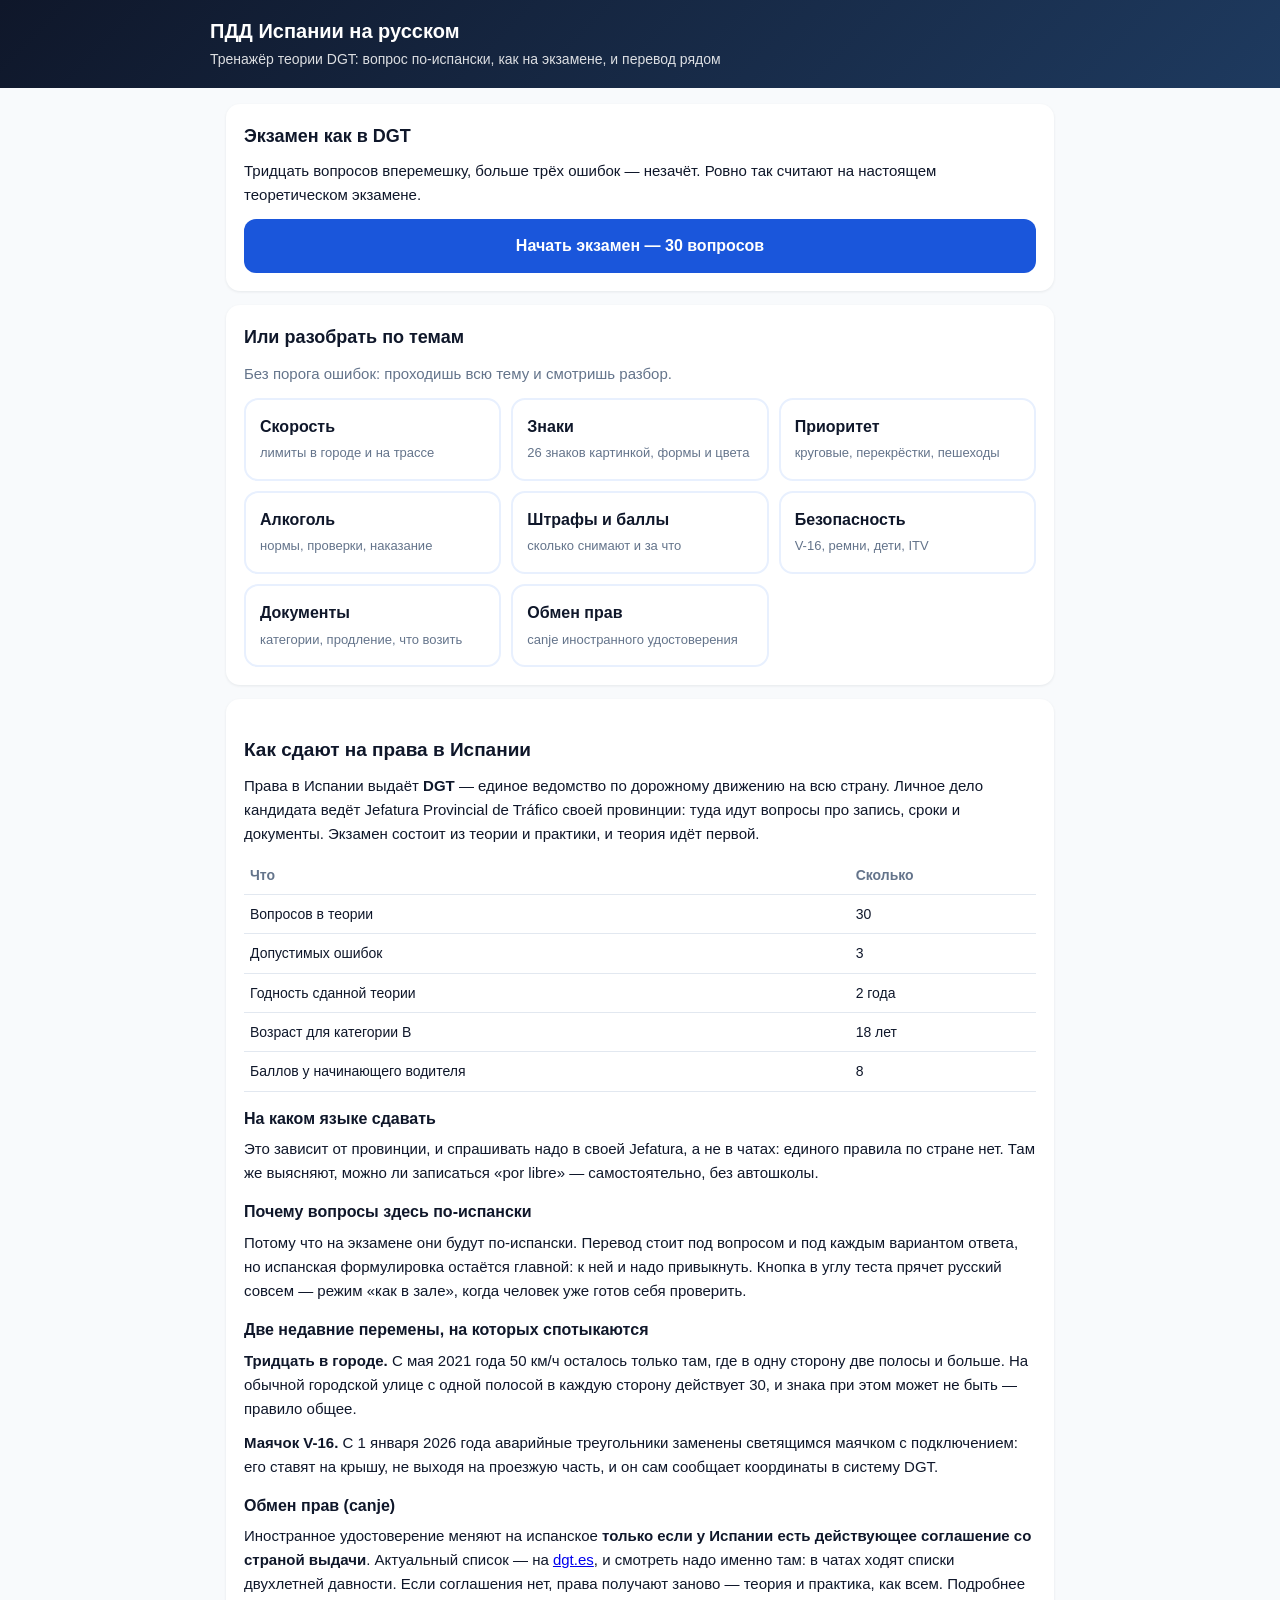
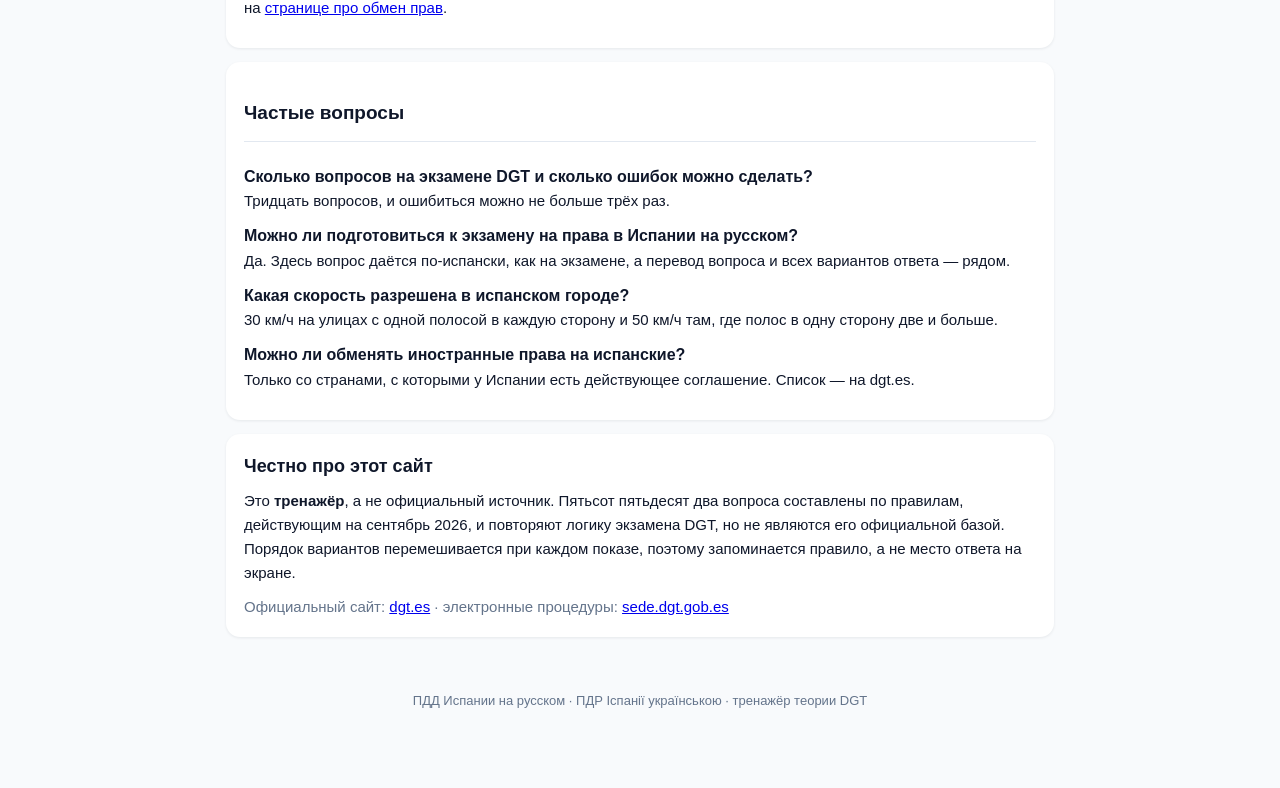
<file: index.html>
<!DOCTYPE html>
<html lang="ru">
<head>
<meta charset="UTF-8">
<meta name="viewport" content="width=device-width, initial-scale=1.0">
<meta http-equiv="Cache-Control" content="no-cache, no-store, must-revalidate">
<meta http-equiv="Pragma" content="no-cache">
<meta http-equiv="Expires" content="0">
<title>ПДД Испании на русском — тест DGT с переводом, знаки, правила, экзамен на права</title>
<meta name="description" content="ПДД Испании на русском языке: бесплатный тест DGT с переводом вопросов и ответов, дорожные знаки, скорость, приоритет, алкоголь, штрафы и баллы, обмен прав (canje). Подготовка к экзамену на права в Испании.">
<meta name="keywords" content="ПДД Испании, тест DGT, ПДД Испании на русском, экзамен на права в Испании, DGT test ruso, обмен прав в Испании, canje permiso, дорожные знаки Испании, ПДР Іспанії, теория на права Испания">
<meta property="og:title" content="ПДД Испании на русском — тест DGT с переводом">
<meta property="og:description" content="Бесплатный тренажёр теории DGT: вопрос по-испански, как на экзамене, и перевод на русский. 30 вопросов, 3 ошибки — как на настоящем экзамене.">
<meta property="og:type" content="website">
<meta name="theme-color" content="#0f172a">
<script async src="https://www.googletagmanager.com/gtag/js?id=G-8PW35WG9M5"></script>
<script>window.dataLayer=window.dataLayer||[];function gtag(){dataLayer.push(arguments);}gtag('js',new Date());gtag('config','G-8PW35WG9M5');</script>
<script async src="https://pagead2.googlesyndication.com/pagead/js/adsbygoogle.js?client=ca-pub-7529900678975882" crossorigin="anonymous"></script>
<link rel="canonical" href="https://braxno-dotcom.github.io/pdd-es/">
<link rel="manifest" href="manifest.json">
<link rel="apple-touch-icon" href="icono-180.png">
<link rel="icon" type="image/svg+xml" href="data:image/svg+xml,<svg xmlns='http://www.w3.org/2000/svg' viewBox='0 0 100 100'><circle cx='50' cy='50' r='48' fill='%230f172a' stroke='%231a56db' stroke-width='4'/><text x='50' y='40' text-anchor='middle' font-size='20' font-weight='bold' fill='%2360a5fa'>DGT</text><text x='50' y='62' text-anchor='middle' font-size='13' fill='white'>España</text><text x='50' y='80' text-anchor='middle' font-size='13' fill='%23f87171'>RU</text></svg>">
<link rel="stylesheet" href="estilo.css?v=20260916c">
<script type="application/ld+json">{"@context":"https://schema.org","@type":"FAQPage","mainEntity":[{"@type":"Question","name":"Сколько вопросов на экзамене DGT в Испании?","acceptedAnswer":{"@type":"Answer","text":"Тридцать вопросов, и ошибиться можно не больше трёх раз."}},{"@type":"Question","name":"Можно ли подготовиться к экзамену на права в Испании на русском языке?","acceptedAnswer":{"@type":"Answer","text":"Да. Этот тренажёр даёт вопрос по-испански, как на экзамене, и перевод вопроса и всех вариантов ответа на русский."}},{"@type":"Question","name":"Какая скорость разрешена в испанском городе?","acceptedAnswer":{"@type":"Answer","text":"30 км/ч на улицах с одной полосой в каждую сторону и 50 км/ч там, где полос в одну сторону две и больше."}},{"@type":"Question","name":"Можно ли обменять иностранные права на испанские?","acceptedAnswer":{"@type":"Answer","text":"Только со странами, с которыми у Испании есть действующее соглашение. Список стран нужно смотреть на dgt.es."}}]}</script>
</head>
<body>

<header>
  <div class="caja">
    <h1>ПДД Испании на русском</h1>
    <p>Тренажёр теории DGT: вопрос по-испански, как на экзамене, и перевод рядом</p>
  </div>
</header>

<main>

  <div class="tarjeta">
    <h2>Экзамен как в DGT</h2>
    <p>Тридцать вопросов вперемешку, больше трёх ошибок — незачёт. Ровно так считают
    на настоящем теоретическом экзамене.</p>
    <p style="margin-top:12px"><a class="boton" href="test.html">Начать экзамен — 30 вопросов</a></p>
  </div>

  <div class="tarjeta">
    <h2>Или разобрать по темам</h2>
    <p class="nota-pie" style="margin-bottom:12px">Без порога ошибок: проходишь всю тему и смотришь разбор.</p>
    <div class="temas">
      <a class="tema" href="velocidad.html"><b>Скорость</b><span>лимиты в городе и на трассе</span></a>
      <a class="tema" href="senales.html"><b>Знаки</b><span>26 знаков картинкой, формы и цвета</span></a>
      <a class="tema" href="prioridad.html"><b>Приоритет</b><span>круговые, перекрёстки, пешеходы</span></a>
      <a class="tema" href="alcohol.html"><b>Алкоголь</b><span>нормы, проверки, наказание</span></a>
      <a class="tema" href="multas.html"><b>Штрафы и баллы</b><span>сколько снимают и за что</span></a>
      <a class="tema" href="seguridad.html"><b>Безопасность</b><span>V-16, ремни, дети, ITV</span></a>
      <a class="tema" href="documentos.html"><b>Документы</b><span>категории, продление, что возить</span></a>
      <a class="tema" href="canje.html"><b>Обмен прав</b><span>canje иностранного удостоверения</span></a>
    </div>
  </div>


  <div class="tarjeta articulo">
    <h2>Как сдают на права в Испании</h2>
    <p>Права в Испании выдаёт <b>DGT</b> — единое ведомство по дорожному движению на всю
    страну. Личное дело кандидата ведёт <span lang="es">Jefatura Provincial de Tráfico</span>
    своей провинции: туда идут вопросы про запись, сроки и документы. Экзамен состоит
    из теории и практики, и теория идёт первой.</p>
    <table>
      <tr><th>Что</th><th>Сколько</th></tr>
      <tr><td>Вопросов в теории</td><td>30</td></tr>
      <tr><td>Допустимых ошибок</td><td>3</td></tr>
      <tr><td>Годность сданной теории</td><td>2 года</td></tr>
      <tr><td>Возраст для категории B</td><td>18 лет</td></tr>
      <tr><td>Баллов у начинающего водителя</td><td>8</td></tr>
    </table>

    <h3>На каком языке сдавать</h3>
    <p>Это зависит от провинции, и спрашивать надо в своей
    <span lang="es">Jefatura</span>, а не в чатах: единого правила по стране нет. Там же
    выясняют, можно ли записаться <span lang="es">«por libre»</span> — самостоятельно,
    без автошколы.</p>

    <h3>Почему вопросы здесь по-испански</h3>
    <p>Потому что на экзамене они будут по-испански. Перевод стоит под вопросом и под каждым
    вариантом ответа, но испанская формулировка остаётся главной: к ней и надо привыкнуть.
    Кнопка в углу теста прячет русский совсем — режим «как в зале», когда человек уже готов
    себя проверить.</p>

    <h3>Две недавние перемены, на которых спотыкаются</h3>
    <p><b>Тридцать в городе.</b> С мая 2021 года 50 км/ч осталось только там, где в одну
    сторону две полосы и больше. На обычной городской улице с одной полосой в каждую
    сторону действует 30, и знака при этом может не быть — правило общее.</p>
    <p><b>Маячок V-16.</b> С 1 января 2026 года аварийные треугольники заменены светящимся
    маячком с подключением: его ставят на крышу, не выходя на проезжую часть, и он сам
    сообщает координаты в систему DGT.</p>

    <h3>Обмен прав (canje)</h3>
    <p>Иностранное удостоверение меняют на испанское <b>только если у Испании есть
    действующее соглашение со страной выдачи</b>. Актуальный список — на
    <a href="https://www.dgt.es" rel="nofollow">dgt.es</a>, и смотреть надо именно там:
    в чатах ходят списки двухлетней давности. Если соглашения нет, права получают заново —
    теория и практика, как всем. Подробнее на <a href="canje.html">странице про обмен прав</a>.</p>
  </div>

  <div class="tarjeta articulo">
    <h2>Частые вопросы</h2>
    <div class="faq">
      <b>Сколько вопросов на экзамене DGT и сколько ошибок можно сделать?</b>
      <p>Тридцать вопросов, и ошибиться можно не больше трёх раз.</p>
      <b>Можно ли подготовиться к экзамену на права в Испании на русском?</b>
      <p>Да. Здесь вопрос даётся по-испански, как на экзамене, а перевод вопроса и всех
      вариантов ответа — рядом.</p>
      <b>Какая скорость разрешена в испанском городе?</b>
      <p>30 км/ч на улицах с одной полосой в каждую сторону и 50 км/ч там, где полос
      в одну сторону две и больше.</p>
      <b>Можно ли обменять иностранные права на испанские?</b>
      <p>Только со странами, с которыми у Испании есть действующее соглашение. Список —
      на dgt.es.</p>
    </div>
  </div>

  <div class="tarjeta">
    <h2>Честно про этот сайт</h2>
    <p>Это <b>тренажёр</b>, а не официальный источник. Пятьсот пятьдесят два вопроса составлены
    по правилам, действующим на сентябрь 2026, и повторяют логику экзамена DGT, но
    не являются его официальной базой. Порядок вариантов перемешивается при каждом показе,
    поэтому запоминается правило, а не место ответа на экране.</p>
    <p class="nota-pie">Официальный сайт: <a href="https://www.dgt.es" rel="nofollow">dgt.es</a> ·
    электронные процедуры: <a href="https://sede.dgt.gob.es" rel="nofollow">sede.dgt.gob.es</a></p>
  </div>

</main>

<footer>
  ПДД Испании на русском · ПДР Іспанії українською · тренажёр теории DGT
</footer>

</body>
</html>
</file>
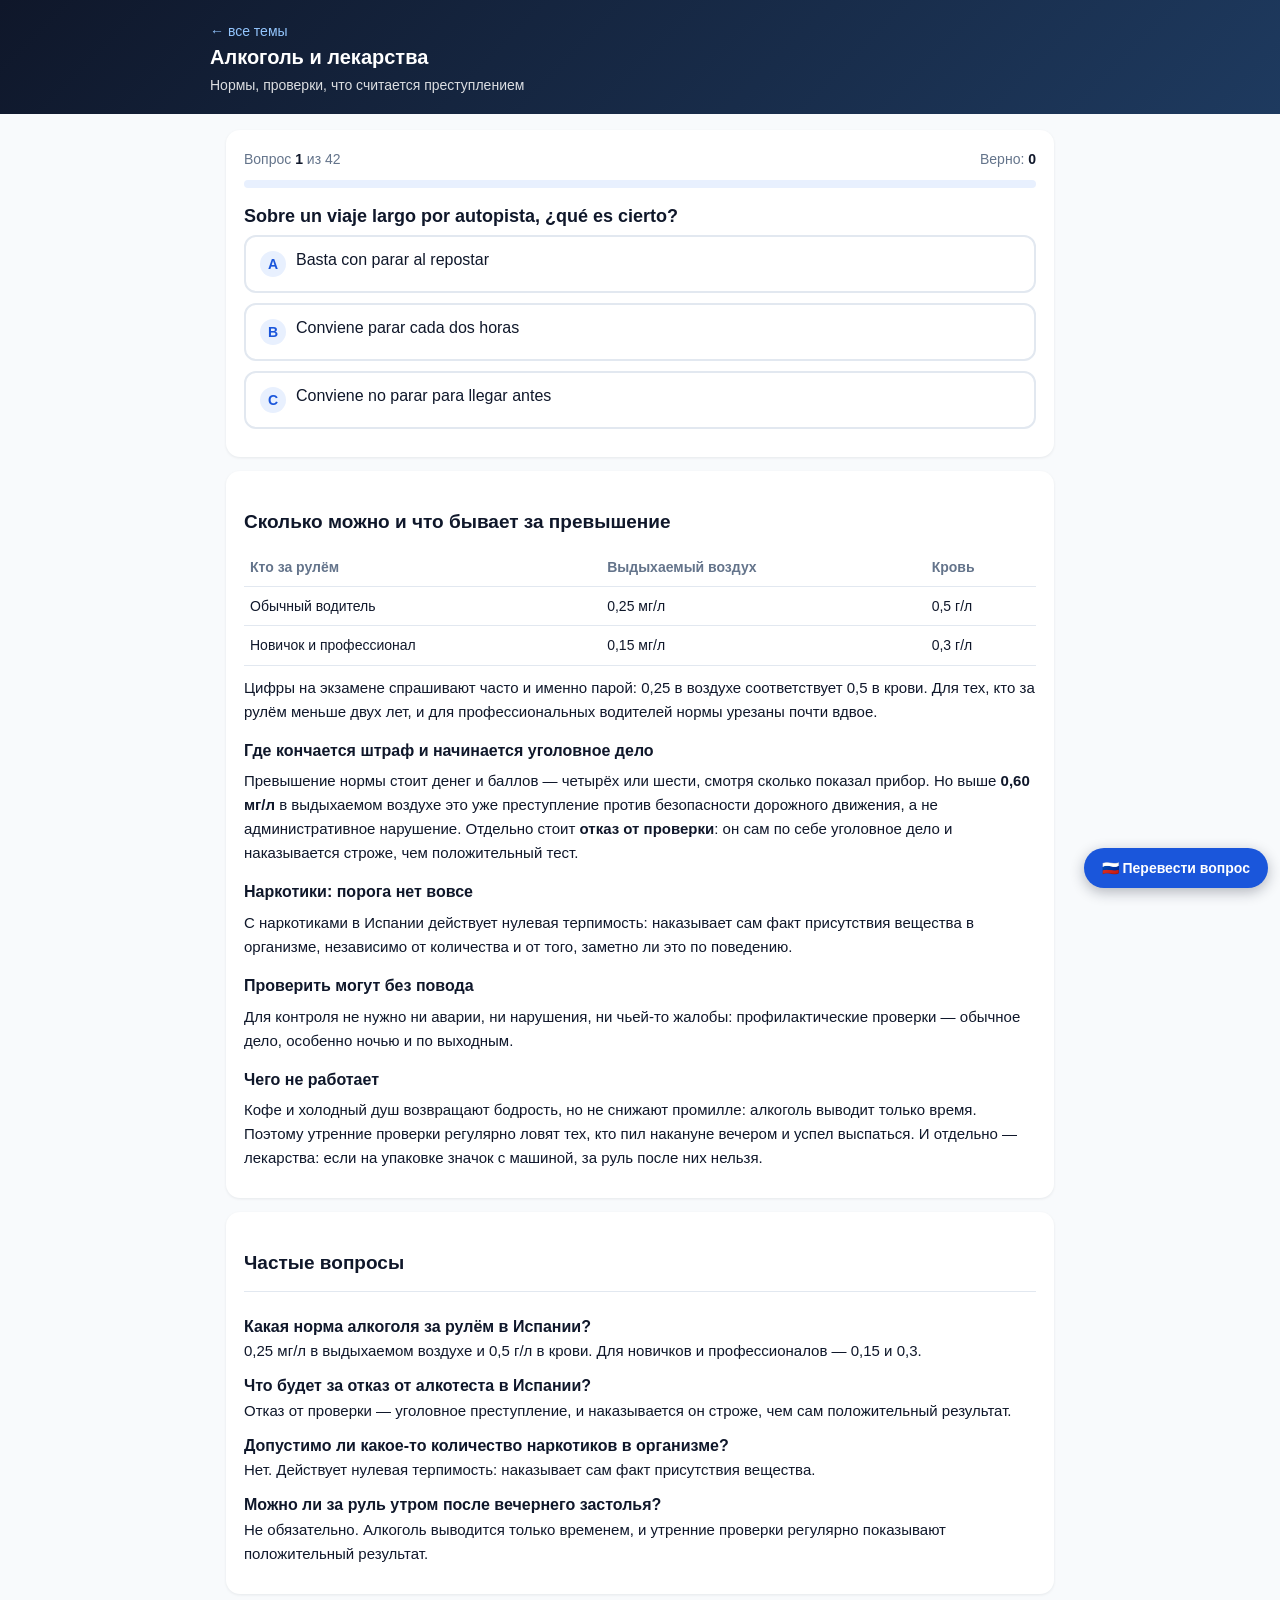
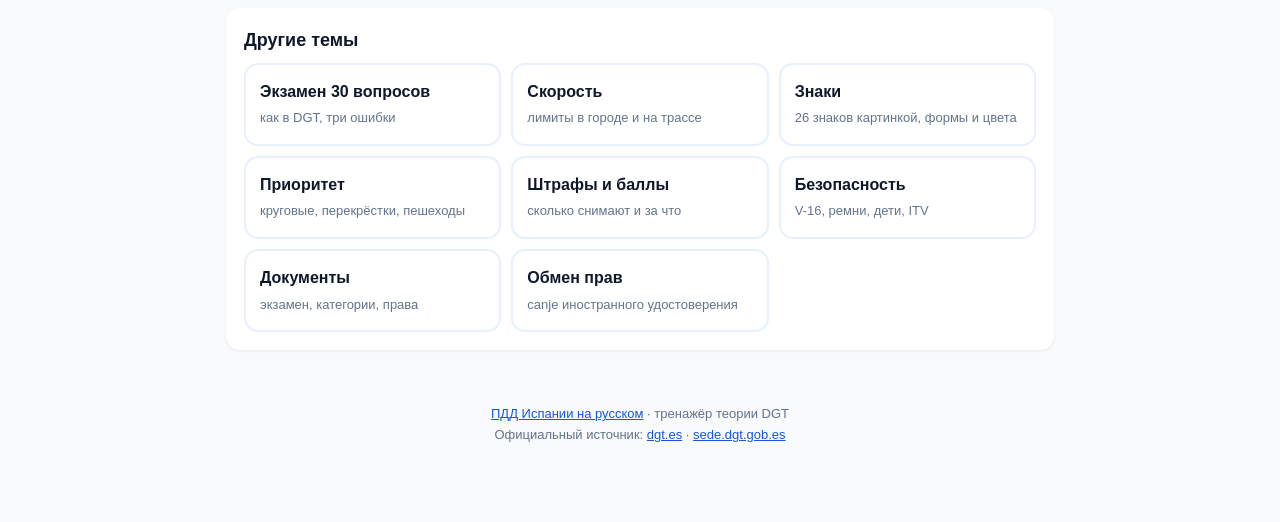
<file: alcohol.html>
<!DOCTYPE html>
<html lang="ru">
<head>
<meta charset="UTF-8">
<meta name="viewport" content="width=device-width, initial-scale=1.0">
<meta http-equiv="Cache-Control" content="no-cache, no-store, must-revalidate">
<meta http-equiv="Pragma" content="no-cache">
<meta http-equiv="Expires" content="0">
<title>Алкоголь за рулём в Испании — нормы 0,25 и 0,15 мг/л, тест на русском</title>
<meta name="description" content="Нормы алкоголя за рулём в Испании: 0,25 мг/л в выдыхаемом воздухе и 0,5 г/л в крови, для новичков и профессионалов 0,15 и 0,3. Наркотики — нулевая терпимость, отказ от проверки — уголовное дело.">
<meta name="keywords" content="алкоголь за рулём Испания, норма алкоголя Испания, tasa de alcohol España, 0,25 mg/l, наркотики за рулём Испания, отказ от алкотеста">
<meta property="og:title" content="Алкоголь за рулём в Испании — нормы 0,25 и 0,15 мг/л, тест на русском">
<meta property="og:description" content="Нормы алкоголя за рулём в Испании: 0,25 мг/л в выдыхаемом воздухе и 0,5 г/л в крови, для новичков и профессионалов 0,15 и 0,3. Наркотики — нулевая терпимость, отказ от проверки — уголовное дело.">
<meta property="og:type" content="article">
<meta name="theme-color" content="#0f172a">
<script async src="https://www.googletagmanager.com/gtag/js?id=G-8PW35WG9M5"></script>
<script>window.dataLayer=window.dataLayer||[];function gtag(){dataLayer.push(arguments);}gtag('js',new Date());gtag('config','G-8PW35WG9M5');</script>
<script async src="https://pagead2.googlesyndication.com/pagead/js/adsbygoogle.js?client=ca-pub-7529900678975882" crossorigin="anonymous"></script>
<link rel="canonical" href="https://braxno-dotcom.github.io/pdd-es/alcohol.html">
<link rel="manifest" href="manifest.json">
<link rel="apple-touch-icon" href="icono-180.png">
<link rel="icon" type="image/svg+xml" href="data:image/svg+xml,<svg xmlns='http://www.w3.org/2000/svg' viewBox='0 0 100 100'><circle cx='50' cy='50' r='48' fill='%230f172a' stroke='%231a56db' stroke-width='4'/><text x='50' y='40' text-anchor='middle' font-size='20' font-weight='bold' fill='%2360a5fa'>DGT</text><text x='50' y='62' text-anchor='middle' font-size='13' fill='white'>España</text><text x='50' y='80' text-anchor='middle' font-size='13' fill='%23f87171'>RU</text></svg>">
<link rel="stylesheet" href="estilo.css?v=20261026a">
<script type="application/ld+json">{"@context":"https://schema.org","@type":"FAQPage","mainEntity":[{"@type":"Question","name":"Какая норма алкоголя за рулём в Испании?","acceptedAnswer":{"@type":"Answer","text":"0,25 мг/л в выдыхаемом воздухе и 0,5 г/л в крови. Для новичков и профессионалов — 0,15 и 0,3."}},{"@type":"Question","name":"Что будет за отказ от алкотеста в Испании?","acceptedAnswer":{"@type":"Answer","text":"Отказ от проверки — уголовное преступление, и наказывается он строже, чем сам положительный результат."}},{"@type":"Question","name":"Допустимо ли какое-то количество наркотиков в организме?","acceptedAnswer":{"@type":"Answer","text":"Нет. Действует нулевая терпимость: наказывает сам факт присутствия вещества."}},{"@type":"Question","name":"Можно ли за руль утром после вечернего застолья?","acceptedAnswer":{"@type":"Answer","text":"Не обязательно. Алкоголь выводится только временем, и утренние проверки регулярно показывают положительный результат."}}]}</script>
</head>
<body>

<header>
  <div class="caja">
    <a class="inicio" href="index.html">← все темы</a>
    <h1>Алкоголь и лекарства</h1>
    <p>Нормы, проверки, что считается преступлением</p>
  </div>
</header>

<main>
  <div class="tarjeta">
    <div class="marcador"><span id="contador"></span><span id="puntos"></span></div>
    <div class="barra"><div id="barra"></div></div>
    <div id="zona"></div>
  </div>

  <div class="tarjeta articulo">
    <h2>Сколько можно и что бывает за превышение</h2>
    <table>
      <tr><th>Кто за рулём</th><th>Выдыхаемый воздух</th><th>Кровь</th></tr>
      <tr><td>Обычный водитель</td><td>0,25 мг/л</td><td>0,5 г/л</td></tr>
      <tr><td>Новичок и профессионал</td><td>0,15 мг/л</td><td>0,3 г/л</td></tr>
    </table>
    <p>Цифры на экзамене спрашивают часто и именно парой: 0,25 в воздухе соответствует
    0,5 в крови. Для тех, кто за рулём меньше двух лет, и для профессиональных водителей
    нормы урезаны почти вдвое.</p>

    <h3>Где кончается штраф и начинается уголовное дело</h3>
    <p>Превышение нормы стоит денег и баллов — четырёх или шести, смотря сколько показал
    прибор. Но выше <b>0,60 мг/л</b> в выдыхаемом воздухе это уже преступление против
    безопасности дорожного движения, а не административное нарушение. Отдельно стоит
    <b>отказ от проверки</b>: он сам по себе уголовное дело и наказывается строже, чем
    положительный тест.</p>

    <h3>Наркотики: порога нет вовсе</h3>
    <p>С наркотиками в Испании действует нулевая терпимость: наказывает сам факт присутствия
    вещества в организме, независимо от количества и от того, заметно ли это по поведению.</p>

    <h3>Проверить могут без повода</h3>
    <p>Для контроля не нужно ни аварии, ни нарушения, ни чьей-то жалобы: профилактические
    проверки — обычное дело, особенно ночью и по выходным.</p>

    <h3>Чего не работает</h3>
    <p>Кофе и холодный душ возвращают бодрость, но не снижают промилле: алкоголь выводит
    только время. Поэтому утренние проверки регулярно ловят тех, кто пил накануне вечером
    и успел выспаться. И отдельно — лекарства: если на упаковке значок с машиной, за руль
    после них нельзя.</p>
  </div>

  <div class="tarjeta articulo">
    <h2>Частые вопросы</h2>
    <div class="faq">
      <b>Какая норма алкоголя за рулём в Испании?</b>
      <p>0,25 мг/л в выдыхаемом воздухе и 0,5 г/л в крови. Для новичков и профессионалов — 0,15 и 0,3.</p>
      <b>Что будет за отказ от алкотеста в Испании?</b>
      <p>Отказ от проверки — уголовное преступление, и наказывается он строже, чем сам положительный результат.</p>
      <b>Допустимо ли какое-то количество наркотиков в организме?</b>
      <p>Нет. Действует нулевая терпимость: наказывает сам факт присутствия вещества.</p>
      <b>Можно ли за руль утром после вечернего застолья?</b>
      <p>Не обязательно. Алкоголь выводится только временем, и утренние проверки регулярно показывают положительный результат.</p>
    </div>
  </div>


  <div class="tarjeta">
    <h2>Другие темы</h2>
    <div class="temas">
      <a class="tema" href="test.html"><b>Экзамен 30 вопросов</b><span>как в DGT, три ошибки</span></a>
      <a class="tema" href="velocidad.html"><b>Скорость</b><span>лимиты в городе и на трассе</span></a>
      <a class="tema" href="senales.html"><b>Знаки</b><span>26 знаков картинкой, формы и цвета</span></a>
      <a class="tema" href="prioridad.html"><b>Приоритет</b><span>круговые, перекрёстки, пешеходы</span></a>
      <a class="tema" href="multas.html"><b>Штрафы и баллы</b><span>сколько снимают и за что</span></a>
      <a class="tema" href="seguridad.html"><b>Безопасность</b><span>V-16, ремни, дети, ITV</span></a>
      <a class="tema" href="documentos.html"><b>Документы</b><span>экзамен, категории, права</span></a>
      <a class="tema" href="canje.html"><b>Обмен прав</b><span>canje иностранного удостоверения</span></a>
    </div>
  </div>
</main>

<footer>
  <a href="index.html">ПДД Испании на русском</a> · тренажёр теории DGT<br>
  Официальный источник: <a href="https://www.dgt.es" rel="nofollow">dgt.es</a> ·
  <a href="https://sede.dgt.gob.es" rel="nofollow">sede.dgt.gob.es</a>
</footer>

<script>window.MODO = {tema: "alcohol", examen: false};</script>

<script src="preguntas.js?v=20261026a"></script>
<script src="preguntas-auto.js?v=20261026a"></script>
<script src="motor.js?v=20261026a"></script>
</body>
</html>
</file>
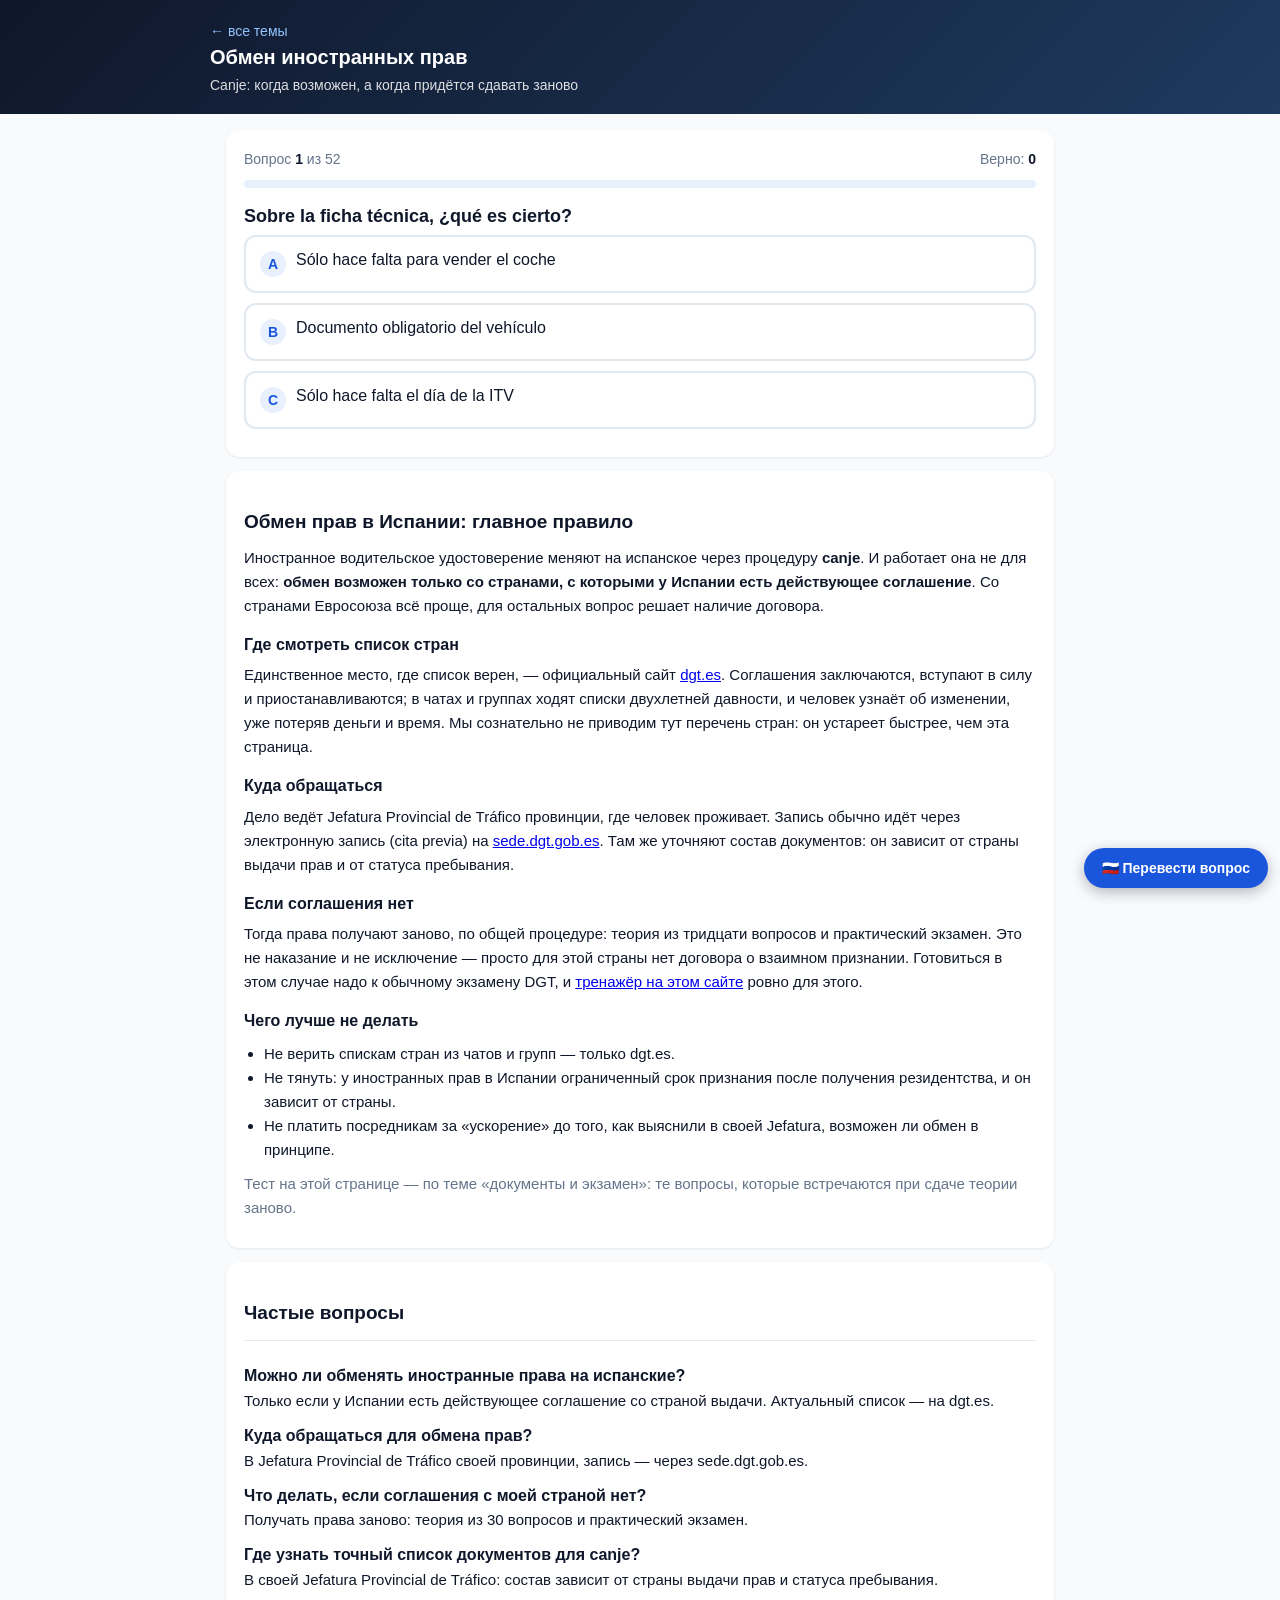
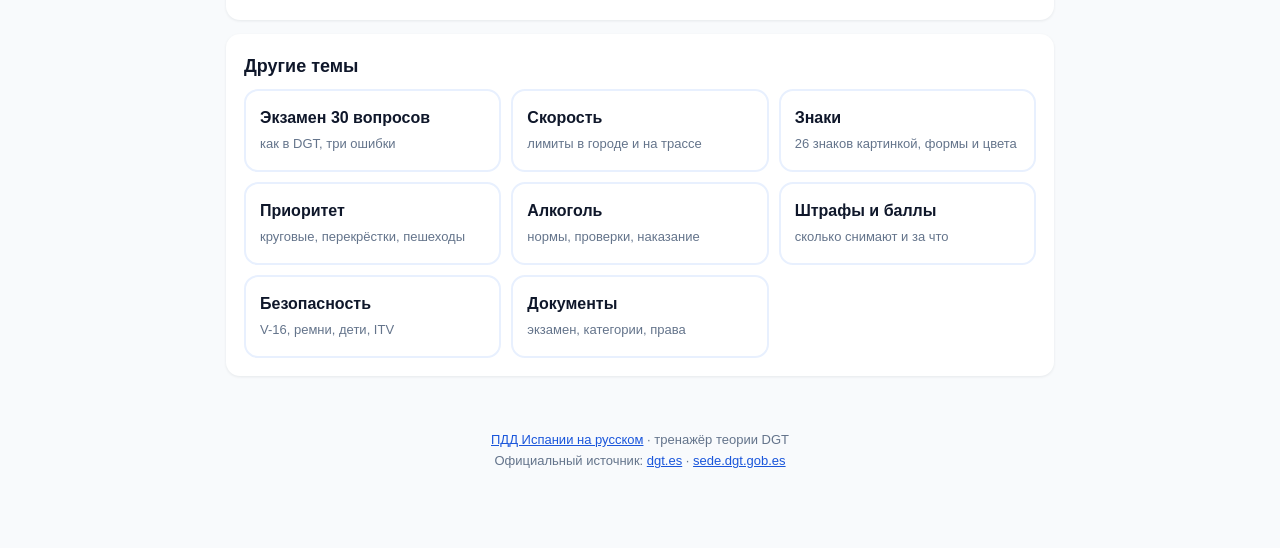
<file: canje.html>
<!DOCTYPE html>
<html lang="ru">
<head>
<meta charset="UTF-8">
<meta name="viewport" content="width=device-width, initial-scale=1.0">
<meta http-equiv="Cache-Control" content="no-cache, no-store, must-revalidate">
<meta http-equiv="Pragma" content="no-cache">
<meta http-equiv="Expires" content="0">
<title>Обмен прав в Испании (canje) — какие страны, куда идти, что нужно</title>
<meta name="description" content="Обмен иностранного водительского удостоверения в Испании на русском: canje возможен только со странами, имеющими соглашение с Испанией. Куда обращаться, что делать, если соглашения нет.">
<meta name="keywords" content="обмен прав в Испании, canje permiso de conducir, обмен водительского удостоверения Испания, украинские права в Испании, российские права в Испании, canje DGT">
<meta property="og:title" content="Обмен прав в Испании (canje) — какие страны, куда идти, что нужно">
<meta property="og:description" content="Обмен иностранного водительского удостоверения в Испании на русском: canje возможен только со странами, имеющими соглашение с Испанией. Куда обращаться, что делать, если соглашения нет.">
<meta property="og:type" content="article">
<meta name="theme-color" content="#0f172a">
<script async src="https://www.googletagmanager.com/gtag/js?id=G-8PW35WG9M5"></script>
<script>window.dataLayer=window.dataLayer||[];function gtag(){dataLayer.push(arguments);}gtag('js',new Date());gtag('config','G-8PW35WG9M5');</script>
<script async src="https://pagead2.googlesyndication.com/pagead/js/adsbygoogle.js?client=ca-pub-7529900678975882" crossorigin="anonymous"></script>
<link rel="canonical" href="https://braxno-dotcom.github.io/pdd-es/canje.html">
<link rel="manifest" href="manifest.json">
<link rel="apple-touch-icon" href="icono-180.png">
<link rel="icon" type="image/svg+xml" href="data:image/svg+xml,<svg xmlns='http://www.w3.org/2000/svg' viewBox='0 0 100 100'><circle cx='50' cy='50' r='48' fill='%230f172a' stroke='%231a56db' stroke-width='4'/><text x='50' y='40' text-anchor='middle' font-size='20' font-weight='bold' fill='%2360a5fa'>DGT</text><text x='50' y='62' text-anchor='middle' font-size='13' fill='white'>España</text><text x='50' y='80' text-anchor='middle' font-size='13' fill='%23f87171'>RU</text></svg>">
<link rel="stylesheet" href="estilo.css?v=20261026a">
<script type="application/ld+json">{"@context":"https://schema.org","@type":"FAQPage","mainEntity":[{"@type":"Question","name":"Можно ли обменять иностранные права на испанские?","acceptedAnswer":{"@type":"Answer","text":"Только если у Испании есть действующее соглашение со страной выдачи. Актуальный список — на dgt.es."}},{"@type":"Question","name":"Куда обращаться для обмена прав?","acceptedAnswer":{"@type":"Answer","text":"В Jefatura Provincial de Tráfico своей провинции, запись — через sede.dgt.gob.es."}},{"@type":"Question","name":"Что делать, если соглашения с моей страной нет?","acceptedAnswer":{"@type":"Answer","text":"Получать права заново: теория из 30 вопросов и практический экзамен."}},{"@type":"Question","name":"Где узнать точный список документов для canje?","acceptedAnswer":{"@type":"Answer","text":"В своей Jefatura Provincial de Tráfico: состав зависит от страны выдачи прав и статуса пребывания."}}]}</script>
</head>
<body>

<header>
  <div class="caja">
    <a class="inicio" href="index.html">← все темы</a>
    <h1>Обмен иностранных прав</h1>
    <p>Canje: когда возможен, а когда придётся сдавать заново</p>
  </div>
</header>

<main>
  <div class="tarjeta">
    <div class="marcador"><span id="contador"></span><span id="puntos"></span></div>
    <div class="barra"><div id="barra"></div></div>
    <div id="zona"></div>
  </div>

  <div class="tarjeta articulo">
    <h2>Обмен прав в Испании: главное правило</h2>
    <p>Иностранное водительское удостоверение меняют на испанское через процедуру
    <span lang="es"><b>canje</b></span>. И работает она не для всех:
    <b>обмен возможен только со странами, с которыми у Испании есть действующее
    соглашение</b>. Со странами Евросоюза всё проще, для остальных вопрос решает наличие
    договора.</p>

    <h3>Где смотреть список стран</h3>
    <p>Единственное место, где список верен, — официальный сайт
    <a href="https://www.dgt.es" rel="nofollow">dgt.es</a>. Соглашения заключаются, вступают
    в силу и приостанавливаются; в чатах и группах ходят списки двухлетней давности,
    и человек узнаёт об изменении, уже потеряв деньги и время. Мы сознательно не приводим
    тут перечень стран: он устареет быстрее, чем эта страница.</p>

    <h3>Куда обращаться</h3>
    <p>Дело ведёт <span lang="es">Jefatura Provincial de Tráfico</span> провинции, где человек
    проживает. Запись обычно идёт через электронную запись
    (<span lang="es">cita previa</span>) на <a href="https://sede.dgt.gob.es" rel="nofollow">sede.dgt.gob.es</a>.
    Там же уточняют состав документов: он зависит от страны выдачи прав и от статуса
    пребывания.</p>

    <h3>Если соглашения нет</h3>
    <p>Тогда права получают заново, по общей процедуре: теория из тридцати вопросов
    и практический экзамен. Это не наказание и не исключение — просто для этой страны
    нет договора о взаимном признании. Готовиться в этом случае надо к обычному экзамену
    DGT, и <a href="test.html">тренажёр на этом сайте</a> ровно для этого.</p>

    <h3>Чего лучше не делать</h3>
    <ul>
      <li>Не верить спискам стран из чатов и групп — только dgt.es.</li>
      <li>Не тянуть: у иностранных прав в Испании ограниченный срок признания после
          получения резидентства, и он зависит от страны.</li>
      <li>Не платить посредникам за «ускорение» до того, как выяснили в своей Jefatura,
          возможен ли обмен в принципе.</li>
    </ul>

    <p class="nota-pie">Тест на этой странице — по теме «документы и экзамен»: те вопросы,
    которые встречаются при сдаче теории заново.</p>
  </div>

  <div class="tarjeta articulo">
    <h2>Частые вопросы</h2>
    <div class="faq">
      <b>Можно ли обменять иностранные права на испанские?</b>
      <p>Только если у Испании есть действующее соглашение со страной выдачи. Актуальный список — на dgt.es.</p>
      <b>Куда обращаться для обмена прав?</b>
      <p>В Jefatura Provincial de Tráfico своей провинции, запись — через sede.dgt.gob.es.</p>
      <b>Что делать, если соглашения с моей страной нет?</b>
      <p>Получать права заново: теория из 30 вопросов и практический экзамен.</p>
      <b>Где узнать точный список документов для canje?</b>
      <p>В своей Jefatura Provincial de Tráfico: состав зависит от страны выдачи прав и статуса пребывания.</p>
    </div>
  </div>


  <div class="tarjeta">
    <h2>Другие темы</h2>
    <div class="temas">
      <a class="tema" href="test.html"><b>Экзамен 30 вопросов</b><span>как в DGT, три ошибки</span></a>
      <a class="tema" href="velocidad.html"><b>Скорость</b><span>лимиты в городе и на трассе</span></a>
      <a class="tema" href="senales.html"><b>Знаки</b><span>26 знаков картинкой, формы и цвета</span></a>
      <a class="tema" href="prioridad.html"><b>Приоритет</b><span>круговые, перекрёстки, пешеходы</span></a>
      <a class="tema" href="alcohol.html"><b>Алкоголь</b><span>нормы, проверки, наказание</span></a>
      <a class="tema" href="multas.html"><b>Штрафы и баллы</b><span>сколько снимают и за что</span></a>
      <a class="tema" href="seguridad.html"><b>Безопасность</b><span>V-16, ремни, дети, ITV</span></a>
      <a class="tema" href="documentos.html"><b>Документы</b><span>экзамен, категории, права</span></a>
    </div>
  </div>
</main>

<footer>
  <a href="index.html">ПДД Испании на русском</a> · тренажёр теории DGT<br>
  Официальный источник: <a href="https://www.dgt.es" rel="nofollow">dgt.es</a> ·
  <a href="https://sede.dgt.gob.es" rel="nofollow">sede.dgt.gob.es</a>
</footer>

<script>window.MODO = {tema: "documentos", examen: false};</script>

<script src="preguntas.js?v=20261026a"></script>
<script src="preguntas-auto.js?v=20261026a"></script>
<script src="motor.js?v=20261026a"></script>
</body>
</html>
</file>
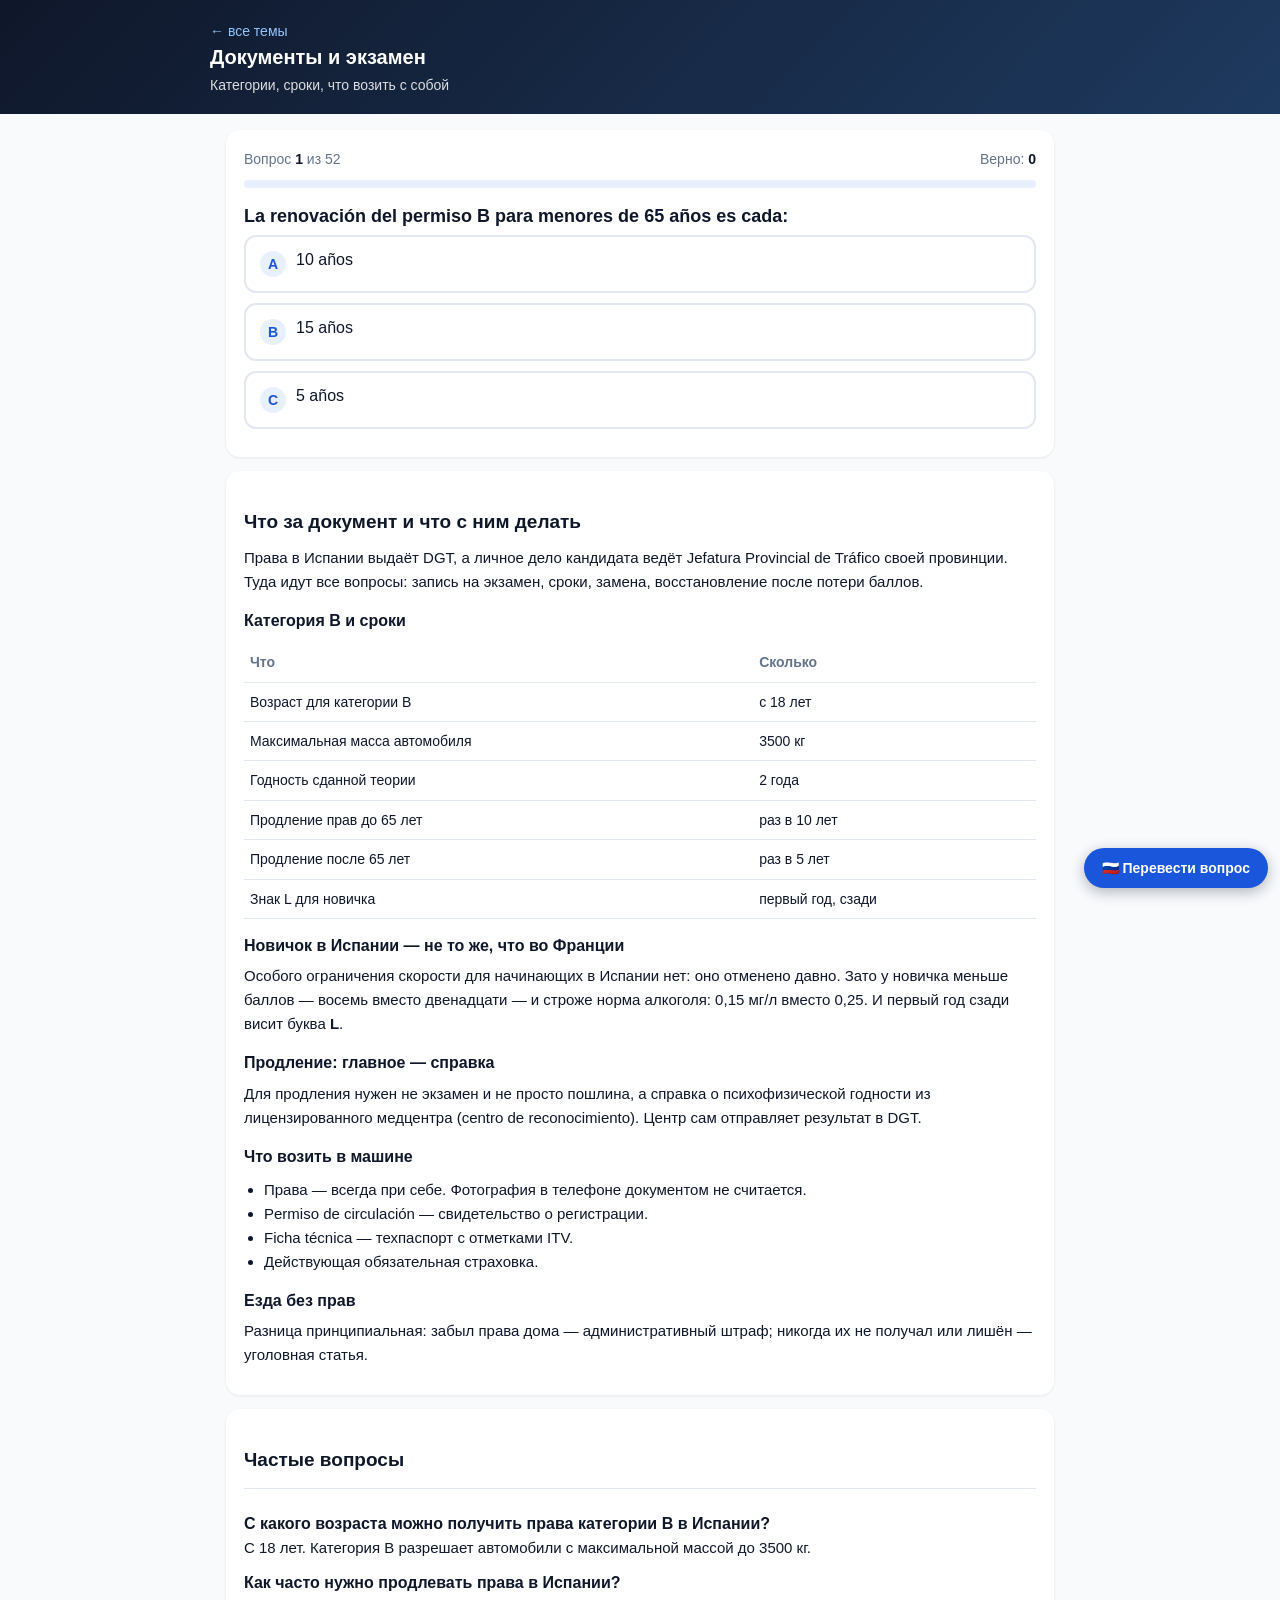
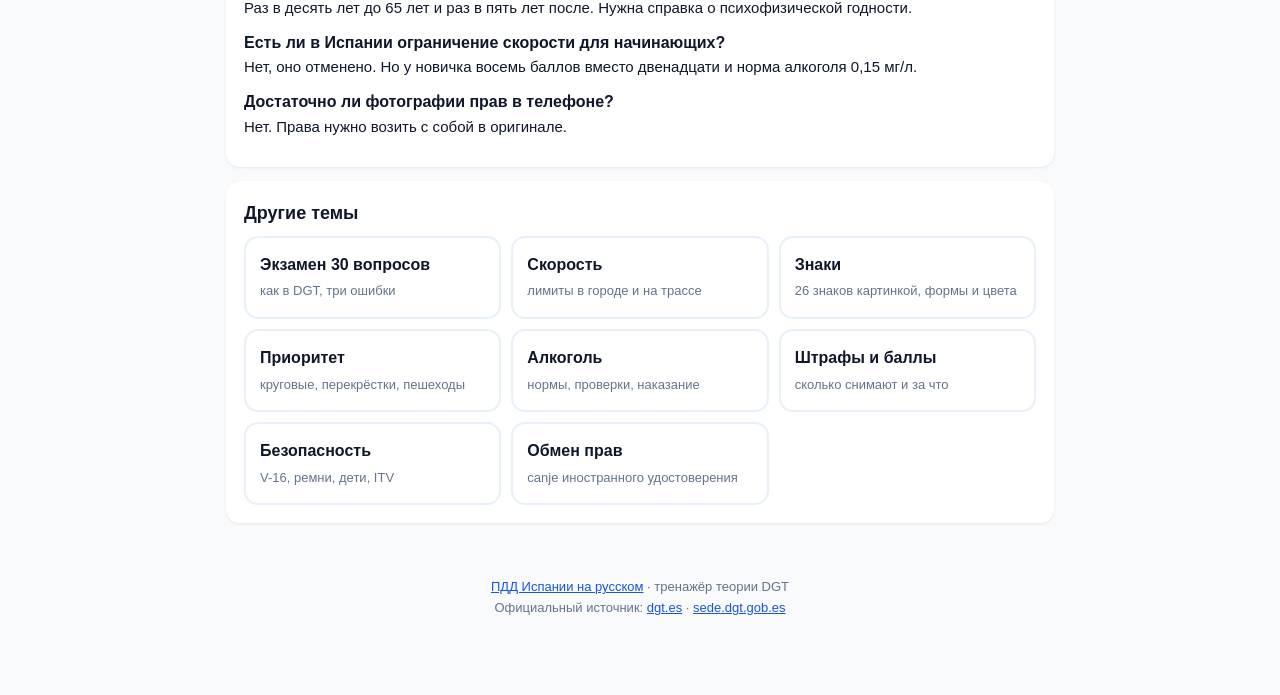
<file: documentos.html>
<!DOCTYPE html>
<html lang="ru">
<head>
<meta charset="UTF-8">
<meta name="viewport" content="width=device-width, initial-scale=1.0">
<meta http-equiv="Cache-Control" content="no-cache, no-store, must-revalidate">
<meta http-equiv="Pragma" content="no-cache">
<meta http-equiv="Expires" content="0">
<title>Права в Испании — категории, продление, документы на машину, тест</title>
<meta name="description" content="Права в Испании на русском: экзамен DGT из 30 вопросов, категория B с 18 лет, продление раз в 10 лет со справкой о годности, знак L первый год, документы на автомобиль.">
<meta name="keywords" content="права в Испании, категория B Испания, продление прав Испания, документы на машину Испания, знак L Испания, permiso de conducir España">
<meta property="og:title" content="Права в Испании — категории, продление, документы на машину, тест">
<meta property="og:description" content="Права в Испании на русском: экзамен DGT из 30 вопросов, категория B с 18 лет, продление раз в 10 лет со справкой о годности, знак L первый год, документы на автомобиль.">
<meta property="og:type" content="article">
<meta name="theme-color" content="#0f172a">
<script async src="https://www.googletagmanager.com/gtag/js?id=G-8PW35WG9M5"></script>
<script>window.dataLayer=window.dataLayer||[];function gtag(){dataLayer.push(arguments);}gtag('js',new Date());gtag('config','G-8PW35WG9M5');</script>
<script async src="https://pagead2.googlesyndication.com/pagead/js/adsbygoogle.js?client=ca-pub-7529900678975882" crossorigin="anonymous"></script>
<link rel="canonical" href="https://braxno-dotcom.github.io/pdd-es/documentos.html">
<link rel="manifest" href="manifest.json">
<link rel="apple-touch-icon" href="icono-180.png">
<link rel="icon" type="image/svg+xml" href="data:image/svg+xml,<svg xmlns='http://www.w3.org/2000/svg' viewBox='0 0 100 100'><circle cx='50' cy='50' r='48' fill='%230f172a' stroke='%231a56db' stroke-width='4'/><text x='50' y='40' text-anchor='middle' font-size='20' font-weight='bold' fill='%2360a5fa'>DGT</text><text x='50' y='62' text-anchor='middle' font-size='13' fill='white'>España</text><text x='50' y='80' text-anchor='middle' font-size='13' fill='%23f87171'>RU</text></svg>">
<link rel="stylesheet" href="estilo.css?v=20261026a">
<script type="application/ld+json">{"@context":"https://schema.org","@type":"FAQPage","mainEntity":[{"@type":"Question","name":"С какого возраста можно получить права категории B в Испании?","acceptedAnswer":{"@type":"Answer","text":"С 18 лет. Категория B разрешает автомобили с максимальной массой до 3500 кг."}},{"@type":"Question","name":"Как часто нужно продлевать права в Испании?","acceptedAnswer":{"@type":"Answer","text":"Раз в десять лет до 65 лет и раз в пять лет после. Нужна справка о психофизической годности."}},{"@type":"Question","name":"Есть ли в Испании ограничение скорости для начинающих?","acceptedAnswer":{"@type":"Answer","text":"Нет, оно отменено. Но у новичка восемь баллов вместо двенадцати и норма алкоголя 0,15 мг/л."}},{"@type":"Question","name":"Достаточно ли фотографии прав в телефоне?","acceptedAnswer":{"@type":"Answer","text":"Нет. Права нужно возить с собой в оригинале."}}]}</script>
</head>
<body>

<header>
  <div class="caja">
    <a class="inicio" href="index.html">← все темы</a>
    <h1>Документы и экзамен</h1>
    <p>Категории, сроки, что возить с собой</p>
  </div>
</header>

<main>
  <div class="tarjeta">
    <div class="marcador"><span id="contador"></span><span id="puntos"></span></div>
    <div class="barra"><div id="barra"></div></div>
    <div id="zona"></div>
  </div>

  <div class="tarjeta articulo">
    <h2>Что за документ и что с ним делать</h2>
    <p>Права в Испании выдаёт DGT, а личное дело кандидата ведёт
    <span lang="es">Jefatura Provincial de Tráfico</span> своей провинции. Туда идут все
    вопросы: запись на экзамен, сроки, замена, восстановление после потери баллов.</p>

    <h3>Категория B и сроки</h3>
    <table>
      <tr><th>Что</th><th>Сколько</th></tr>
      <tr><td>Возраст для категории B</td><td>с 18 лет</td></tr>
      <tr><td>Максимальная масса автомобиля</td><td>3500 кг</td></tr>
      <tr><td>Годность сданной теории</td><td>2 года</td></tr>
      <tr><td>Продление прав до 65 лет</td><td>раз в 10 лет</td></tr>
      <tr><td>Продление после 65 лет</td><td>раз в 5 лет</td></tr>
      <tr><td>Знак L для новичка</td><td>первый год, сзади</td></tr>
    </table>

    <h3>Новичок в Испании — не то же, что во Франции</h3>
    <p>Особого ограничения скорости для начинающих в Испании нет: оно отменено давно.
    Зато у новичка меньше баллов — восемь вместо двенадцати — и строже норма алкоголя:
    0,15 мг/л вместо 0,25. И первый год сзади висит буква <b>L</b>.</p>

    <h3>Продление: главное — справка</h3>
    <p>Для продления нужен не экзамен и не просто пошлина, а справка о психофизической
    годности из лицензированного медцентра
    (<span lang="es">centro de reconocimiento</span>). Центр сам отправляет результат в DGT.</p>

    <h3>Что возить в машине</h3>
    <ul>
      <li>Права — всегда при себе. Фотография в телефоне документом не считается.</li>
      <li><span lang="es">Permiso de circulación</span> — свидетельство о регистрации.</li>
      <li><span lang="es">Ficha técnica</span> — техпаспорт с отметками ITV.</li>
      <li>Действующая обязательная страховка.</li>
    </ul>

    <h3>Езда без прав</h3>
    <p>Разница принципиальная: забыл права дома — административный штраф; никогда их
    не получал или лишён — уголовная статья.</p>
  </div>

  <div class="tarjeta articulo">
    <h2>Частые вопросы</h2>
    <div class="faq">
      <b>С какого возраста можно получить права категории B в Испании?</b>
      <p>С 18 лет. Категория B разрешает автомобили с максимальной массой до 3500 кг.</p>
      <b>Как часто нужно продлевать права в Испании?</b>
      <p>Раз в десять лет до 65 лет и раз в пять лет после. Нужна справка о психофизической годности.</p>
      <b>Есть ли в Испании ограничение скорости для начинающих?</b>
      <p>Нет, оно отменено. Но у новичка восемь баллов вместо двенадцати и норма алкоголя 0,15 мг/л.</p>
      <b>Достаточно ли фотографии прав в телефоне?</b>
      <p>Нет. Права нужно возить с собой в оригинале.</p>
    </div>
  </div>


  <div class="tarjeta">
    <h2>Другие темы</h2>
    <div class="temas">
      <a class="tema" href="test.html"><b>Экзамен 30 вопросов</b><span>как в DGT, три ошибки</span></a>
      <a class="tema" href="velocidad.html"><b>Скорость</b><span>лимиты в городе и на трассе</span></a>
      <a class="tema" href="senales.html"><b>Знаки</b><span>26 знаков картинкой, формы и цвета</span></a>
      <a class="tema" href="prioridad.html"><b>Приоритет</b><span>круговые, перекрёстки, пешеходы</span></a>
      <a class="tema" href="alcohol.html"><b>Алкоголь</b><span>нормы, проверки, наказание</span></a>
      <a class="tema" href="multas.html"><b>Штрафы и баллы</b><span>сколько снимают и за что</span></a>
      <a class="tema" href="seguridad.html"><b>Безопасность</b><span>V-16, ремни, дети, ITV</span></a>
      <a class="tema" href="canje.html"><b>Обмен прав</b><span>canje иностранного удостоверения</span></a>
    </div>
  </div>
</main>

<footer>
  <a href="index.html">ПДД Испании на русском</a> · тренажёр теории DGT<br>
  Официальный источник: <a href="https://www.dgt.es" rel="nofollow">dgt.es</a> ·
  <a href="https://sede.dgt.gob.es" rel="nofollow">sede.dgt.gob.es</a>
</footer>

<script>window.MODO = {tema: "documentos", examen: false};</script>

<script src="preguntas.js?v=20261026a"></script>
<script src="preguntas-auto.js?v=20261026a"></script>
<script src="motor.js?v=20261026a"></script>
</body>
</html>
</file>
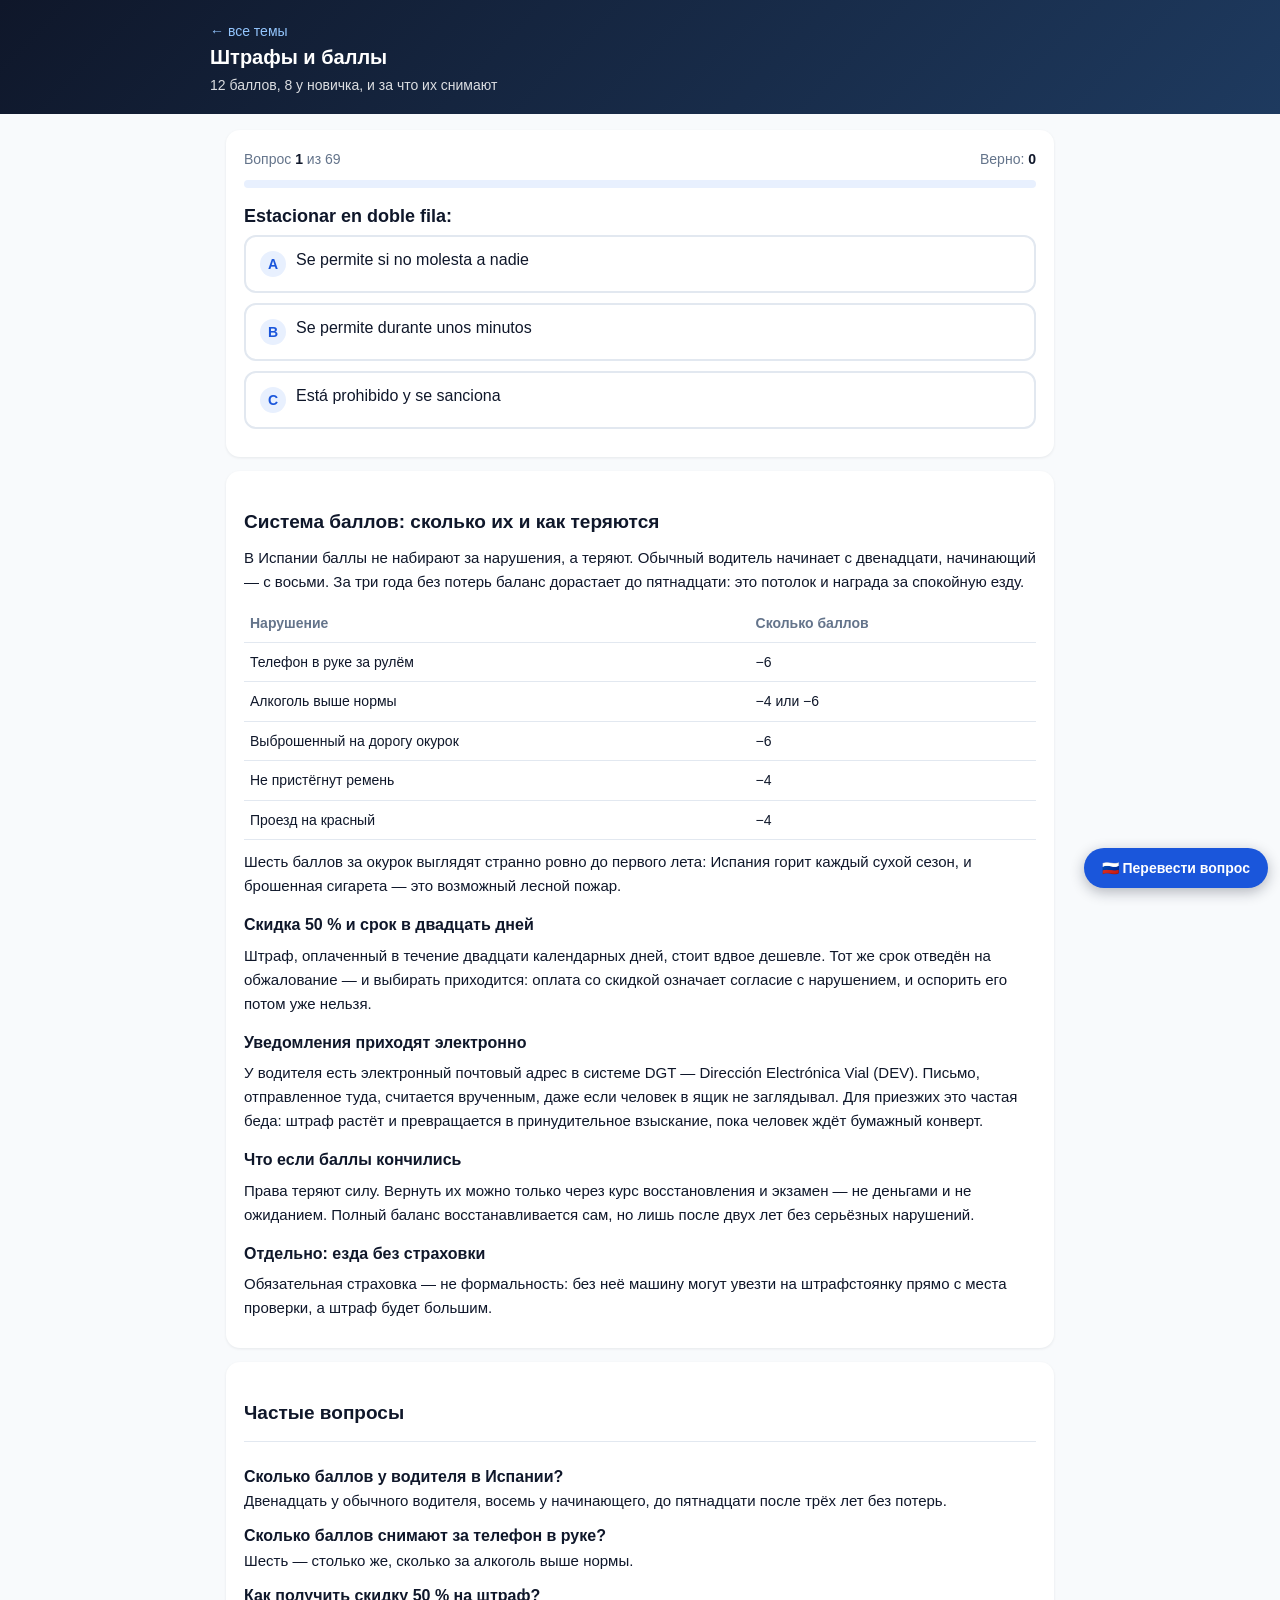
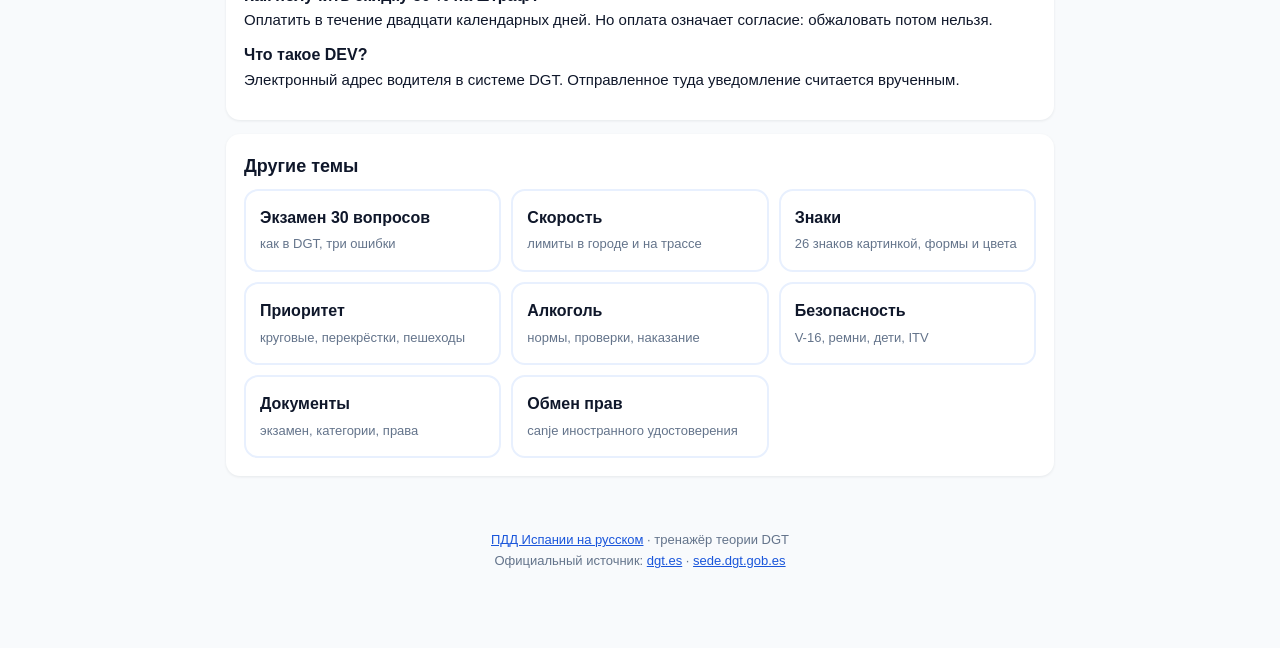
<file: multas.html>
<!DOCTYPE html>
<html lang="ru">
<head>
<meta charset="UTF-8">
<meta name="viewport" content="width=device-width, initial-scale=1.0">
<meta http-equiv="Cache-Control" content="no-cache, no-store, must-revalidate">
<meta http-equiv="Pragma" content="no-cache">
<meta http-equiv="Expires" content="0">
<title>Штрафы и баллы в Испании — система puntos, скидка 50 %, тест на русском</title>
<meta name="description" content="Система баллов в Испании на русском: 12 баллов у обычного водителя, 8 у начинающего, 15 после трёх лет без нарушений. Телефон в руке — минус 6. Скидка 50 % при оплате в 20 дней.">
<meta name="keywords" content="штрафы Испания, permiso por puntos, баллы за нарушения Испания, скидка 50 процентов штраф Испания, DEV уведомления, потеря баллов">
<meta property="og:title" content="Штрафы и баллы в Испании — система puntos, скидка 50 %, тест на русском">
<meta property="og:description" content="Система баллов в Испании на русском: 12 баллов у обычного водителя, 8 у начинающего, 15 после трёх лет без нарушений. Телефон в руке — минус 6. Скидка 50 % при оплате в 20 дней.">
<meta property="og:type" content="article">
<meta name="theme-color" content="#0f172a">
<script async src="https://www.googletagmanager.com/gtag/js?id=G-8PW35WG9M5"></script>
<script>window.dataLayer=window.dataLayer||[];function gtag(){dataLayer.push(arguments);}gtag('js',new Date());gtag('config','G-8PW35WG9M5');</script>
<script async src="https://pagead2.googlesyndication.com/pagead/js/adsbygoogle.js?client=ca-pub-7529900678975882" crossorigin="anonymous"></script>
<link rel="canonical" href="https://braxno-dotcom.github.io/pdd-es/multas.html">
<link rel="manifest" href="manifest.json">
<link rel="apple-touch-icon" href="icono-180.png">
<link rel="icon" type="image/svg+xml" href="data:image/svg+xml,<svg xmlns='http://www.w3.org/2000/svg' viewBox='0 0 100 100'><circle cx='50' cy='50' r='48' fill='%230f172a' stroke='%231a56db' stroke-width='4'/><text x='50' y='40' text-anchor='middle' font-size='20' font-weight='bold' fill='%2360a5fa'>DGT</text><text x='50' y='62' text-anchor='middle' font-size='13' fill='white'>España</text><text x='50' y='80' text-anchor='middle' font-size='13' fill='%23f87171'>RU</text></svg>">
<link rel="stylesheet" href="estilo.css?v=20261026a">
<script type="application/ld+json">{"@context":"https://schema.org","@type":"FAQPage","mainEntity":[{"@type":"Question","name":"Сколько баллов у водителя в Испании?","acceptedAnswer":{"@type":"Answer","text":"Двенадцать у обычного водителя, восемь у начинающего, до пятнадцати после трёх лет без потерь."}},{"@type":"Question","name":"Сколько баллов снимают за телефон в руке?","acceptedAnswer":{"@type":"Answer","text":"Шесть — столько же, сколько за алкоголь выше нормы."}},{"@type":"Question","name":"Как получить скидку 50 % на штраф?","acceptedAnswer":{"@type":"Answer","text":"Оплатить в течение двадцати календарных дней. Но оплата означает согласие: обжаловать потом нельзя."}},{"@type":"Question","name":"Что такое DEV?","acceptedAnswer":{"@type":"Answer","text":"Электронный адрес водителя в системе DGT. Отправленное туда уведомление считается врученным."}}]}</script>
</head>
<body>

<header>
  <div class="caja">
    <a class="inicio" href="index.html">← все темы</a>
    <h1>Штрафы и баллы</h1>
    <p>12 баллов, 8 у новичка, и за что их снимают</p>
  </div>
</header>

<main>
  <div class="tarjeta">
    <div class="marcador"><span id="contador"></span><span id="puntos"></span></div>
    <div class="barra"><div id="barra"></div></div>
    <div id="zona"></div>
  </div>

  <div class="tarjeta articulo">
    <h2>Система баллов: сколько их и как теряются</h2>
    <p>В Испании баллы не набирают за нарушения, а теряют. Обычный водитель начинает
    с двенадцати, начинающий — с восьми. За три года без потерь баланс дорастает
    до пятнадцати: это потолок и награда за спокойную езду.</p>
    <table>
      <tr><th>Нарушение</th><th>Сколько баллов</th></tr>
      <tr><td>Телефон в руке за рулём</td><td>−6</td></tr>
      <tr><td>Алкоголь выше нормы</td><td>−4 или −6</td></tr>
      <tr><td>Выброшенный на дорогу окурок</td><td>−6</td></tr>
      <tr><td>Не пристёгнут ремень</td><td>−4</td></tr>
      <tr><td>Проезд на красный</td><td>−4</td></tr>
    </table>
    <p>Шесть баллов за окурок выглядят странно ровно до первого лета: Испания горит каждый
    сухой сезон, и брошенная сигарета — это возможный лесной пожар.</p>

    <h3>Скидка 50 % и срок в двадцать дней</h3>
    <p>Штраф, оплаченный в течение двадцати календарных дней, стоит вдвое дешевле. Тот же
    срок отведён на обжалование — и выбирать приходится: оплата со скидкой означает
    согласие с нарушением, и оспорить его потом уже нельзя.</p>

    <h3>Уведомления приходят электронно</h3>
    <p>У водителя есть электронный почтовый адрес в системе DGT —
    <span lang="es">Dirección Electrónica Vial (DEV)</span>. Письмо, отправленное туда,
    считается врученным, даже если человек в ящик не заглядывал. Для приезжих это частая
    беда: штраф растёт и превращается в принудительное взыскание, пока человек ждёт
    бумажный конверт.</p>

    <h3>Что если баллы кончились</h3>
    <p>Права теряют силу. Вернуть их можно только через курс восстановления и экзамен —
    не деньгами и не ожиданием. Полный баланс восстанавливается сам, но лишь после двух
    лет без серьёзных нарушений.</p>

    <h3>Отдельно: езда без страховки</h3>
    <p>Обязательная страховка — не формальность: без неё машину могут увезти на штрафстоянку
    прямо с места проверки, а штраф будет большим.</p>
  </div>

  <div class="tarjeta articulo">
    <h2>Частые вопросы</h2>
    <div class="faq">
      <b>Сколько баллов у водителя в Испании?</b>
      <p>Двенадцать у обычного водителя, восемь у начинающего, до пятнадцати после трёх лет без потерь.</p>
      <b>Сколько баллов снимают за телефон в руке?</b>
      <p>Шесть — столько же, сколько за алкоголь выше нормы.</p>
      <b>Как получить скидку 50 % на штраф?</b>
      <p>Оплатить в течение двадцати календарных дней. Но оплата означает согласие: обжаловать потом нельзя.</p>
      <b>Что такое DEV?</b>
      <p>Электронный адрес водителя в системе DGT. Отправленное туда уведомление считается врученным.</p>
    </div>
  </div>


  <div class="tarjeta">
    <h2>Другие темы</h2>
    <div class="temas">
      <a class="tema" href="test.html"><b>Экзамен 30 вопросов</b><span>как в DGT, три ошибки</span></a>
      <a class="tema" href="velocidad.html"><b>Скорость</b><span>лимиты в городе и на трассе</span></a>
      <a class="tema" href="senales.html"><b>Знаки</b><span>26 знаков картинкой, формы и цвета</span></a>
      <a class="tema" href="prioridad.html"><b>Приоритет</b><span>круговые, перекрёстки, пешеходы</span></a>
      <a class="tema" href="alcohol.html"><b>Алкоголь</b><span>нормы, проверки, наказание</span></a>
      <a class="tema" href="seguridad.html"><b>Безопасность</b><span>V-16, ремни, дети, ITV</span></a>
      <a class="tema" href="documentos.html"><b>Документы</b><span>экзамен, категории, права</span></a>
      <a class="tema" href="canje.html"><b>Обмен прав</b><span>canje иностранного удостоверения</span></a>
    </div>
  </div>
</main>

<footer>
  <a href="index.html">ПДД Испании на русском</a> · тренажёр теории DGT<br>
  Официальный источник: <a href="https://www.dgt.es" rel="nofollow">dgt.es</a> ·
  <a href="https://sede.dgt.gob.es" rel="nofollow">sede.dgt.gob.es</a>
</footer>

<script>window.MODO = {tema: "multas", examen: false};</script>

<script src="preguntas.js?v=20261026a"></script>
<script src="preguntas-auto.js?v=20261026a"></script>
<script src="motor.js?v=20261026a"></script>
</body>
</html>
</file>
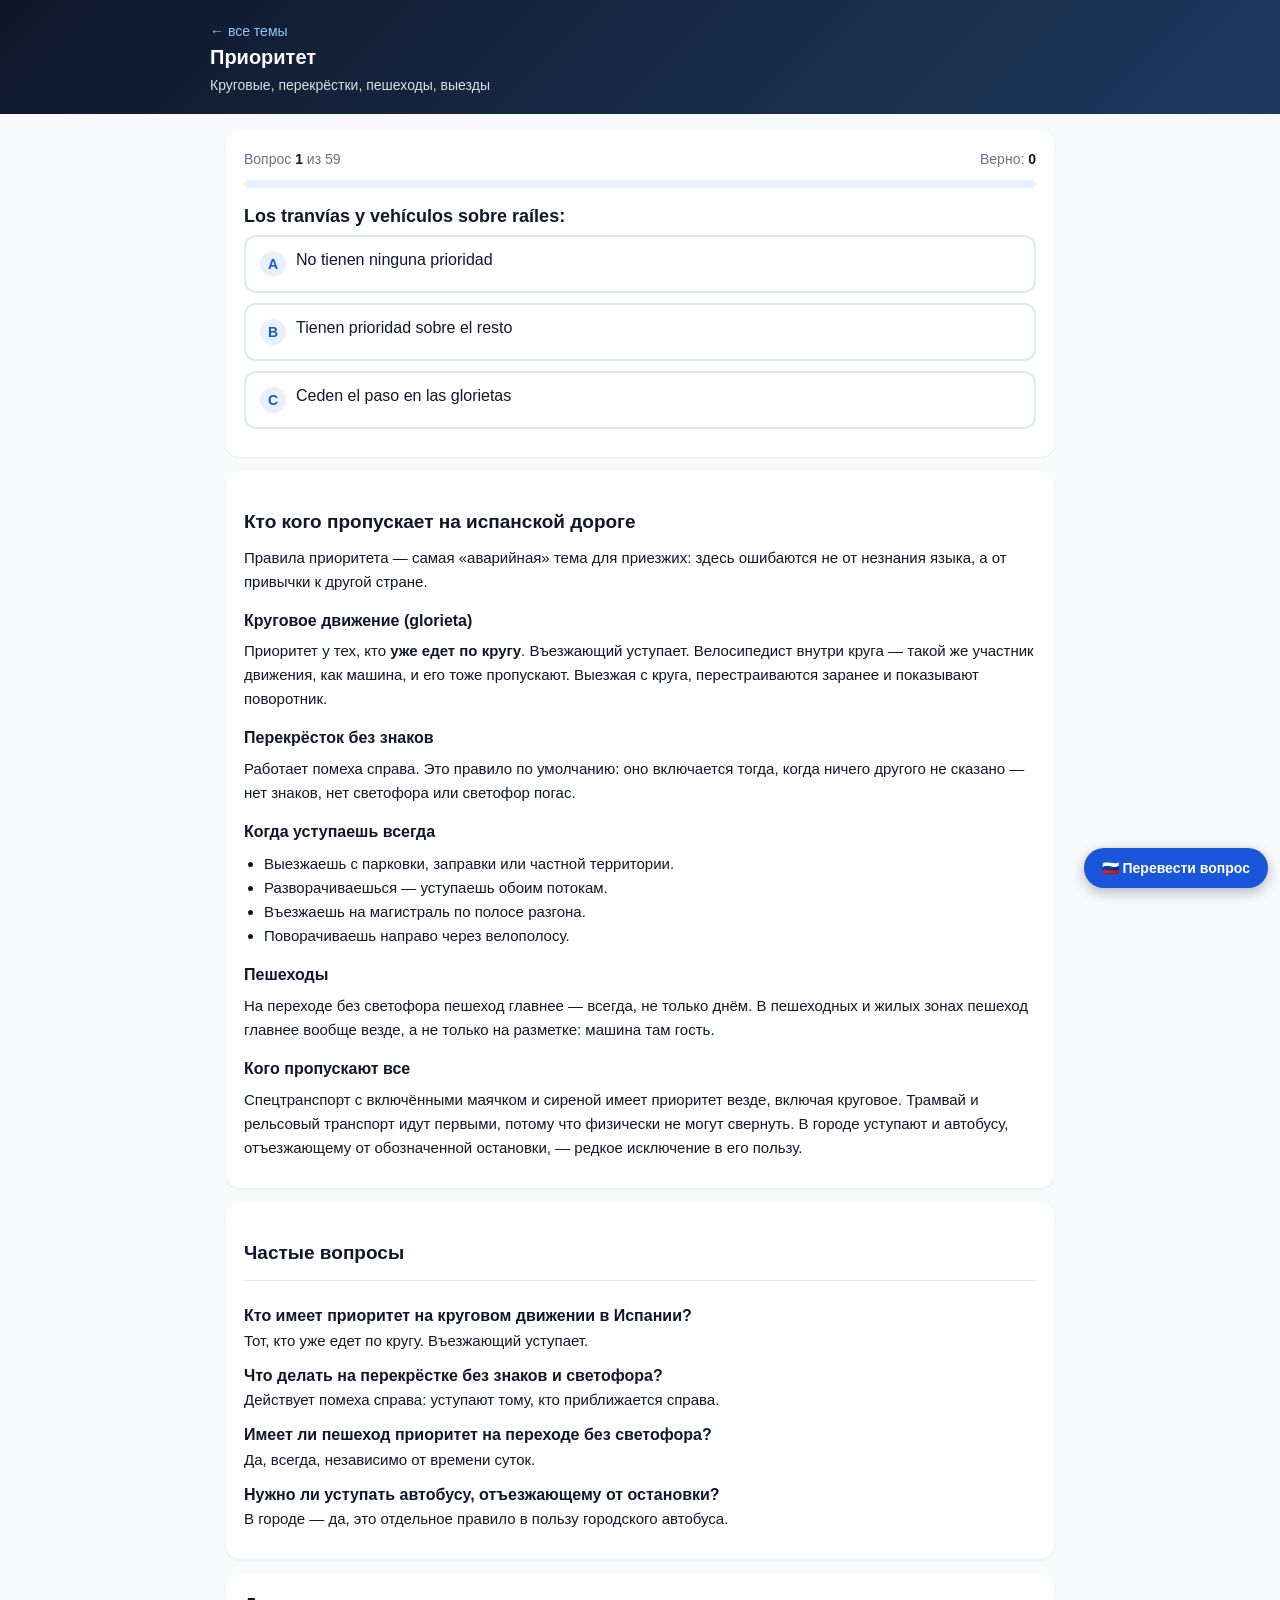
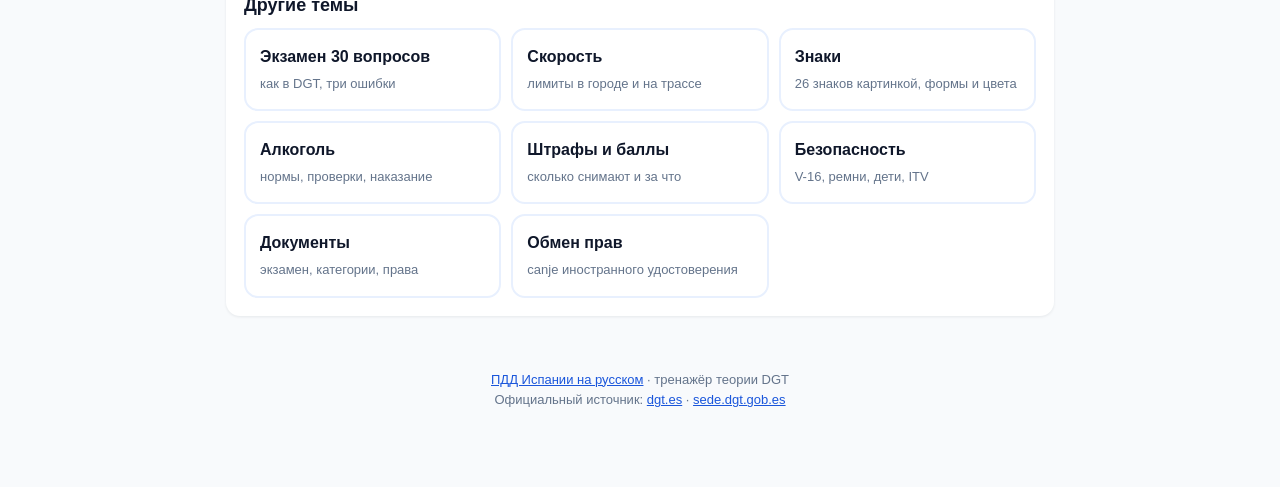
<file: prioridad.html>
<!DOCTYPE html>
<html lang="ru">
<head>
<meta charset="UTF-8">
<meta name="viewport" content="width=device-width, initial-scale=1.0">
<meta http-equiv="Cache-Control" content="no-cache, no-store, must-revalidate">
<meta http-equiv="Pragma" content="no-cache">
<meta http-equiv="Expires" content="0">
<title>Приоритет и круговое движение в Испании — правила и тест на русском</title>
<meta name="description" content="Правила приоритета в Испании на русском: круговое движение (glorieta), помеха справа, пешеходные переходы, выезд с парковки, полоса разгона, трамваи и спецтранспорт. Тест с переводом.">
<meta name="keywords" content="приоритет Испания, круговое движение Испания, glorieta prioridad, помеха справа Испания, пешеходный переход Испания">
<meta property="og:title" content="Приоритет и круговое движение в Испании — правила и тест на русском">
<meta property="og:description" content="Правила приоритета в Испании на русском: круговое движение (glorieta), помеха справа, пешеходные переходы, выезд с парковки, полоса разгона, трамваи и спецтранспорт. Тест с переводом.">
<meta property="og:type" content="article">
<meta name="theme-color" content="#0f172a">
<script async src="https://www.googletagmanager.com/gtag/js?id=G-8PW35WG9M5"></script>
<script>window.dataLayer=window.dataLayer||[];function gtag(){dataLayer.push(arguments);}gtag('js',new Date());gtag('config','G-8PW35WG9M5');</script>
<script async src="https://pagead2.googlesyndication.com/pagead/js/adsbygoogle.js?client=ca-pub-7529900678975882" crossorigin="anonymous"></script>
<link rel="canonical" href="https://braxno-dotcom.github.io/pdd-es/prioridad.html">
<link rel="manifest" href="manifest.json">
<link rel="apple-touch-icon" href="icono-180.png">
<link rel="icon" type="image/svg+xml" href="data:image/svg+xml,<svg xmlns='http://www.w3.org/2000/svg' viewBox='0 0 100 100'><circle cx='50' cy='50' r='48' fill='%230f172a' stroke='%231a56db' stroke-width='4'/><text x='50' y='40' text-anchor='middle' font-size='20' font-weight='bold' fill='%2360a5fa'>DGT</text><text x='50' y='62' text-anchor='middle' font-size='13' fill='white'>España</text><text x='50' y='80' text-anchor='middle' font-size='13' fill='%23f87171'>RU</text></svg>">
<link rel="stylesheet" href="estilo.css?v=20261026a">
<script type="application/ld+json">{"@context":"https://schema.org","@type":"FAQPage","mainEntity":[{"@type":"Question","name":"Кто имеет приоритет на круговом движении в Испании?","acceptedAnswer":{"@type":"Answer","text":"Тот, кто уже едет по кругу. Въезжающий уступает."}},{"@type":"Question","name":"Что делать на перекрёстке без знаков и светофора?","acceptedAnswer":{"@type":"Answer","text":"Действует помеха справа: уступают тому, кто приближается справа."}},{"@type":"Question","name":"Имеет ли пешеход приоритет на переходе без светофора?","acceptedAnswer":{"@type":"Answer","text":"Да, всегда, независимо от времени суток."}},{"@type":"Question","name":"Нужно ли уступать автобусу, отъезжающему от остановки?","acceptedAnswer":{"@type":"Answer","text":"В городе — да, это отдельное правило в пользу городского автобуса."}}]}</script>
</head>
<body>

<header>
  <div class="caja">
    <a class="inicio" href="index.html">← все темы</a>
    <h1>Приоритет</h1>
    <p>Круговые, перекрёстки, пешеходы, выезды</p>
  </div>
</header>

<main>
  <div class="tarjeta">
    <div class="marcador"><span id="contador"></span><span id="puntos"></span></div>
    <div class="barra"><div id="barra"></div></div>
    <div id="zona"></div>
  </div>

  <div class="tarjeta articulo">
    <h2>Кто кого пропускает на испанской дороге</h2>
    <p>Правила приоритета — самая «аварийная» тема для приезжих: здесь ошибаются не от
    незнания языка, а от привычки к другой стране.</p>

    <h3>Круговое движение (glorieta)</h3>
    <p>Приоритет у тех, кто <b>уже едет по кругу</b>. Въезжающий уступает. Велосипедист
    внутри круга — такой же участник движения, как машина, и его тоже пропускают.
    Выезжая с круга, перестраиваются заранее и показывают поворотник.</p>

    <h3>Перекрёсток без знаков</h3>
    <p>Работает помеха справа. Это правило по умолчанию: оно включается тогда, когда ничего
    другого не сказано — нет знаков, нет светофора или светофор погас.</p>

    <h3>Когда уступаешь всегда</h3>
    <ul>
      <li>Выезжаешь с парковки, заправки или частной территории.</li>
      <li>Разворачиваешься — уступаешь обоим потокам.</li>
      <li>Въезжаешь на магистраль по полосе разгона.</li>
      <li>Поворачиваешь направо через велополосу.</li>
    </ul>

    <h3>Пешеходы</h3>
    <p>На переходе без светофора пешеход главнее — всегда, не только днём. В пешеходных и
    жилых зонах пешеход главнее вообще везде, а не только на разметке: машина там гость.</p>

    <h3>Кого пропускают все</h3>
    <p>Спецтранспорт с включёнными маячком и сиреной имеет приоритет везде, включая круговое.
    Трамвай и рельсовый транспорт идут первыми, потому что физически не могут свернуть.
    В городе уступают и автобусу, отъезжающему от обозначенной остановки, — редкое
    исключение в его пользу.</p>
  </div>

  <div class="tarjeta articulo">
    <h2>Частые вопросы</h2>
    <div class="faq">
      <b>Кто имеет приоритет на круговом движении в Испании?</b>
      <p>Тот, кто уже едет по кругу. Въезжающий уступает.</p>
      <b>Что делать на перекрёстке без знаков и светофора?</b>
      <p>Действует помеха справа: уступают тому, кто приближается справа.</p>
      <b>Имеет ли пешеход приоритет на переходе без светофора?</b>
      <p>Да, всегда, независимо от времени суток.</p>
      <b>Нужно ли уступать автобусу, отъезжающему от остановки?</b>
      <p>В городе — да, это отдельное правило в пользу городского автобуса.</p>
    </div>
  </div>


  <div class="tarjeta">
    <h2>Другие темы</h2>
    <div class="temas">
      <a class="tema" href="test.html"><b>Экзамен 30 вопросов</b><span>как в DGT, три ошибки</span></a>
      <a class="tema" href="velocidad.html"><b>Скорость</b><span>лимиты в городе и на трассе</span></a>
      <a class="tema" href="senales.html"><b>Знаки</b><span>26 знаков картинкой, формы и цвета</span></a>
      <a class="tema" href="alcohol.html"><b>Алкоголь</b><span>нормы, проверки, наказание</span></a>
      <a class="tema" href="multas.html"><b>Штрафы и баллы</b><span>сколько снимают и за что</span></a>
      <a class="tema" href="seguridad.html"><b>Безопасность</b><span>V-16, ремни, дети, ITV</span></a>
      <a class="tema" href="documentos.html"><b>Документы</b><span>экзамен, категории, права</span></a>
      <a class="tema" href="canje.html"><b>Обмен прав</b><span>canje иностранного удостоверения</span></a>
    </div>
  </div>
</main>

<footer>
  <a href="index.html">ПДД Испании на русском</a> · тренажёр теории DGT<br>
  Официальный источник: <a href="https://www.dgt.es" rel="nofollow">dgt.es</a> ·
  <a href="https://sede.dgt.gob.es" rel="nofollow">sede.dgt.gob.es</a>
</footer>

<script>window.MODO = {tema: "prioridad", examen: false};</script>

<script src="preguntas.js?v=20261026a"></script>
<script src="preguntas-auto.js?v=20261026a"></script>
<script src="motor.js?v=20261026a"></script>
</body>
</html>
</file>
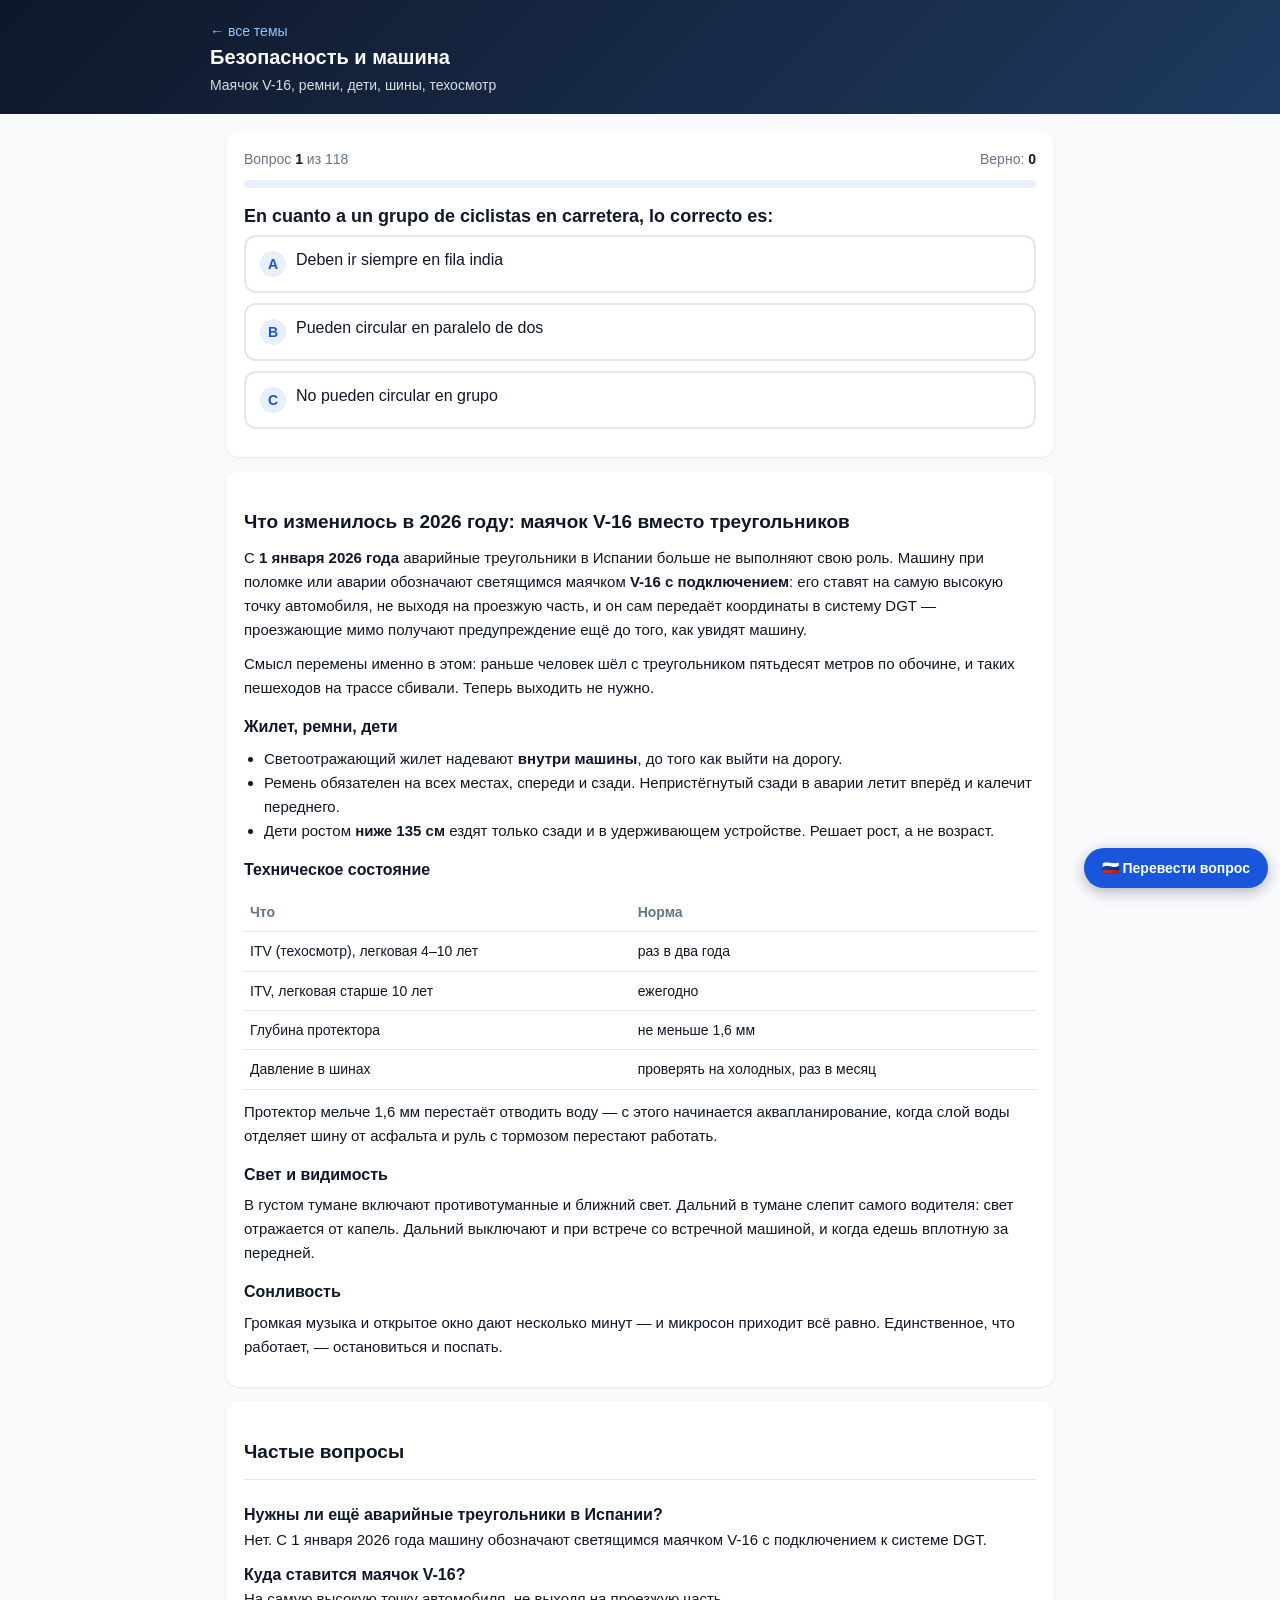
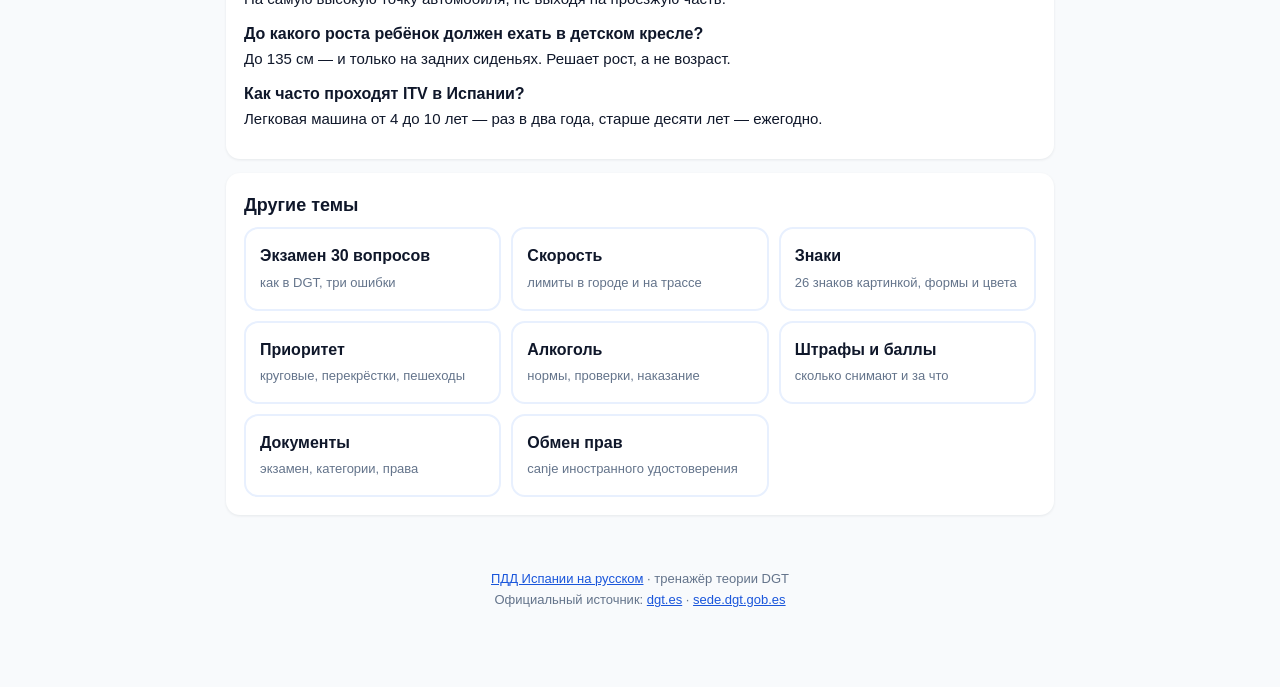
<file: seguridad.html>
<!DOCTYPE html>
<html lang="ru">
<head>
<meta charset="UTF-8">
<meta name="viewport" content="width=device-width, initial-scale=1.0">
<meta http-equiv="Cache-Control" content="no-cache, no-store, must-revalidate">
<meta http-equiv="Pragma" content="no-cache">
<meta http-equiv="Expires" content="0">
<title>Маячок V-16, детские кресла, ITV — безопасность в Испании, тест на русском</title>
<meta name="description" content="Безопасность за рулём в Испании на русском: маячок V-16 вместо треугольников с 1 января 2026, детские кресла до 135 см, ITV каждые два года, протектор 1,6 мм, туман и аквапланирование.">
<meta name="keywords" content="V-16 Испания, baliza V16 obligatoria, детское кресло Испания, ITV Испания периодичность, треугольники отменены Испания, протектор шин Испания">
<meta property="og:title" content="Маячок V-16, детские кресла, ITV — безопасность в Испании, тест на русском">
<meta property="og:description" content="Безопасность за рулём в Испании на русском: маячок V-16 вместо треугольников с 1 января 2026, детские кресла до 135 см, ITV каждые два года, протектор 1,6 мм, туман и аквапланирование.">
<meta property="og:type" content="article">
<meta name="theme-color" content="#0f172a">
<script async src="https://www.googletagmanager.com/gtag/js?id=G-8PW35WG9M5"></script>
<script>window.dataLayer=window.dataLayer||[];function gtag(){dataLayer.push(arguments);}gtag('js',new Date());gtag('config','G-8PW35WG9M5');</script>
<script async src="https://pagead2.googlesyndication.com/pagead/js/adsbygoogle.js?client=ca-pub-7529900678975882" crossorigin="anonymous"></script>
<link rel="canonical" href="https://braxno-dotcom.github.io/pdd-es/seguridad.html">
<link rel="manifest" href="manifest.json">
<link rel="apple-touch-icon" href="icono-180.png">
<link rel="icon" type="image/svg+xml" href="data:image/svg+xml,<svg xmlns='http://www.w3.org/2000/svg' viewBox='0 0 100 100'><circle cx='50' cy='50' r='48' fill='%230f172a' stroke='%231a56db' stroke-width='4'/><text x='50' y='40' text-anchor='middle' font-size='20' font-weight='bold' fill='%2360a5fa'>DGT</text><text x='50' y='62' text-anchor='middle' font-size='13' fill='white'>España</text><text x='50' y='80' text-anchor='middle' font-size='13' fill='%23f87171'>RU</text></svg>">
<link rel="stylesheet" href="estilo.css?v=20261026a">
<script type="application/ld+json">{"@context":"https://schema.org","@type":"FAQPage","mainEntity":[{"@type":"Question","name":"Нужны ли ещё аварийные треугольники в Испании?","acceptedAnswer":{"@type":"Answer","text":"Нет. С 1 января 2026 года машину обозначают светящимся маячком V-16 с подключением к системе DGT."}},{"@type":"Question","name":"Куда ставится маячок V-16?","acceptedAnswer":{"@type":"Answer","text":"На самую высокую точку автомобиля, не выходя на проезжую часть."}},{"@type":"Question","name":"До какого роста ребёнок должен ехать в детском кресле?","acceptedAnswer":{"@type":"Answer","text":"До 135 см — и только на задних сиденьях. Решает рост, а не возраст."}},{"@type":"Question","name":"Как часто проходят ITV в Испании?","acceptedAnswer":{"@type":"Answer","text":"Легковая машина от 4 до 10 лет — раз в два года, старше десяти лет — ежегодно."}}]}</script>
</head>
<body>

<header>
  <div class="caja">
    <a class="inicio" href="index.html">← все темы</a>
    <h1>Безопасность и машина</h1>
    <p>Маячок V-16, ремни, дети, шины, техосмотр</p>
  </div>
</header>

<main>
  <div class="tarjeta">
    <div class="marcador"><span id="contador"></span><span id="puntos"></span></div>
    <div class="barra"><div id="barra"></div></div>
    <div id="zona"></div>
  </div>

  <div class="tarjeta articulo">
    <h2>Что изменилось в 2026 году: маячок V-16 вместо треугольников</h2>
    <p>С <b>1 января 2026 года</b> аварийные треугольники в Испании больше не выполняют свою
    роль. Машину при поломке или аварии обозначают светящимся маячком
    <b>V-16 с подключением</b>: его ставят на самую высокую точку автомобиля, не выходя
    на проезжую часть, и он сам передаёт координаты в систему DGT — проезжающие мимо
    получают предупреждение ещё до того, как увидят машину.</p>
    <p>Смысл перемены именно в этом: раньше человек шёл с треугольником пятьдесят метров
    по обочине, и таких пешеходов на трассе сбивали. Теперь выходить не нужно.</p>

    <h3>Жилет, ремни, дети</h3>
    <ul>
      <li>Светоотражающий жилет надевают <b>внутри машины</b>, до того как выйти на дорогу.</li>
      <li>Ремень обязателен на всех местах, спереди и сзади. Непристёгнутый сзади в аварии
          летит вперёд и калечит переднего.</li>
      <li>Дети ростом <b>ниже 135 см</b> ездят только сзади и в удерживающем устройстве.
          Решает рост, а не возраст.</li>
    </ul>

    <h3>Техническое состояние</h3>
    <table>
      <tr><th>Что</th><th>Норма</th></tr>
      <tr><td>ITV (техосмотр), легковая 4–10 лет</td><td>раз в два года</td></tr>
      <tr><td>ITV, легковая старше 10 лет</td><td>ежегодно</td></tr>
      <tr><td>Глубина протектора</td><td>не меньше 1,6 мм</td></tr>
      <tr><td>Давление в шинах</td><td>проверять на холодных, раз в месяц</td></tr>
    </table>
    <p>Протектор мельче 1,6 мм перестаёт отводить воду — с этого начинается аквапланирование,
    когда слой воды отделяет шину от асфальта и руль с тормозом перестают работать.</p>

    <h3>Свет и видимость</h3>
    <p>В густом тумане включают противотуманные и ближний свет. Дальний в тумане слепит
    самого водителя: свет отражается от капель. Дальний выключают и при встрече со встречной
    машиной, и когда едешь вплотную за передней.</p>

    <h3>Сонливость</h3>
    <p>Громкая музыка и открытое окно дают несколько минут — и микросон приходит всё равно.
    Единственное, что работает, — остановиться и поспать.</p>
  </div>

  <div class="tarjeta articulo">
    <h2>Частые вопросы</h2>
    <div class="faq">
      <b>Нужны ли ещё аварийные треугольники в Испании?</b>
      <p>Нет. С 1 января 2026 года машину обозначают светящимся маячком V-16 с подключением к системе DGT.</p>
      <b>Куда ставится маячок V-16?</b>
      <p>На самую высокую точку автомобиля, не выходя на проезжую часть.</p>
      <b>До какого роста ребёнок должен ехать в детском кресле?</b>
      <p>До 135 см — и только на задних сиденьях. Решает рост, а не возраст.</p>
      <b>Как часто проходят ITV в Испании?</b>
      <p>Легковая машина от 4 до 10 лет — раз в два года, старше десяти лет — ежегодно.</p>
    </div>
  </div>


  <div class="tarjeta">
    <h2>Другие темы</h2>
    <div class="temas">
      <a class="tema" href="test.html"><b>Экзамен 30 вопросов</b><span>как в DGT, три ошибки</span></a>
      <a class="tema" href="velocidad.html"><b>Скорость</b><span>лимиты в городе и на трассе</span></a>
      <a class="tema" href="senales.html"><b>Знаки</b><span>26 знаков картинкой, формы и цвета</span></a>
      <a class="tema" href="prioridad.html"><b>Приоритет</b><span>круговые, перекрёстки, пешеходы</span></a>
      <a class="tema" href="alcohol.html"><b>Алкоголь</b><span>нормы, проверки, наказание</span></a>
      <a class="tema" href="multas.html"><b>Штрафы и баллы</b><span>сколько снимают и за что</span></a>
      <a class="tema" href="documentos.html"><b>Документы</b><span>экзамен, категории, права</span></a>
      <a class="tema" href="canje.html"><b>Обмен прав</b><span>canje иностранного удостоверения</span></a>
    </div>
  </div>
</main>

<footer>
  <a href="index.html">ПДД Испании на русском</a> · тренажёр теории DGT<br>
  Официальный источник: <a href="https://www.dgt.es" rel="nofollow">dgt.es</a> ·
  <a href="https://sede.dgt.gob.es" rel="nofollow">sede.dgt.gob.es</a>
</footer>

<script>window.MODO = {tema: "seguridad", examen: false};</script>

<script src="preguntas.js?v=20261026a"></script>
<script src="preguntas-auto.js?v=20261026a"></script>
<script src="motor.js?v=20261026a"></script>
</body>
</html>
</file>
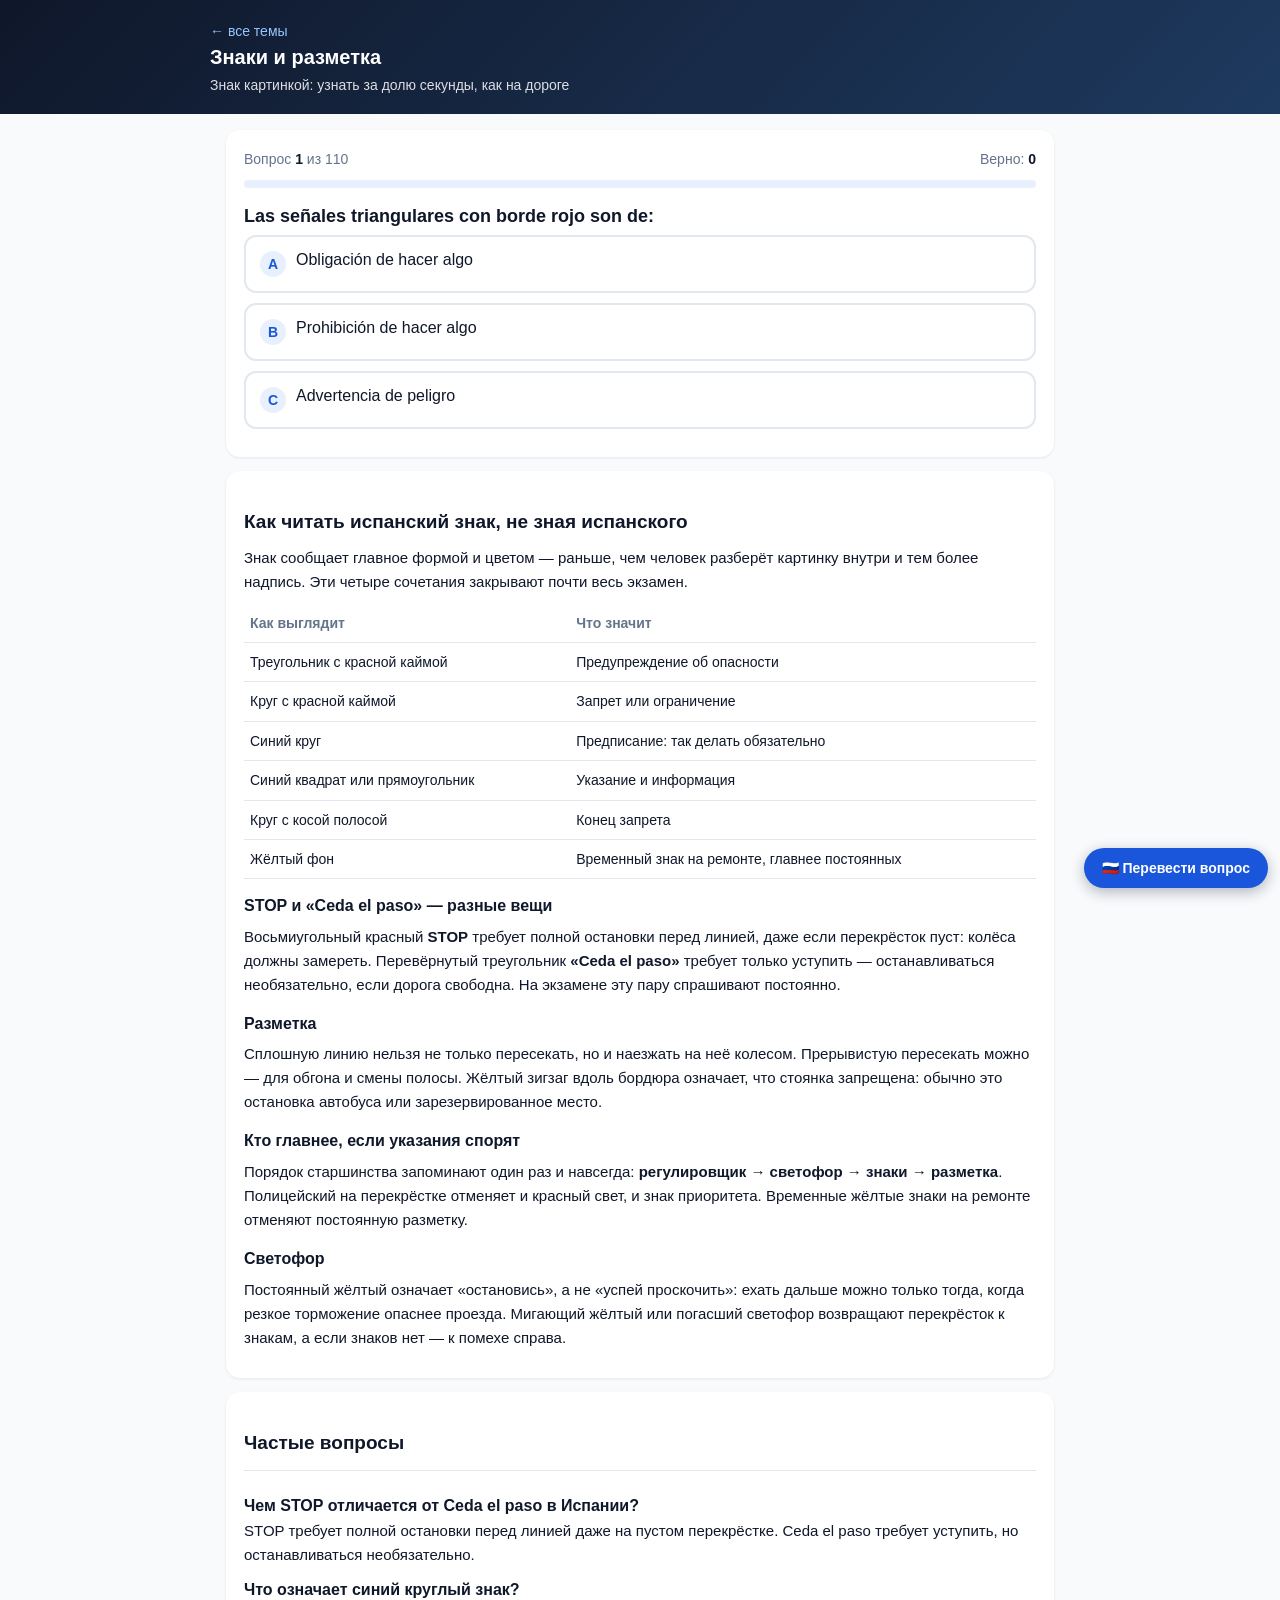
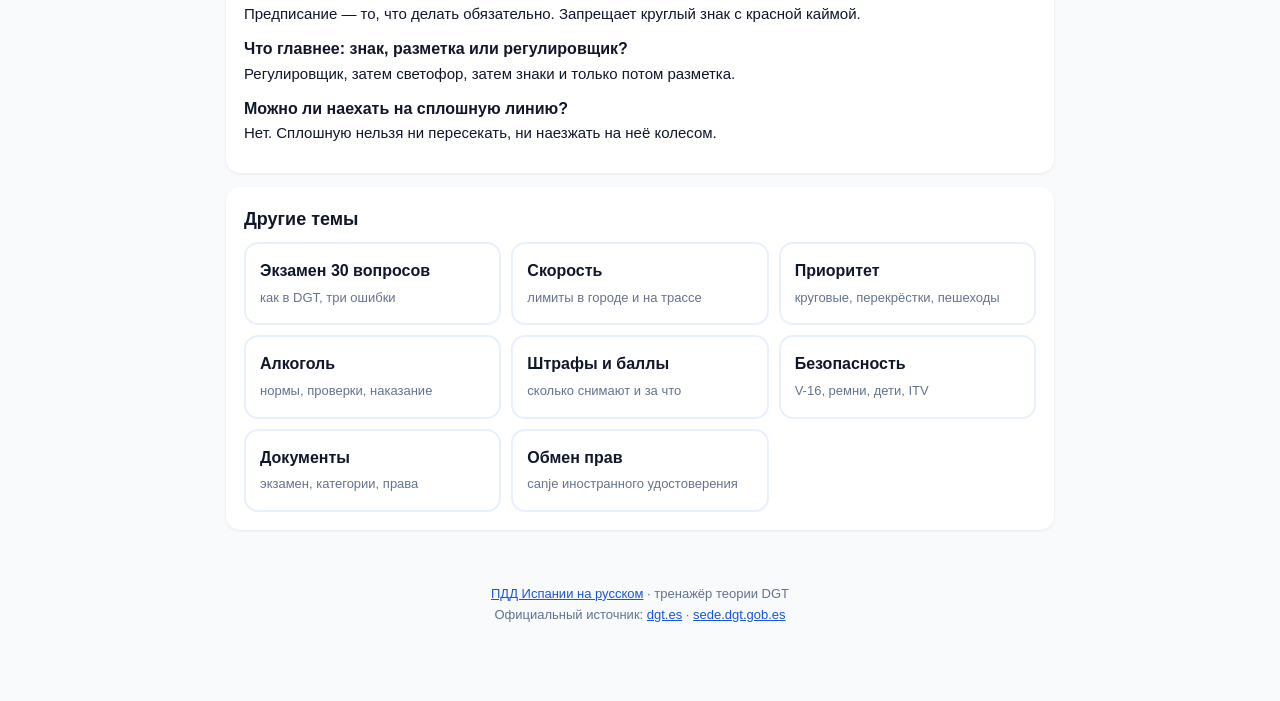
<file: senales.html>
<!DOCTYPE html>
<html lang="ru">
<head>
<meta charset="UTF-8">
<meta name="viewport" content="width=device-width, initial-scale=1.0">
<meta http-equiv="Cache-Control" content="no-cache, no-store, must-revalidate">
<meta http-equiv="Pragma" content="no-cache">
<meta http-equiv="Expires" content="0">
<title>Дорожные знаки Испании на русском — формы, цвета, разметка, тест</title>
<meta name="description" content="Дорожные знаки Испании на русском: треугольник — опасность, круг с красной каймой — запрет, синий круг — предписание, синий квадрат — информация. Разметка, светофоры, тест с переводом.">
<meta name="keywords" content="дорожные знаки Испании, señales de tráfico España, знаки Испании на русском, разметка Испания, ceda el paso, знак STOP Испания">
<meta property="og:title" content="Дорожные знаки Испании на русском — формы, цвета, разметка, тест">
<meta property="og:description" content="Дорожные знаки Испании на русском: треугольник — опасность, круг с красной каймой — запрет, синий круг — предписание, синий квадрат — информация. Разметка, светофоры, тест с переводом.">
<meta property="og:type" content="article">
<meta name="theme-color" content="#0f172a">
<script async src="https://www.googletagmanager.com/gtag/js?id=G-8PW35WG9M5"></script>
<script>window.dataLayer=window.dataLayer||[];function gtag(){dataLayer.push(arguments);}gtag('js',new Date());gtag('config','G-8PW35WG9M5');</script>
<script async src="https://pagead2.googlesyndication.com/pagead/js/adsbygoogle.js?client=ca-pub-7529900678975882" crossorigin="anonymous"></script>
<link rel="canonical" href="https://braxno-dotcom.github.io/pdd-es/senales.html">
<link rel="manifest" href="manifest.json">
<link rel="apple-touch-icon" href="icono-180.png">
<link rel="icon" type="image/svg+xml" href="data:image/svg+xml,<svg xmlns='http://www.w3.org/2000/svg' viewBox='0 0 100 100'><circle cx='50' cy='50' r='48' fill='%230f172a' stroke='%231a56db' stroke-width='4'/><text x='50' y='40' text-anchor='middle' font-size='20' font-weight='bold' fill='%2360a5fa'>DGT</text><text x='50' y='62' text-anchor='middle' font-size='13' fill='white'>España</text><text x='50' y='80' text-anchor='middle' font-size='13' fill='%23f87171'>RU</text></svg>">
<link rel="stylesheet" href="estilo.css?v=20261026a">
<script type="application/ld+json">{"@context":"https://schema.org","@type":"FAQPage","mainEntity":[{"@type":"Question","name":"Чем STOP отличается от Ceda el paso в Испании?","acceptedAnswer":{"@type":"Answer","text":"STOP требует полной остановки перед линией даже на пустом перекрёстке. Ceda el paso требует уступить, но останавливаться необязательно."}},{"@type":"Question","name":"Что означает синий круглый знак?","acceptedAnswer":{"@type":"Answer","text":"Предписание — то, что делать обязательно. Запрещает круглый знак с красной каймой."}},{"@type":"Question","name":"Что главнее: знак, разметка или регулировщик?","acceptedAnswer":{"@type":"Answer","text":"Регулировщик, затем светофор, затем знаки и только потом разметка."}},{"@type":"Question","name":"Можно ли наехать на сплошную линию?","acceptedAnswer":{"@type":"Answer","text":"Нет. Сплошную нельзя ни пересекать, ни наезжать на неё колесом."}}]}</script>
</head>
<body>

<header>
  <div class="caja">
    <a class="inicio" href="index.html">← все темы</a>
    <h1>Знаки и разметка</h1>
    <p>Знак картинкой: узнать за долю секунды, как на дороге</p>
  </div>
</header>

<main>
  <div class="tarjeta">
    <div class="marcador"><span id="contador"></span><span id="puntos"></span></div>
    <div class="barra"><div id="barra"></div></div>
    <div id="zona"></div>
  </div>

  <div class="tarjeta articulo">
    <h2>Как читать испанский знак, не зная испанского</h2>
    <p>Знак сообщает главное формой и цветом — раньше, чем человек разберёт картинку внутри
    и тем более надпись. Эти четыре сочетания закрывают почти весь экзамен.</p>
    <table>
      <tr><th>Как выглядит</th><th>Что значит</th></tr>
      <tr><td>Треугольник с красной каймой</td><td>Предупреждение об опасности</td></tr>
      <tr><td>Круг с красной каймой</td><td>Запрет или ограничение</td></tr>
      <tr><td>Синий круг</td><td>Предписание: так делать обязательно</td></tr>
      <tr><td>Синий квадрат или прямоугольник</td><td>Указание и информация</td></tr>
      <tr><td>Круг с косой полосой</td><td>Конец запрета</td></tr>
      <tr><td>Жёлтый фон</td><td>Временный знак на ремонте, главнее постоянных</td></tr>
    </table>

    <h3>STOP и «Ceda el paso» — разные вещи</h3>
    <p>Восьмиугольный красный <b>STOP</b> требует полной остановки перед линией, даже если
    перекрёсток пуст: колёса должны замереть. Перевёрнутый треугольник
    <b>«Ceda el paso»</b> требует только уступить — останавливаться необязательно, если
    дорога свободна. На экзамене эту пару спрашивают постоянно.</p>

    <h3>Разметка</h3>
    <p>Сплошную линию нельзя не только пересекать, но и наезжать на неё колесом. Прерывистую
    пересекать можно — для обгона и смены полосы. Жёлтый зигзаг вдоль бордюра означает,
    что стоянка запрещена: обычно это остановка автобуса или зарезервированное место.</p>

    <h3>Кто главнее, если указания спорят</h3>
    <p>Порядок старшинства запоминают один раз и навсегда: <b>регулировщик → светофор →
    знаки → разметка</b>. Полицейский на перекрёстке отменяет и красный свет, и знак
    приоритета. Временные жёлтые знаки на ремонте отменяют постоянную разметку.</p>

    <h3>Светофор</h3>
    <p>Постоянный жёлтый означает «остановись», а не «успей проскочить»: ехать дальше можно
    только тогда, когда резкое торможение опаснее проезда. Мигающий жёлтый или погасший
    светофор возвращают перекрёсток к знакам, а если знаков нет — к помехе справа.</p>
  </div>

  <div class="tarjeta articulo">
    <h2>Частые вопросы</h2>
    <div class="faq">
      <b>Чем STOP отличается от Ceda el paso в Испании?</b>
      <p>STOP требует полной остановки перед линией даже на пустом перекрёстке. Ceda el paso требует уступить, но останавливаться необязательно.</p>
      <b>Что означает синий круглый знак?</b>
      <p>Предписание — то, что делать обязательно. Запрещает круглый знак с красной каймой.</p>
      <b>Что главнее: знак, разметка или регулировщик?</b>
      <p>Регулировщик, затем светофор, затем знаки и только потом разметка.</p>
      <b>Можно ли наехать на сплошную линию?</b>
      <p>Нет. Сплошную нельзя ни пересекать, ни наезжать на неё колесом.</p>
    </div>
  </div>


  <div class="tarjeta">
    <h2>Другие темы</h2>
    <div class="temas">
      <a class="tema" href="test.html"><b>Экзамен 30 вопросов</b><span>как в DGT, три ошибки</span></a>
      <a class="tema" href="velocidad.html"><b>Скорость</b><span>лимиты в городе и на трассе</span></a>
      <a class="tema" href="prioridad.html"><b>Приоритет</b><span>круговые, перекрёстки, пешеходы</span></a>
      <a class="tema" href="alcohol.html"><b>Алкоголь</b><span>нормы, проверки, наказание</span></a>
      <a class="tema" href="multas.html"><b>Штрафы и баллы</b><span>сколько снимают и за что</span></a>
      <a class="tema" href="seguridad.html"><b>Безопасность</b><span>V-16, ремни, дети, ITV</span></a>
      <a class="tema" href="documentos.html"><b>Документы</b><span>экзамен, категории, права</span></a>
      <a class="tema" href="canje.html"><b>Обмен прав</b><span>canje иностранного удостоверения</span></a>
    </div>
  </div>
</main>

<footer>
  <a href="index.html">ПДД Испании на русском</a> · тренажёр теории DGT<br>
  Официальный источник: <a href="https://www.dgt.es" rel="nofollow">dgt.es</a> ·
  <a href="https://sede.dgt.gob.es" rel="nofollow">sede.dgt.gob.es</a>
</footer>

<script>window.MODO = {tema: "senales", examen: false};</script>
<script>/* Официальные дорожные знаки Испании.

   ⚠️ НЕ НАРИСОВАНЫ, А ВЗЯТЫ ИЗ ОФИЦИАЛЬНОГО КАТАЛОГА. Источник — Викисклад,
   автор Ministerio de Transportes, лицензия Public domain (проверяется скриптом
   при каждом скачивании: всё, что не общественное достояние, отбрасывается).
   Откуда именно взят каждый знак — в файле ИСТОЧНИКИ-ЗНАКОВ.md рядом.

   ⚠️ Файл собирается скриптом `descargar-senales.py`, руками не правится.
   Нужен новый знак — допиши его в список NUESTROS и прогони скрипт заново.

   Ключ — код знака; в вопросе он пишется в поле `s`. */

const SENALES = {
  ceda_el_paso: "<svg xmlns=\"http://www.w3.org/2000/svg\" viewBox=\"0 0 438 387\"> <path stroke=\"#E41408\" stroke-width=\"54\" stroke-linejoin=\"round\" d=\"M28,28H410L219,360z\"/> <path fill=\"#FFF\" d=\"M44,38H394L219,340\"/> </svg>",
  stop: "<svg id=\"svg2\" sodipodi:version=\"0.32\" inkscape:version=\"1.2.2 (732a01da63, 2022-12-09)\" version=\"1.0\" sodipodi:docname=\"Spain_traffic_signal_r2.svg\" inkscape:output_extension=\"org.inkscape.output.svg.inkscape\" xmlns:inkscape=\"http://www.inkscape.org/namespaces/inkscape\" xmlns:sodipodi=\"http://sodipodi.sourceforge.net/DTD/sodipodi-0.dtd\" xmlns=\"http://www.w3.org/2000/svg\" xmlns:svg=\"http://www.w3.org/2000/svg\" xmlns:rdf=\"http://www.w3.org/1999/02/22-rdf-syntax-ns#\" xmlns:cc=\"http://creativecommons.org/ns#\" xmlns:dc=\"http://purl.org/dc/elements/1.1/\" viewBox=\"0 0 1010.4 1010.4002\"> <defs id=\"defs4\"> <inkscape:perspective sodipodi:type=\"inkscape:persp3d\" inkscape:vp_x=\"0 : 300.5 : 1\" inkscape:vp_y=\"0 : 1000 : 0\" inkscape:vp_z=\"601 : 300.5 : 1\" inkscape:persp3d-origin=\"300.5 : 200.33333 : 1\" id=\"perspective3380\" /> <inkscape:perspective id=\"perspective3990\" inkscape:persp3d-origin=\"375 : 250 : 1\" inkscape:vp_z=\"750 : 375 : 1\" inkscape:vp_y=\"0 : 1000 : 0\" inkscape:vp_x=\"0 : 375 : 1\" sodipodi:type=\"inkscape:persp3d\" /> </defs> <metadata id=\"metadata7\"> <rdf:RDF> <cc:Work rdf:about=\"\"> <dc:format>image/svg+xml</dc:format> <dc:type rdf:resource=\"http://purl.org/dc/dcmitype/StillImage\" /> <dc:title /> </cc:Work> </rdf:RDF> </metadata> <g inkscape:label=\"Layer 1\" inkscape:groupmode=\"layer\" id=\"layer1\" transform=\"translate(1515.529,3241.075)\"> <rect style=\"color:#000000;fill:#000000;fill-opacity:1;fill-rule:nonzero;stroke:none;stroke-width:0.8735441;marker:none;visibility:visible;display:inline;overflow:visible\" id=\"rect3653\" width=\"0\" height=\"27.202072\" x=\"578.73834\" y=\"298.1684\" rx=\"249.48199\" ry=\"27.202072\" /> <path inkscape:connector-curvature=\"0\" id=\"path3940\" d=\"m -801.1513,-2230.8749 295.8223,-295.8221 -10e-5,-418.3556 -295.822,-295.8224 -418.3557,3e-4 -295.8222,295.8221 2e-4,418.3558 295.822,295.822 z\" style=\"fill:#000000;fill-opacity:1;stroke:none\" /> <path inkscape:connector-curvature=\"0\" id=\"path3942\" d=\"m -803.2223,-2235.875 292.8933,-292.8932 -10e-5,-414.2135 -292.8931,-292.8935 -414.2135,3e-4 -292.8933,292.8932 2e-4,414.2136 292.8931,292.8932 z\" style=\"fill:#ffffff;fill-opacity:1;stroke:none\" /> <g id=\"g4797\" transform=\"matrix(3.2596685,0,0,3.2596685,-1511.1445,-3236.6905)\"> <polyline class=\"cls-3\" points=\"93.64 298.44 213.54 298.44 298.44 213.64 298.44 93.64 213.54 8.84 93.64 8.84 8.84 93.64 8.84 213.64 93.64 298.44\" id=\"polyline10\" style=\"fill:#e41408;fill-opacity:1;fill-rule:evenodd\" /> <path class=\"cls-1\" d=\"m 24.24,178.44 a 35,35 0 0 0 0.5,5.4 31.37,31.37 0 0 0 1.7,5.5 29.44,29.44 0 0 0 6.7,9.9 27.6,27.6 0 0 0 10.3,6.3 27.77,27.77 0 0 0 5.5,1.4 33.32,33.32 0 0 0 5.4,0.2 28,28 0 0 0 17.3,-6.7 29,29 0 0 0 9.7,-16 39.85,39.85 0 0 0 -0.5,-19.1 40.63,40.63 0 0 0 -9.3,-16.7 50.06,50.06 0 0 0 -17.9,-12.2 A 17.42,17.42 0 0 1 47,132 a 11.56,11.56 0 0 1 -2,-3.2 9.94,9.94 0 0 1 0.4,-7.8 8.46,8.46 0 0 1 2.3,-2.9 9.77,9.77 0 0 1 3.4,-2.1 11,11 0 0 1 4.4,-0.7 10.64,10.64 0 0 1 4.3,1.2 11.29,11.29 0 0 1 3.1,2.6 11.56,11.56 0 0 1 2,3.2 11.21,11.21 0 0 1 0.9,3.6 l 15.4,-0.3 a 28.9,28.9 0 0 0 -6.6,-16.5 26.7,26.7 0 0 0 -3.4,-3.3 30.67,30.67 0 0 0 -4.2,-2.8 25.09,25.09 0 0 0 -10.2,-2.9 26.43,26.43 0 0 0 -10.5,1.3 32.21,32.21 0 0 0 -4.6,2.1 38.86,38.86 0 0 0 -3.9,2.8 l -0.7,0.7 a 24.72,24.72 0 0 0 -8,17.4 25,25 0 0 0 6.6,18 33.49,33.49 0 0 0 12.3,8.3 33.35,33.35 0 0 1 12.3,8.4 23.8,23.8 0 0 1 5.7,10.3 23.18,23.18 0 0 1 0.3,11.7 13,13 0 0 1 -4.5,7.5 13.14,13.14 0 0 1 -8.2,3.2 12.25,12.25 0 0 1 -5.2,-0.8 12.9,12.9 0 0 1 -4.8,-3 14.23,14.23 0 0 1 -3.1,-4.7 12.17,12.17 0 0 1 -0.9,-5.2 l -15.4,0.3\" id=\"path12\" style=\"fill:#fefefe;fill-rule:evenodd\" /> <polyline class=\"cls-1\" points=\"142.64 102.54 91.54 102.54 91.54 117.84 109.44 117.84 109.44 204.74 124.84 204.74 124.84 117.84 142.64 117.84 142.64 102.54\" id=\"polyline14\" style=\"fill:#fefefe;fill-rule:evenodd\" /> <path class=\"cls-1\" d=\"m 172.44,185.54 a 83,83 0 0 1 0.6,-64.4 10.35,10.35 0 0 1 9.5,-6.2 10.56,10.56 0 0 1 5.7,1.7 11.08,11.08 0 0 1 3.8,4.5 84.75,84.75 0 0 1 6.7,32.2 82.77,82.77 0 0 1 -6.2,32.2 10.65,10.65 0 0 1 -4,4.9 10.58,10.58 0 0 1 -12.1,0 10.65,10.65 0 0 1 -4,-4.9 m -13.5,-70.4 a 97.33,97.33 0 0 0 -8,38 100.7,100.7 0 0 0 7.3,38.3 26.63,26.63 0 0 0 9.7,11.8 26.42,26.42 0 0 0 29.2,0 26.42,26.42 0 0 0 9.6,-11.8 98.35,98.35 0 0 0 -0.6,-76.3 25.66,25.66 0 0 0 -47.2,0\" id=\"path16\" style=\"fill:#fefefe;fill-rule:evenodd\" /> <path class=\"cls-1\" d=\"m 256.74,117.84 a 9.22,9.22 0 0 1 5.1,1.5 13.22,13.22 0 0 1 2.6,2.2 13,13 0 0 1 2.2,2.9 15.58,15.58 0 0 1 2.1,7.7 15.88,15.88 0 0 1 -2,7.8 13,13 0 0 1 -2.2,2.9 13.22,13.22 0 0 1 -2.6,2.2 7.67,7.67 0 0 1 -4.4,1.4 h -14.4 v -28.6 h 13.6 m 0,43.9 a 25.21,25.21 0 0 0 16.8,-6.3 30.84,30.84 0 0 0 8,-10.9 39.9,39.9 0 0 0 -0.8,-26.2 29.88,29.88 0 0 0 -11.8,-12.6 23.5,23.5 0 0 0 -11.8,-3.2 h -29.3 v 102.2 h 15.3 v -43 h 13.6\" id=\"path18\" style=\"fill:#fefefe;fill-rule:evenodd\" /> </g> </g> </svg>",
  calzada_prioridad: "<svg xmlns=\"http://www.w3.org/2000/svg\" xmlns:xlink=\"http://www.w3.org/1999/xlink\" xml:space=\"preserve\" overflow=\"hidden\" viewBox=\"0 0 1578 1578\"><defs><clipPath id=\"clip0\"><rect x=\"1411\" y=\"435\" width=\"1578\" height=\"1578\"/></clipPath></defs><g clip-path=\"url(#clip0)\" transform=\"translate(-1411 -435)\"><path d=\"M2154.65 1994.16C2159.98 1999.88 2166.74 2004.29 2174.66 2007.8 2182.59 2011.18 2191.16 2013 2200.26 2013 2208.84 2013 2217.54 2011.18 2225.47 2007.8 2233.4 2004.29 2240.15 1999.88 2245.35 1994.16L2970.16 1269.35C2975.36 1264.02 2980.29 1257.27 2983.67 1249.34 2987.05 1241.41 2989 1232.84 2989 1224.13 2989 1215.16 2987.05 1206.46 2983.67 1198.53 2980.29 1190.61 2975.36 1184.24 2970.16 1178.65L2245.35 453.841C2240.15 448.644 2233.4 443.706 2225.47 440.327 2217.54 436.949 2208.84 435 2200.26 435 2191.16 435 2182.59 436.949 2174.66 440.327 2166.74 443.706 2159.98 448.644 2154.65 453.841L1429.84 1178.65C1424.51 1184.24 1419.71 1190.61 1416.33 1198.53 1412.95 1206.46 1411 1215.16 1411 1224.13 1411 1232.84 1412.95 1241.41 1416.33 1249.34 1419.71 1257.27 1424.51 1264.02 1429.84 1269.35L2154.65 1994.16Z\" fill=\"#010101\" fill-rule=\"evenodd\"/><path d=\"M2174.72 1974.48C2177.71 1977.47 2181.48 1980.06 2186.03 1982.01 2190.19 1983.83 2195 1985 2200.32 1985 2205.13 1985 2210.07 1983.83 2214.23 1982.01 2218.78 1980.06 2222.55 1977.47 2225.54 1974.48L2950.47 1249.77C2953.59 1246.78 2956.19 1243.01 2958.01 1238.85 2959.96 1234.44 2961 1229.5 2961 1224.57 2961 1219.37 2959.96 1214.82 2958.01 1210.28 2956.19 1205.73 2953.59 1201.96 2950.47 1198.97L2225.54 474.522C2222.55 471.534 2218.78 468.806 2214.23 466.988 2210.07 465.039 2205.13 464 2200.32 464 2195 464 2190.19 465.039 2186.03 466.988 2181.48 468.806 2177.71 471.534 2174.72 474.522L1449.53 1198.97C1446.54 1201.96 1443.94 1205.73 1441.99 1210.28 1440.17 1214.82 1439 1219.37 1439 1224.57 1439 1229.5 1440.17 1234.44 1441.99 1238.85 1443.94 1243.01 1446.54 1246.78 1449.53 1249.77L2174.72 1974.48Z\" fill=\"#FFFFFF\" fill-rule=\"evenodd\"/><path d=\"M2175.5 1975.5C2182.13 1981.96 2191.06 1985.5 2200.63 1985.5 2209.81 1985.5 2218.87 1981.96 2225.5 1975.5\" stroke=\"#343434\" stroke-width=\"2.60023\" stroke-linejoin=\"round\" stroke-miterlimit=\"10\" fill=\"none\" fill-rule=\"evenodd\"/><path d=\"M2225.5 1975.5 2951.5 1250.5\" stroke=\"#343434\" stroke-width=\"2.60023\" stroke-linejoin=\"round\" stroke-miterlimit=\"10\" fill=\"none\" fill-rule=\"evenodd\"/><path d=\"M2950.5 1250.5C2957.61 1243.73 2961.5 1234.76 2961.5 1225.13 2961.5 1215.37 2957.61 1206.27 2950.5 1199.5\" stroke=\"#343434\" stroke-width=\"2.60023\" stroke-linejoin=\"round\" stroke-miterlimit=\"10\" fill=\"none\" fill-rule=\"evenodd\"/><path d=\"M2951.5 1199.5 2225.5 474.5\" stroke=\"#343434\" stroke-width=\"2.60023\" stroke-linejoin=\"round\" stroke-miterlimit=\"10\" fill=\"none\" fill-rule=\"evenodd\"/><path d=\"M2225.5 474.5C2218.87 468.037 2209.81 464.5 2200.63 464.5 2191.06 464.5 2182.13 468.037 2175.5 474.5\" stroke=\"#343434\" stroke-width=\"2.60023\" stroke-linejoin=\"round\" stroke-miterlimit=\"10\" fill=\"none\" fill-rule=\"evenodd\"/><path d=\"M2175.5 474.5 1449.5 1199.5\" stroke=\"#343434\" stroke-width=\"2.60023\" stroke-linejoin=\"round\" stroke-miterlimit=\"10\" fill=\"none\" fill-rule=\"evenodd\"/><path d=\"M1449.5 1199.5C1443.16 1206.27 1439.5 1215.37 1439.5 1225.13 1439.5 1234.76 1443.16 1243.73 1449.5 1250.5\" stroke=\"#343434\" stroke-width=\"2.60023\" stroke-linejoin=\"round\" stroke-miterlimit=\"10\" fill=\"none\" fill-rule=\"evenodd\"/><path d=\"M1449.5 1250.5 2175.5 1975.5\" stroke=\"#343434\" stroke-width=\"2.60023\" stroke-linejoin=\"round\" stroke-miterlimit=\"10\" fill=\"none\" fill-rule=\"evenodd\"/><path d=\"M2200.13 1700 1724 1224.37 2200.13 749 2676 1224.37 2200.13 1700Z\" fill=\"#010101\" fill-rule=\"evenodd\"/><path d=\"M2200.26 1673 1751 1224.44 2200.26 776 2649 1224.44 2200.26 1673Z\" fill=\"#FFFF00\" fill-rule=\"evenodd\"/><path d=\"M2200.76 1673.5 1751.5 1224.94 2200.76 776.5 2649.5 1224.94 2200.76 1673.5Z\" stroke=\"#343434\" stroke-width=\"2.60023\" stroke-linejoin=\"round\" stroke-miterlimit=\"10\" fill=\"none\" fill-rule=\"evenodd\"/></g></svg>",
  fin_prioridad: "<svg xmlns=\"http://www.w3.org/2000/svg\" xmlns:xlink=\"http://www.w3.org/1999/xlink\" xml:space=\"preserve\" overflow=\"hidden\" viewBox=\"0 0 1578 1577\"><defs><clipPath id=\"clip0\"><rect x=\"1411\" y=\"436\" width=\"1578\" height=\"1577\"/></clipPath></defs><g clip-path=\"url(#clip0)\" transform=\"translate(-1411 -436)\"><path d=\"M2154.65 1994.17C2159.98 1999.88 2166.74 2004.3 2174.66 2007.81 2182.59 2011.18 2191.16 2013 2200.26 2013 2208.84 2013 2217.54 2011.18 2225.47 2007.81 2233.4 2004.3 2240.15 1999.88 2245.35 1994.17L2970.16 1269.82C2975.36 1264.5 2980.29 1257.74 2983.67 1249.82 2987.05 1241.9 2989 1233.33 2989 1224.63 2989 1215.67 2987.05 1206.97 2983.67 1199.05 2980.29 1191.13 2975.36 1184.76 2970.16 1179.18L2245.35 454.829C2240.15 449.635 2233.4 444.701 2225.47 441.324 2217.54 437.948 2208.84 436 2200.26 436 2191.16 436 2182.59 437.948 2174.66 441.324 2166.74 444.701 2159.98 449.635 2154.65 454.829L1429.84 1179.18C1424.51 1184.76 1419.71 1191.13 1416.33 1199.05 1412.95 1206.97 1411 1215.67 1411 1224.63 1411 1233.33 1412.95 1241.9 1416.33 1249.82 1419.71 1257.74 1424.51 1264.5 1429.84 1269.82L2154.65 1994.17Z\" fill=\"#010101\" fill-rule=\"evenodd\"/><path d=\"M2174.72 1974.48C2177.71 1977.47 2181.48 1980.06 2186.03 1982.01 2190.19 1983.83 2195 1985 2200.33 1985 2205.13 1985 2210.07 1983.83 2214.23 1982.01 2218.78 1980.06 2222.55 1977.47 2225.54 1974.48L2950.47 1249.77C2953.59 1246.78 2956.19 1243.01 2958.01 1238.85 2959.96 1234.44 2961 1229.5 2961 1224.57 2961 1219.37 2959.96 1214.82 2958.01 1210.28 2956.19 1205.73 2953.59 1201.96 2950.47 1198.97L2225.54 474.522C2222.55 471.534 2218.78 468.806 2214.23 466.988 2210.07 465.039 2205.13 464 2200.33 464 2195 464 2190.19 465.039 2186.03 466.988 2181.48 468.806 2177.71 471.534 2174.72 474.522L1449.53 1198.97C1446.54 1201.96 1443.94 1205.73 1441.99 1210.28 1440.17 1214.82 1439 1219.37 1439 1224.57 1439 1229.5 1440.17 1234.44 1441.99 1238.85 1443.94 1243.01 1446.54 1246.78 1449.53 1249.77L2174.72 1974.48Z\" fill=\"#FFFFFF\" fill-rule=\"evenodd\"/><path d=\"M2175.5 1974.5C2182.13 1981.61 2191.06 1985.5 2200.63 1985.5 2209.81 1985.5 2218.87 1981.61 2225.5 1974.5\" stroke=\"#343434\" stroke-width=\"2.59843\" stroke-linejoin=\"round\" stroke-miterlimit=\"10\" fill=\"none\" fill-rule=\"evenodd\"/><path d=\"M2225.5 1974.5 2950.5 1250.5\" stroke=\"#343434\" stroke-width=\"2.59843\" stroke-linejoin=\"round\" stroke-miterlimit=\"10\" fill=\"none\" fill-rule=\"evenodd\"/><path d=\"M2950.5 1250.5C2957.61 1243.73 2961.5 1234.76 2961.5 1225.13 2961.5 1215.37 2957.61 1206.27 2950.5 1199.5\" stroke=\"#343434\" stroke-width=\"2.59843\" stroke-linejoin=\"round\" stroke-miterlimit=\"10\" fill=\"none\" fill-rule=\"evenodd\"/><path d=\"M2950.5 1199.5 2225.5 474.5\" stroke=\"#343434\" stroke-width=\"2.59843\" stroke-linejoin=\"round\" stroke-miterlimit=\"10\" fill=\"none\" fill-rule=\"evenodd\"/><path d=\"M2225.5 475.5C2218.87 468.39 2209.81 464.5 2200.63 464.5 2191.06 464.5 2182.13 468.39 2175.5 475.5\" stroke=\"#343434\" stroke-width=\"2.59843\" stroke-linejoin=\"round\" stroke-miterlimit=\"10\" fill=\"none\" fill-rule=\"evenodd\"/><path d=\"M2175.5 474.5 1450.5 1199.5\" stroke=\"#343434\" stroke-width=\"2.59843\" stroke-linejoin=\"round\" stroke-miterlimit=\"10\" fill=\"none\" fill-rule=\"evenodd\"/><path d=\"M1450.5 1199.5C1443.52 1206.27 1439.5 1215.37 1439.5 1225.13 1439.5 1234.76 1443.52 1243.73 1450.5 1250.5\" stroke=\"#343434\" stroke-width=\"2.59843\" stroke-linejoin=\"round\" stroke-miterlimit=\"10\" fill=\"none\" fill-rule=\"evenodd\"/><path d=\"M1450.5 1250.5 2175.5 1974.5\" stroke=\"#343434\" stroke-width=\"2.59843\" stroke-linejoin=\"round\" stroke-miterlimit=\"10\" fill=\"none\" fill-rule=\"evenodd\"/><path d=\"M2200.63 1700 1725 1224.37 2200.63 749 2676 1224.37 2200.63 1700Z\" fill=\"#010101\" fill-rule=\"evenodd\"/><path d=\"M2200.26 1673 1752 1224.44 2200.26 776 2648 1224.44 2200.26 1673Z\" fill=\"#FFFF00\" fill-rule=\"evenodd\"/><path d=\"M2200.76 1673.5 1752.5 1224.94 2200.76 776.5 2648.5 1224.94 2200.76 1673.5Z\" stroke=\"#343434\" stroke-width=\"2.59843\" stroke-linejoin=\"round\" stroke-miterlimit=\"10\" fill=\"none\" fill-rule=\"evenodd\"/><path d=\"M1876.32 1698 1727 1548.29 2524.16 751 2674 900.451 1876.32 1698Z\" fill=\"#010101\" fill-rule=\"evenodd\"/></g></svg>",
  circulacion_prohibida: "<svg version=\"1.1\" id=\"Capa_1\" xmlns=\"http://www.w3.org/2000/svg\" xmlns:xlink=\"http://www.w3.org/1999/xlink\" x=\"0px\" y=\"0px\" viewBox=\"0 0 388.347 388.346\" enable-background=\"new 0 0 388.347 388.346\" xml:space=\"preserve\"> <path fill=\"#E41408\" d=\"M1.761,194.167C1.761,87.91,87.905,1.765,194.167,1.765S386.585,87.91,386.585,194.167 c0,106.266-86.156,192.414-192.418,192.414S1.761,300.433,1.761,194.167\"/> <path fill=\"#FFFFFF\" d=\"M53.065,194.167c0-77.922,63.168-141.105,141.102-141.105s141.098,63.184,141.098,141.105 c0,77.938-63.164,141.102-141.098,141.102S53.065,272.105,53.065,194.167\"/> </svg>",
  entrada_prohibida: "<svg xmlns=\"http://www.w3.org/2000/svg\" viewBox=\"0 0 48 48\"> <circle fill=\"#E41408\" cx=\"24\" cy=\"24\" r=\"23\"/> <path fill=\"#FFF\" d=\"m7,19h34v10H7z\"/> </svg>",
  prohibido_camiones: "<svg xmlns=\"http://www.w3.org/2000/svg\" xmlns:xlink=\"http://www.w3.org/1999/xlink\" xml:space=\"preserve\" overflow=\"hidden\" viewBox=\"0 0 336 336\"><g transform=\"translate(-33 0)\"><path d=\"M368.358 167.736C368.358 145.65 363.979 123.905 355.56 103.556 347.141 83.2449 334.796 64.7083 319.28 49.1919 303.65 33.5622 285.113 21.2171 264.802 12.7982 244.453 4.37933 222.708 2.84217e-14 200.736 2.84217e-14 178.65 2.84217e-14 156.905 4.37933 136.556 12.7982 116.207 21.2171 97.7461 33.5622 82.1164 49.1919 66.6 64.7083 54.2171 83.2449 45.7982 103.556 37.3793 123.905 33 145.65 33 167.736 33 189.708 37.3793 211.491 45.7982 231.802 54.2171 252.151 66.6 270.612 82.1164 286.242 97.7461 301.796 116.207 314.141 136.556 322.56 156.905 330.979 178.65 335.358 200.736 335.358 222.708 335.358 244.453 330.979 264.802 322.56 285.113 314.141 303.65 301.796 319.28 286.242 334.796 270.612 347.141 252.151 355.56 231.802 363.979 211.491 368.358 189.708 368.358 167.736Z\" fill=\"#FF0000\"/><path d=\"M323.659 167.698C323.659 151.54 320.488 135.57 314.258 120.582 308.142 105.708 299.044 92.1546 287.68 80.791 276.204 69.3142 262.65 60.2535 247.776 54.0998 232.788 47.8706 216.856 44.6993 200.773 44.6993 184.578 44.6993 168.608 47.8706 153.62 54.0998 138.746 60.2535 125.192 69.3142 113.829 80.791 102.314 92.1546 93.2535 105.708 87.1375 120.582 80.9083 135.57 77.7371 151.54 77.7371 167.698 77.7371 183.781 80.9083 199.901 87.1375 214.738 93.2535 229.613 102.314 243.166 113.829 254.643 125.192 266.044 138.746 275.105 153.62 281.221 168.608 287.45 184.578 290.621 200.773 290.621 216.856 290.621 232.788 287.45 247.776 281.221 262.65 275.105 276.204 266.044 287.68 254.643 299.044 243.166 308.142 229.613 314.258 214.738 320.488 199.901 323.659 183.781 323.659 167.698Z\" fill=\"#FFFFFF\"/><path d=\"M145.617 135.986 139.727 158.637 123.984 158.637C121.04 158.637 118.17 159.845 116.207 161.922 114.131 163.885 112.923 166.754 112.923 169.586L112.923 183.063 105.599 183.063 105.599 192.766 127.571 192.766C128.137 196.843 130.1 200.43 133.045 203.148 136.103 205.791 140.067 207.225 143.993 207.225 145.843 207.225 147.806 206.999 149.656 206.244 151.657 205.564 153.394 204.469 155.017 203.148 156.565 201.751 157.886 200.09 158.755 198.24 159.736 196.503 160.265 194.653 160.491 192.766L240.867 192.766C241.395 196.843 243.359 200.43 246.417 203.148 249.361 205.791 253.325 207.225 257.365 207.225 261.442 207.225 265.255 205.791 268.313 203.148 271.409 200.43 273.372 196.843 273.787 192.766L295.76 192.766 295.76 128.246 167.815 128.246 167.815 133.041 149.581 133.041C147.693 133.041 146.07 134.249 145.617 135.986ZM152.827 141.573 167.4 141.573 167.4 158.637 147.92 158.637 152.827 141.573Z\" fill=\"#010101\"/></g></svg>",
  prohibido_bicicletas: "<svg xmlns:dc=\"http://purl.org/dc/elements/1.1/\" xmlns:cc=\"http://creativecommons.org/ns#\" xmlns:rdf=\"http://www.w3.org/1999/02/22-rdf-syntax-ns#\" xmlns:svg=\"http://www.w3.org/2000/svg\" xmlns=\"http://www.w3.org/2000/svg\" version=\"1.2\" id=\"svg2\" viewBox=\"0 0 48.103001 48.104\"> <metadata id=\"metadata3073\"> <rdf:RDF> <cc:Work rdf:about=\"\"> <dc:format>image/svg+xml</dc:format> <dc:type rdf:resource=\"http://purl.org/dc/dcmitype/StillImage\" /> <dc:title></dc:title> </cc:Work> </rdf:RDF> </metadata> <defs id=\"defs3071\" /> <g id=\"g3084\"> <path d=\"M 0,24.052 C 0,10.768 10.768,0 24.052,0 37.335,0 48.103,10.768 48.103,24.052 48.103,37.336 37.335,48.104 24.052,48.104 10.768,48.104 0,37.336 0,24.052\" id=\"path3051\" style=\"fill:#e41408\" /> <path d=\"m 6.413,24.052 c 0,-9.74 7.896,-17.637 17.639,-17.637 9.741,0 17.638,7.896 17.638,17.637 0,9.742 -7.896,17.638 -17.638,17.638 C 14.31,41.689 6.413,33.794 6.413,24.052\" id=\"path3053\" style=\"fill:#ffffff\" /> <path d=\"m 27.781,25.692 c 0,-2.394 1.94,-4.335 4.335,-4.335 2.393,0 4.334,1.941 4.334,4.335 0,2.394 -1.941,4.335 -4.334,4.335 -2.394,0 -4.335,-1.941 -4.335,-4.335\" id=\"path3055\" style=\"fill:#1c1d20\" /> <path d=\"m 11.62,25.659 c 0,-2.394 1.94,-4.335 4.334,-4.335 2.394,0 4.335,1.941 4.335,4.335 0,2.394 -1.941,4.334 -4.335,4.334 -2.394,0 -4.334,-1.94 -4.334,-4.334\" id=\"path3057\" style=\"fill:#1c1d20\" /> <path d=\"m 12.488,25.659 c 0,-1.914 1.552,-3.469 3.466,-3.469 1.916,0 3.468,1.555 3.468,3.469 0,1.915 -1.552,3.467 -3.468,3.467 -1.914,0 -3.466,-1.552 -3.466,-3.467\" id=\"path3059\" style=\"fill:#ffffff\" /> <path d=\"m 15.274,25.518 c 0,-0.421 0.342,-0.763 0.763,-0.763 0.422,0 0.764,0.342 0.764,0.763 0,0.422 -0.342,0.765 -0.764,0.765 -0.421,-0.001 -0.763,-0.344 -0.763,-0.765\" id=\"path3061\" style=\"fill:#1c1d20\" /> <path d=\"m 28.649,25.692 c 0,-1.915 1.552,-3.467 3.467,-3.467 1.915,0 3.467,1.552 3.467,3.467 0,1.915 -1.552,3.467 -3.467,3.467 -1.915,0 -3.467,-1.552 -3.467,-3.467\" id=\"path3063\" style=\"fill:#ffffff\" /> <path d=\"m 24.747,26.696 c -1.176,0 -1.156,-1.115 -1.114,-1.157 0,-1.321 1.135,-1.279 1.135,-1.279 l 7.409,0.391 c 0.422,0 0.785,0.479 0.785,0.901 0,0.422 -0.322,0.875 -0.744,0.875 0,0 -7.491,0.269 -7.471,0.269\" id=\"path3065\" style=\"fill:#1c1d20\" /> <path d=\"m 26.359,24.788 2.452,-3.728 2.106,3.674 1.341,0.021 -2.766,-5.036 0.599,-1.033 h 0.765 c 0,0 0.289,0.084 0.289,-0.308 -0.021,0 0,-0.889 0,-0.889 0,0 0.144,-0.618 -0.743,-0.268 -0.021,0 -2.188,0.909 -2.188,0.909 0,0 -0.598,0.432 0.082,0.515 0.021,0 0.497,0.021 0.497,0.021 l -0.331,0.764 h -8.05 c 0,0 0.455,-0.352 0.145,-0.868 0,0.021 -0.33,-0.557 -0.33,-0.557 0,0 -0.31,-0.392 0.165,-0.392 h 2.58 v -1.198 h -2.621 c 0,0 -1.857,0.166 -0.908,2.104 0,0.042 0.228,0.165 -0.082,0.661 -0.042,0.022 -3.592,5.904 -3.592,5.904 l 0.867,0.474 2.683,-4.354 4.52,3.941 0.847,-0.763 -4.437,-3.756 h 7.491 l -2.559,3.831 1.178,0.331\" id=\"path3067\" style=\"fill:#1c1d20\" /> </g> </svg>",
  velocidad_maxima: "<svg version=\"1.1\" baseProfile=\"tiny\" id=\"Layer_1\" xmlns=\"http://www.w3.org/2000/svg\" xmlns:xlink=\"http://www.w3.org/1999/xlink\" x=\"0px\" y=\"0px\" viewBox=\"-360.791 -360.781 769.688 769.656\" xml:space=\"preserve\"> <path fill=\"#E41408\" d=\"M-360.791,24.031c0-212.523,172.305-384.812,384.852-384.812c212.508,0,384.836,172.289,384.836,384.812 c0,212.531-172.328,384.844-384.836,384.844C-188.486,408.875-360.791,236.562-360.791,24.031\"/> <path fill=\"#FFFFFF\" d=\"M-258.15,24.031c0-155.852,126.336-282.203,282.211-282.203c155.852,0,282.18,126.352,282.18,282.203 c0,155.875-126.328,282.188-282.18,282.188C-131.814,306.219-258.15,179.906-258.15,24.031\"/> <path fill-rule=\"evenodd\" d=\"M-174.266,75.662c3.93,19.602,17.635,39.152,35.297,48.928c13.705,7.91,35.297,13.703,50.941,13.703 c37.158,0,72.482-27.412,82.23-62.631c3.958-21.564,0-49.027-9.748-68.526c-5.896-7.912-13.703-17.686-23.531-21.617 c-19.602-13.705-50.891-15.723-74.475-7.809l1.992-21.566h96.014v-48.977h-143l-13.703,119.468l52.854,7.912 c5.844-9.773,17.662-15.722,27.412-17.687c9.824,0,21.539,5.844,27.41,15.669c5.895,7.914,7.912,19.654,5.895,27.41 c-1.939,15.723-15.645,29.43-33.305,29.43c-15.697,0-31.291-11.688-33.281-29.43L-174.266,75.662\"/> <path fill-rule=\"evenodd\" d=\"M220.235-29.186c-11.458-40.833-50.649-70.245-93.163-70.245c-40.833,0-80.024,29.412-91.485,70.245 c-4.888,29.411-4.888,70.245,0,98.015c11.461,40.834,50.652,70.245,91.485,70.245c42.514,0,81.705-29.411,93.163-70.245 C226.771,41.06,226.771,0.226,220.235-29.186z M169.586,52.482c-3.244,19.595-21.278,34.3-40.834,34.3 c-21.273,0-39.228-14.705-42.513-34.3c-3.248-19.598-3.248-45.723,0-63.714c3.285-21.202,21.239-35.907,42.513-35.907 c19.556,0,37.59,14.705,40.834,35.907C172.873,6.759,172.873,32.885,169.586,52.482z\"/> </svg>",
  prohibido_adelantar: "<svg xmlns=\"http://www.w3.org/2000/svg\" xml:space=\"preserve\" version=\"1.0\" viewBox=\"0 0 48.103 48.104\"><path fill=\"#e41408\" d=\"m0 24.053c0-13.283 10.768-24.053 24.051-24.053s24.052 10.77 24.052 24.053c0 13.284-10.769 24.052-24.052 24.052s-24.051-10.768-24.051-24.052\"/><path fill=\"#fff\" d=\"m6.413 24.053c0-9.74 7.897-17.637 17.638-17.637 9.742 0 17.639 7.896 17.639 17.637 0 9.742-7.896 17.638-17.639 17.638-9.741-0.001-17.638-7.896-17.638-17.638\"/><path fill=\"#1c1d20\" d=\"m29 19.781c-0.342 0-0.5 0.344-0.5 0.344l-1.188 3.063c-0.34 0.172-0.343 0.343-0.343 0.343-0.344 0.683-0.344 1.375-0.344 1.375 0 0.854 0.344 1.031 0.344 1.032-0.344 0.514 0.156 0.843 0.156 0.843v1.188c0 0.19 0.154 0.344 0.344 0.343h1.375c0.19 0 0.343-0.154 0.344-0.343v-1.375h6.843v1.375c0 0.19 0.155 0.344 0.344 0.343h1.344c0.189 0 0.343-0.154 0.343-0.343v-1.188s0.528-0.33 0.188-0.843c0 0 0.344-0.178 0.344-1.032 0 0-0.002-0.691-0.344-1.375 0 0-0.002-0.171-0.344-0.343l-1.187-3.063s-0.189-0.344-0.531-0.344h-7.188zm0.344 0.844h6.5c0.342 0 0.344 0.156 0.344 0.156l0.874 2.063c0.173 0.515-0.343 0.344-0.343 0.344-1.196-0.342-4.125-0.344-4.125-0.344s-2.897 0.002-4.094 0.344c0 0-0.517 0.171-0.344-0.344l0.844-2.063s0.001-0.156 0.344-0.156zm1.531 3.813h3.406v0.843h-3.406v-0.843z\"/><path fill=\"#e41408\" d=\"m11.906 19.781c-0.343 0-0.5 0.344-0.5 0.344l-1.218 3.063c-0.3435 0.172-0.3442 0.343-0.3442 0.343-0.342 0.684-0.3438 1.375-0.3438 1.375 0 0.854 0.3438 1.032 0.3438 1.032-0.342 0.513 0.1872 0.843 0.1872 0.843v1.188c0 0.189 0.156 0.343 0.344 0.343h1.375c0.19 0.001 0.344-0.153 0.344-0.343v-1.375h6.812v1.375c0 0.189 0.155 0.343 0.344 0.343h1.375c0.189 0.001 0.344-0.153 0.344-0.343v-1.188s0.529-0.329 0.187-0.843c0-0.001 0.343-0.178 0.344-1.032 0 0-0.001-0.692-0.344-1.375 0 0-0.002-0.171-0.344-0.343l-1.218-3.063s-0.158-0.344-0.5-0.344h-7.188zm0.344 0.844h6.5c0.343 0 0.344 0.156 0.344 0.156l0.844 2.063c0.17 0.515-0.344 0.344-0.344 0.344-1.197-0.342-4.094-0.344-4.094-0.344s-2.898 0.002-4.094 0.344c0 0-0.514 0.171-0.344-0.344l0.844-2.063s0.003-0.156 0.344-0.156zm1.531 3.813h3.438v0.843h-3.438v-0.843z\"/></svg>",
  prohibido_parar: "<svg xmlns=\"http://www.w3.org/2000/svg\" xmlns:xlink=\"http://www.w3.org/1999/xlink\" xml:space=\"preserve\" overflow=\"hidden\" viewBox=\"0 0 336 336\"><g transform=\"translate(-431 -371)\"><path d=\"M766.358 538.622C766.358 516.537 761.979 494.791 753.56 474.443 745.141 454.132 732.796 435.595 717.28 420.079 701.65 404.449 683.113 392.104 662.802 383.685 642.453 375.266 620.708 371 598.736 371 576.65 371 554.905 375.266 534.556 383.685 514.207 392.104 495.746 404.449 480.116 420.079 464.6 435.595 452.217 454.132 443.798 474.443 435.379 494.791 431 516.537 431 538.622 431 560.595 435.379 582.378 443.798 602.689 452.217 623.038 464.6 641.499 480.116 657.129 495.746 672.683 514.207 685.028 534.556 693.447 554.905 701.866 576.65 706.245 598.736 706.245 620.708 706.245 642.453 701.866 662.802 693.447 683.113 685.028 701.65 672.683 717.28 657.129 732.796 641.499 745.141 623.038 753.56 602.689 761.979 582.378 766.358 560.595 766.358 538.622Z\" fill=\"#FF0000\"/><path d=\"M721.659 538.585C721.659 522.427 718.488 506.457 712.258 491.469 706.142 476.595 697.044 463.041 685.68 451.678 674.204 440.201 660.65 431.14 645.776 424.987 630.788 418.757 614.856 415.586 598.773 415.586 582.578 415.586 566.608 418.757 551.62 424.987 536.746 431.14 523.192 440.201 511.829 451.678 500.314 463.041 491.253 476.595 485.138 491.469 478.908 506.457 475.737 522.427 475.737 538.585 475.737 554.667 478.908 570.788 485.138 585.625 491.253 600.499 500.314 614.053 511.829 625.529 523.192 636.931 536.746 645.991 551.62 652.107 566.608 658.337 582.578 661.508 598.773 661.508 614.856 661.508 630.788 658.337 645.776 652.107 660.65 645.991 674.204 636.931 685.68 625.529 697.044 614.053 706.142 600.499 712.258 585.625 718.488 570.788 721.659 554.667 721.659 538.585Z\" fill=\"#0055FF\"/><path d=\"M500.012 618.621 518.586 637.346 697.497 458.473 678.809 439.861 500.012 618.621Z\" fill=\"#FF0000\"/><path d=\"M500.012 458.473 518.586 439.861 697.497 618.621 678.809 637.346 500.012 458.473Z\" fill=\"#FF0000\"/></g></svg>",
  prohibido_estacionar: "<svg xmlns=\"http://www.w3.org/2000/svg\" xmlns:xlink=\"http://www.w3.org/1999/xlink\" xml:space=\"preserve\" overflow=\"hidden\" viewBox=\"0 0 336 336\"><g transform=\"translate(-64 -374)\"><path d=\"M399.358 541.622C399.358 519.537 394.979 497.791 386.56 477.443 378.141 457.132 365.796 438.595 350.28 423.079 334.65 407.449 316.113 395.104 295.802 386.685 275.453 378.266 253.708 374 231.736 374 209.65 374 187.905 378.266 167.556 386.685 147.207 395.104 128.746 407.449 113.116 423.079 97.6 438.595 85.2171 457.132 76.7982 477.443 68.3793 497.791 64 519.537 64 541.622 64 563.595 68.3793 585.378 76.7982 605.689 85.2171 626.038 97.6 644.499 113.116 660.129 128.746 675.683 147.207 688.028 167.556 696.447 187.905 704.866 209.65 709.245 231.736 709.245 253.708 709.245 275.453 704.866 295.802 696.447 316.113 688.028 334.65 675.683 350.28 660.129 365.796 644.499 378.141 626.038 386.56 605.689 394.979 585.378 399.358 563.595 399.358 541.622Z\" fill=\"#FF0000\"/><path d=\"M354.659 541.585C354.659 525.427 351.488 509.457 345.258 494.469 339.142 479.595 330.044 466.041 318.68 454.678 307.204 443.201 293.65 434.14 278.776 427.987 263.788 421.757 247.856 418.586 231.773 418.586 215.578 418.586 199.608 421.757 184.62 427.987 169.746 434.14 156.192 443.201 144.829 454.678 133.314 466.041 124.253 479.595 118.138 494.469 111.908 509.457 108.737 525.427 108.737 541.585 108.737 557.667 111.908 573.788 118.138 588.625 124.253 603.499 133.314 617.053 144.829 628.529 156.192 639.931 169.746 648.991 184.62 655.107 199.608 661.337 215.578 664.508 231.773 664.508 247.856 664.508 263.788 661.337 278.776 655.107 293.65 648.991 307.204 639.931 318.68 628.529 330.044 617.053 339.142 603.499 345.258 588.625 351.488 573.788 354.659 557.667 354.659 541.585Z\" fill=\"#0055FF\"/><path d=\"M133.012 461.473 151.587 442.861 330.497 621.621 311.809 640.346 133.012 461.473Z\" fill=\"#FF0000\"/></g></svg>",
  sentido_obligatorio: "<svg xmlns=\"http://www.w3.org/2000/svg\" xmlns:xlink=\"http://www.w3.org/1999/xlink\" xml:space=\"preserve\" overflow=\"hidden\" viewBox=\"0 0 336 336\"><g transform=\"translate(-530 -325)\"><path d=\"M865.736 493.038C865.736 470.952 861.356 449.207 852.938 428.858 844.519 408.547 832.173 390.01 816.657 374.494 801.027 358.864 782.491 346.519 762.18 338.1 741.831 329.681 720.085 325.415 698.113 325.415 676.028 325.415 654.282 329.681 633.933 338.1 613.585 346.519 595.124 358.864 579.494 374.494 563.978 390.01 551.595 408.547 543.176 428.858 534.757 449.207 530.378 470.952 530.378 493.038 530.378 515.01 534.757 536.793 543.176 557.104 551.595 577.453 563.978 595.914 579.494 611.544 595.124 627.098 613.585 639.443 633.933 647.862 654.282 656.281 676.028 660.66 698.113 660.66 720.085 660.66 741.831 656.281 762.18 647.862 782.491 639.443 801.027 627.098 816.657 611.544 832.173 595.914 844.519 577.453 852.938 557.104 861.356 536.793 865.736 515.01 865.736 493.038Z\" fill=\"#FFFFFF\"/><path d=\"M865.736 493.038C865.736 470.915 861.356 449.169 852.938 428.82 844.519 408.509 832.173 390.01 816.657 374.494 801.027 358.864 782.529 346.519 762.218 338.1 741.869 329.681 720.123 325.415 698.113 325.415\" stroke=\"#010101\" stroke-width=\"0.755056\" stroke-linejoin=\"round\" fill=\"none\"/><path d=\"M698.151 325.415C676.066 325.415 654.32 329.681 633.971 338.1 613.622 346.519 595.161 358.864 579.532 374.494 564.015 390.01 551.632 408.509 543.214 428.82 534.757 449.169 530.378 470.915 530.378 493.038\" stroke=\"#010101\" stroke-width=\"0.755056\" stroke-linejoin=\"round\" fill=\"none\"/><path d=\"M530.378 493C530.378 514.972 534.757 536.755 543.214 557.067 551.632 577.415 564.015 595.876 579.532 611.506 595.161 627.06 613.622 639.405 633.971 647.824 654.32 656.281 676.066 660.66 698.151 660.66\" stroke=\"#010101\" stroke-width=\"0.755056\" stroke-linejoin=\"round\" fill=\"none\"/><path d=\"M698.113 660.66C720.123 660.66 741.869 656.281 762.218 647.824 782.529 639.405 801.027 627.06 816.657 611.506 832.173 595.876 844.519 577.415 852.938 557.067 861.356 536.755 865.736 514.972 865.736 493\" stroke=\"#010101\" stroke-width=\"0.755056\" stroke-linejoin=\"round\" fill=\"none\"/><path d=\"M857.543 493.038C857.543 472.047 853.391 451.396 845.425 432.029 837.421 412.7 825.604 395.069 810.843 380.346 796.006 365.433 778.489 353.73 759.122 345.651 739.755 337.647 718.991 333.494 698.113 333.494 677.123 333.494 656.359 337.647 637.105 345.651 617.738 353.73 600.145 365.433 585.27 380.346 570.509 395.069 558.805 412.7 550.726 432.029 542.76 451.396 538.608 472.047 538.608 493.038 538.608 513.915 542.76 534.717 550.726 554.046 558.805 573.413 570.509 590.893 585.27 605.768 600.145 620.529 617.738 632.346 637.105 640.311 656.359 648.277 677.123 652.43 698.113 652.43 718.991 652.43 739.755 648.277 759.122 640.311 778.489 632.346 796.006 620.529 810.843 605.768 825.604 590.893 837.421 573.413 845.425 554.046 853.391 534.717 857.543 513.915 857.543 493.038Z\" fill=\"#0055FF\"/><path d=\"M714.762 563.975C712.233 565.599 708.873 565.372 706.457 563.522 705.362 562.767 704.38 561.559 703.927 560.011 703.399 558.614 703.399 557.067 703.701 555.67L715.517 513.084 566.582 513.084 566.582 492.962 566.582 472.84 715.517 472.84 703.701 430.217C703.399 428.896 703.399 427.386 703.927 425.838 704.38 424.403 705.362 423.233 706.457 422.327 707.551 421.458 708.948 420.93 710.609 420.93 712.12 420.817 713.554 421.232 714.762 421.911L831.079 492.962 714.762 563.975Z\" fill=\"#FEFEFE\"/></g></svg>",
  rotonda_obligatoria: "<svg xmlns=\"http://www.w3.org/2000/svg\" xmlns:xlink=\"http://www.w3.org/1999/xlink\" xml:space=\"preserve\" overflow=\"hidden\" viewBox=\"0 0 336 336\"><g transform=\"translate(-637 -182)\"><path d=\"M972.736 350C972.736 328.028 968.356 306.282 959.938 285.933 951.519 265.585 939.173 247.086 923.657 231.456 908.027 215.94 889.491 203.557 869.18 195.138 848.831 186.719 827.085 182.378 805.113 182.378 783.028 182.378 761.282 186.719 740.933 195.138 720.585 203.557 702.124 215.94 686.494 231.456 670.978 247.086 658.595 265.585 650.176 285.933 641.757 306.282 637.378 328.028 637.378 350 637.378 372.085 641.757 393.831 650.176 414.18 658.595 434.529 670.978 452.99 686.494 468.619 702.124 484.136 720.585 496.519 740.933 504.938 761.282 513.356 783.028 517.698 805.113 517.698 827.085 517.698 848.831 513.356 869.18 504.938 889.491 496.519 908.027 484.136 923.657 468.619 939.173 452.99 951.519 434.529 959.938 414.18 968.356 393.831 972.736 372.085 972.736 350Z\" fill=\"#FFFFFF\"/><path d=\"M972.736 350C972.736 327.99 968.356 306.245 959.938 285.896 951.519 265.547 939.173 247.086 923.657 231.456 908.027 215.94 889.529 203.557 869.218 195.138 848.869 186.719 827.123 182.378 805.113 182.378\" stroke=\"#010101\" stroke-width=\"0.755056\" stroke-linejoin=\"round\" fill=\"none\"/><path d=\"M805.151 182.378C783.066 182.378 761.32 186.719 740.971 195.138 720.622 203.557 702.161 215.94 686.532 231.456 671.015 247.086 658.632 265.547 650.214 285.896 641.757 306.245 637.378 327.99 637.378 350\" stroke=\"#010101\" stroke-width=\"0.755056\" stroke-linejoin=\"round\" fill=\"none\"/><path d=\"M637.378 349.962C637.378 372.048 641.757 393.793 650.214 414.142 658.632 434.491 671.015 452.952 686.532 468.582 702.161 484.098 720.622 496.481 740.971 504.938 761.32 513.356 783.066 517.698 805.151 517.698\" stroke=\"#010101\" stroke-width=\"0.755056\" stroke-linejoin=\"round\" fill=\"none\"/><path d=\"M805.113 517.698C827.123 517.698 848.869 513.356 869.218 504.938 889.529 496.481 908.027 484.098 923.657 468.582 939.173 452.952 951.519 434.491 959.938 414.142 968.356 393.793 972.736 372.048 972.736 349.962\" stroke=\"#010101\" stroke-width=\"0.755056\" stroke-linejoin=\"round\" fill=\"none\"/><path d=\"M964.543 350C964.543 329.123 960.391 308.359 952.425 288.991 944.421 269.662 932.604 252.145 917.843 237.27 903.006 222.471 885.489 210.692 866.122 202.689 846.755 194.723 825.991 190.57 805.113 190.57 784.123 190.57 763.359 194.723 744.105 202.689 724.738 210.692 707.145 222.471 692.27 237.27 677.509 252.145 665.805 269.662 657.726 288.991 649.76 308.359 645.608 329.123 645.608 350 645.608 370.991 649.76 391.641 657.726 411.009 665.805 430.376 677.509 447.969 692.27 462.843 707.145 477.604 724.738 489.27 744.105 497.387 763.359 505.353 784.123 509.506 805.113 509.506 825.991 509.506 846.755 505.353 866.122 497.387 885.489 489.27 903.006 477.604 917.843 462.843 932.604 447.969 944.421 430.376 952.425 411.009 960.391 391.641 964.543 370.991 964.543 350Z\" fill=\"#0055FF\"/><path d=\"M774.609 288.01 768.908 279.931C772.419 278.081 776.232 276.533 780.196 275.212 784.274 273.928 788.427 273.022 792.693 272.38 801.3 271.172 810.285 271.399 819.12 273.249 827.991 275.098 836.184 278.609 843.621 283.215 847.359 285.518 850.719 288.123 853.89 290.841 856.948 293.711 859.817 296.655 862.309 299.713L886.169 279.062C882.431 274.57 878.391 270.304 873.786 266.378 869.218 262.413 864.272 258.714 858.836 255.429 853.475 252.22 847.661 249.389 841.658 247.086 835.655 244.783 829.426 243.046 822.97 241.838 816.628 240.63 810.172 240.102 803.716 240.102 797.147 240.102 790.805 240.63 784.689 241.725 778.422 242.82 772.419 244.481 766.719 246.557 761.056 248.634 755.695 251.125 750.787 253.957L743.991 244.368C743.538 243.801 742.783 243.462 742.142 243.575 741.802 243.575 741.462 243.801 741.16 244.028 740.933 244.254 740.707 244.556 740.594 244.896L729.117 288.236C729.004 288.652 729.117 289.331 729.457 289.747 729.683 290.086 729.872 290.2 730.212 290.313 730.438 290.539 730.778 290.539 730.967 290.539L773.061 290.955C773.741 290.955 774.382 290.653 774.722 289.973 775.024 289.331 774.949 288.652 774.609 288.01Z\" fill=\"#FEFEFE\"/><path d=\"M745.577 457.898 788.653 446.232C788.955 446.119 789.182 446.005 789.408 445.892 789.635 445.666 789.823 445.439 789.937 445.137 790.05 444.911 790.05 444.571 790.05 444.231 790.05 444.042 789.937 443.702 789.823 443.476L769.173 406.856C768.833 406.214 768.191 405.874 767.549 405.874 767.209 405.874 766.756 405.987 766.568 406.214 766.228 406.403 766.001 406.629 765.888 406.969L761.622 416.03C758.338 413.84 755.053 411.348 751.995 408.479 748.824 405.761 745.879 402.59 743.274 399.192 737.913 392.321 733.647 384.393 730.816 375.785 728.06 367.253 726.852 358.268 727.191 349.547 727.305 345.281 727.833 341.015 728.739 336.862 729.608 332.785 730.702 328.858 732.099 325.159L702.237 314.89C700.274 320.213 698.613 325.914 697.404 331.916 696.31 337.844 695.555 343.96 695.441 350.302 695.328 356.531 695.781 362.987 696.876 369.329 697.858 375.672 699.481 382.014 701.671 388.13 703.86 394.284 706.616 400.173 709.787 405.761 713.034 411.348 716.658 416.596 720.698 421.391 724.889 426.223 729.268 430.564 733.874 434.529 738.555 438.342 743.387 441.739 748.295 444.684L743.387 455.293C743.048 455.934 743.161 456.727 743.576 457.256 744.029 457.898 744.784 458.124 745.577 457.898Z\" fill=\"#FEFEFE\"/><path d=\"M927.47 347.244 895.796 315.645C895.682 315.532 895.456 315.305 895.116 315.192 894.889 315.079 894.587 315.079 894.248 315.079 893.908 315.192 893.681 315.305 893.379 315.418 893.153 315.645 893.04 315.871 892.926 316.06L871.483 352.265C871.03 352.794 871.143 353.586 871.483 354.228 871.671 354.455 871.898 354.681 872.238 354.87 872.578 354.983 872.88 355.097 873.219 355.097L883.111 354.228C882.997 358.155 882.431 362.194 881.563 366.347 880.581 370.424 879.335 374.577 877.712 378.503 874.427 386.733 869.708 394.284 863.706 401.042 857.703 407.724 850.605 413.198 842.828 417.351 839.015 419.314 835.051 420.975 831.125 422.259 827.085 423.58 823.159 424.562 819.195 425.204L825.235 456.161C830.898 455.293 836.712 453.858 842.375 451.895 848.076 449.932 853.739 447.402 859.326 444.344 864.8 441.286 870.048 437.7 875.069 433.622 880.128 429.583 884.847 425.015 889 420.069 893.266 415.161 896.966 409.8 900.25 404.213 903.422 398.663 906.177 392.849 908.254 386.96 910.444 380.92 911.954 374.992 913.049 368.99 914.03 363.1 914.596 357.173 914.596 351.397L926.375 350.415C927.055 350.302 927.697 349.849 927.923 349.207 928.15 348.452 928.036 347.659 927.47 347.244Z\" fill=\"#FEFEFE\"/></g></svg>",
  via_ciclistas: "<svg xmlns=\"http://www.w3.org/2000/svg\" xmlns:xlink=\"http://www.w3.org/1999/xlink\" xml:space=\"preserve\" overflow=\"hidden\" viewBox=\"0 0 336 336\"><g transform=\"translate(-574 -354)\"><path d=\"M909.736 522.038C909.736 499.952 905.356 478.207 896.938 457.858 888.519 437.547 876.173 419.01 860.657 403.494 845.027 387.864 826.491 375.519 806.18 367.1 785.831 358.681 764.085 354.415 742.113 354.415 720.028 354.415 698.282 358.681 677.933 367.1 657.585 375.519 639.124 387.864 623.494 403.494 607.978 419.01 595.595 437.547 587.176 457.858 578.757 478.207 574.378 499.952 574.378 522.038 574.378 544.01 578.757 565.793 587.176 586.104 595.595 606.453 607.978 624.914 623.494 640.544 639.124 656.098 657.585 668.443 677.933 676.862 698.282 685.281 720.028 689.66 742.113 689.66 764.085 689.66 785.831 685.281 806.18 676.862 826.491 668.443 845.027 656.098 860.657 640.544 876.173 624.914 888.519 606.453 896.938 586.104 905.356 565.793 909.736 544.01 909.736 522.038Z\" fill=\"#FFFFFF\"/><path d=\"M909.736 522.038C909.736 499.915 905.356 478.169 896.938 457.82 888.519 437.509 876.173 419.01 860.657 403.494 845.027 387.864 826.529 375.519 806.218 367.1 785.869 358.681 764.123 354.415 742.113 354.415\" stroke=\"#343434\" stroke-width=\"0.755056\" stroke-linejoin=\"round\" fill=\"none\"/><path d=\"M742.151 354.415C720.066 354.415 698.32 358.681 677.971 367.1 657.622 375.519 639.161 387.864 623.532 403.494 608.015 419.01 595.632 437.509 587.214 457.82 578.757 478.169 574.378 499.915 574.378 522.038\" stroke=\"#343434\" stroke-width=\"0.755056\" stroke-linejoin=\"round\" fill=\"none\"/><path d=\"M574.378 522C574.378 543.972 578.757 565.755 587.214 586.067 595.632 606.415 608.015 624.876 623.532 640.506 639.161 656.06 657.622 668.405 677.971 676.824 698.32 685.281 720.066 689.66 742.151 689.66\" stroke=\"#343434\" stroke-width=\"0.755056\" stroke-linejoin=\"round\" fill=\"none\"/><path d=\"M742.113 689.66C764.123 689.66 785.869 685.281 806.218 676.824 826.529 668.405 845.027 656.06 860.657 640.506 876.173 624.876 888.519 606.415 896.938 586.067 905.356 565.755 909.736 543.972 909.736 522\" stroke=\"#343434\" stroke-width=\"0.755056\" stroke-linejoin=\"round\" fill=\"none\"/><path d=\"M901.543 522.038C901.543 501.047 897.391 480.396 889.425 461.029 881.421 441.7 869.604 424.069 854.843 409.346 840.006 394.433 822.489 382.73 803.122 374.651 783.755 366.647 762.991 362.494 742.113 362.494 721.123 362.494 700.359 366.647 681.105 374.651 661.738 382.73 644.145 394.433 629.27 409.346 614.509 424.069 602.805 441.7 594.726 461.029 586.76 480.396 582.608 501.047 582.608 522.038 582.608 542.915 586.76 563.717 594.726 583.046 602.805 602.413 614.509 619.893 629.27 634.768 644.145 649.529 661.738 661.346 681.105 669.311 700.359 677.277 721.123 681.43 742.113 681.43 762.991 681.43 783.755 677.277 803.122 669.311 822.489 661.346 840.006 649.529 854.843 634.768 869.604 619.893 881.421 602.413 889.425 583.046 897.391 563.717 901.543 542.915 901.543 522.038Z\" fill=\"#0055FF\"/><path d=\"M751.551 551.787 780.508 551.787C780.621 554.203 781.074 556.695 781.603 559.224 782.282 561.716 783.151 564.132 784.245 566.662 786.548 571.569 789.795 576.175 793.948 579.988 798.214 583.801 803.046 586.671 808.181 588.52 810.71 589.389 813.202 590.031 815.844 590.37 818.336 590.823 820.866 590.937 823.282 590.937 825.887 590.937 828.529 590.71 831.248 590.144 833.853 589.729 836.609 588.973 839.327 587.879 844.688 585.689 849.822 582.404 854.088 578.138 858.467 573.872 861.639 568.851 863.828 563.377 864.923 560.621 865.678 558.016 866.131 555.298 866.66 552.542 866.886 549.937 866.886 547.294 866.886 544.35 866.66 541.178 865.905 537.894 865.263 534.609 864.055 531.325 862.507 528.003 860.884 524.756 858.92 521.698 856.391 518.716 853.862 515.884 850.917 513.279 847.746 511.089 844.461 509.013 841.101 507.239 837.364 506.031 833.777 504.86 830.153 504.067 826.453 503.841 822.829 503.652 819.318 503.841 816.033 504.407 812.786 505.049 809.691 505.955 806.973 507.125L796.364 488.438 802.178 479.792 810.37 479.792C811.012 479.792 811.805 479.604 812.333 478.924 812.975 478.396 813.202 477.603 813.202 476.961L813.202 466.919C813.089 466.352 812.786 465.824 812.333 465.258 811.88 464.842 811.239 464.389 810.597 464.163 809.917 464.049 809.162 463.936 808.52 464.163 807.954 464.276 807.426 464.616 806.973 464.956L783.906 473.563C782.471 474.016 781.489 475.338 781.603 476.848 781.603 477.603 781.942 478.282 782.471 478.811 783.037 479.49 783.679 479.679 784.472 479.792L791.456 479.792 786.624 487.041 702.775 487.041 706.173 480.585 702.888 467.221 727.39 467.221C728.824 467.221 730.108 466.692 731.089 465.711 732.071 464.729 732.637 463.408 732.637 462.086 732.637 460.765 732.071 459.481 731.089 458.387 729.995 457.292 728.598 456.839 727.39 456.839L705.304 456.839C704.323 457.065 703.228 457.405 702.133 457.82 701 458.273 700.019 458.915 699.037 459.708 696.961 461.331 695.3 463.521 694.318 466.05 693.223 468.655 693.035 471.373 693.45 473.903 693.676 475.224 694.016 476.319 694.545 477.414 694.998 478.509 695.526 479.49 696.206 480.245L680.878 508.56C678.047 507.125 674.989 506.031 671.591 505.276 668.193 504.52 664.682 504.067 660.869 504.067 657.169 504.181 653.319 504.747 649.506 505.842 645.693 506.937 641.955 508.447 638.557 510.636 635.084 512.713 632.026 515.242 629.27 518.187 626.552 521.018 624.362 524.19 622.626 527.587 620.851 530.872 619.643 534.307 618.775 537.667 618.02 540.952 617.567 544.236 617.567 547.294 617.567 549.937 617.793 552.542 618.246 555.298 618.775 558.016 619.53 560.734 620.625 563.377 622.701 568.851 625.986 573.872 630.365 578.138 634.631 582.404 639.652 585.689 645.126 587.879 647.769 588.973 650.487 589.729 653.205 590.144 655.961 590.71 658.566 590.937 661.209 590.937 663.701 590.937 666.457 590.71 669.062 590.144 671.818 589.729 674.536 588.973 677.292 587.879 682.615 585.689 687.787 582.404 692.015 578.138 696.281 573.872 699.566 568.851 701.793 563.377 702.775 560.734 703.643 558.016 704.096 555.298 704.662 552.542 704.851 549.937 704.851 547.294 704.851 540.839 703.341 534.496 700.359 528.682 697.489 522.868 693.223 517.847 687.976 514.034L694.318 502.557 749.815 551.145C750.23 551.56 750.872 551.787 751.551 551.787ZM683.068 521.018C685.597 523.095 687.976 525.738 689.939 528.682 691.94 531.665 693.337 534.949 694.318 538.46 695.3 541.933 695.64 545.558 695.526 549.144 695.3 552.655 694.658 556.053 693.563 559.111 692.355 562.282 690.845 565.34 688.655 568.172 686.579 570.928 683.936 573.533 680.991 575.609 677.933 577.685 674.649 579.233 671.251 580.328 667.853 581.31 664.493 581.838 661.209 581.838 659.133 581.838 657.056 581.612 654.867 581.196 652.79 580.857 650.6 580.215 648.411 579.46 644.145 577.685 640.218 575.08 636.707 571.683 633.31 568.285 630.818 564.359 629.044 559.979 628.175 557.903 627.647 555.713 627.194 553.637 626.892 551.447 626.665 549.371 626.665 547.294 626.665 544.878 626.892 542.386 627.42 539.744 627.949 537.139 628.968 534.383 630.252 531.778 631.573 529.098 633.196 526.606 635.273 524.303 637.387 522 639.765 519.924 642.521 518.187 645.126 516.526 647.958 515.242 651.053 514.336 653.998 513.355 656.943 512.939 659.888 512.939 662.832 512.826 665.702 513.166 668.307 513.694 670.949 514.261 673.328 515.129 675.517 516.224L660.227 540.197C658.264 540.537 656.49 541.631 655.282 543.255 654.111 544.803 653.432 546.766 653.658 548.729 653.772 550.692 654.527 552.542 655.961 553.977 657.358 555.373 659.246 556.28 661.209 556.468 664.267 556.695 667.212 555.185 668.76 552.542 669.401 551.221 669.854 549.824 669.741 548.276 669.741 546.653 669.175 545.218 668.307 544.01L683.068 521.018ZM753.968 542.915 700.359 495.875 783.453 495.875 758.007 542.915 753.968 542.915ZM799.007 511.203C793.533 514.449 788.927 519.169 785.642 524.643 782.358 530.192 780.621 536.459 780.395 542.915L768.163 542.915 791.985 498.82 799.007 511.203ZM824.037 538.875 810.786 515.242C812.975 514.336 815.391 513.581 818.034 513.166 820.639 512.713 823.357 512.6 826.227 512.826 829.058 513.053 831.889 513.581 834.872 514.563 837.703 515.544 840.422 516.979 842.951 518.602 845.443 520.377 847.746 522.453 849.709 524.756 851.596 527.021 853.22 529.551 854.428 532.118 855.636 534.723 856.504 537.365 857.033 539.857 857.599 542.5 857.826 544.991 857.826 547.294 857.826 549.371 857.599 551.447 857.146 553.637 856.844 555.713 856.164 557.903 855.409 559.979 853.673 564.359 851.03 568.285 847.632 571.683 844.272 575.08 840.195 577.685 835.929 579.46 833.853 580.215 831.701 580.857 829.511 581.196 827.435 581.612 825.358 581.838 823.282 581.838 821.394 581.838 819.431 581.725 817.468 581.536 815.391 581.196 813.428 580.743 811.465 579.988 807.426 578.667 803.575 576.477 800.29 573.533 797.044 570.588 794.288 567.077 792.438 563.377 791.569 561.414 790.777 559.564 790.248 557.563 789.72 555.6 789.38 553.637 789.266 551.787L819.431 551.787C820.526 551.447 821.621 550.805 822.489 549.824 823.471 548.956 824.263 547.747 824.792 546.426 825.245 545.105 825.358 543.708 825.245 542.386 825.018 541.065 824.565 539.857 824.037 538.875ZM811.578 542.915 789.606 542.915C789.908 538.347 791.23 533.854 793.646 529.777 796.024 525.624 799.309 522.227 803.046 519.697L813.881 538.989C814.183 539.631 814.297 540.65 813.768 541.631 813.202 542.5 812.333 542.915 811.578 542.915Z\" fill=\"#FEFEFE\"/></g></svg>",
  velocidad_minima: "<svg xmlns=\"http://www.w3.org/2000/svg\" xmlns:xlink=\"http://www.w3.org/1999/xlink\" xml:space=\"preserve\" overflow=\"hidden\" viewBox=\"0 0 1156 1156\"><g transform=\"translate(-1623 -647)\"><path d=\"M2777 1224.69C2777 1148.76 2761.94 1074 2733 1004.04 2704.05 934.206 2661.61 870.475 2608.26 816.738 2554.53 763.391 2490.79 720.947 2420.96 692.002 2351 663.057 2276.24 648 2200.69 648 2124.76 648 2050 663.057 1980.04 692.002 1910.08 720.947 1846.6 763.391 1792.87 816.738 1739.52 870.475 1696.95 934.206 1668 1004.04 1639.06 1074 1624 1148.76 1624 1224.69 1624 1300.24 1639.06 1375 1668 1444.96 1696.95 1514.92 1739.52 1578.4 1792.87 1632.13 1846.6 1685.48 1910.08 1728.05 1980.04 1757 2050 1785.94 2124.76 1801 2200.69 1801 2276.24 1801 2351 1785.94 2420.96 1757 2490.79 1728.05 2554.53 1685.48 2608.26 1632.13 2661.61 1578.4 2704.05 1514.92 2733 1444.96 2761.94 1375 2777 1300.24 2777 1224.69Z\" fill=\"#FFFFFF\" fill-rule=\"evenodd\"/><path d=\"M2777.5 1225.5C2777.5 1149.4 2762.43 1074.59 2733.45 1004.6 2704.47 934.728 2661.97 871.093 2608.56 817.328 2554.76 763.952 2491.08 721.486 2421.16 692.525 2351.12 663.565 2276.26 648.5 2200.5 648.5\" stroke=\"#343434\" stroke-width=\"2.59554\" stroke-linejoin=\"round\" stroke-miterlimit=\"10\" fill=\"none\" fill-rule=\"evenodd\"/><path d=\"M2201.5 648.5C2125.54 648.5 2050.76 663.565 1980.78 692.525 1910.79 721.486 1847.3 763.952 1793.55 817.328 1740.19 871.093 1697.6 934.728 1668.64 1004.6 1639.56 1074.59 1624.5 1149.4 1624.5 1225.5\" stroke=\"#343434\" stroke-width=\"2.59554\" stroke-linejoin=\"round\" stroke-miterlimit=\"10\" fill=\"none\" fill-rule=\"evenodd\"/><path d=\"M1624.5 1225.5C1624.5 1300.99 1639.56 1375.69 1668.64 1445.6 1697.6 1515.51 1740.19 1578.93 1793.55 1632.63 1847.3 1685.94 1910.79 1728.48 1980.78 1757.4 2050.76 1786.46 2125.54 1801.5 2201.5 1801.5\" stroke=\"#343434\" stroke-width=\"2.59554\" stroke-linejoin=\"round\" stroke-miterlimit=\"10\" fill=\"none\" fill-rule=\"evenodd\"/><path d=\"M2200.5 1801.5C2276.26 1801.5 2351.12 1786.46 2421.16 1757.4 2491.08 1728.48 2554.76 1685.94 2608.56 1632.63 2661.97 1578.93 2704.47 1515.51 2733.45 1445.6 2762.43 1375.69 2777.5 1300.99 2777.5 1225.5\" stroke=\"#343434\" stroke-width=\"2.59554\" stroke-linejoin=\"round\" stroke-miterlimit=\"10\" fill=\"none\" fill-rule=\"evenodd\"/><path d=\"M2748 1224.76C2748 1152.56 2733.73 1081.14 2706.36 1014.53 2678.85 948.432 2638.24 887.791 2587.52 836.629 2536.53 785.856 2476.34 745.601 2409.78 717.683 2343.23 690.284 2271.87 676 2200.13 676 2128 676 2056.64 690.284 1990.48 717.683 1923.92 745.601 1863.47 785.856 1812.35 836.629 1761.63 887.791 1721.41 948.432 1693.65 1014.53 1666.27 1081.14 1652 1152.56 1652 1224.76 1652 1296.57 1666.27 1367.99 1693.65 1434.6 1721.41 1501.22 1761.63 1561.34 1812.35 1612.5 1863.47 1663.27 1923.92 1703.79 1990.48 1731.32 2056.64 1758.72 2128 1773 2200.13 1773 2271.87 1773 2343.23 1758.72 2409.78 1731.32 2476.34 1703.79 2536.53 1663.27 2587.52 1612.5 2638.24 1561.34 2678.85 1501.22 2706.36 1434.6 2733.73 1367.99 2748 1296.57 2748 1224.76Z\" fill=\"#0055FF\" fill-rule=\"evenodd\"/><g><g><g><path d=\"M3287.67 1462.01 3407.53 1462.01 3567.57 1073.12 3567.57 981.968 3228.24 981.968 3228.24 1085.19 3443.04 1085.19 3287.67 1462.01Z\" fill=\"#FEFEFE\" fill-rule=\"evenodd\" transform=\"matrix(1.00077 0 0 1 -1436.02 2.94163)\"/><path d=\"M3641.49 1325.02C3653.23 1367.08 3678.33 1403.82 3712.72 1430.1 3747.61 1456.76 3789.52 1470.99 3832.95 1470.99 3876.4 1470.99 3918.65 1456.76 3953.17 1430.1 3987.96 1403.82 4012.65 1367.08 4024.29 1325.02 4043.39 1257.21 4043.39 1185.64 4024.29 1117.83 4012.65 1075.91 3987.96 1038.76 3953.17 1012.5 3918.65 986.355 3876.4 971.988 3832.95 971.988 3789.52 971.988 3747.61 986.355 3712.72 1012.5 3678.33 1038.76 3653.23 1075.91 3641.49 1117.83 3622.77 1185.64 3622.77 1257.21 3641.49 1325.02ZM3745.28 1288.78C3738.19 1244.13 3738.19 1198.84 3745.28 1154.19 3749.05 1133.62 3759.52 1114.47 3775.69 1101.01 3791.72 1087.43 3812.02 1080.05 3832.95 1080.05 3853.9 1080.05 3874.44 1087.43 3890.23 1101.01 3906.36 1114.47 3917.25 1133.62 3920.6 1154.19 3928.1 1198.84 3928.1 1244.13 3920.6 1288.78 3917.25 1309.36 3906.36 1328.12 3890.23 1341.97 3874.44 1355.43 3853.9 1362.93 3832.95 1362.93 3812.02 1362.93 3791.72 1355.43 3775.69 1341.97 3759.52 1328.12 3749.05 1309.36 3745.28 1288.78Z\" fill=\"#FEFEFE\" fill-rule=\"evenodd\" transform=\"matrix(1.00077 0 0 1 -1436.02 2.94163)\"/></g></g></g></g></svg>",
  fin_velocidad_maxima: "<svg xmlns=\"http://www.w3.org/2000/svg\" version=\"1.0\" viewBox=\"0 0 47.942 47.919\"><path d=\"m47.761 21.181c-1.299-11.929-11.549-21.062-23.521-21.13-13.804-0.11425-24.765 11.429-24.089 25.196 0.78833 13.719 12.991 24.083 26.662 22.423 13.051-1.434 22.554-13.467 20.948-26.489\" fill-rule=\"evenodd\" stroke=\"#000\" stroke-width=\".081827\" fill=\"#fff\"/><path d=\"m32.344 13.719c-2.732 0.13-5.287 1.831-6.5 4.281-0.756 1.449-0.978 3.111-1.125 4.719-0.172 2.799 0.367 5.738 2 8.062 1.456 1.937 3.92 3.037 6.312 3.031 2.824-0.022 5.57-1.657 6.907-4.156 1.064-1.909 1.335-4.157 1.281-6.312-0.072-2.395-0.654-4.874-2.219-6.75-1.584-1.961-4.144-3.069-6.656-2.875zm-17.125 0.219c-1.545-0.012-3.099 0.34-4.407 1.187-1.3445 0.806-2.1888 2.185-2.7182 3.625-0.6715 1.716-0.7071 3.588-0.75 5.406 0.0162 2.106 0.4027 4.246 1.375 6.125 0.8666 1.724 2.5512 2.989 4.4372 3.375 2.124 0.441 4.573 0.166 6.25-1.312 1.561-1.332 2.414-3.394 2.375-5.438 0.012-1.703-0.45-3.474-1.625-4.75-1.976-2.274-5.611-2.645-8.125-1.062l-0.062 0.031v-0.031c0.083-1.534 1.413-2.89 2.969-2.938 1.053-0.111 2.12 0.623 2.374 1.656 1.39-0.546 2.768-1.109 4.157-1.656-0.598-2.14-2.538-3.766-4.719-4.094-0.505-0.078-1.016-0.121-1.531-0.124zm17.312 4.124c0.184-0.021 0.377-0.009 0.563 0 1.199 0.041 2.348 0.742 2.937 1.782 0.397 0.68 0.557 1.469 0.594 2.25 0.084 0.97 0.083 1.933 0.063 2.906-0.066 0.925-0.145 1.888-0.594 2.719-0.599 1.089-1.865 1.782-3.094 1.781-0.845 0.046-1.697-0.199-2.344-0.75-0.807-0.677-1.24-1.723-1.375-2.75-0.18-1.148-0.139-2.311-0.093-3.469 0.052-0.75 0.098-1.52 0.406-2.219 0.461-1.225 1.648-2.102 2.937-2.25zm-17.969 6.094c0.137-0.017 0.271-0.007 0.407 0 0.455-0.008 0.906 0.11 1.281 0.375 0.306 0.207 0.584 0.469 0.781 0.781 0.281 0.454 0.405 1.001 0.407 1.532-0.017 0.584-0.171 1.198-0.5 1.687-0.249 0.368-0.605 0.622-1 0.813-0.591 0.27-1.277 0.343-1.907 0.187-0.257-0.06-0.499-0.205-0.719-0.343-0.401-0.286-0.716-0.672-0.906-1.126-0.185-0.441-0.22-0.933-0.187-1.406 0.036-0.401 0.159-0.798 0.343-1.156 0.213-0.361 0.502-0.667 0.844-0.906 0.344-0.219 0.748-0.387 1.156-0.438z\" fill-rule=\"evenodd\" fill=\"#918f90\"/><path d=\"m23.406 0.75c-5.821 0.18708-11.575 2.5943-15.687 6.7812-5.6721 5.5538-8.0318 14.155-6.094 21.844 1.9193 8.235 8.734 15.05 16.969 16.969 7.732 1.951 16.386-0.483 21.937-6.219 5.705-5.646 8.031-14.386 5.938-22.125-2.059-8.2-9.015-14.91-17.281-16.688-1.904-0.44255-3.841-0.62436-5.782-0.562zm0.532 1.1562c4.277-0.0241 8.547 1.2038 12.124 3.5626-10.124 10.128-20.25 20.278-30.374 30.406-3.9839-5.99-4.6643-13.997-1.813-20.594 2.7377-6.5456 8.846-11.535 15.813-12.906 1.397-0.289 2.824-0.4607 4.25-0.4688zm13.062 4.2188l0.625 0.4688-30.812 30.812-0.5005-0.625 30.688-30.656zm1.469 1.1562l0.593 0.5313-31.031 31.032-0.531-0.594 30.969-30.969zm1.375 1.3126l0.531 0.5624-31 31-0.5625-0.531 31.032-31.031zm1.25 1.4062l0.468 0.625-30.75 30.75-0.624-0.5 30.906-30.875zm1.125 1.531c3.988 5.762 4.92 13.453 2.437 20-2.493 6.82-8.592 12.188-15.687 13.75-5.886 1.386-12.226 0.083-17.219-3.281l30.469-30.469z\" fill-rule=\"evenodd\" fill=\"#231f20\"/></svg>",
  fin_prohibiciones: "<svg xmlns=\"http://www.w3.org/2000/svg\" xmlns:xlink=\"http://www.w3.org/1999/xlink\" xml:space=\"preserve\" overflow=\"hidden\" viewBox=\"0 0 287 287\"><defs><clipPath id=\"clip0\"><rect x=\"2057\" y=\"1094\" width=\"287\" height=\"287\"/></clipPath></defs><g clip-path=\"url(#clip0)\" transform=\"translate(-2057 -1094)\"><path d=\"M2069.5 1238C2069.5 1163.17 2128.15 1102.5 2200.5 1102.5 2272.85 1102.5 2331.5 1163.17 2331.5 1238 2331.5 1312.83 2272.85 1373.5 2200.5 1373.5 2128.15 1373.5 2069.5 1312.83 2069.5 1238Z\" stroke=\"#FFFFFF\" stroke-width=\"6.875\" stroke-miterlimit=\"8\" fill=\"#FFFFFF\" fill-rule=\"evenodd\"/><path d=\"M2343.77 1237.53C2343.77 1218.73 2340.03 1200.16 2332.84 1182.78 2325.65 1165.43 2315.11 1149.63 2301.85 1136.28 2288.5 1123.02 2272.7 1112.48 2255.35 1105.29 2237.97 1098.1 2219.4 1094.35 2200.6 1094.35\" stroke=\"#343434\" stroke-width=\"0.644944\" stroke-linejoin=\"round\" fill=\"none\"/><path d=\"M2200.63 1094.35C2181.76 1094.35 2163.19 1098.1 2145.81 1105.29 2128.43 1112.48 2112.66 1123.02 2099.31 1136.28 2086.05 1149.63 2075.48 1165.43 2068.29 1182.78 2061.06 1200.16 2057.32 1218.73 2057.32 1237.53\" stroke=\"#343434\" stroke-width=\"0.644944\" stroke-linejoin=\"round\" fill=\"none\"/><path d=\"M2057.32 1237.5C2057.32 1256.36 2061.06 1274.94 2068.29 1292.32 2075.48 1309.7 2086.05 1325.47 2099.31 1338.82 2112.66 1352.07 2128.43 1362.65 2145.81 1369.84 2163.19 1377.07 2181.76 1380.81 2200.63 1380.81\" stroke=\"#343434\" stroke-width=\"0.644944\" stroke-linejoin=\"round\" fill=\"none\"/><path d=\"M2200.6 1380.81C2219.4 1380.81 2237.97 1377.07 2255.35 1369.84 2272.7 1362.65 2288.5 1352.07 2301.85 1338.82 2315.11 1325.47 2325.65 1309.7 2332.84 1292.32 2340.03 1274.94 2343.77 1256.36 2343.77 1237.5\" stroke=\"#343434\" stroke-width=\"0.644944\" stroke-linejoin=\"round\" fill=\"none\"/><path d=\"M2200.6 1102.29C2218.33 1102.29 2235.88 1105.83 2252.32 1112.64 2268.67 1119.38 2283.6 1129.38 2296.21 1141.89 2308.72 1154.5 2318.72 1169.43 2325.49 1185.78 2332.29 1202.22 2335.84 1219.8 2335.84 1237.53\" stroke=\"#010101\" stroke-width=\"0.644944\" stroke-linejoin=\"round\" fill=\"none\"/><path d=\"\" stroke=\"#010101\" stroke-width=\"0.644944\" stroke-linejoin=\"round\" fill=\"none\"/><path d=\"M2335.84 1237.5C2335.84 1255.33 2332.29 1272.91 2325.49 1289.32 2318.72 1305.67 2308.72 1320.63 2296.21 1333.15 2283.6 1345.79 2268.67 1355.69 2252.32 1362.49 2235.88 1369.29 2218.33 1372.74 2200.6 1372.74\" stroke=\"#010101\" stroke-width=\"0.644944\" stroke-linejoin=\"round\" fill=\"none\"/><path d=\"\" stroke=\"#010101\" stroke-width=\"0.644944\" stroke-linejoin=\"round\" fill=\"none\"/><path d=\"M2200.63 1372.74C2182.76 1372.74 2165.19 1369.29 2148.78 1362.49 2132.43 1355.69 2117.46 1345.79 2104.95 1333.15 2092.34 1320.63 2082.44 1305.67 2075.64 1289.32 2068.83 1272.91 2065.38 1255.33 2065.38 1237.5\" stroke=\"#010101\" stroke-width=\"0.644944\" stroke-linejoin=\"round\" fill=\"none\"/><path d=\"\" stroke=\"#010101\" stroke-width=\"0.644944\" stroke-linejoin=\"round\" fill=\"none\"/><path d=\"M2065.38 1237.53C2065.38 1219.8 2068.83 1202.22 2075.64 1185.78 2082.44 1169.43 2092.34 1154.5 2104.95 1141.89 2117.46 1129.38 2132.43 1119.38 2148.78 1112.64 2165.19 1105.83 2182.76 1102.29 2200.63 1102.29\" stroke=\"#010101\" stroke-width=\"0.644944\" stroke-linejoin=\"round\" fill=\"none\"/><path d=\"M2200.69 1094.35C2195.53 1094.35 2190.12 1094.61 2184.7 1095.29 2179.31 1095.84 2173.7 1096.77 2167.99 1098.16 2162.38 1099.48 2156.71 1101.16 2150.9 1103.32 2145.23 1105.35 2139.52 1107.9 2133.81 1110.87 2128.2 1113.86 2122.72 1117.22 2117.4 1121.06 2111.98 1124.89 2106.82 1129.18 2101.89 1133.86 2097.02 1138.44 2092.44 1143.47 2088.15 1148.88 2083.96 1154.3 2080.02 1160.04 2076.57 1166.01 2073.12 1171.97 2070.12 1178.13 2067.61 1184.49 2065.09 1190.94 2062.93 1197.38 2061.35 1204.03 2059.77 1210.54 2058.74 1217.09 2058.1 1223.73 2057.42 1230.24 2057.26 1236.69 2057.52 1243.05 2057.71 1249.4 2058.35 1255.66 2059.39 1261.62 2060.42 1267.72 2061.8 1273.49 2063.51 1279 2065.19 1284.61 2067.16 1289.84 2069.38 1294.87 2071.54 1299.93 2073.96 1304.67 2076.57 1309.15 2079.09 1313.64 2082.09 1318.12 2085.25 1322.5 2088.54 1326.92 2092.18 1331.31 2096.08 1335.5 2100.11 1339.79 2104.4 1343.92 2109.18 1347.72 2113.82 1351.65 2118.88 1355.3 2124.2 1358.75 2129.62 1362.1 2135.33 1365.2 2141.29 1367.91 2147.36 1370.71 2153.61 1373.03 2160.06 1374.91 2166.51 1376.87 2173.22 1378.26 2179.96 1379.29 2186.76 1380.23 2193.7 1380.81 2200.6 1380.81 2207.4 1380.81 2214.33 1380.23 2221.14 1379.29 2227.85 1378.26 2234.59 1376.87 2241.03 1374.91 2247.55 1373.03 2253.8 1370.71 2259.8 1367.91 2265.77 1365.2 2271.48 1362.1 2276.93 1358.75 2282.25 1355.3 2287.28 1351.65 2292.05 1347.72 2296.73 1343.92 2301.01 1339.79 2305.01 1335.5 2308.95 1331.31 2312.59 1326.92 2315.85 1322.5 2319.14 1318.12 2322.01 1313.64 2324.55 1309.15 2327.17 1304.67 2329.59 1299.93 2331.84 1294.87 2333.97 1289.84 2335.94 1284.61 2337.61 1279 2339.29 1273.49 2340.71 1267.72 2341.74 1261.62 2342.74 1255.66 2343.42 1249.5 2343.68 1243.05 2343.87 1236.69 2343.77 1230.24 2343.13 1223.73 2342.48 1217.09 2341.36 1210.54 2339.78 1204.03 2338.16 1197.38 2336.13 1190.94 2333.62 1184.49 2331.07 1178.13 2328.1 1171.97 2324.65 1166.01 2321.17 1160.04 2317.36 1154.3 2313.04 1148.88 2308.85 1143.47 2304.17 1138.44 2299.34 1133.86 2294.47 1129.18 2289.34 1124.89 2283.92 1121.06 2278.6 1117.22 2273.06 1113.86 2267.35 1110.87 2261.77 1107.9 2256.06 1105.35 2250.35 1103.32 2244.68 1101.16 2238.97 1099.48 2233.26 1098.16 2227.68 1096.77 2222.07 1095.84 2216.66 1095.29 2211.14 1094.61 2205.82 1094.35 2200.69 1094.35ZM2119.82 1346.04C2119.17 1345.59 2118.5 1345.11 2117.95 1344.66 2117.3 1344.08 2116.62 1343.63 2115.98 1343.14L2113.08 1346.04 2108.34 1341.37 2110.85 1338.76C2110.27 1338.3 2109.72 1337.72 2109.08 1337.18 2108.5 1336.63 2107.95 1336.14 2107.4 1335.6L2104.95 1338.01 2100.21 1333.24 2102.63 1330.82C2102.08 1330.28 2101.5 1329.69 2101.05 1329.15 2100.47 1328.5 2099.92 1327.92 2099.47 1327.37L2096.83 1329.89 2092.18 1325.15 2095.05 1322.25C2094.6 1321.57 2094.12 1320.92 2093.57 1320.28 2093.12 1319.73 2092.63 1319.05 2092.18 1318.41L2088.7 1321.76 2084.06 1317.09 2088.25 1312.89C2084.6 1307.38 2081.25 1301.7 2078.44 1295.61 2075.54 1289.55 2073.12 1283.39 2071.16 1276.94 2069.19 1270.49 2067.8 1263.97 2066.77 1257.33 2065.84 1250.79 2065.38 1244.18 2065.38 1237.53 2065.38 1233.63 2065.45 1229.5 2065.84 1225.41 2066.22 1221.28 2066.77 1217.18 2067.61 1212.99 2068.35 1208.77 2069.38 1204.58 2070.51 1200.38 2071.7 1196.16 2073.12 1191.97 2074.8 1187.77 2078.06 1179.46 2082.28 1171.33 2087.31 1163.59 2092.44 1155.79 2098.34 1148.5 2104.85 1141.89 2111.5 1135.34 2118.79 1129.47 2126.52 1124.31 2134.3 1119.28 2142.42 1115.09 2150.71 1111.8 2154.84 1110.12 2159.03 1108.74 2163.22 1107.51 2167.45 1106.29 2171.64 1105.35 2175.83 1104.61 2180.06 1103.77 2184.25 1103.22 2188.34 1102.84 2192.37 1102.48 2196.47 1102.29 2200.5 1102.29 2207.05 1102.29 2213.66 1102.74 2220.3 1103.77 2226.91 1104.71 2233.46 1106.22 2239.91 1108.16 2246.36 1110.12 2252.61 1112.54 2258.58 1115.44 2264.64 1118.25 2270.35 1121.51 2275.89 1125.25L2280.09 1121.06 2284.76 1125.73 2281.41 1129.18C2282.05 1129.63 2282.7 1130.12 2283.38 1130.57 2283.92 1131.05 2284.57 1131.6 2285.25 1132.08L2288.12 1129.09 2292.89 1133.86 2290.37 1136.37C2290.92 1136.92 2291.5 1137.5 2292.15 1137.95 2292.69 1138.5 2293.28 1139.08 2293.82 1139.63L2296.24 1137.21 2301.01 1141.98 2298.6 1144.4C2299.14 1144.95 2299.69 1145.53 2300.18 1146.08 2300.72 1146.72 2301.3 1147.3 2301.85 1147.85L2304.37 1145.34 2309.04 1150.11 2306.14 1152.98C2306.63 1153.66 2307.08 1154.3 2307.66 1154.85 2308.11 1155.53 2308.56 1156.17 2309.04 1156.82L2312.49 1153.46 2317.17 1158.14 2312.98 1162.36C2316.62 1167.88 2319.88 1173.55 2322.78 1179.65 2325.59 1185.61 2328.01 1191.87 2329.97 1198.32 2331.91 1204.67 2333.42 1211.22 2334.36 1217.83 2335.39 1224.47 2335.84 1230.99 2335.84 1237.53 2335.84 1241.56 2335.65 1245.66 2335.29 1249.79 2334.91 1253.88 2334.36 1257.98 2333.52 1262.2 2332.78 1266.39 2331.84 1270.59 2330.62 1274.81 2329.39 1279 2328.01 1283.19 2326.33 1287.32 2323.04 1295.71 2318.85 1303.83 2313.82 1311.6 2308.75 1319.34 2302.88 1326.53 2296.24 1333.18 2289.63 1339.79 2282.34 1345.69 2274.54 1350.72 2266.9 1355.85 2258.77 1359.97 2250.35 1363.33 2246.26 1364.91 2242.07 1366.42 2237.84 1367.62 2233.65 1368.75 2229.46 1369.78 2225.23 1370.52 2221.04 1371.36 2216.95 1371.91 2212.82 1372.29 2208.72 1372.68 2204.6 1372.74 2200.69 1372.74 2194.05 1372.74 2187.41 1372.29 2180.89 1371.36 2174.25 1370.42 2167.7 1368.94 2161.29 1366.97 2154.84 1365.01 2148.58 1362.59 2142.58 1359.78 2136.52 1356.88 2130.85 1353.62 2125.33 1349.98L2121.11 1354.17 2116.46 1349.4 2119.82 1346.04Z\" fill=\"#010101\"/><path d=\"M2281.41 1129.21 2284.76 1125.76 2280.09 1121.06 2275.86 1125.28C2276.83 1125.86 2277.76 1126.51 2278.7 1127.15 2279.63 1127.8 2280.47 1128.47 2281.41 1129.21Z\" fill=\"#010101\"/><path d=\"M2290.37 1136.41 2292.89 1133.89 2288.12 1129.09 2285.21 1132.12C2286.08 1132.86 2286.92 1133.5 2287.86 1134.24 2288.7 1134.99 2289.53 1135.66 2290.37 1136.41Z\" fill=\"#010101\"/><path d=\"M2298.56 1144.43 2301.01 1142.02 2296.21 1137.21 2293.79 1139.63C2294.63 1140.37 2295.47 1141.24 2296.21 1142.02 2296.95 1142.76 2297.79 1143.6 2298.56 1144.43Z\" fill=\"#010101\"/><path d=\"M2306.11 1153.01 2309.04 1150.14 2304.34 1145.34 2301.82 1147.89C2302.47 1148.72 2303.21 1149.56 2303.98 1150.4 2304.72 1151.34 2305.37 1152.17 2306.11 1153.01Z\" fill=\"#010101\"/><path d=\"M2312.98 1162.36 2317.17 1158.14 2312.49 1153.46 2309.01 1156.82C2309.75 1157.75 2310.4 1158.59 2311.08 1159.56 2311.72 1160.49 2312.3 1161.43 2312.98 1162.36Z\" fill=\"#010101\"/><path d=\"M2088.28 1312.86 2084.06 1317.05 2088.73 1321.76 2092.21 1318.38C2091.44 1317.44 2090.8 1316.51 2090.15 1315.67 2089.51 1314.73 2088.83 1313.8 2088.28 1312.86Z\" fill=\"#010101\"/><path d=\"M2095.05 1322.21 2092.18 1325.12 2096.86 1329.89 2099.5 1327.34C2098.73 1326.5 2097.99 1325.66 2097.24 1324.73 2096.47 1323.89 2095.83 1323.05 2095.05 1322.21Z\" fill=\"#010101\"/><path d=\"M2102.66 1330.79 2100.21 1333.21 2104.98 1338.01 2107.43 1335.6C2106.6 1334.85 2105.82 1333.98 2104.98 1333.21 2104.24 1332.37 2103.4 1331.63 2102.66 1330.79Z\" fill=\"#010101\"/><path d=\"M2110.89 1338.72 2108.34 1341.34 2113.11 1346.04 2116.01 1343.14C2115.17 1342.37 2114.34 1341.72 2113.5 1340.98 2112.56 1340.24 2111.72 1339.5 2110.89 1338.72Z\" fill=\"#010101\"/><path d=\"M2119.85 1346.01 2116.46 1349.4 2121.14 1354.17 2125.36 1349.98C2124.43 1349.33 2123.49 1348.66 2122.66 1347.98 2121.72 1347.33 2120.78 1346.66 2119.85 1346.01Z\" fill=\"#010101\"/><path d=\"M2090.86 1319.15 2284.47 1125.44 2281.12 1122.09 2278.7 1124.51 2087.51 1315.7C2088.63 1316.92 2089.73 1318.02 2090.86 1319.15Z\" fill=\"#010101\"/><path d=\"M2098.7 1326.99 2292.4 1133.37 2289.05 1130.02 2286.63 1132.34 2095.44 1323.63C2096.47 1324.76 2097.6 1325.89 2098.7 1326.99Z\" fill=\"#010101\"/><path d=\"M2106.66 1334.85 2300.27 1141.21 2296.89 1137.86 2294.47 1140.31 2103.27 1331.47C2104.4 1332.6 2105.53 1333.73 2106.66 1334.85Z\" fill=\"#010101\"/><path d=\"M2114.5 1342.79 2308.11 1149.08 2304.76 1145.69 2302.3 1148.14 2111.14 1339.34C2112.24 1340.53 2113.37 1341.66 2114.5 1342.79Z\" fill=\"#010101\"/><path d=\"M2122.33 1350.62 2316.04 1157.01 2312.69 1153.66 2310.27 1155.98 2119.08 1347.27C2120.11 1348.4 2121.2 1349.49 2122.33 1350.62Z\" fill=\"#010101\"/></g></svg>",
  paso_obligatorio: "<svg xmlns=\"http://www.w3.org/2000/svg\" xmlns:xlink=\"http://www.w3.org/1999/xlink\" xml:space=\"preserve\" overflow=\"hidden\" viewBox=\"0 0 336 336\"><g transform=\"translate(-289 -230)\"><path d=\"M602.197 481.811C591.249 500.952 576.601 517.676 559.121 531.041 541.566 544.481 521.671 554.297 500.378 559.997 479.161 565.698 456.962 567.095 435.103 564.263 413.32 561.432 392.254 554.221 373.227 543.273 354.199 532.249 337.475 517.563 323.997 500.084 310.67 482.604 300.854 462.708 295.154 441.491 289.453 420.161 287.943 397.962 290.774 376.217 293.719 354.358 300.854 333.254 311.878 314.227 322.827 295.161 337.475 278.437 354.954 264.997 372.434 251.67 392.329 241.817 413.66 236.116 434.877 230.453 457.076 228.905 478.934 231.85 500.68 234.719 521.784 241.817 540.811 252.84 559.99 263.902 576.601 278.55 590.041 295.916 603.481 313.471 613.221 333.367 619.035 354.698 624.698 375.877 626.133 398.076 623.301 419.934 620.319 441.718 613.221 462.822 602.197 481.811Z\" fill=\"#FFFFFF\"/><path d=\"M602.16 481.736C591.211 500.876 576.563 517.639 559.084 531.003 541.566 544.443 521.671 554.259 500.378 559.96 479.161 565.66 456.962 567.057 435.103 564.226 413.32 561.394 392.254 554.183 373.189 543.235\" stroke=\"#010101\" stroke-width=\"0.755056\" stroke-linejoin=\"round\" fill=\"none\"/><path d=\"M373.264 543.235C354.237 532.211 337.512 517.525 323.997 500.046 310.67 482.566 300.854 462.671 295.154 441.453 289.453 420.123 287.943 397.924 290.774 376.141 293.719 354.282 300.854 333.178 311.878 314.151\" stroke=\"#010101\" stroke-width=\"0.755056\" stroke-linejoin=\"round\" fill=\"none\"/><path d=\"M311.84 314.227C322.789 295.199 337.437 278.475 354.916 265.035 372.396 251.67 392.329 241.817 413.66 236.116 434.877 230.453 457.076 228.905 478.934 231.85 500.68 234.719 521.784 241.817 540.811 252.84\" stroke=\"#010101\" stroke-width=\"0.755056\" stroke-linejoin=\"round\" fill=\"none\"/><path d=\"M540.773 252.803C559.914 263.864 576.525 278.512 590.003 295.879 603.443 313.396 613.183 333.292 618.997 354.622 624.66 375.801 626.095 398.038 623.263 419.897 620.281 441.68 613.183 462.784 602.16 481.773\" stroke=\"#010101\" stroke-width=\"0.755056\" stroke-linejoin=\"round\" fill=\"none\"/><path d=\"M595.024 477.734C584.642 495.893 570.674 511.749 554.025 524.547 537.413 537.232 518.462 546.633 498.264 551.994 478.028 557.43 456.924 558.865 436.16 556.146 415.359 553.391 395.387 546.52 377.228 536.138 359.182 525.642 343.213 511.636 330.528 495.025 317.73 478.527 308.443 459.499 302.969 439.264 297.532 419.028 296.211 397.924 298.929 377.16 301.685 356.51 308.443 336.387 318.938 318.342 329.32 300.182 343.326 284.251 359.938 271.528 376.549 258.73 395.463 249.443 415.698 243.969 435.934 238.608 457.038 237.173 477.802 239.929 498.566 242.647 518.575 249.443 536.772 259.938 554.931 270.433 570.787 284.326 583.547 300.975 596.232 317.587 605.633 336.501 610.994 356.736 616.468 376.934 617.789 398.038 615.033 418.802 612.315 439.604 605.52 459.613 595.024 477.734Z\" fill=\"#0055FF\"/><path d=\"M507.022 344.693C505.512 342.088 502.643 340.54 499.585 340.88 498.188 341.069 496.754 341.635 495.546 342.617 494.451 343.711 493.696 345.033 493.243 346.316L482.332 389.204 353.18 314.793 343.1 332.197 333.058 349.714 462.21 424.049 430.724 455.007C429.742 455.988 428.987 457.423 428.648 458.933 428.421 460.481 428.534 461.878 429.176 463.199 429.742 464.52 430.611 465.729 431.932 466.597 433.216 467.352 434.764 467.805 436.198 467.805L572.41 464.294 507.022 344.693Z\" fill=\"#FEFEFE\"/></g></svg>",
  semaforo: "<svg xmlns:dc=\"http://purl.org/dc/elements/1.1/\" xmlns:cc=\"http://creativecommons.org/ns#\" xmlns:rdf=\"http://www.w3.org/1999/02/22-rdf-syntax-ns#\" xmlns:svg=\"http://www.w3.org/2000/svg\" xmlns=\"http://www.w3.org/2000/svg\" version=\"1.2\" id=\"svg2\" viewBox=\"0 0 217.834 192.414\"> <metadata id=\"metadata3095\"> <rdf:RDF> <cc:Work rdf:about=\"\"> <dc:format>image/svg+xml</dc:format> <dc:type rdf:resource=\"http://purl.org/dc/dcmitype/StillImage\" /> <dc:title></dc:title> </cc:Work> </rdf:RDF> </metadata> <defs id=\"defs3093\" /> <g id=\"Capa_1\"> <path d=\"M 14.121,192.414 C 6.324,192.414 0,186.086 0,178.293 c 0,-2.551 0.668,-4.93 1.846,-6.988 L 96.664,7.088 C 99.105,2.848 103.678,0 108.916,0 c 5.238,0 9.813,2.848 12.246,7.088 l 94.828,164.217 c 1.172,2.059 1.844,4.438 1.844,6.988 0,7.793 -6.324,14.121 -14.121,14.121 H 14.121\" id=\"path3081\" style=\"fill:#e41408\" /> <path d=\"m 21.881,173.875 87.035,-150.707 87.035,150.707 -174.07,0\" id=\"polyline3083\" style=\"fill:#ffffff\" /> <path d=\"m 95.682,150.93 c 0,-7.313 5.924,-13.238 13.234,-13.238 7.316,0 13.238,5.926 13.238,13.238 0,7.305 -5.922,13.238 -13.238,13.238 -7.311,0 -13.234,-5.934 -13.234,-13.238\" id=\"path3085\" style=\"fill:#13926c\" /> <path d=\"m 95.682,111.211 c 0,-7.313 5.924,-13.242 13.234,-13.242 7.316,0 13.238,5.93 13.238,13.242 0,7.309 -5.922,13.234 -13.238,13.234 -7.311,0 -13.234,-5.925 -13.234,-13.234\" id=\"path3087\" style=\"fill:#f4b70d\" /> <path d=\"m 95.682,71.488 c 0,-7.309 5.924,-13.236 13.234,-13.236 7.316,0 13.238,5.928 13.238,13.236 0,7.316 -5.922,13.244 -13.238,13.244 -7.311,0 -13.234,-5.927 -13.234,-13.244\" id=\"path3089\" style=\"fill:#e41408\" /> </g> </svg>",
  paso_nivel_barreras: "<svg xmlns:dc=\"http://purl.org/dc/elements/1.1/\" xmlns:cc=\"http://creativecommons.org/ns#\" xmlns:rdf=\"http://www.w3.org/1999/02/22-rdf-syntax-ns#\" xmlns:svg=\"http://www.w3.org/2000/svg\" xmlns=\"http://www.w3.org/2000/svg\" version=\"1.2\" id=\"svg2\" viewBox=\"0 0 217.832 192.414\"> <metadata id=\"metadata3091\"> <rdf:RDF> <cc:Work rdf:about=\"\"> <dc:format>image/svg+xml</dc:format> <dc:type rdf:resource=\"http://purl.org/dc/dcmitype/StillImage\" /> <dc:title></dc:title> </cc:Work> </rdf:RDF> </metadata> <defs id=\"defs3089\" /> <g id=\"Capa_1\"> <path d=\"M 14.125,192.414 C 6.324,192.414 0,186.086 0,178.293 c 0,-2.551 0.672,-4.93 1.844,-6.988 L 96.668,7.088 C 99.105,2.848 103.676,0 108.918,0 c 5.242,0 9.809,2.848 12.25,7.088 l 94.824,164.217 c 1.176,2.059 1.84,4.438 1.84,6.988 0,7.793 -6.32,14.121 -14.121,14.121 H 14.125\" id=\"path3079\" style=\"fill:#e41408\" /> <path d=\"m 21.883,173.875 87.035,-150.707 87.035,150.707 -174.07,0\" id=\"polyline3081\" style=\"fill:#ffffff\" /> <path d=\"m 40.074,164.168 15.004,-26.477 h 16.77 v 17.645 c 0,0 2.188,0.086 4.445,-2.641 0,0 7.164,-7.789 14.09,0 0,0 4.906,6.313 10.586,0 0,0 2.352,-3.586 7.949,-3.586 5.594,0 7.945,3.586 7.945,3.586 5.684,6.313 10.59,0 10.59,0 6.93,-7.789 14.086,0 14.086,0 2.262,2.727 4.449,2.641 4.449,2.641 v -17.645 h 16.773 l 15.004,26.477 H 40.074\" id=\"path3083\" style=\"fill:#1c1d20\" /> <path d=\"m 66.68,128.848 68.664,-39.649 5.136,8.887 -68.671,39.648 -5.129,-8.886\" id=\"polyline3085\" style=\"fill:#1c1d20\" /> </g> </svg>",
  paso_nivel_sin_barreras: "<svg xmlns:dc=\"http://purl.org/dc/elements/1.1/\" xmlns:cc=\"http://creativecommons.org/ns#\" xmlns:rdf=\"http://www.w3.org/1999/02/22-rdf-syntax-ns#\" xmlns:svg=\"http://www.w3.org/2000/svg\" xmlns=\"http://www.w3.org/2000/svg\" version=\"1.2\" id=\"svg2\" viewBox=\"0 0 217.832 192.414\"> <metadata id=\"metadata3147\"> <rdf:RDF> <cc:Work rdf:about=\"\"> <dc:format>image/svg+xml</dc:format> <dc:type rdf:resource=\"http://purl.org/dc/dcmitype/StillImage\" /> <dc:title></dc:title> </cc:Work> </rdf:RDF> </metadata> <defs id=\"defs3145\" /> <g id=\"Capa_1\"> <path d=\"M 14.121,192.414 C 6.32,192.414 0,186.086 0,178.293 c 0,-2.551 0.668,-4.93 1.84,-6.988 L 96.664,7.088 C 99.105,2.848 103.676,0 108.914,0 c 5.238,0 9.813,2.848 12.25,7.088 l 94.828,164.217 c 1.168,2.059 1.84,4.438 1.84,6.988 0,7.793 -6.324,14.121 -14.125,14.121 H 14.121\" id=\"path3107\" style=\"fill:#e41408\" /> <path d=\"m 21.875,173.875 87.039,-150.707 87.035,150.707 -174.074,0\" id=\"polyline3109\" style=\"fill:#ffffff\" /> <path d=\"m 46.25,158.871 m 123.566,0 H 46.25 v -3.535 h 123.566 v 3.535 z\" id=\"path3111\" style=\"fill:#1c1d20\" /> <path d=\"m 70.961,150.93 c 0,-2.93 2.371,-5.293 5.297,-5.293 2.926,0 5.297,2.363 5.297,5.293 0,2.918 -2.371,5.289 -5.297,5.289 -2.926,0 -5.297,-2.371 -5.297,-5.289\" id=\"path3113\" style=\"fill:#1c1d20\" /> <path d=\"m 82.438,150.93 c 0,-2.93 2.371,-5.293 5.297,-5.293 2.922,0 5.289,2.363 5.289,5.293 0,2.918 -2.367,5.289 -5.289,5.289 -2.926,0 -5.297,-2.371 -5.297,-5.289\" id=\"path3115\" style=\"fill:#1c1d20\" /> <path d=\"m 136.277,150.93 c 0,-2.93 2.371,-5.293 5.297,-5.293 2.922,0 5.289,2.363 5.289,5.293 0,2.918 -2.367,5.289 -5.289,5.289 -2.926,0 -5.297,-2.371 -5.297,-5.289\" id=\"path3117\" style=\"fill:#1c1d20\" /> <path d=\"m 124.801,150.93 c 0,-2.93 2.371,-5.293 5.297,-5.293 2.926,0 5.301,2.363 5.301,5.293 0,2.918 -2.375,5.289 -5.301,5.289 -2.926,0 -5.297,-2.371 -5.297,-5.289\" id=\"path3119\" style=\"fill:#1c1d20\" /> <path d=\"m 63.02,150.93 0,-4.422 5.293,0 0,-24.711 2.648,-2.641 4.41,0 1.77,-1.765 64.433,0 1.762,1.765 3.527,0 2.653,2.641 0,24.711 5.297,0 0,4.422 -91.793,0\" id=\"polyline3121\" style=\"fill:#1c1d20\" /> <path d=\"m 85.969,118.273 v -1.77 l -10.598,-7.059 c 0,0 -0.879,-0.883 0,-1.766 l 12.363,-7.059 v -3.535 h 7.938 v 2.648 h -0.879 v 0.887 l 12.355,7.059 c 0.883,0.883 0,1.766 0,1.766 l -10.59,7.059 v 1.77 H 85.969\" id=\"path3123\" style=\"fill:#1c1d20\" /> <path d=\"m 73.164001,135.922 0,-12.359\" id=\"line3125\" style=\"fill:none;stroke:#ffffff;stroke-width:4.41200018;stroke-miterlimit:3.86400008\" /> <path d=\"m 80.671997,146.51199 0,-25.58999\" id=\"line3127\" style=\"fill:none;stroke:#ffffff;stroke-width:5.296;stroke-miterlimit:3.86400008\" /> <path d=\"m 90.82,135.92999 0,-15.00799\" id=\"line3129\" style=\"fill:none;stroke:#ffffff;stroke-width:7.94000006;stroke-miterlimit:3.86400008\" /> <path d=\"m 103.621,135.92999 0,-15.00799\" id=\"line3131\" style=\"fill:none;stroke:#ffffff;stroke-width:10.59200001;stroke-miterlimit:3.86400008\" /> <path d=\"m 143.78101,135.922 0,-12.359\" id=\"line3133\" style=\"fill:none;stroke:#ffffff;stroke-width:4.41200018;stroke-miterlimit:3.86400008\" /> <path d=\"m 136.27699,146.51199 0,-25.58999\" id=\"line3135\" style=\"fill:none;stroke:#ffffff;stroke-width:3.52800012;stroke-miterlimit:3.86400008\" /> <path d=\"m 117.738,135.92999 0,-15.00799\" id=\"line3137\" style=\"fill:none;stroke:#ffffff;stroke-width:10.59200001;stroke-miterlimit:3.86400008\" /> <path d=\"m 129.211,146.51199 0,-25.58999\" id=\"line3139\" style=\"fill:none;stroke:#ffffff;stroke-width:3.52800012;stroke-miterlimit:3.86400008\" /> <path d=\"m 89.496,114.742 -9.707,-6.179 11.473,-6.188 11.476,6.188 -9.715,6.179 -3.527,0\" id=\"polyline3141\" style=\"fill:#ffffff\" /> </g> </svg>",
  curva_derecha: "<svg xmlns:x=\"&ns_extend;\" xmlns:i=\"&ns_ai;\" xmlns:graph=\"&ns_graphs;\" i:viewOrigin=\"189.9238 515.6182\" i:rulerOrigin=\"0 0\" i:pageBounds=\"0 841.8896 595.2754 0\" xmlns=\"&ns_svg;\" xmlns:xlink=\"&ns_xlink;\" xmlns:a=\"http://ns.adobe.com/AdobeSVGViewerExtensions/3.0/\" viewBox=\"0 0 217.834 192.41\" overflow=\"visible\" enable-background=\"new 0 0 217.834 192.41\" xml:space=\"preserve\"> <g id=\"Capa_1\" i:layer=\"yes\" i:dimmedPercent=\"50\" i:rgbTrio=\"#4F008000FFFF\"> <path i:knockout=\"Off\" fill=\"#E41408\" d=\"M14.121,192.41C6.324,192.41,0,186.09,0,178.289c0-2.535,0.668-4.918,1.846-6.973 L96.664,7.09C99.105,2.855,103.678,0,108.916,0s9.813,2.855,12.246,7.09l94.828,164.227c1.172,2.055,1.844,4.438,1.844,6.973 c0,7.801-6.324,14.121-14.121,14.121H14.121\"/> <polyline i:knockout=\"Off\" fill=\"#FFFFFF\" points=\"21.881,173.875 108.916,23.176 195.951,173.875 21.881,173.875 \"/> <path i:knockout=\"Off\" fill=\"#1C1D20\" d=\"M132.303,87.379c-31.193,0-56.482,25.293-56.482,56.492v20.301l9.264-9.266l9.27,9.266 v-20.301c0-20.961,16.992-37.953,37.949-37.953l9.27-9.27L132.303,87.379\"/> </g> </svg>",
  curva_izquierda: "<svg xmlns:x=\"&ns_extend;\" xmlns:i=\"&ns_ai;\" xmlns:graph=\"&ns_graphs;\" i:viewOrigin=\"189.4707 515.6182\" i:rulerOrigin=\"0 0\" i:pageBounds=\"0 841.8896 595.2754 0\" xmlns=\"&ns_svg;\" xmlns:xlink=\"&ns_xlink;\" xmlns:a=\"http://ns.adobe.com/AdobeSVGViewerExtensions/3.0/\" viewBox=\"0 0 217.836 192.41\" overflow=\"visible\" enable-background=\"new 0 0 217.836 192.41\" xml:space=\"preserve\"> <g id=\"Capa_1\" i:layer=\"yes\" i:dimmedPercent=\"50\" i:rgbTrio=\"#4F008000FFFF\"> <path i:knockout=\"Off\" fill=\"#E41408\" d=\"M14.125,192.41C6.324,192.41,0,186.09,0,178.289c0-2.535,0.672-4.918,1.844-6.973 L96.668,7.09C99.105,2.855,103.68,0,108.914,0c5.242,0,9.813,2.855,12.254,7.09l94.824,164.227 c1.172,2.055,1.844,4.438,1.844,6.973c0,7.801-6.324,14.121-14.125,14.121H14.125\"/> <polyline i:knockout=\"Off\" fill=\"#FFFFFF\" points=\"21.879,173.875 108.914,23.176 195.957,173.875 21.879,173.875 \"/> <path i:knockout=\"Off\" fill=\"#1C1D20\" d=\"M85.527,87.379c31.199,0,56.488,25.293,56.488,56.492v20.301l-9.27-9.266l-9.266,9.266 v-20.301c0-20.961-16.992-37.953-37.953-37.953l-9.27-9.27L85.527,87.379\"/> </g> </svg>",
  baden: "<svg xmlns:x=\"&ns_extend;\" xmlns:i=\"&ns_ai;\" xmlns:graph=\"&ns_graphs;\" i:viewOrigin=\"189.9238 515.415\" i:rulerOrigin=\"0 0\" i:pageBounds=\"0 841.8896 595.2754 0\" xmlns=\"&ns_svg;\" xmlns:xlink=\"&ns_xlink;\" xmlns:a=\"http://ns.adobe.com/AdobeSVGViewerExtensions/3.0/\" viewBox=\"0 0 217.834 192.418\" overflow=\"visible\" enable-background=\"new 0 0 217.834 192.418\" xml:space=\"preserve\"> <g id=\"Capa_1\" i:layer=\"yes\" i:dimmedPercent=\"50\" i:rgbTrio=\"#4F008000FFFF\"> <path i:knockout=\"Off\" fill=\"#E41408\" d=\"M14.121,192.418C6.324,192.418,0,186.09,0,178.297c0-2.547,0.668-4.926,1.846-6.98 L96.664,7.09C99.105,2.855,103.678,0,108.916,0s9.813,2.855,12.246,7.09l94.828,164.227c1.172,2.055,1.844,4.434,1.844,6.98 c0,7.793-6.324,14.121-14.121,14.121H14.121\"/> <polyline i:knockout=\"Off\" fill=\"#FFFFFF\" points=\"21.881,173.879 108.916,23.176 195.951,173.879 21.881,173.879 \"/> <path i:knockout=\"Off\" fill=\"#1C1D20\" d=\"M140.693,142.988c-13.242-17.652-31.777-15.887-31.777-15.887 s-18.535-1.766-31.775,15.887H55.957v21.184h105.916v-21.184H140.693\"/> </g> </svg>",
  estrechamiento: "<svg xmlns:x=\"&ns_extend;\" xmlns:i=\"&ns_ai;\" xmlns:graph=\"&ns_graphs;\" i:viewOrigin=\"189.377 515.2041\" i:rulerOrigin=\"0 0\" i:pageBounds=\"0 841.8896 595.2754 0\" xmlns=\"&ns_svg;\" xmlns:xlink=\"&ns_xlink;\" xmlns:a=\"http://ns.adobe.com/AdobeSVGViewerExtensions/3.0/\" viewBox=\"0 0 217.834 192.41\" overflow=\"visible\" enable-background=\"new 0 0 217.834 192.41\" xml:space=\"preserve\"> <g id=\"Capa_1\" i:layer=\"yes\" i:dimmedPercent=\"50\" i:rgbTrio=\"#4F008000FFFF\"> <path i:knockout=\"Off\" fill=\"#E41408\" d=\"M14.125,192.41C6.32,192.41,0,186.086,0,178.289c0-2.543,0.672-4.926,1.84-6.984 L96.668,7.086C99.104,2.848,103.676,0,108.916,0c5.238,0,9.813,2.848,12.254,7.086l94.82,164.219 c1.172,2.059,1.844,4.441,1.844,6.984c0,7.797-6.32,14.121-14.125,14.121H14.125\"/> <polyline i:knockout=\"Off\" fill=\"#FFFFFF\" points=\"21.881,173.875 108.916,23.168 195.951,173.875 21.881,173.875 \"/> <polyline i:knockout=\"Off\" fill=\"#1C1D20\" points=\"90.385,164.168 90.385,122.684 100.973,105.031 100.973,74.141 85.084,74.141 85.084,101.5 74.496,119.152 74.496,164.168 90.385,164.168 \"/> <polyline i:knockout=\"Off\" fill=\"#1C1D20\" points=\"127.451,164.168 127.451,122.684 116.857,105.031 116.857,74.141 132.748,74.141 132.748,101.5 143.342,119.152 143.342,164.168 127.451,164.168 \"/> </g> </svg>",
  obras: "<svg xmlns=\"http://www.w3.org/2000/svg\" xmlns:xlink=\"http://www.w3.org/1999/xlink\" xml:space=\"preserve\" overflow=\"hidden\" viewBox=\"0 0 1600 1410\"><defs><clipPath id=\"clip0\"><rect x=\"1506\" y=\"546\" width=\"1600\" height=\"1410\"/></clipPath></defs><g clip-path=\"url(#clip0)\" transform=\"translate(-1506 -546)\"><path d=\"M3016.07 1956C3022.83 1956 3029.59 1955.22 3036.73 1953.79 3043.88 1951.84 3051.03 1949.24 3058.18 1945.86 3064.94 1942.09 3071.69 1937.15 3078.06 1931.17 3084.17 1925.45 3089.37 1918.69 3093.91 1911.15 3098.07 1903.61 3101.45 1895.42 3103.27 1887.49 3105.22 1879.17 3106 1870.98 3106 1862.66 3105.61 1854.73 3104.05 1847.19 3102.23 1840.43 3099.89 1833.28 3096.9 1826.91 3093.91 1821.19L2383.71 591.11C2380.72 585.521 2376.57 579.8 2371.76 574.6 2366.43 568.88 2360.84 564.07 2354.08 559.91 2347.33 555.75 2339.79 551.98 2331.47 549.77 2323.15 547.43 2314.84 546 2306.26 546 2297.55 546 2288.98 547.43 2280.66 549.77 2272.34 551.98 2264.8 555.75 2258.05 559.91 2251.29 564.07 2245.7 568.88 2240.76 574.6 2235.44 579.8 2231.67 585.521 2228.29 591.11L1518.09 1821.19C1515.1 1826.91 1511.98 1833.28 1509.77 1840.43 1507.95 1847.19 1506.39 1854.73 1506 1862.66 1506 1870.98 1506.78 1879.17 1508.6 1887.49 1510.55 1895.42 1513.93 1903.61 1518.09 1911.15 1522.63 1918.69 1527.83 1925.45 1533.81 1931.17 1540.31 1937.15 1547.07 1942.09 1553.82 1945.86 1560.97 1949.24 1568.12 1951.84 1575.27 1953.79 1582.41 1955.22 1589.17 1956 1595.93 1956L3016.07 1956Z\" fill=\"#FF0000\" fill-rule=\"evenodd\"/><path d=\"M1674 1821 2938 1821 2305.74 725 1674 1821Z\" fill=\"#FFFF00\" fill-rule=\"evenodd\"/><path d=\"M2310.73 1750.57 2780 1750.57C2773.9 1738.87 2765.72 1727.95 2754.69 1719.23 2743.78 1710.65 2731.71 1704.93 2718.99 1701.55 2713.67 1691.02 2704.97 1682.44 2694.45 1677.1 2690.04 1663.58 2681.73 1651.49 2670.44 1642.91 2659.14 1634.2 2645.25 1629.25 2630.98 1628.47 2628.77 1623.27 2625.26 1617.94 2621.63 1612.74 2617.86 1607.41 2612.93 1602.6 2607.61 1598.44 2596.71 1589.34 2583.2 1582.96 2568.54 1580.36 2553.87 1577.76 2538.81 1579.19 2525.7 1583.75 2519.34 1585.96 2512.98 1588.95 2507.65 1592.33 2502.46 1596.1 2497.53 1599.87 2493.37 1604.03L2321.63 1457.49 2396.02 1298.99C2400.56 1292.09 2403.54 1283.9 2404.32 1274.8 2404.97 1266.22 2403.16 1257.51 2399.39 1249.97L2335.13 1149.84C2329.42 1143.73 2322.28 1138.14 2314.75 1134.37 2306.96 1130.6 2298.27 1128.39 2289.96 1128L2143.79 1128C2133.66 1128.39 2124.19 1132.16 2117.05 1138.92 2109.52 1145.68 2104.72 1154.66 2103.55 1164.54L2085.11 1262.45 2057.33 1237.87C2053.18 1235.27 2048.64 1234.49 2044.09 1235.66 2039.68 1236.83 2035.92 1239.43 2033.19 1243.2 2031.37 1246.97 2030.2 1251.53 2031.37 1256.34 2032.54 1261.28 2035.53 1265.05 2038.9 1266.87L2075.38 1298.99C2077.2 1304.19 2079.92 1309.13 2083.3 1313.55 2086.67 1318.49 2090.44 1322.26 2094.85 1325.64L2067.07 1350.09C2059.54 1362.18 2056.17 1376.09 2057.33 1390.39L2060.71 1543.05 2017.09 1699.34C2013.72 1709.09 2014.5 1720.4 2018.91 1729.77 2023.84 1739.26 2032.15 1746.41 2041.89 1749.79 2046.43 1751.35 2051.23 1752 2056.95 1752 2062.14 1751.61 2067.46 1750.18 2072.39 1747.84 2077.2 1745.24 2081.74 1741.86 2085.11 1737.7 2088.49 1733.93 2091.09 1729.51 2092.64 1724.95L2140.03 1569.83C2143.79 1557.35 2145.61 1544.22 2146 1530.95L2142.62 1445.4 2229.08 1549.03 2149.76 1689.59C2147.55 1693.62 2145.61 1698.56 2144.96 1703.89 2144.57 1709.09 2144.57 1714.42 2146 1719.62 2147.55 1725.34 2150.15 1730.16 2153.53 1734.32 2156.9 1738.09 2161.05 1741.47 2165.21 1743.81 2168.97 1746.02 2173.78 1747.84 2179.1 1748.62 2184.42 1749.4 2190 1749.01 2195.33 1747.58 2200.52 1746.02 2205.45 1743.42 2209.6 1740.04 2213.63 1736.66 2217.13 1732.89 2219.34 1728.73L2314.49 1567.49C2317.09 1561.9 2318.91 1555.53 2319.69 1548.77 2320.46 1541.88 2320.07 1535.11 2318.91 1527.96 2317.48 1521.2 2314.75 1514.83 2310.99 1508.98 2307.61 1503 2303.2 1498.06 2298.27 1494.03L2462.87 1628.47C2455.73 1631.98 2448.98 1636.02 2442.62 1641.35 2436.26 1646.55 2430.93 1652.66 2426.52 1659.03 2416.27 1661.63 2406.92 1666.96 2399.39 1674.5 2391.86 1682.05 2386.67 1691.41 2383.55 1701.55 2376.41 1701.16 2368.62 1701.94 2361.1 1703.89 2353.18 1705.71 2345.65 1709.09 2338.9 1713.64 2332.15 1718.19 2326.05 1723.78 2321.24 1730.16 2316.7 1736.66 2312.94 1743.42 2310.73 1750.57ZM2304.63 1329.41 2255.82 1405.09 2219.34 1374.66 2304.63 1329.41ZM2216.74 1201.08 2152.36 1262.45 2164.43 1201.08 2216.74 1201.08Z\" fill=\"#010101\" fill-rule=\"evenodd\"/><path d=\"M2436.06 1232C2451.13 1232 2466.2 1226 2476.98 1215.06 2487.64 1204.5 2494 1189.38 2494 1174.26 2494 1158.75 2487.64 1144.02 2476.98 1133.07 2466.2 1122 2451.13 1116 2436.06 1116 2420.61 1116 2405.8 1122 2394.89 1133.07 2383.98 1144.02 2378 1158.75 2378 1174.26 2378 1189.38 2383.98 1204.5 2394.89 1215.06 2405.8 1226 2420.61 1232 2436.06 1232Z\" fill=\"#010101\" fill-rule=\"evenodd\"/></g></svg>",
  pavimento_deslizante: "<svg xmlns:x=\"&ns_extend;\" xmlns:i=\"&ns_ai;\" xmlns:graph=\"&ns_graphs;\" i:viewOrigin=\"189.5664 515.2041\" i:rulerOrigin=\"0 0\" i:pageBounds=\"0 841.8896 595.2754 0\" xmlns=\"&ns_svg;\" xmlns:xlink=\"&ns_xlink;\" xmlns:a=\"http://ns.adobe.com/AdobeSVGViewerExtensions/3.0/\" viewBox=\"0 0 217.832 192.41\" overflow=\"visible\" enable-background=\"new 0 0 217.832 192.41\" xml:space=\"preserve\"> <g id=\"Capa_1\" i:layer=\"yes\" i:dimmedPercent=\"50\" i:rgbTrio=\"#4F008000FFFF\"> <path i:knockout=\"Off\" fill=\"#E41408\" d=\"M14.121,192.41C6.32,192.41,0,186.086,0,178.289c0-2.543,0.668-4.926,1.84-6.984 L96.664,7.086C99.105,2.848,103.676,0,108.914,0s9.813,2.848,12.25,7.086l94.828,164.219c1.168,2.059,1.84,4.441,1.84,6.984 c0,7.797-6.324,14.121-14.125,14.121H14.121\"/> <polyline i:knockout=\"Off\" fill=\"#FFFFFF\" points=\"21.875,173.875 108.914,23.168 195.949,173.875 21.875,173.875 \"/> <path i:knockout=\"Off\" fill=\"none\" stroke=\"#1C1D20\" stroke-width=\"3.5\" stroke-miterlimit=\"3.864\" d=\"M78.004,111.273 c0,0-8.563-0.93-8.563,7.32c0.156,0.156-1.25,6.227,6.695,9.031c0,0.156,17.125,8.563,52.469,17.273 c0.309,0,9.957,1.41,5.285,13.082 M59.484,152.691h25.602c0,0,9.707-0.883,1.762-8.824l-6.199-3.012c0,0-7.941-4.98,2.961-8.41 c0.156-0.152,28.492-1.867,28.492-1.867\"/> <path i:knockout=\"Off\" fill=\"#1C1D20\" d=\"M139.094,89.121c1.496,0.934,1.305,2.898,1.305,2.898l-3.176,16.746 c1.031,1.688,0.563,2.434,0.563,2.434c-0.371,3.926-2.246,6.922-2.246,6.922c-2.336,3.742-4.301,3.559-4.301,3.559 c0.09,3.18-3.086,3.273-3.086,3.273l-3.277,5.242c-0.52,0.824-1.602,1.07-2.434,0.555l-5.984-3.738 c-0.828-0.516-1.082-1.605-0.566-2.434l3.746-5.984L89.695,99.879l-3.738,5.992c-0.52,0.824-1.613,1.074-2.438,0.559 l-5.988-3.738c-0.824-0.52-1.074-1.605-0.559-2.434l3.273-5.242c0,0-1.309-2.895,1.586-4.211c0,0-1.027-1.68,1.313-5.422 c0,0,1.871-2.996,5.234-5.055c0,0,0.469-0.75,2.434-0.563l13.66-10.199c0,0,1.688-1.031,3.184-0.09L139.094,89.121\"/> <polyline i:knockout=\"Off\" fill=\"#FFFFFF\" points=\"103.227,94.883 118.195,104.242 115.855,107.984 100.887,98.633 103.227,94.883 \"/> <path i:knockout=\"Off\" fill=\"#FFFFFF\" d=\"M135.262,91.926c1.492,0.934,1.023,1.684,1.023,1.684l-1.867,11.32 c-0.656,2.715-2.434,0.563-2.434,0.563c-4.305-4.77-17.027-12.727-17.027-12.727s-12.73-7.949-18.902-9.727 c0,0-2.715-0.652-0.563-2.43l9.355-6.641c0,0,0.469-0.754,1.965,0.188L135.262,91.926\"/> </g> </svg>",
  peatones_peligro: "<svg xmlns=\"http://www.w3.org/2000/svg\" xmlns:xlink=\"http://www.w3.org/1999/xlink\" xml:space=\"preserve\" overflow=\"hidden\" viewBox=\"0 0 1598 1410\"><defs><clipPath id=\"clip0\"><rect x=\"1507\" y=\"546\" width=\"1598\" height=\"1410\"/></clipPath></defs><g clip-path=\"url(#clip0)\" transform=\"translate(-1507 -546)\"><path d=\"M3015.38 1956C3021.87 1956 3029.01 1955.22 3036.15 1953.66 3042.9 1951.84 3050.42 1949.11 3057.18 1945.34 3064.31 1941.57 3071.06 1937.15 3077.43 1931.04 3083.4 1925.45 3088.72 1918.69 3093.26 1911.15 3097.42 1903.61 3100.79 1895.29 3102.61 1887.11 3104.56 1878.79 3105.21 1870.47 3104.95 1862.54 3104.95 1854.74 3103.39 1847.2 3101.18 1840.05 3099.23 1833.16 3096.25 1826.79 3093.26 1821.2L2383.84 590.847C2380.86 585.127 2376.7 579.537 2371.9 574.208 2366.58 569.008 2361 564.069 2354.12 559.909 2347.37 555.489 2339.84 552.109 2331.66 549.77 2323.35 547.17 2315.04 546 2306.48 546 2297.39 546 2289.08 547.17 2280.9 549.77 2272.59 552.109 2265.07 555.489 2258.32 559.909 2251.56 564.069 2245.85 569.008 2240.66 574.208 2235.73 579.537 2231.57 585.127 2228.59 590.847L1519.17 1821.2C1515.79 1826.79 1513.07 1833.16 1510.86 1840.05 1508.91 1847.2 1507.49 1854.74 1507.1 1862.54 1506.71 1870.47 1507.49 1878.79 1509.69 1887.11 1511.64 1895.29 1514.63 1903.61 1519.17 1911.15 1523.19 1918.69 1528.9 1925.45 1534.88 1931.04 1540.98 1937.15 1547.73 1941.57 1554.87 1945.34 1562.01 1949.11 1569.15 1951.84 1576.29 1953.66 1583.43 1955.22 1590.18 1956 1596.54 1956L3015.38 1956Z\" fill=\"#FF0000\" fill-rule=\"evenodd\"/><path d=\"M1674 1821 2938 1821 2305.74 725 1674 1821Z\" fill=\"#FFFFFF\" fill-rule=\"evenodd\"/><path d=\"M2125.21 1747.93C2143.91 1753.65 2164.69 1751.31 2181.96 1741.56 2199.23 1732.06 2212.47 1716.33 2218.05 1697.09L2243.24 1588.27 2288.04 1504.02C2289.47 1500.51 2293.24 1498.3 2297 1498.3 2300.77 1498.3 2304.14 1500.51 2306.09 1504.02L2336.22 1600.36 2446.07 1745.33C2461.13 1736.22 2472.04 1721.14 2475.81 1703.85 2479.96 1686.95 2477.23 1668.49 2467.89 1653.41L2405.04 1570.2 2366.34 1413.14 2370.11 1268.18 2432.96 1316.28 2432.96 1407.03C2432.96 1409.76 2433.6 1412.75 2436.72 1414.57 2437.76 1415.48 2439.32 1416.26 2440.75 1416.26 2442.3 1416.26 2443.86 1416.26 2444.9 1415.48L2465.29 1405.99C2474.64 1401.05 2480.61 1391.95 2481 1381.42L2481 1280.14 2348.29 1163.13C2343.36 1158.58 2337.39 1155.59 2331.02 1155.2 2324.27 1154.42 2317.65 1155.98 2312.06 1159.36L2245.84 1195.5 2082.62 1413.14C2080.8 1415.48 2080.41 1418.47 2081.97 1421.07 2082.36 1422.63 2083.4 1423.8 2084.57 1424.19 2086.13 1424.84 2087.55 1425.23 2088.72 1425.23L2109.37 1425.23C2115.34 1425.62 2121.06 1423.41 2125.21 1419.25L2233.51 1310.3 2245.84 1413.14 2175.59 1546.15 2125.21 1747.93Z\" fill=\"#010101\" fill-rule=\"evenodd\"/><path d=\"M2288.82 1153C2296.36 1153 2304.16 1151.96 2312.09 1148.58 2320.02 1145.46 2327.17 1140.65 2333.54 1134.67 2339.91 1128.17 2344.46 1121.02 2347.45 1113.09 2350.83 1105.29 2352 1097.36 2352 1089.82 2352 1072.93 2345.24 1056.68 2333.54 1044.98 2321.58 1032.89 2305.33 1026 2288.82 1026 2281.29 1026 2273.36 1027.56 2265.43 1030.55 2257.5 1033.54 2249.96 1038.48 2243.85 1044.98 2237.48 1051.09 2232.54 1058.63 2229.55 1066.43 2226.56 1074.36 2225 1082.29 2225 1089.82 2225 1106.33 2231.76 1122.58 2243.85 1134.67 2255.68 1146.24 2271.8 1153 2288.82 1153Z\" fill=\"#010101\" fill-rule=\"evenodd\"/></g></svg>",
  ninos: "<svg xmlns:x=\"&ns_extend;\" xmlns:i=\"&ns_ai;\" xmlns:graph=\"&ns_graphs;\" i:viewOrigin=\"189.9238 514.999\" i:rulerOrigin=\"0 0\" i:pageBounds=\"0 841.8896 595.2754 0\" xmlns=\"&ns_svg;\" xmlns:xlink=\"&ns_xlink;\" xmlns:a=\"http://ns.adobe.com/AdobeSVGViewerExtensions/3.0/\" viewBox=\"0 0 217.834 192.414\" overflow=\"visible\" enable-background=\"new 0 0 217.834 192.414\" xml:space=\"preserve\"> <g id=\"Capa_1\" i:layer=\"yes\" i:dimmedPercent=\"50\" i:rgbTrio=\"#4F008000FFFF\"> <path i:knockout=\"Off\" fill=\"#E41408\" d=\"M14.121,192.414C6.324,192.414,0,186.086,0,178.297c0-2.543,0.668-4.926,1.846-6.984 L96.664,7.09C99.105,2.855,103.678,0,108.916,0s9.813,2.855,12.246,7.09l94.828,164.223c1.172,2.059,1.844,4.441,1.844,6.984 c0,7.789-6.324,14.117-14.121,14.117H14.121\"/> <polyline i:knockout=\"Off\" fill=\"#FFFFFF\" points=\"21.881,173.879 108.916,23.176 195.951,173.879 21.881,173.879 \"/> <path i:knockout=\"Off\" fill=\"#1C1D20\" d=\"M78.24,98.824c0-3.695,2.996-6.695,6.693-6.695c3.699,0,6.695,3,6.695,6.695 s-2.996,6.695-6.695,6.695C81.236,105.52,78.24,102.52,78.24,98.824\"/> <polyline i:knockout=\"Off\" fill=\"#1C1D20\" points=\"69.592,123.262 85.369,133.129 78.576,143.996 62.797,134.137 69.592,123.262 \"/> <path i:knockout=\"Off\" fill-rule=\"evenodd\" clip-rule=\"evenodd\" fill=\"#1C1D20\" d=\"M87.969,107.309L77.93,123.266 c0,0-1.404,2.18,0.539,3.348c0.08,0.156,2.18,1.715,3.74-0.543c0-0.078,5.527-8.176,5.527-8.176l6.072,7.242l-3.035,6.148 l1.244,1.633l-1.244,2.023l1.711,21.258c0,0-0.08,2.941,3.271,2.672c0,0,3.033,0,2.877-2.906c0,0.074-1.633-19.23-1.633-19.23 l1.4-1.715h1.324l1.4-3.113l1.561,1.949l1.943,0.23l3.893,4.594c0,0,1.094,1.406,3.273,0.152c0.07,0.16,10.82-6.07,10.82-6.07 s2.098-1.785,0.695-3.965c0.074,0-1.559-2.727-3.813-1.563c0.074-0.078-7.242,4.363-7.242,4.363s-1.176,0.934-2.258,0.078 c0.078,0.078-1.082-1.324-1.082-1.324l0.77-1.246l-5.525-6.461l-2.256-9.027c0,0-0.156-1.016,0.857-0.703 c0.078,0.082,7.549,3.188,7.549,3.188s2.41,1.016,3.508-1.32c-0.082,0,1.238-2.645-1.25-3.66c0,0.082-17.123-6.609-17.123-6.609 S91.004,102.637,87.969,107.309\"/> <polyline i:knockout=\"Off\" fill=\"#1C1D20\" points=\"143.311,127.551 151.568,124.824 155.615,130.977 143.311,134.633 143.311,127.551 \"/> <path i:knockout=\"Off\" fill=\"#1C1D20\" d=\"M128.057,104.355c0-3.316,2.684-6,5.996-6c3.309,0,5.992,2.684,5.992,6 c0,3.309-2.684,5.992-5.992,5.992C130.74,110.348,128.057,107.664,128.057,104.355\"/> <path i:knockout=\"Off\" fill-rule=\"evenodd\" clip-rule=\"evenodd\" fill=\"#1C1D20\" d=\"M139.107,105.676l1.563,1.016 c0,0-0.777-2.492,1.086-1.563c0.078,0.078,2.648,1.867,2.648,1.867s1.324,0.699-0.156,1.484c-0.078-0.078-0.938,0.23,0.469,0.852 l1.637,0.934c0,0,1.711,2.031-1.012,2.031c0.156,0-2.102-0.867-2.102-0.867s-0.938-0.691-0.859,0.082 c-0.078,0.156,0.313,1.867-0.938,1.25c0.082,0.078-2.719-1.559-2.719-1.559s-1.715-0.699,0.773-1.715l-1.785-1.164 L139.107,105.676\"/> <path i:knockout=\"Off\" fill=\"#1C1D20\" d=\"M129.771,125.758l-3.117,8.719l1.016,0.703l-2.105,7.164l1.484,13.695 c0,0,0.23,2.414,2.875,1.949c-0.078-0.082,3.117,0.152,2.805-2.961l-1.785-12.297l2.328-7.395c0,0,1.016-1.715,2.105-0.082 c0,0.082,2.957,4.984,2.957,4.984s0.469,2.258,4.438,1.09c0.078-0.082,10.586-3.031,10.586-3.031s1.914-0.707,1.242-3.043 c-0.074,0.082-0.539-2.254-2.953-1.707l-8.406,2.488c0,0-1.172,0.621-1.641-0.387c0.082,0-0.93-0.863,0.859-1.406 c0.078-0.078-4.047-8.25-4.047-8.25l1.32-5.836c0,0,0-1.25,1.25-1.168c0,0,1.32-0.313,1.555,1.09 c0.078,0,1.555,3.656,1.555,3.656s0.547,2.258,2.883,1.402c0,0,2.336-0.465,1.633-2.957c0-0.082-2.18-5.063-2.18-5.063 s-0.156-1.094-1.945-1.789c-0.156,0-7.082-2.645-7.082-2.645s-1.012-0.703-3.039-0.625c-0.074,0-1.559-0.313-3.191,0.625 l-8.324,5.211c0,0-0.625,0.465-1.402-0.074c-0.082,0-2.648-2.883-2.648-2.883s-1.559-1.398-2.879-0.074 c0,0-1.48,1.32-0.547,2.563c0.082,0.082,4.359,4.988,4.359,4.988s2.18,2.102,4.746,0l2.418-1.949c0,0,0.625-0.703,1.008-0.078 L129.771,125.758\"/> </g> </svg>",
  ciclistas_peligro: "<svg xmlns:x=\"&ns_extend;\" xmlns:i=\"&ns_ai;\" xmlns:graph=\"&ns_graphs;\" i:viewOrigin=\"189.4707 514.999\" i:rulerOrigin=\"0 0\" i:pageBounds=\"0 841.8896 595.2754 0\" xmlns=\"&ns_svg;\" xmlns:xlink=\"&ns_xlink;\" xmlns:a=\"http://ns.adobe.com/AdobeSVGViewerExtensions/3.0/\" viewBox=\"0 0 217.836 192.414\" overflow=\"visible\" enable-background=\"new 0 0 217.836 192.414\" xml:space=\"preserve\"> <g id=\"Capa_1\" i:layer=\"yes\" i:dimmedPercent=\"50\" i:rgbTrio=\"#4F008000FFFF\"> <path i:knockout=\"Off\" fill=\"#E41408\" d=\"M14.125,192.414C6.324,192.414,0,186.086,0,178.297c0-2.543,0.672-4.926,1.844-6.984 L96.668,7.09C99.105,2.855,103.68,0,108.914,0c5.242,0,9.813,2.855,12.254,7.09l94.824,164.223 c1.172,2.059,1.844,4.441,1.844,6.984c0,7.789-6.324,14.117-14.125,14.117H14.125\"/> <polyline i:knockout=\"Off\" fill=\"#FFFFFF\" points=\"21.879,173.879 108.914,23.176 195.957,173.879 21.879,173.879 \"/> <path i:knockout=\"Off\" fill=\"#1C1D20\" d=\"M123.004,142.531c0-9.027,7.32-16.348,16.348-16.348s16.344,7.32,16.344,16.348 c0,9.023-7.316,16.34-16.344,16.34S123.004,151.555,123.004,142.531\"/> <path i:knockout=\"Off\" fill=\"#1C1D20\" d=\"M62.047,142.402c0-9.027,7.32-16.348,16.348-16.348s16.348,7.32,16.348,16.348 s-7.32,16.344-16.348,16.344S62.047,151.43,62.047,142.402\"/> <path i:knockout=\"Off\" fill=\"#1C1D20\" d=\"M113.422,77.109c0-3.141,2.547-5.688,5.684-5.688s5.684,2.547,5.684,5.688 c0,3.133-2.547,5.676-5.684,5.676S113.422,80.242,113.422,77.109\"/> <path i:knockout=\"Off\" fill=\"#FFFFFF\" d=\"M65.32,142.402c0-7.223,5.852-13.074,13.074-13.074c7.227,0,13.078,5.852,13.078,13.074 c0,7.215-5.852,13.082-13.078,13.082C71.172,155.484,65.32,149.617,65.32,142.402\"/> <path i:knockout=\"Off\" fill=\"#1C1D20\" d=\"M75.824,141.875c0-1.594,1.293-2.883,2.883-2.883s2.875,1.289,2.875,2.883 c0,1.59-1.285,2.879-2.875,2.879S75.824,143.465,75.824,141.875\"/> <path i:knockout=\"Off\" fill=\"#FFFFFF\" d=\"M126.27,142.531c0-7.227,5.859-13.086,13.082-13.086 c7.219,0,13.074,5.859,13.074,13.086c0,7.215-5.855,13.07-13.074,13.07C132.129,155.602,126.27,149.746,126.27,142.531\"/> <path i:knockout=\"Off\" fill=\"#1C1D20\" d=\"M111.555,146.313c-4.434,0-4.359-4.207-4.203-4.367c0-4.977,4.281-4.824,4.281-4.824 l27.945,1.477c1.59,0,2.961,1.809,2.961,3.402c0,1.586-1.211,3.297-2.805,3.297C139.734,145.297,111.477,146.313,111.555,146.313 \"/> <path i:knockout=\"Off\" fill=\"#1C1D20\" d=\"M119.105,84.813c0,0,1.789-2.414,4.984-1.789c0-0.078,3.891-0.078,5.059,5.527 l3.035,17.203c0,0,1.32,3.891-3.43,5.676c-0.07,0.082-14.238,5.457-14.238,5.457s-1.711,0.469-1.016,2.02 c0.078,0,6.617,14.949,6.617,14.949s1.324,3.66-1.871,4.977c-0.23,0.16-3.574,1.723-5.523-2.641 c0,0.074-8.645-18.449-8.645-18.449s-2.023-4.203,2.336-6.074c-0.074,0.156,12.227-4.977,12.227-4.977s1.32-0.316,0.777-1.328 c0-0.078-3.816-5.836-3.816-5.836l-9.188,8.328c0,0-2.875,2.805-5.289,0.387c0.465,0-3.66-2.41-0.313-5.832 C100.813,102.332,119.105,84.813,119.105,84.813\"/> <path i:knockout=\"Off\" fill=\"#1C1D20\" d=\"M104.859,107.543h-9.883c0,0-7.004,0.625-3.43,7.941c0,0.156,0.859,0.617-0.313,2.492 c-0.156,0.074-13.543,22.262-13.543,22.262l3.273,1.789l10.113-16.426l17.055,14.875l3.188-2.887l-16.734-14.164h28.258 l-3.191,4.902c0,0-0.391,0.621,0,1.398c0,0.082,1.48,2.645,1.48,2.645s0.543,0.707,1.242-0.309l4.512-7.008l7.945,13.855 l5.059,0.082L129.461,120l2.254-3.898h2.879c0,0,1.09,0.316,1.09-1.164c-0.078,0,0-3.352,0-3.352s0.547-2.336-2.801-1.008 c-0.074,0-8.25,3.426-8.25,3.426s-2.258,1.637,0.309,1.949c0.078,0,1.871,0.07,1.871,0.07l-1.246,2.883H95.207 c0,0,1.715-1.324,0.543-3.266c0,0.074-1.242-2.102-1.242-2.102s-1.168-1.48,0.621-1.48h9.73V107.543\"/> </g> </svg>",
  animales_sueltos: "<svg xmlns:x=\"&ns_extend;\" xmlns:i=\"&ns_ai;\" xmlns:graph=\"&ns_graphs;\" i:viewOrigin=\"189.5664 514.999\" i:rulerOrigin=\"0 0\" i:pageBounds=\"0 841.8896 595.2754 0\" xmlns=\"&ns_svg;\" xmlns:xlink=\"&ns_xlink;\" xmlns:a=\"http://ns.adobe.com/AdobeSVGViewerExtensions/3.0/\" viewBox=\"0 0 217.832 192.414\" overflow=\"visible\" enable-background=\"new 0 0 217.832 192.414\" xml:space=\"preserve\"> <g id=\"Capa_1\" i:layer=\"yes\" i:dimmedPercent=\"50\" i:rgbTrio=\"#4F008000FFFF\"> <path i:knockout=\"Off\" fill=\"#E41408\" d=\"M14.121,192.414C6.32,192.414,0,186.086,0,178.297c0-2.543,0.668-4.926,1.84-6.984 L96.664,7.09C99.105,2.855,103.676,0,108.914,0s9.813,2.855,12.25,7.09l94.828,164.223c1.168,2.059,1.84,4.441,1.84,6.984 c0,7.789-6.324,14.117-14.125,14.117H14.121\"/> <polyline i:knockout=\"Off\" fill=\"#FFFFFF\" points=\"21.875,173.879 108.914,23.176 195.949,173.879 21.875,173.879 \"/> <path i:knockout=\"Off\" fill-rule=\"evenodd\" clip-rule=\"evenodd\" fill=\"#1C1D20\" d=\"M79.789,86.5l0.883,1.766l5.297,5.289 c0,0,0.879,7.949,3.527,11.48l-1.449,6.246l0.543,5.527c0,0,0.777,1.945-1.32,1.945c0.074,0-4.129,0-4.129,0l-2.566-0.547h-5.609 c0,0-0.766-0.23-1.355,0.23l-1.832,1.098c0,0-0.938,0.309-0.938,0.93c-0.074,0,0.547,4.672,0.547,4.672s4.98,1.949,8.949,9.648 c0.082,0,2.262,1.637,2.262,1.637h2.41l2.73,1.563c0,0,1.316,0.695,1.395-0.313c0.078-0.082,0-4.91,0-4.91 s0.156-0.547-0.543-0.547h-1.633c0,0-0.625,0-0.625-0.691c-0.078,0,0.387-1.328-1.793-0.941c-0.074,0-1.242,0.313-1.941-0.387 c0.074,0-2.023-2.332-2.023-2.332s-0.707-1.094,0.621-0.855c0,0,2.801,1.082,3.426,1.789c0,0,0.23,1.316,1.633,1.012 c0.078,0.078,0.777-0.238,1.793,0.23c0.078,0,3.266,1.867,7.004,0.387c0,0.082,2.332-0.461,4.98,0.625 c0,0.082,6.383,1.633,6.383,1.633s3.508,1.172,5.375,0.234c-0.156,0.082,0.156-0.547,1.398,0.234 c0,0.078,3.426,3.039,3.426,3.039s2.336-1.559,3.734,0.465c0.082,0,2.492,5.371,8.723,7.477c-0.082-0.082,1.012-0.082,1.32,0.859 l6.617,9.805l1.402,0.621c0,0-0.703,1.559,1.246,1.633c0,0,1.867,0.23,2.719,3.348c-0.074,0-0.305,1.555,1.016,2.023 c0.078,0.078,2.336,1.324,2.336,1.324s1.164,0.934,1.164-0.313c0,0.078-0.539-2.879,0.156-3.965c0.082,0,1.016-0.867-0.23-1.563 c-0.078,0-1.867-0.156-1.555-2.098c0,0.074,0.723-1.945-1.043-1.945c0,0-6.277-2.723-5.574-9.34c0,0.074,0-2.496,0-2.496 s-7.785-8.406-2.648-12.301c0.078-0.074,1.012-0.309-0.313-2.492c-0.078,0-3.109-4.668-3.109-4.668s-0.156-1.871-2.883-1.477 c0-0.078-20.164-0.078-31.141-21.016c0.082,0-1.785-2.727-0.621-5.453c0,0.078,1.711-3.348,1.711-3.348s1.715-1.246,1.016-3.191 c-0.078,0-0.156-1.637-1.949-0.699c0,0-1.555,0.621-0.387-0.625c0.078,0.082,8.402-3.813,8.402-3.813s0.863-0.855,1.719,0.156 l1.711,2.484c0,0,0.469,1.254,2.023,0.785c0.082,0,1.324-1.012,0.934-2.648c0.078,0-0.309-2.414-1.633-3.734 c0,0-1.09-1.324,0.625-3.66c0,0,2.023-2.727,2.254-3.27c0.078-0.078,0.855-2.957-1.246-1.715c-0.156,0-1.711,2.258-3.738,3.117 c-0.074,0-1.086,0.465-1.32,2.723c0,0.078-5.371,2.652-5.371,2.652s-1.012,0.695-0.855-0.629c0,0-0.387-2.254,0.543-3.113 c0-0.078,1.406-2.254-0.234-2.184c0,0-0.852-0.539-2.336,1.172c0,0.082-3.109,2.801-2.875,5.293 c-0.078,0.074-0.234,1.48-1.563,1.637c0,0-1.32-0.313-2.492,0.699c-0.07,0-0.93,0.781-2.023,0.703l-6.617,0.309 c0,0-1.711-0.387-2.566,0.547C81.66,84.348,79.789,86.5,79.789,86.5\"/> </g> </svg>",
  otros_peligros: "<svg xmlns:x=\"&ns_extend;\" xmlns:i=\"&ns_ai;\" xmlns:graph=\"&ns_graphs;\" i:viewOrigin=\"189.2969 515.0303\" i:rulerOrigin=\"0 0\" i:pageBounds=\"0 841.8896 595.2754 0\" xmlns=\"&ns_svg;\" xmlns:xlink=\"&ns_xlink;\" xmlns:a=\"http://ns.adobe.com/AdobeSVGViewerExtensions/3.0/\" viewBox=\"0 0 217.83 192.418\" overflow=\"visible\" enable-background=\"new 0 0 217.83 192.418\" xml:space=\"preserve\"> <g id=\"Capa_1\" i:layer=\"yes\" i:dimmedPercent=\"50\" i:rgbTrio=\"#4F008000FFFF\"> <path i:knockout=\"Off\" fill=\"#E41408\" d=\"M14.125,192.418C6.324,192.418,0,186.09,0,178.293c0-2.539,0.672-4.922,1.84-6.98 L96.668,7.084C99.104,2.855,103.68,0,108.916,0c5.242,0,9.813,2.855,12.25,7.084l94.828,164.229 c1.172,2.059,1.836,4.441,1.836,6.98c0,7.797-6.32,14.125-14.117,14.125H14.125\"/> <polyline i:knockout=\"Off\" fill=\"#FFFFFF\" points=\"21.881,173.879 108.916,23.172 195.955,173.879 21.881,173.879 \"/> <path i:knockout=\"Off\" fill=\"#1C1D20\" d=\"M97.885,153.137c0-6.098,4.939-11.039,11.031-11.039 c6.094,0,11.031,4.941,11.031,11.039c0,6.094-4.938,11.031-11.031,11.031C102.824,164.168,97.885,159.23,97.885,153.137\"/> <path i:knockout=\"Off\" fill=\"#1C1D20\" d=\"M119.51,68.84l-3.531,61.789c0,3.898-3.164,7.059-7.063,7.059 c-3.9,0-7.059-3.16-7.059-7.059L98.324,68.84c0-5.844,4.744-10.584,10.592-10.584C114.768,58.256,119.51,62.996,119.51,68.84\"/> </g> </svg>",
  obras_temporal: "<svg xmlns:x=\"&ns_extend;\" xmlns:i=\"&ns_ai;\" xmlns:graph=\"&ns_graphs;\" i:viewOrigin=\"190.0195 515.2041\" i:rulerOrigin=\"0 0\" i:pageBounds=\"0 841.8896 595.2754 0\" xmlns=\"&ns_svg;\" xmlns:xlink=\"&ns_xlink;\" xmlns:a=\"http://ns.adobe.com/AdobeSVGViewerExtensions/3.0/\" viewBox=\"0 0 217.832 192.41\" overflow=\"visible\" enable-background=\"new 0 0 217.832 192.41\" xml:space=\"preserve\"> <g id=\"Capa_1\" i:knockout=\"Off\" i:layer=\"yes\" i:dimmedPercent=\"50\" i:rgbTrio=\"#4F008000FFFF\"> <path fill=\"#E41408\" d=\"M14.125,192.41C6.324,192.41,0,186.086,0,178.289c0-2.543,0.672-4.926,1.844-6.984L96.668,7.086 C99.105,2.848,103.676,0,108.918,0s9.809,2.848,12.25,7.086l94.824,164.219c1.176,2.06,1.84,4.441,1.84,6.984 c0,7.797-6.32,14.121-14.121,14.121H14.125\"/> <polyline fill=\"#F4B70D\" points=\"21.883,173.875 108.918,23.168 195.953,173.875 21.883,173.875 \"/> <path fill=\"#1C1D20\" d=\"M115.098,84.727c0-4.387,3.556-7.938,7.941-7.938c4.391,0,7.945,3.551,7.945,7.938 c0,4.391-3.556,7.945-7.945,7.945C118.652,92.672,115.098,89.117,115.098,84.727\"/> <g> <g> <path i:knockout=\"Off\" fill=\"#1C1D20\" d=\"M124.809,152.691c-6.184,0-6.184,5.297-6.184,5.297c-7.059,0-9.707,6.18-9.707,6.18 v0.001h64.428c-1.765-7.95-8.824-7.063-8.824-7.063c0-2.645-3.526-3.535-3.526-3.535c-0.883-7.938-7.949-7.063-7.949-7.063 c-9.707-12.352-21.18-1.762-21.18-1.762l-22.949-19.414c0,0,10.59-22.07,10.59-22.949c2.648-4.414,0-6.18,0-6.18l-8.824-14.125 c-0.883-2.653-4.414-1.758-4.414-1.758L83.32,81.199c-3.527,0-3.527,3.527-3.527,3.527l-2.648,15l-3.531-3.522 c0,0-1.262-0.886-2.504,0.516c-1.168,1.563-0.145,3.008-0.145,3.008l7.941,7.953l-4.41,4.406l0.883,27.367l-6.18,19.414 c-1.766,5.301,3.527,7.063,3.527,7.063c4.418,1.771,7.066-3.53,7.066-3.53l7.059-21.181v-16.776l10.594,13.246l-10.594,20.301 c-1.769,4.411,2.645,7.059,2.645,7.059c5.301,2.652,7.949-1.766,7.949-1.766l11.473-22.063c2.648-5.301,0-7.949,0-7.949 l-0.883-2.641l20.301,17.652C124.809,149.156,124.809,152.691,124.809,152.691z M85.969,97.969l1.761-7.942h6.184 L85.969,97.969z M100.973,118.266l-5.293-3.527l8.824-5.301L100.973,118.266z\"/> </g> </g> </g> </svg>",
  paso_peatones: "<svg xmlns=\"http://www.w3.org/2000/svg\" viewBox=\"0 0 307.08 307.18\"><defs><style>.cls-1{fill:#fff;}.cls-1,.cls-3,.cls-4{fill-rule:evenodd;}.cls-2{fill:none;stroke:#343434;stroke-linejoin:round;stroke-width:0.48px;}.cls-3{fill:#05f;}.cls-4{fill:#010101;}</style></defs><g id=\"Capa_2\" data-name=\"Capa 2\"><g id=\"Capa_1-2\" data-name=\"Capa 1\"><path class=\"cls-1\" d=\"M.24,289.84a17.44,17.44,0,0,0,1.1,6.3,20.07,20.07,0,0,0,3.8,5.8,18.2,18.2,0,0,0,5.8,3.8,18,18,0,0,0,6.3,1.2h272.6a17.47,17.47,0,0,0,6.2-1.2,18.2,18.2,0,0,0,5.8-3.8,16.67,16.67,0,0,0,3.8-5.8,17.59,17.59,0,0,0,1.2-6.3V17.34a18,18,0,0,0-1.2-6.3,16.67,16.67,0,0,0-3.8-5.8,18.2,18.2,0,0,0-5.8-3.8,17.47,17.47,0,0,0-6.2-1.2H17.24a18,18,0,0,0-6.3,1.2,18.2,18.2,0,0,0-5.8,3.8A20.07,20.07,0,0,0,1.34,11a17.82,17.82,0,0,0-1.1,6.3v272.5\"/><path class=\"cls-2\" d=\"M.24,289.84a16.92,16.92,0,0,0,4.9,12.1,17.19,17.19,0,0,0,12.1,5\"/><line class=\"cls-2\" x1=\"17.24\" y1=\"306.94\" x2=\"289.84\" y2=\"306.94\"/><path class=\"cls-2\" d=\"M289.84,306.94a17.07,17.07,0,0,0,17-17.1\"/><line class=\"cls-2\" x1=\"306.84\" y1=\"289.84\" x2=\"306.84\" y2=\"17.34\"/><path class=\"cls-2\" d=\"M306.84,17.34a17.19,17.19,0,0,0-5-12.1,17,17,0,0,0-12-5\"/><line class=\"cls-2\" x1=\"289.84\" y1=\"0.24\" x2=\"17.24\" y2=\"0.24\"/><path class=\"cls-2\" d=\"M17.24.24a17.19,17.19,0,0,0-12.1,5,17.09,17.09,0,0,0-4.9,12.1\"/><line class=\"cls-2\" x1=\"0.24\" y1=\"17.34\" x2=\"0.24\" y2=\"289.84\"/><path class=\"cls-3\" d=\"M7.64,289.84a11.49,11.49,0,0,0,.7,3.6,11.08,11.08,0,0,0,2.1,3.2,11.55,11.55,0,0,0,3.3,2.1,9.1,9.1,0,0,0,3.5.7h272.6a9.1,9.1,0,0,0,3.5-.7,9.88,9.88,0,0,0,3.2-2.1,9.35,9.35,0,0,0,2.1-3.2,9.22,9.22,0,0,0,.7-3.6V17.34a8.42,8.42,0,0,0-.7-3.5,9.73,9.73,0,0,0-2.1-3.3,9.88,9.88,0,0,0-3.2-2.1,9.1,9.1,0,0,0-3.5-.7H17.24a9.1,9.1,0,0,0-3.5.7,11.55,11.55,0,0,0-3.3,2.1,11.55,11.55,0,0,0-2.1,3.3,10.39,10.39,0,0,0-.7,3.5v272.5\"/><polyline class=\"cls-1\" points=\"153.54 7.74 299.34 262.64 7.64 262.64 153.54 7.74\"/><polyline class=\"cls-4\" points=\"32.64 253.14 49.54 253.14 69.44 201.04 55.64 201.04 32.64 253.14\"/><polyline class=\"cls-4\" points=\"64.84 253.14 81.64 253.14 95.44 201.04 81.64 201.04 64.84 253.14\"/><polyline class=\"cls-4\" points=\"225.64 253.14 242.54 253.14 225.64 201.04 211.84 201.04 225.64 253.14\"/><polyline class=\"cls-4\" points=\"257.84 253.14 274.74 253.14 251.74 201.04 237.94 201.04 257.84 253.14\"/><path class=\"cls-4\" d=\"M114.84,246.24a26.64,26.64,0,0,1-6.9-.3,26.12,26.12,0,0,1-6.6-2.4L112,201h-4.3L97,253.14h16.8l1-6.9\"/><path class=\"cls-4\" d=\"M130.44,238.54l-1.3,14.6H146l1.5-52.1h-5l-.3.4-6.4,27.4a24.49,24.49,0,0,1-5.4,9.7\"/><polyline class=\"cls-4\" points=\"160.04 209.04 161.34 253.14 178.14 253.14 176.14 230.24 160.04 209.04\"/><path class=\"cls-4\" d=\"M199.34,213.64a20.49,20.49,0,0,1,1.9,3.6,25.76,25.76,0,0,1,1.2,4.2,22.78,22.78,0,0,1-.2,9,22.2,22.2,0,0,1-3.9,8.2,14.75,14.75,0,0,1-2.9,3.2,24.28,24.28,0,0,1-3.2,2.4l1.3,8.9h16.8L199.64,201h-9.8l9.5,12.6\"/><path class=\"cls-4\" d=\"M107.24,240.64a19.08,19.08,0,0,0,14.6-1.6,18.71,18.71,0,0,0,9.2-11.4l6.6-27.9,11.4-21.8a2.67,2.67,0,0,1,4.7,0l7.7,24.9,28.3,37.2a17.07,17.07,0,0,0,7.6-10.7,16.77,16.77,0,0,0-2.1-12.9L179.14,195l-9.9-40.3.9-37.2,15.8,11.9v23a2.3,2.3,0,0,0,.9,1.9,4.87,4.87,0,0,0,1.1.4,2.51,2.51,0,0,0,1-.2l5.3-2.4a7.35,7.35,0,0,0,3.9-6.2l.8-25.7-34.4-29.7a7.57,7.57,0,0,0-4.4-2.1,8.52,8.52,0,0,0-4.9,1.2l-17,9.3-41.2,55a1.67,1.67,0,0,0-.2,2,1.78,1.78,0,0,0,.7.8,2,2,0,0,0,1.1.3h5.2a5.51,5.51,0,0,0,4-1.6l27.5-27.5,2.9,26.8-18,34.1-13,51.8\"/><path class=\"cls-4\" d=\"M149,88a15.91,15.91,0,0,0,6-1.1,17.08,17.08,0,0,0,5.6-3.7,16.42,16.42,0,0,0,0-23,16.68,16.68,0,0,0-11.6-4.8,16.86,16.86,0,0,0-6,1.2,16.33,16.33,0,0,0-5.5,26.6A16.2,16.2,0,0,0,149,88\"/></g></g></svg>",
  estacionamiento: "<svg xmlns=\"http://www.w3.org/2000/svg\" xmlns:xlink=\"http://www.w3.org/1999/xlink\" xml:space=\"preserve\" overflow=\"hidden\" viewBox=\"0 0 336 336\"><g transform=\"translate(-82 -24)\"><path d=\"M82.3775 341.048C82.3775 343.2 82.8306 345.616 83.6989 347.919 84.6805 350.222 86.1151 352.412 87.8517 354.148 89.7016 355.998 91.8912 357.433 94.1942 358.301 96.4971 359.283 98.9133 359.622 101.103 359.622L399.048 359.622C401.351 359.622 403.654 359.283 405.919 358.301 408.222 357.433 410.412 355.998 412.262 354.148 414.149 352.412 415.433 350.222 416.414 347.919 417.32 345.616 417.736 343.2 417.736 341.048L417.736 42.9519C417.736 40.7622 417.32 38.4971 416.414 36.1942 415.433 33.778 414.149 31.7016 412.262 29.8517 410.412 28.0018 408.222 26.5672 405.919 25.6989 403.654 24.8306 401.351 24.3775 399.048 24.3775L101.103 24.3775C98.9133 24.3775 96.4971 24.8306 94.1942 25.6989 91.8912 26.5672 89.7016 28.0018 87.8517 29.8517 86.1151 31.7016 84.6805 33.778 83.6989 36.1942 82.8306 38.4971 82.3775 40.7622 82.3775 42.9519L82.3775 341.048Z\" fill=\"#FFFFFF\"/><path d=\"M82.3775 341.01C82.3775 345.918 84.3784 350.637 87.8894 354.148 91.4005 357.659 96.1951 359.622 101.141 359.622\" stroke=\"#343434\" stroke-width=\"0.755056\" stroke-linejoin=\"round\" fill=\"none\"/><path d=\"M101.103 359.585 399.01 359.585\" stroke=\"#343434\" stroke-width=\"0.755056\" stroke-linejoin=\"round\" fill=\"none\"/><path d=\"M399.01 359.622C404.031 359.622 408.788 357.659 412.262 354.148 415.773 350.637 417.736 345.918 417.736 341.01\" stroke=\"#343434\" stroke-width=\"0.755056\" stroke-linejoin=\"round\" fill=\"none\"/><path d=\"M417.698 341.01 417.698 42.9519\" stroke=\"#343434\" stroke-width=\"0.755056\" stroke-linejoin=\"round\" fill=\"none\"/><path d=\"M417.736 42.9897C417.736 38.0818 415.773 33.3627 412.262 29.8517 408.788 26.3407 404.031 24.3775 399.01 24.3775\" stroke=\"#343434\" stroke-width=\"0.755056\" stroke-linejoin=\"round\" fill=\"none\"/><path d=\"M399.01 24.3775 101.103 24.3775\" stroke=\"#343434\" stroke-width=\"0.755056\" stroke-linejoin=\"round\" fill=\"none\"/><path d=\"M101.141 24.3775C96.1951 24.3775 91.4005 26.3407 87.8894 29.8517 84.3784 33.3627 82.3775 38.0818 82.3775 42.9897\" stroke=\"#343434\" stroke-width=\"0.755056\" stroke-linejoin=\"round\" fill=\"none\"/><path d=\"M82.3775 42.9519 82.3775 341.01\" stroke=\"#343434\" stroke-width=\"0.755056\" stroke-linejoin=\"round\" fill=\"none\"/><path d=\"M90.6076 341.048C90.6076 342.218 90.7964 343.54 91.3627 344.861 91.8912 346.182 92.684 347.391 93.6656 348.372 94.7605 349.467 95.9685 350.222 97.2521 350.751 98.4602 351.204 99.7816 351.43 101.103 351.43L399.048 351.43C400.369 351.43 401.691 351.204 402.974 350.751 404.182 350.222 405.504 349.467 406.485 348.372 407.467 347.391 408.222 346.182 408.788 344.861 409.317 343.54 409.543 342.218 409.543 341.048L409.543 42.9519C409.543 41.7438 409.317 40.4602 408.788 39.1389 408.222 37.8175 407.467 36.6094 406.485 35.6279 405.504 34.533 404.182 33.778 402.974 33.3249 401.691 32.7964 400.369 32.5699 399.048 32.5699L101.103 32.5699C99.7816 32.5699 98.4602 32.7964 97.2521 33.3249 95.9685 33.778 94.7605 34.533 93.6656 35.6279 92.684 36.6094 91.8912 37.8175 91.3627 39.1389 90.7964 40.4602 90.6076 41.7438 90.6076 42.9519L90.6076 341.048Z\" fill=\"#0055FF\"/><path d=\"M267.178 229.828C277.673 229.828 288.055 227.752 297.757 223.712 307.384 219.786 316.294 213.897 323.731 206.459 331.169 198.984 336.945 190.112 340.984 180.485 345.024 170.783 347.1 160.401 347.1 149.906 347.1 145.187 346.685 140.279 345.817 135.333 344.835 130.425 343.4 125.404 341.437 120.496 339.587 115.551 337.058 110.756 334.113 106.15 331.055 101.582 327.544 97.3159 323.731 93.3519 319.805 89.5389 315.539 86.0279 310.933 82.9699 306.289 80.0252 301.495 77.4957 296.587 75.6458 291.641 73.6827 286.62 72.2481 281.712 71.2665 276.767 70.3982 271.859 69.9829 267.178 69.9829L156.939 69.9829 156.939 312.167 215.116 312.167 215.116 229.828 267.178 229.828ZM257.437 118.382C265.856 118.382 273.822 121.78 279.749 127.707 285.639 133.596 288.923 141.562 288.923 149.906 288.923 158.211 285.639 166.29 279.749 172.18 273.822 178.107 265.856 181.391 257.437 181.391L215.116 181.391 215.116 118.382 257.437 118.382Z\" fill=\"#FEFEFE\"/></g></svg>",
  calle_residencial: "<svg xmlns=\"http://www.w3.org/2000/svg\" xmlns:xlink=\"http://www.w3.org/1999/xlink\" xml:space=\"preserve\" overflow=\"hidden\" viewBox=\"0 0 505 336\"><defs><clipPath id=\"clip0\"><rect x=\"651\" y=\"364\" width=\"505\" height=\"336\"/></clipPath></defs><g clip-path=\"url(#clip0)\" transform=\"translate(-651 -364)\"><path d=\"M0.377528 317.01C0.377528 319.2 0.830562 321.503 1.69888 323.919 2.56719 326.184 4.0018 328.261 5.85169 330.148 7.70157 331.998 9.89124 333.433 12.1942 334.301 14.4971 335.283 16.8 335.622 18.9897 335.622L484.633 335.622C486.936 335.622 489.239 335.283 491.542 334.301 493.844 333.433 496.034 331.998 497.884 330.148 499.734 328.261 501.055 326.184 502.037 323.919 502.905 321.503 503.358 319.2 503.358 317.01L503.358 18.9519C503.358 16.7622 502.905 14.4593 502.037 12.0431 501.055 9.77798 499.734 7.58831 497.884 5.81393 496.034 3.96404 493.844 2.56719 491.542 1.66112 489.239 0.679551 486.936 0.377528 484.633 0.377528L18.9897 0.377528C16.8 0.377528 14.4971 0.679551 12.1942 1.66112 9.89124 2.56719 7.70157 3.96404 5.85169 5.81393 4.0018 7.58831 2.56719 9.77798 1.69888 12.0431 0.830562 14.4593 0.377528 16.7622 0.377528 18.9519L0.377528 317.01Z\" fill=\"#FFFFFF\" transform=\"matrix(1.00032 0 0 1 651.834 364)\"/><path d=\"M0.377528 316.973C0.377528 321.918 2.37843 326.637 5.85169 330.148 9.40045 333.622 14.0818 335.622 19.0274 335.622\" stroke=\"#343434\" stroke-width=\"0.755056\" stroke-linejoin=\"round\" fill=\"none\" transform=\"matrix(1.00032 0 0 1 651.834 364)\"/><path d=\"M18.9897 335.585 484.595 335.585\" stroke=\"#343434\" stroke-width=\"0.755056\" stroke-linejoin=\"round\" fill=\"none\" transform=\"matrix(1.00032 0 0 1 651.834 364)\"/><path d=\"M484.595 335.622C489.654 335.622 494.335 333.622 497.884 330.148 501.357 326.637 503.358 321.918 503.358 316.973\" stroke=\"#343434\" stroke-width=\"0.755056\" stroke-linejoin=\"round\" fill=\"none\" transform=\"matrix(1.00032 0 0 1 651.834 364)\"/><path d=\"M503.32 316.973 503.32 18.9519\" stroke=\"#343434\" stroke-width=\"0.755056\" stroke-linejoin=\"round\" fill=\"none\" transform=\"matrix(1.00032 0 0 1 651.834 364)\"/><path d=\"M503.358 18.9897C503.358 14.0818 501.357 9.32494 497.884 5.81393 494.335 2.34067 489.654 0.377528 484.595 0.377528\" stroke=\"#343434\" stroke-width=\"0.755056\" stroke-linejoin=\"round\" fill=\"none\" transform=\"matrix(1.00032 0 0 1 651.834 364)\"/><path d=\"M484.595 0.377528 18.9897 0.377528\" stroke=\"#343434\" stroke-width=\"0.755056\" stroke-linejoin=\"round\" fill=\"none\" transform=\"matrix(1.00032 0 0 1 651.834 364)\"/><path d=\"M19.0274 0.377528C14.0818 0.377528 9.40045 2.34067 5.85169 5.81393 2.37843 9.32494 0.377528 14.0818 0.377528 18.9897\" stroke=\"#343434\" stroke-width=\"0.755056\" stroke-linejoin=\"round\" fill=\"none\" transform=\"matrix(1.00032 0 0 1 651.834 364)\"/><path d=\"M0.377528 18.9519 0.377528 316.973\" stroke=\"#343434\" stroke-width=\"0.755056\" stroke-linejoin=\"round\" fill=\"none\" transform=\"matrix(1.00032 0 0 1 651.834 364)\"/><path d=\"M8.60764 317.01C8.60764 318.218 8.7964 319.54 9.3627 320.861 9.77798 322.145 10.684 323.353 11.6656 324.334 12.6472 325.429 13.9308 326.184 15.1389 326.751 16.4602 327.204 17.7816 327.392 18.9897 327.392L484.633 327.392C485.954 327.392 487.275 327.204 488.597 326.751 489.805 326.184 490.975 325.429 492.07 324.334 493.052 323.353 493.844 322.145 494.373 320.861 494.939 319.54 495.128 318.218 495.128 317.01L495.128 18.9519C495.128 17.7438 494.939 16.4225 494.373 15.1389 493.844 13.8175 493.052 12.6094 492.07 11.6279 490.975 10.533 489.805 9.77798 488.597 9.21169 487.275 8.7964 485.954 8.56989 484.633 8.56989L18.9897 8.56989C17.7816 8.56989 16.4602 8.7964 15.1389 9.21169 13.9308 9.77798 12.6472 10.533 11.6656 11.6279 10.684 12.6094 9.77798 13.8175 9.3627 15.1389 8.7964 16.4225 8.60764 17.7438 8.60764 18.9519L8.60764 317.01Z\" fill=\"#0055FF\" transform=\"matrix(1.00032 0 0 1 651.834 364)\"/><path d=\"M19.2917 173.776C18.7631 174.871 18.3101 176.041 18.0081 177.476 17.6683 178.797 17.4418 180.194 17.3285 181.629 17.3285 184.573 17.8948 187.631 19.2162 190.501 20.4998 193.219 22.4629 195.635 24.7658 197.485 25.9739 198.353 27.182 199.108 28.3901 199.788 29.7115 200.316 30.8818 200.769 32.0899 201.109L52.3254 169.812 52.8539 217.154 28.6166 252.264C23.369 258.04 20.613 265.591 20.8396 273.255 21.1793 281.032 24.4638 288.356 30.1267 293.717L73.3159 229.499 73.3159 289.791C73.2027 290.999 73.4292 292.32 73.6557 293.604 73.9577 294.812 74.4108 296.133 74.9393 297.454 76.2607 300.059 78.2238 302.475 80.8665 304.099 83.3582 305.873 86.3407 306.855 89.2854 307.081 90.6822 307.195 92.0036 307.081 93.3249 306.855 94.6463 306.628 95.8544 306.213 96.9115 305.76L96.9115 178.684C99.3276 182.497 102.839 185.442 106.878 187.329 110.918 189.179 115.41 189.821 119.79 189.293 124.244 188.613 128.435 186.763 131.795 183.932 135.193 181.1 137.76 177.249 139.044 172.983L99.1011 152.974 100.876 129.605C100.422 124.018 98.0063 118.77 94.3065 114.618 90.4935 110.465 85.4346 107.633 79.8849 106.614 77.3555 106.199 74.6373 106.085 71.7681 106.538 69.0499 106.84 66.2184 107.709 63.689 109.03 61.084 110.465 58.7811 112.201 56.818 114.278 54.8548 116.241 53.4202 118.544 52.3254 120.96L19.2917 173.776Z\" fill=\"#FFFFFF\" transform=\"matrix(1.00032 0 0 1 651.834 364)\"/><path d=\"M106.274 84.5663C106.274 79.0921 104.084 73.9577 100.234 70.107 96.3829 66.2939 91.2485 64.1043 85.8876 64.1043 80.4135 64.1043 75.2791 66.2939 71.4661 70.107 67.6153 73.9577 65.4256 79.0921 65.4256 84.5663 65.4256 89.9272 67.6153 95.1748 71.4661 99.0256 75.2791 102.839 80.4135 105.028 85.8876 105.028 91.2485 105.028 96.3829 102.839 100.234 99.0256 104.084 95.1748 106.274 89.9272 106.274 84.5663Z\" fill=\"#FFFFFF\" transform=\"matrix(1.00032 0 0 1 651.834 364)\"/><path d=\"M205.64 291.338C205.64 289.677 205.3 287.941 204.658 286.204 204.016 284.543 202.921 282.882 201.6 281.447 200.165 280.126 198.542 279.031 196.768 278.389 195.144 277.747 193.408 277.408 191.633 277.408 188.047 277.408 184.422 278.842 181.818 281.447 179.137 284.128 177.74 287.714 177.74 291.338 177.74 295.038 179.137 298.662 181.818 301.267 184.422 303.91 188.047 305.307 191.633 305.307 195.371 305.307 198.957 303.91 201.6 301.267 204.205 298.662 205.64 295.038 205.64 291.338Z\" fill=\"#FFFFFF\" transform=\"matrix(1.00032 0 0 1 651.834 364)\"/><path d=\"M267.063 302.136C267.705 303.797 268.8 305.194 270.31 306.213 271.745 307.27 273.595 307.723 275.369 307.61 277.106 307.61 278.842 306.968 280.277 305.873 281.711 304.778 282.693 303.231 283.222 301.494L283.222 269.404 290.244 269.404C290.168 270.423 290.357 271.631 290.81 272.726 291.263 273.934 292.018 275.029 293 275.784 294.094 276.69 295.189 277.219 296.511 277.445 297.681 277.785 298.776 277.672 299.871 277.445L336.944 273.293C334.339 266.799 328.978 261.891 322.296 259.815L306.1 259.815 296.171 238.824 296.813 232.255 299.455 232.255 312.027 247.545C313.122 248.111 314.33 248.527 315.727 248.64 317.161 248.753 318.596 248.527 319.993 247.998 321.314 247.356 322.522 246.337 323.391 245.242 324.146 244.185 324.712 242.977 324.901 241.769L313.537 225.044C312.555 222.175 310.706 219.57 308.101 217.607 305.458 215.644 302.4 214.662 299.455 214.549L288.092 214.549C281.032 217.947 273.066 218.929 265.402 217.381L236.446 246.337 236.446 250.188C240.901 253.586 246.828 254.567 252.076 252.604L264.987 241.769 267.063 241.769 267.063 302.136Z\" fill=\"#FFFFFF\" transform=\"matrix(1.00032 0 0 1 651.834 364)\"/><path d=\"M293.226 200.316C293.226 196.503 291.678 192.766 288.96 190.048 286.204 187.329 282.466 185.782 278.653 185.782 276.879 185.782 275.029 186.008 273.179 186.763 271.405 187.518 269.668 188.613 268.234 190.048 266.837 191.482 265.742 193.106 264.987 194.955 264.307 196.843 263.968 198.58 263.968 200.316 263.968 204.318 265.516 208.018 268.234 210.736 270.99 213.492 274.689 215.002 278.653 215.002 282.466 215.002 286.204 213.492 288.96 210.736 291.678 208.018 293.226 204.318 293.226 200.316Z\" fill=\"#FFFFFF\" transform=\"matrix(1.00032 0 0 1 651.834 364)\"/><path d=\"M354.084 218.74 455.148 288.356 462.661 270.348 362.691 200.807C356.802 195.333 351.441 189.444 346.42 182.875 341.512 176.381 337.133 169.397 333.395 162.073 329.695 154.635 326.751 147.085 324.334 139.195 322.031 131.342 320.521 123.452 319.615 115.486L301.796 115.486C301.494 120.28 301.381 125.226 301.72 130.247 302.022 135.155 302.589 140.214 303.57 145.235 305.533 155.277 308.931 165.018 313.613 174.418 318.332 183.743 324.221 192.162 331.205 199.712 334.603 203.525 338.341 206.923 342.154 210.094 345.967 213.266 349.931 216.21 354.084 218.74Z\" fill=\"#FFFFFF\" transform=\"matrix(1.00032 0 0 1 651.834 364)\"/><path d=\"M161.771 63.8778 161.771 99.0256 167.132 103.82 167.132 124.282 187.896 124.282 187.896 103.82 248.829 103.82 248.829 123.074 268.271 123.074 268.271 103.82 274.312 98.7991 274.312 65.0858 271.896 61.5748 268.271 61.5748 253.51 33.6 180.005 33.6 169.85 60.5933 164.489 60.5933 161.771 63.8778ZM180.005 61.2728 188.764 43.8688 247.621 43.8688 256.908 61.2728 180.005 61.2728ZM183.177 79.7717C183.177 80.9798 182.648 82.1879 181.78 83.0562 180.911 83.9245 179.703 84.4908 178.382 84.4908 177.174 84.4908 175.966 83.9245 175.098 83.0562 174.229 82.1879 173.663 80.9798 173.663 79.7717 173.663 78.4503 174.229 77.2422 175.098 76.3739 175.966 75.5056 177.174 74.9771 178.382 74.9771 179.703 74.9771 180.911 75.5056 181.78 76.3739 182.648 77.2422 183.177 78.4503 183.177 79.7717ZM263.137 80.2247C263.137 81.3951 262.722 82.6031 261.853 83.5092 260.947 84.3775 259.777 84.7928 258.569 84.7928 257.361 84.7928 256.153 84.3775 255.284 83.5092 254.416 82.6031 253.963 81.3951 253.963 80.2247 253.963 79.0166 254.416 77.8085 255.284 77.0535 256.153 76.1474 257.361 75.6189 258.569 75.6189 259.777 75.6189 260.947 76.1474 261.853 77.0535 262.722 77.8085 263.137 79.0166 263.137 80.2247Z\" fill=\"#FFFFFF\" transform=\"matrix(1.00032 0 0 1 651.834 364)\"/><path d=\"M358.236 78.2993 358.236 180.043 456.016 180.043 456.016 81.0553 486.294 81.0553 407.995 28.2391 392.478 39.6027 392.478 31.1838 376.811 31.1838 376.811 46.8135 327.053 78.2993 358.236 78.2993ZM369.034 164.187 369.034 75.0526 407.466 44.4351 445.294 77.431 445.294 163.319 421.548 163.319 421.548 123.603 393.346 123.603 393.346 164.187 369.034 164.187Z\" fill=\"#FFFFFF\" transform=\"matrix(1.00032 0 0 1 651.834 364)\"/><path d=\"M377.151 110.163 403.2 110.163 403.2 76.7892 377.151 76.7892 377.151 110.163Z\" fill=\"#FFFFFF\" transform=\"matrix(1.00032 0 0 1 651.834 364)\"/><path d=\"M410.146 110.163 436.234 110.163 436.234 76.7892 410.146 76.7892 410.146 110.163Z\" fill=\"#FFFFFF\" transform=\"matrix(1.00032 0 0 1 651.834 364)\"/><path d=\"M516.647 47.0778 527.293 298.134\" stroke=\"#3465A4\" stroke-width=\"1.06546\" stroke-linejoin=\"round\" fill=\"none\" transform=\"matrix(1.00032 0 0 1 651.834 364)\"/></g></svg>",
};


/* Дорожная разметка и сигналы светофора — нарисованы, и по-другому нельзя.

   ⚠️ Это НЕ знаки. В официальном каталоге знаков их нет: разметка живёт на асфальте,
   а не на столбе, и «скачать картинку сплошной линии» неоткуда — её рисуют куском
   дороги. То же со светофором: в каталоге есть треугольник-предупреждение о нём
   (P-3, он скачан), а сам горящий сигнал надо показать самому.

   Всё остальное — знаки — берётся из официального каталога, см. senales.js. */

const MARCAS = {
  // Полоса асфальта сверху вниз, как её видит водитель.
  marca_continua:
    '<svg viewBox="0 0 100 100" xmlns="http://www.w3.org/2000/svg">' +
    '<rect width="100" height="100" fill="#4b5563"/>' +
    '<rect x="8" y="0" width="4" height="100" fill="#fff"/>' +
    '<rect x="88" y="0" width="4" height="100" fill="#fff"/>' +
    '<rect x="48" y="0" width="5" height="100" fill="#fff"/></svg>',

  marca_doble:
    '<svg viewBox="0 0 100 100" xmlns="http://www.w3.org/2000/svg">' +
    '<rect width="100" height="100" fill="#4b5563"/>' +
    '<rect x="8" y="0" width="4" height="100" fill="#fff"/>' +
    '<rect x="88" y="0" width="4" height="100" fill="#fff"/>' +
    '<rect x="43" y="0" width="5" height="100" fill="#fff"/>' +
    '<rect x="53" y="0" width="5" height="100" fill="#fff"/></svg>',

  marca_discontinua:
    '<svg viewBox="0 0 100 100" xmlns="http://www.w3.org/2000/svg">' +
    '<rect width="100" height="100" fill="#4b5563"/>' +
    '<rect x="8" y="0" width="4" height="100" fill="#fff"/>' +
    '<rect x="88" y="0" width="4" height="100" fill="#fff"/>' +
    '<g fill="#fff"><rect x="48" y="2" width="5" height="16"/><rect x="48" y="26" width="5" height="16"/>' +
    '<rect x="48" y="50" width="5" height="16"/><rect x="48" y="74" width="5" height="16"/></g></svg>',

  // Жёлтый зигзаг вдоль бордюра: стоянка запрещена.
  marca_zigzag:
    '<svg viewBox="0 0 100 100" xmlns="http://www.w3.org/2000/svg">' +
    '<rect width="100" height="100" fill="#4b5563"/>' +
    '<rect x="0" y="0" width="22" height="100" fill="#9ca3af"/>' +
    '<path d="M30 4 L46 16 L30 28 L46 40 L30 52 L46 64 L30 76 L46 88 L30 96" ' +
    'stroke="#f1bf00" stroke-width="7" fill="none" stroke-linejoin="round"/></svg>',

  // Светофор: постоянный жёлтый и мигающий жёлтый — разные вещи, и спрашивают обе.
  semaforo_ambar:
    '<svg viewBox="0 0 100 100" xmlns="http://www.w3.org/2000/svg">' +
    '<rect x="30" y="6" width="40" height="88" rx="8" fill="#1f2937"/>' +
    '<circle cx="50" cy="26" r="11" fill="#4b5563"/>' +
    '<circle cx="50" cy="50" r="11" fill="#f1bf00"/>' +
    '<circle cx="50" cy="74" r="11" fill="#4b5563"/></svg>',

  semaforo_ambar_intermitente:
    '<svg viewBox="0 0 100 100" xmlns="http://www.w3.org/2000/svg">' +
    '<rect x="34" y="24" width="32" height="52" rx="7" fill="#1f2937"/>' +
    '<circle cx="50" cy="50" r="13" fill="#f1bf00"/>' +
    '<g stroke="#f1bf00" stroke-width="4" stroke-linecap="round">' +
    '<path d="M50 20 V10 M50 80 V90 M20 50 H10 M80 50 H90"/>' +
    '<path d="M28 28 L21 21 M72 28 L79 21 M28 72 L21 79 M72 72 L79 79"/></g></svg>',
};



Object.assign(SENALES, MARCAS);
</script>
<script src="preguntas.js?v=20261026a"></script>
<script src="preguntas-auto.js?v=20261026a"></script>
<script src="motor.js?v=20261026a"></script>
</body>
</html>
</file>
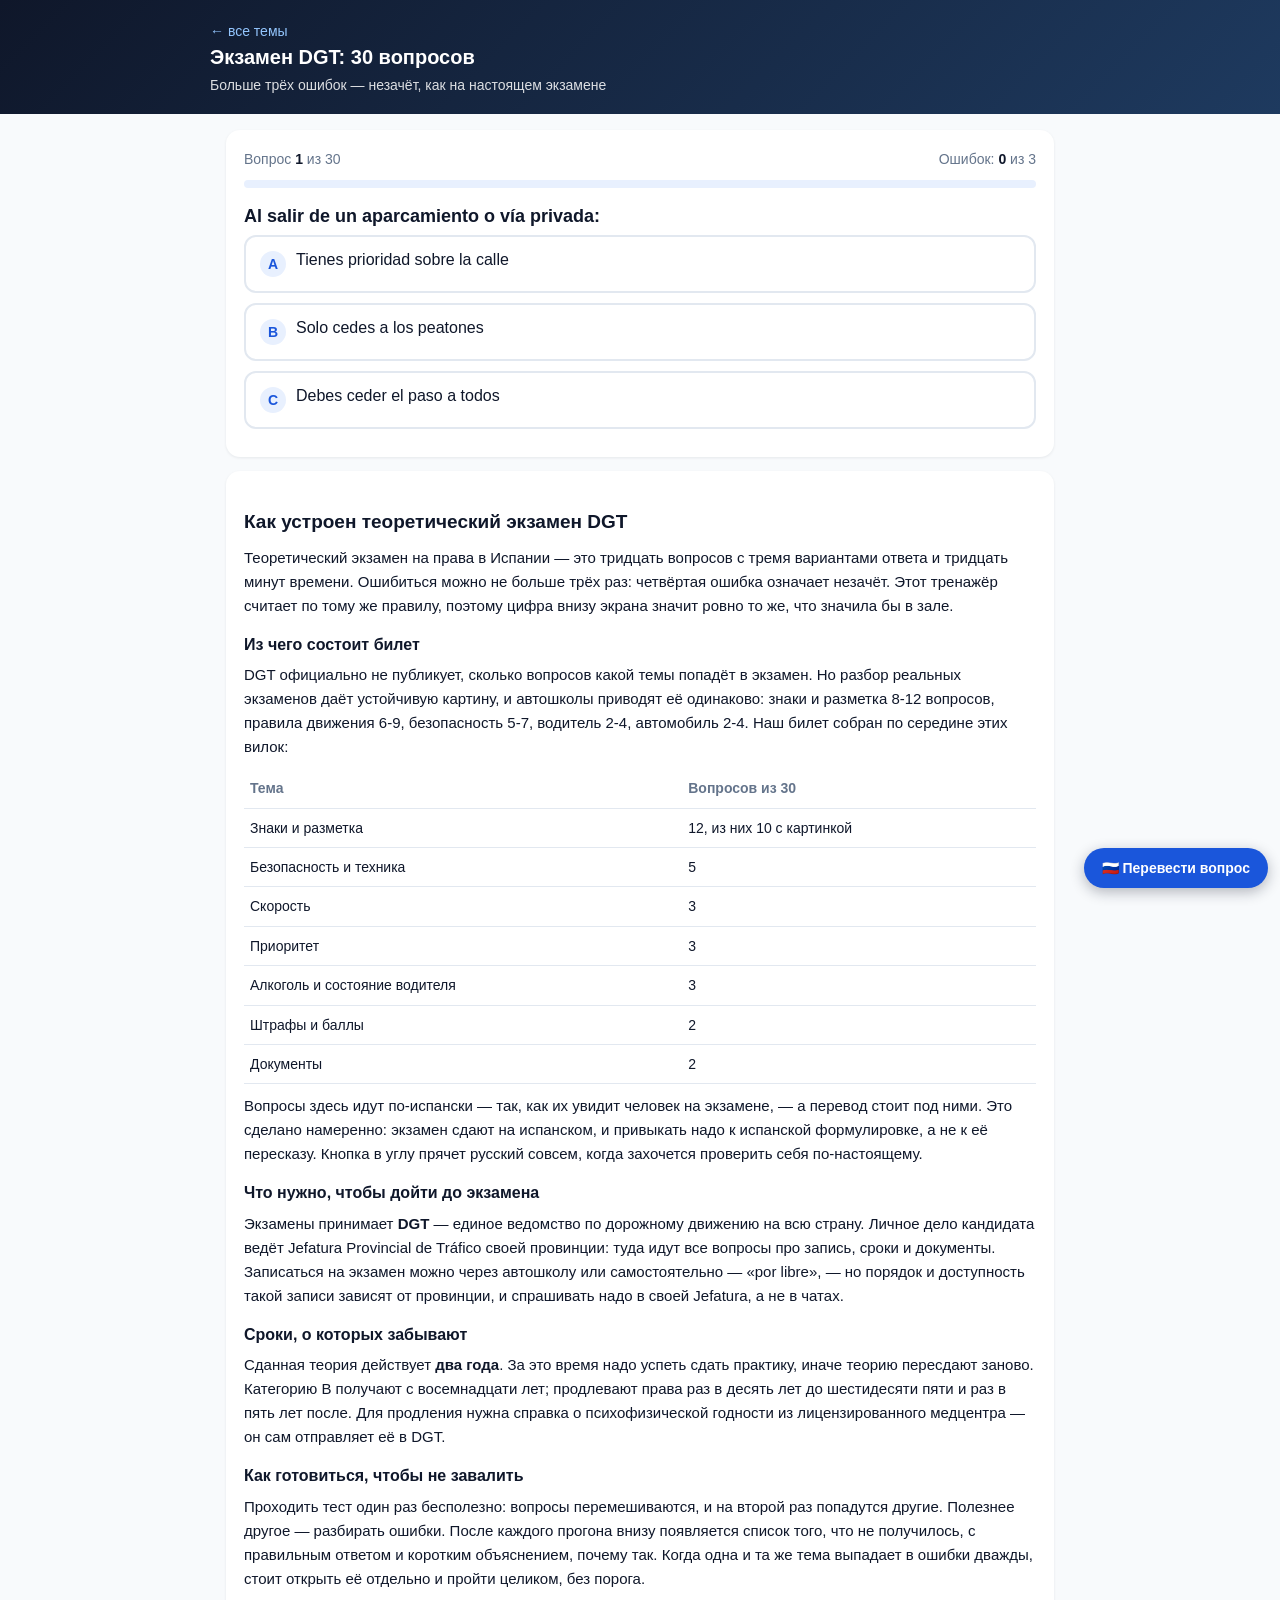
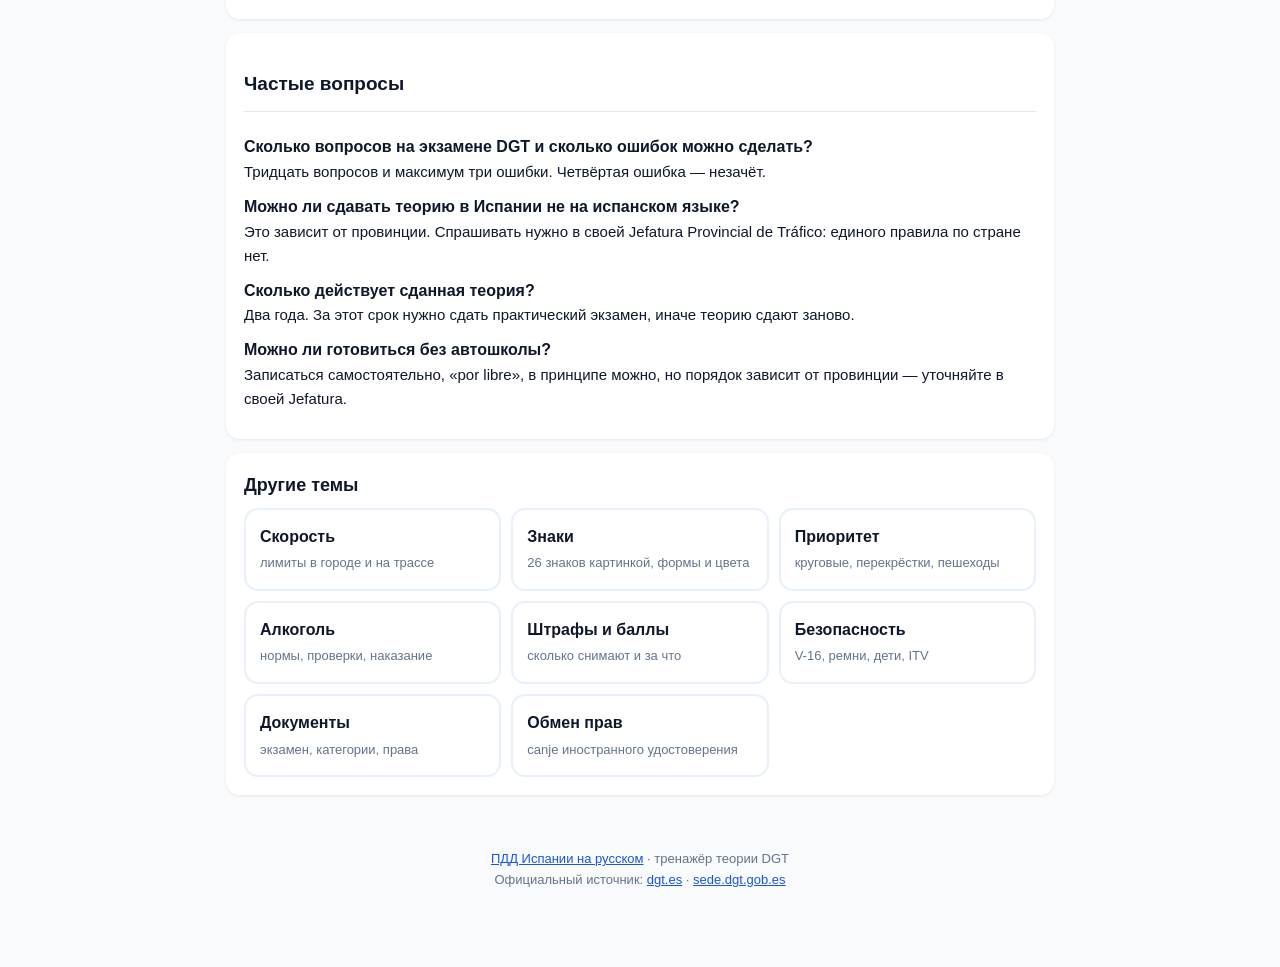
<file: test.html>
<!DOCTYPE html>
<html lang="ru">
<head>
<meta charset="UTF-8">
<meta name="viewport" content="width=device-width, initial-scale=1.0">
<meta http-equiv="Cache-Control" content="no-cache, no-store, must-revalidate">
<meta http-equiv="Pragma" content="no-cache">
<meta http-equiv="Expires" content="0">
<title>Тест ПДД Испании — экзамен DGT на русском, 30 вопросов онлайн</title>
<meta name="description" content="Бесплатный тест ПДД Испании на русском: 30 вопросов вперемешку, максимум 3 ошибки — как на теоретическом экзамене DGT. Вопрос по-испански и перевод рядом.">
<meta name="keywords" content="тест ПДД Испании, экзамен DGT на русском, тест DGT онлайн, теория на права Испания, examen teórico DGT ruso, ПДР Іспанії тест">
<meta property="og:title" content="Тест ПДД Испании — экзамен DGT на русском, 30 вопросов онлайн">
<meta property="og:description" content="Бесплатный тест ПДД Испании на русском: 30 вопросов вперемешку, максимум 3 ошибки — как на теоретическом экзамене DGT. Вопрос по-испански и перевод рядом.">
<meta property="og:type" content="article">
<meta name="theme-color" content="#0f172a">
<script async src="https://www.googletagmanager.com/gtag/js?id=G-8PW35WG9M5"></script>
<script>window.dataLayer=window.dataLayer||[];function gtag(){dataLayer.push(arguments);}gtag('js',new Date());gtag('config','G-8PW35WG9M5');</script>
<script async src="https://pagead2.googlesyndication.com/pagead/js/adsbygoogle.js?client=ca-pub-7529900678975882" crossorigin="anonymous"></script>
<link rel="canonical" href="https://braxno-dotcom.github.io/pdd-es/test.html">
<link rel="manifest" href="manifest.json">
<link rel="apple-touch-icon" href="icono-180.png">
<link rel="icon" type="image/svg+xml" href="data:image/svg+xml,<svg xmlns='http://www.w3.org/2000/svg' viewBox='0 0 100 100'><circle cx='50' cy='50' r='48' fill='%230f172a' stroke='%231a56db' stroke-width='4'/><text x='50' y='40' text-anchor='middle' font-size='20' font-weight='bold' fill='%2360a5fa'>DGT</text><text x='50' y='62' text-anchor='middle' font-size='13' fill='white'>España</text><text x='50' y='80' text-anchor='middle' font-size='13' fill='%23f87171'>RU</text></svg>">
<link rel="stylesheet" href="estilo.css?v=20261026a">
<script type="application/ld+json">{"@context":"https://schema.org","@type":"FAQPage","mainEntity":[{"@type":"Question","name":"Сколько вопросов на экзамене DGT и сколько ошибок можно сделать?","acceptedAnswer":{"@type":"Answer","text":"Тридцать вопросов и максимум три ошибки. Четвёртая ошибка — незачёт."}},{"@type":"Question","name":"Можно ли сдавать теорию в Испании не на испанском языке?","acceptedAnswer":{"@type":"Answer","text":"Это зависит от провинции. Спрашивать нужно в своей Jefatura Provincial de Tráfico: единого правила по стране нет."}},{"@type":"Question","name":"Сколько действует сданная теория?","acceptedAnswer":{"@type":"Answer","text":"Два года. За этот срок нужно сдать практический экзамен, иначе теорию сдают заново."}},{"@type":"Question","name":"Можно ли готовиться без автошколы?","acceptedAnswer":{"@type":"Answer","text":"Записаться самостоятельно, «por libre», в принципе можно, но порядок зависит от провинции — уточняйте в своей Jefatura."}}]}</script>
</head>
<body>

<header>
  <div class="caja">
    <a class="inicio" href="index.html">← все темы</a>
    <h1>Экзамен DGT: 30 вопросов</h1>
    <p>Больше трёх ошибок — незачёт, как на настоящем экзамене</p>
  </div>
</header>

<main>
  <div class="tarjeta">
    <div class="marcador"><span id="contador"></span><span id="puntos"></span></div>
    <div class="barra"><div id="barra"></div></div>
    <div id="zona"></div>
  </div>

  <div class="tarjeta articulo">
    <h2>Как устроен теоретический экзамен DGT</h2>
    <p>Теоретический экзамен на права в Испании — это тридцать вопросов с тремя вариантами
    ответа и тридцать минут времени. Ошибиться можно не больше трёх раз: четвёртая ошибка
    означает незачёт. Этот тренажёр считает по тому же правилу, поэтому цифра внизу экрана
    значит ровно то же, что значила бы в зале.</p>
    <h3>Из чего состоит билет</h3>
    <p>DGT официально не публикует, сколько вопросов какой темы попадёт в экзамен. Но разбор
    реальных экзаменов даёт устойчивую картину, и автошколы приводят её одинаково: знаки
    и разметка 8-12 вопросов, правила движения 6-9, безопасность 5-7, водитель 2-4,
    автомобиль 2-4. Наш билет собран по середине этих вилок:</p>
    <table>
      <tr><th>Тема</th><th>Вопросов из 30</th></tr>
      <tr><td>Знаки и разметка</td><td>12, из них 10 с картинкой</td></tr>
      <tr><td>Безопасность и техника</td><td>5</td></tr>
      <tr><td>Скорость</td><td>3</td></tr>
      <tr><td>Приоритет</td><td>3</td></tr>
      <tr><td>Алкоголь и состояние водителя</td><td>3</td></tr>
      <tr><td>Штрафы и баллы</td><td>2</td></tr>
      <tr><td>Документы</td><td>2</td></tr>
    </table>
    <p>Вопросы здесь идут по-испански — так, как их увидит человек на экзамене, — а перевод
    стоит под ними. Это сделано намеренно: экзамен сдают на испанском, и привыкать надо
    к испанской формулировке, а не к её пересказу. Кнопка в углу прячет русский совсем,
    когда захочется проверить себя по-настоящему.</p>

    <h3>Что нужно, чтобы дойти до экзамена</h3>
    <p>Экзамены принимает <b>DGT</b> — единое ведомство по дорожному движению на всю страну.
    Личное дело кандидата ведёт <span lang="es">Jefatura Provincial de Tráfico</span> своей
    провинции: туда идут все вопросы про запись, сроки и документы. Записаться на экзамен
    можно через автошколу или самостоятельно — <span lang="es">«por libre»</span>, — но
    порядок и доступность такой записи зависят от провинции, и спрашивать надо в своей
    Jefatura, а не в чатах.</p>

    <h3>Сроки, о которых забывают</h3>
    <p>Сданная теория действует <b>два года</b>. За это время надо успеть сдать практику,
    иначе теорию пересдают заново. Категорию B получают с восемнадцати лет; продлевают
    права раз в десять лет до шестидесяти пяти и раз в пять лет после. Для продления нужна
    справка о психофизической годности из лицензированного медцентра — он сам отправляет
    её в DGT.</p>

    <h3>Как готовиться, чтобы не завалить</h3>
    <p>Проходить тест один раз бесполезно: вопросы перемешиваются, и на второй раз попадутся
    другие. Полезнее другое — разбирать ошибки. После каждого прогона внизу появляется список
    того, что не получилось, с правильным ответом и коротким объяснением, почему так.
    Когда одна и та же тема выпадает в ошибки дважды, стоит открыть её отдельно и пройти
    целиком, без порога.</p>
  </div>

  <div class="tarjeta articulo">
    <h2>Частые вопросы</h2>
    <div class="faq">
      <b>Сколько вопросов на экзамене DGT и сколько ошибок можно сделать?</b>
      <p>Тридцать вопросов и максимум три ошибки. Четвёртая ошибка — незачёт.</p>
      <b>Можно ли сдавать теорию в Испании не на испанском языке?</b>
      <p>Это зависит от провинции. Спрашивать нужно в своей Jefatura Provincial de Tráfico: единого правила по стране нет.</p>
      <b>Сколько действует сданная теория?</b>
      <p>Два года. За этот срок нужно сдать практический экзамен, иначе теорию сдают заново.</p>
      <b>Можно ли готовиться без автошколы?</b>
      <p>Записаться самостоятельно, «por libre», в принципе можно, но порядок зависит от провинции — уточняйте в своей Jefatura.</p>
    </div>
  </div>


  <div class="tarjeta">
    <h2>Другие темы</h2>
    <div class="temas">
      <a class="tema" href="velocidad.html"><b>Скорость</b><span>лимиты в городе и на трассе</span></a>
      <a class="tema" href="senales.html"><b>Знаки</b><span>26 знаков картинкой, формы и цвета</span></a>
      <a class="tema" href="prioridad.html"><b>Приоритет</b><span>круговые, перекрёстки, пешеходы</span></a>
      <a class="tema" href="alcohol.html"><b>Алкоголь</b><span>нормы, проверки, наказание</span></a>
      <a class="tema" href="multas.html"><b>Штрафы и баллы</b><span>сколько снимают и за что</span></a>
      <a class="tema" href="seguridad.html"><b>Безопасность</b><span>V-16, ремни, дети, ITV</span></a>
      <a class="tema" href="documentos.html"><b>Документы</b><span>экзамен, категории, права</span></a>
      <a class="tema" href="canje.html"><b>Обмен прав</b><span>canje иностранного удостоверения</span></a>
    </div>
  </div>
</main>

<footer>
  <a href="index.html">ПДД Испании на русском</a> · тренажёр теории DGT<br>
  Официальный источник: <a href="https://www.dgt.es" rel="nofollow">dgt.es</a> ·
  <a href="https://sede.dgt.gob.es" rel="nofollow">sede.dgt.gob.es</a>
</footer>

<script>window.MODO = {tema: null, examen: true};</script>
<script>/* Официальные дорожные знаки Испании.

   ⚠️ НЕ НАРИСОВАНЫ, А ВЗЯТЫ ИЗ ОФИЦИАЛЬНОГО КАТАЛОГА. Источник — Викисклад,
   автор Ministerio de Transportes, лицензия Public domain (проверяется скриптом
   при каждом скачивании: всё, что не общественное достояние, отбрасывается).
   Откуда именно взят каждый знак — в файле ИСТОЧНИКИ-ЗНАКОВ.md рядом.

   ⚠️ Файл собирается скриптом `descargar-senales.py`, руками не правится.
   Нужен новый знак — допиши его в список NUESTROS и прогони скрипт заново.

   Ключ — код знака; в вопросе он пишется в поле `s`. */

const SENALES = {
  ceda_el_paso: "<svg xmlns=\"http://www.w3.org/2000/svg\" viewBox=\"0 0 438 387\"> <path stroke=\"#E41408\" stroke-width=\"54\" stroke-linejoin=\"round\" d=\"M28,28H410L219,360z\"/> <path fill=\"#FFF\" d=\"M44,38H394L219,340\"/> </svg>",
  stop: "<svg id=\"svg2\" sodipodi:version=\"0.32\" inkscape:version=\"1.2.2 (732a01da63, 2022-12-09)\" version=\"1.0\" sodipodi:docname=\"Spain_traffic_signal_r2.svg\" inkscape:output_extension=\"org.inkscape.output.svg.inkscape\" xmlns:inkscape=\"http://www.inkscape.org/namespaces/inkscape\" xmlns:sodipodi=\"http://sodipodi.sourceforge.net/DTD/sodipodi-0.dtd\" xmlns=\"http://www.w3.org/2000/svg\" xmlns:svg=\"http://www.w3.org/2000/svg\" xmlns:rdf=\"http://www.w3.org/1999/02/22-rdf-syntax-ns#\" xmlns:cc=\"http://creativecommons.org/ns#\" xmlns:dc=\"http://purl.org/dc/elements/1.1/\" viewBox=\"0 0 1010.4 1010.4002\"> <defs id=\"defs4\"> <inkscape:perspective sodipodi:type=\"inkscape:persp3d\" inkscape:vp_x=\"0 : 300.5 : 1\" inkscape:vp_y=\"0 : 1000 : 0\" inkscape:vp_z=\"601 : 300.5 : 1\" inkscape:persp3d-origin=\"300.5 : 200.33333 : 1\" id=\"perspective3380\" /> <inkscape:perspective id=\"perspective3990\" inkscape:persp3d-origin=\"375 : 250 : 1\" inkscape:vp_z=\"750 : 375 : 1\" inkscape:vp_y=\"0 : 1000 : 0\" inkscape:vp_x=\"0 : 375 : 1\" sodipodi:type=\"inkscape:persp3d\" /> </defs> <metadata id=\"metadata7\"> <rdf:RDF> <cc:Work rdf:about=\"\"> <dc:format>image/svg+xml</dc:format> <dc:type rdf:resource=\"http://purl.org/dc/dcmitype/StillImage\" /> <dc:title /> </cc:Work> </rdf:RDF> </metadata> <g inkscape:label=\"Layer 1\" inkscape:groupmode=\"layer\" id=\"layer1\" transform=\"translate(1515.529,3241.075)\"> <rect style=\"color:#000000;fill:#000000;fill-opacity:1;fill-rule:nonzero;stroke:none;stroke-width:0.8735441;marker:none;visibility:visible;display:inline;overflow:visible\" id=\"rect3653\" width=\"0\" height=\"27.202072\" x=\"578.73834\" y=\"298.1684\" rx=\"249.48199\" ry=\"27.202072\" /> <path inkscape:connector-curvature=\"0\" id=\"path3940\" d=\"m -801.1513,-2230.8749 295.8223,-295.8221 -10e-5,-418.3556 -295.822,-295.8224 -418.3557,3e-4 -295.8222,295.8221 2e-4,418.3558 295.822,295.822 z\" style=\"fill:#000000;fill-opacity:1;stroke:none\" /> <path inkscape:connector-curvature=\"0\" id=\"path3942\" d=\"m -803.2223,-2235.875 292.8933,-292.8932 -10e-5,-414.2135 -292.8931,-292.8935 -414.2135,3e-4 -292.8933,292.8932 2e-4,414.2136 292.8931,292.8932 z\" style=\"fill:#ffffff;fill-opacity:1;stroke:none\" /> <g id=\"g4797\" transform=\"matrix(3.2596685,0,0,3.2596685,-1511.1445,-3236.6905)\"> <polyline class=\"cls-3\" points=\"93.64 298.44 213.54 298.44 298.44 213.64 298.44 93.64 213.54 8.84 93.64 8.84 8.84 93.64 8.84 213.64 93.64 298.44\" id=\"polyline10\" style=\"fill:#e41408;fill-opacity:1;fill-rule:evenodd\" /> <path class=\"cls-1\" d=\"m 24.24,178.44 a 35,35 0 0 0 0.5,5.4 31.37,31.37 0 0 0 1.7,5.5 29.44,29.44 0 0 0 6.7,9.9 27.6,27.6 0 0 0 10.3,6.3 27.77,27.77 0 0 0 5.5,1.4 33.32,33.32 0 0 0 5.4,0.2 28,28 0 0 0 17.3,-6.7 29,29 0 0 0 9.7,-16 39.85,39.85 0 0 0 -0.5,-19.1 40.63,40.63 0 0 0 -9.3,-16.7 50.06,50.06 0 0 0 -17.9,-12.2 A 17.42,17.42 0 0 1 47,132 a 11.56,11.56 0 0 1 -2,-3.2 9.94,9.94 0 0 1 0.4,-7.8 8.46,8.46 0 0 1 2.3,-2.9 9.77,9.77 0 0 1 3.4,-2.1 11,11 0 0 1 4.4,-0.7 10.64,10.64 0 0 1 4.3,1.2 11.29,11.29 0 0 1 3.1,2.6 11.56,11.56 0 0 1 2,3.2 11.21,11.21 0 0 1 0.9,3.6 l 15.4,-0.3 a 28.9,28.9 0 0 0 -6.6,-16.5 26.7,26.7 0 0 0 -3.4,-3.3 30.67,30.67 0 0 0 -4.2,-2.8 25.09,25.09 0 0 0 -10.2,-2.9 26.43,26.43 0 0 0 -10.5,1.3 32.21,32.21 0 0 0 -4.6,2.1 38.86,38.86 0 0 0 -3.9,2.8 l -0.7,0.7 a 24.72,24.72 0 0 0 -8,17.4 25,25 0 0 0 6.6,18 33.49,33.49 0 0 0 12.3,8.3 33.35,33.35 0 0 1 12.3,8.4 23.8,23.8 0 0 1 5.7,10.3 23.18,23.18 0 0 1 0.3,11.7 13,13 0 0 1 -4.5,7.5 13.14,13.14 0 0 1 -8.2,3.2 12.25,12.25 0 0 1 -5.2,-0.8 12.9,12.9 0 0 1 -4.8,-3 14.23,14.23 0 0 1 -3.1,-4.7 12.17,12.17 0 0 1 -0.9,-5.2 l -15.4,0.3\" id=\"path12\" style=\"fill:#fefefe;fill-rule:evenodd\" /> <polyline class=\"cls-1\" points=\"142.64 102.54 91.54 102.54 91.54 117.84 109.44 117.84 109.44 204.74 124.84 204.74 124.84 117.84 142.64 117.84 142.64 102.54\" id=\"polyline14\" style=\"fill:#fefefe;fill-rule:evenodd\" /> <path class=\"cls-1\" d=\"m 172.44,185.54 a 83,83 0 0 1 0.6,-64.4 10.35,10.35 0 0 1 9.5,-6.2 10.56,10.56 0 0 1 5.7,1.7 11.08,11.08 0 0 1 3.8,4.5 84.75,84.75 0 0 1 6.7,32.2 82.77,82.77 0 0 1 -6.2,32.2 10.65,10.65 0 0 1 -4,4.9 10.58,10.58 0 0 1 -12.1,0 10.65,10.65 0 0 1 -4,-4.9 m -13.5,-70.4 a 97.33,97.33 0 0 0 -8,38 100.7,100.7 0 0 0 7.3,38.3 26.63,26.63 0 0 0 9.7,11.8 26.42,26.42 0 0 0 29.2,0 26.42,26.42 0 0 0 9.6,-11.8 98.35,98.35 0 0 0 -0.6,-76.3 25.66,25.66 0 0 0 -47.2,0\" id=\"path16\" style=\"fill:#fefefe;fill-rule:evenodd\" /> <path class=\"cls-1\" d=\"m 256.74,117.84 a 9.22,9.22 0 0 1 5.1,1.5 13.22,13.22 0 0 1 2.6,2.2 13,13 0 0 1 2.2,2.9 15.58,15.58 0 0 1 2.1,7.7 15.88,15.88 0 0 1 -2,7.8 13,13 0 0 1 -2.2,2.9 13.22,13.22 0 0 1 -2.6,2.2 7.67,7.67 0 0 1 -4.4,1.4 h -14.4 v -28.6 h 13.6 m 0,43.9 a 25.21,25.21 0 0 0 16.8,-6.3 30.84,30.84 0 0 0 8,-10.9 39.9,39.9 0 0 0 -0.8,-26.2 29.88,29.88 0 0 0 -11.8,-12.6 23.5,23.5 0 0 0 -11.8,-3.2 h -29.3 v 102.2 h 15.3 v -43 h 13.6\" id=\"path18\" style=\"fill:#fefefe;fill-rule:evenodd\" /> </g> </g> </svg>",
  calzada_prioridad: "<svg xmlns=\"http://www.w3.org/2000/svg\" xmlns:xlink=\"http://www.w3.org/1999/xlink\" xml:space=\"preserve\" overflow=\"hidden\" viewBox=\"0 0 1578 1578\"><defs><clipPath id=\"clip0\"><rect x=\"1411\" y=\"435\" width=\"1578\" height=\"1578\"/></clipPath></defs><g clip-path=\"url(#clip0)\" transform=\"translate(-1411 -435)\"><path d=\"M2154.65 1994.16C2159.98 1999.88 2166.74 2004.29 2174.66 2007.8 2182.59 2011.18 2191.16 2013 2200.26 2013 2208.84 2013 2217.54 2011.18 2225.47 2007.8 2233.4 2004.29 2240.15 1999.88 2245.35 1994.16L2970.16 1269.35C2975.36 1264.02 2980.29 1257.27 2983.67 1249.34 2987.05 1241.41 2989 1232.84 2989 1224.13 2989 1215.16 2987.05 1206.46 2983.67 1198.53 2980.29 1190.61 2975.36 1184.24 2970.16 1178.65L2245.35 453.841C2240.15 448.644 2233.4 443.706 2225.47 440.327 2217.54 436.949 2208.84 435 2200.26 435 2191.16 435 2182.59 436.949 2174.66 440.327 2166.74 443.706 2159.98 448.644 2154.65 453.841L1429.84 1178.65C1424.51 1184.24 1419.71 1190.61 1416.33 1198.53 1412.95 1206.46 1411 1215.16 1411 1224.13 1411 1232.84 1412.95 1241.41 1416.33 1249.34 1419.71 1257.27 1424.51 1264.02 1429.84 1269.35L2154.65 1994.16Z\" fill=\"#010101\" fill-rule=\"evenodd\"/><path d=\"M2174.72 1974.48C2177.71 1977.47 2181.48 1980.06 2186.03 1982.01 2190.19 1983.83 2195 1985 2200.32 1985 2205.13 1985 2210.07 1983.83 2214.23 1982.01 2218.78 1980.06 2222.55 1977.47 2225.54 1974.48L2950.47 1249.77C2953.59 1246.78 2956.19 1243.01 2958.01 1238.85 2959.96 1234.44 2961 1229.5 2961 1224.57 2961 1219.37 2959.96 1214.82 2958.01 1210.28 2956.19 1205.73 2953.59 1201.96 2950.47 1198.97L2225.54 474.522C2222.55 471.534 2218.78 468.806 2214.23 466.988 2210.07 465.039 2205.13 464 2200.32 464 2195 464 2190.19 465.039 2186.03 466.988 2181.48 468.806 2177.71 471.534 2174.72 474.522L1449.53 1198.97C1446.54 1201.96 1443.94 1205.73 1441.99 1210.28 1440.17 1214.82 1439 1219.37 1439 1224.57 1439 1229.5 1440.17 1234.44 1441.99 1238.85 1443.94 1243.01 1446.54 1246.78 1449.53 1249.77L2174.72 1974.48Z\" fill=\"#FFFFFF\" fill-rule=\"evenodd\"/><path d=\"M2175.5 1975.5C2182.13 1981.96 2191.06 1985.5 2200.63 1985.5 2209.81 1985.5 2218.87 1981.96 2225.5 1975.5\" stroke=\"#343434\" stroke-width=\"2.60023\" stroke-linejoin=\"round\" stroke-miterlimit=\"10\" fill=\"none\" fill-rule=\"evenodd\"/><path d=\"M2225.5 1975.5 2951.5 1250.5\" stroke=\"#343434\" stroke-width=\"2.60023\" stroke-linejoin=\"round\" stroke-miterlimit=\"10\" fill=\"none\" fill-rule=\"evenodd\"/><path d=\"M2950.5 1250.5C2957.61 1243.73 2961.5 1234.76 2961.5 1225.13 2961.5 1215.37 2957.61 1206.27 2950.5 1199.5\" stroke=\"#343434\" stroke-width=\"2.60023\" stroke-linejoin=\"round\" stroke-miterlimit=\"10\" fill=\"none\" fill-rule=\"evenodd\"/><path d=\"M2951.5 1199.5 2225.5 474.5\" stroke=\"#343434\" stroke-width=\"2.60023\" stroke-linejoin=\"round\" stroke-miterlimit=\"10\" fill=\"none\" fill-rule=\"evenodd\"/><path d=\"M2225.5 474.5C2218.87 468.037 2209.81 464.5 2200.63 464.5 2191.06 464.5 2182.13 468.037 2175.5 474.5\" stroke=\"#343434\" stroke-width=\"2.60023\" stroke-linejoin=\"round\" stroke-miterlimit=\"10\" fill=\"none\" fill-rule=\"evenodd\"/><path d=\"M2175.5 474.5 1449.5 1199.5\" stroke=\"#343434\" stroke-width=\"2.60023\" stroke-linejoin=\"round\" stroke-miterlimit=\"10\" fill=\"none\" fill-rule=\"evenodd\"/><path d=\"M1449.5 1199.5C1443.16 1206.27 1439.5 1215.37 1439.5 1225.13 1439.5 1234.76 1443.16 1243.73 1449.5 1250.5\" stroke=\"#343434\" stroke-width=\"2.60023\" stroke-linejoin=\"round\" stroke-miterlimit=\"10\" fill=\"none\" fill-rule=\"evenodd\"/><path d=\"M1449.5 1250.5 2175.5 1975.5\" stroke=\"#343434\" stroke-width=\"2.60023\" stroke-linejoin=\"round\" stroke-miterlimit=\"10\" fill=\"none\" fill-rule=\"evenodd\"/><path d=\"M2200.13 1700 1724 1224.37 2200.13 749 2676 1224.37 2200.13 1700Z\" fill=\"#010101\" fill-rule=\"evenodd\"/><path d=\"M2200.26 1673 1751 1224.44 2200.26 776 2649 1224.44 2200.26 1673Z\" fill=\"#FFFF00\" fill-rule=\"evenodd\"/><path d=\"M2200.76 1673.5 1751.5 1224.94 2200.76 776.5 2649.5 1224.94 2200.76 1673.5Z\" stroke=\"#343434\" stroke-width=\"2.60023\" stroke-linejoin=\"round\" stroke-miterlimit=\"10\" fill=\"none\" fill-rule=\"evenodd\"/></g></svg>",
  fin_prioridad: "<svg xmlns=\"http://www.w3.org/2000/svg\" xmlns:xlink=\"http://www.w3.org/1999/xlink\" xml:space=\"preserve\" overflow=\"hidden\" viewBox=\"0 0 1578 1577\"><defs><clipPath id=\"clip0\"><rect x=\"1411\" y=\"436\" width=\"1578\" height=\"1577\"/></clipPath></defs><g clip-path=\"url(#clip0)\" transform=\"translate(-1411 -436)\"><path d=\"M2154.65 1994.17C2159.98 1999.88 2166.74 2004.3 2174.66 2007.81 2182.59 2011.18 2191.16 2013 2200.26 2013 2208.84 2013 2217.54 2011.18 2225.47 2007.81 2233.4 2004.3 2240.15 1999.88 2245.35 1994.17L2970.16 1269.82C2975.36 1264.5 2980.29 1257.74 2983.67 1249.82 2987.05 1241.9 2989 1233.33 2989 1224.63 2989 1215.67 2987.05 1206.97 2983.67 1199.05 2980.29 1191.13 2975.36 1184.76 2970.16 1179.18L2245.35 454.829C2240.15 449.635 2233.4 444.701 2225.47 441.324 2217.54 437.948 2208.84 436 2200.26 436 2191.16 436 2182.59 437.948 2174.66 441.324 2166.74 444.701 2159.98 449.635 2154.65 454.829L1429.84 1179.18C1424.51 1184.76 1419.71 1191.13 1416.33 1199.05 1412.95 1206.97 1411 1215.67 1411 1224.63 1411 1233.33 1412.95 1241.9 1416.33 1249.82 1419.71 1257.74 1424.51 1264.5 1429.84 1269.82L2154.65 1994.17Z\" fill=\"#010101\" fill-rule=\"evenodd\"/><path d=\"M2174.72 1974.48C2177.71 1977.47 2181.48 1980.06 2186.03 1982.01 2190.19 1983.83 2195 1985 2200.33 1985 2205.13 1985 2210.07 1983.83 2214.23 1982.01 2218.78 1980.06 2222.55 1977.47 2225.54 1974.48L2950.47 1249.77C2953.59 1246.78 2956.19 1243.01 2958.01 1238.85 2959.96 1234.44 2961 1229.5 2961 1224.57 2961 1219.37 2959.96 1214.82 2958.01 1210.28 2956.19 1205.73 2953.59 1201.96 2950.47 1198.97L2225.54 474.522C2222.55 471.534 2218.78 468.806 2214.23 466.988 2210.07 465.039 2205.13 464 2200.33 464 2195 464 2190.19 465.039 2186.03 466.988 2181.48 468.806 2177.71 471.534 2174.72 474.522L1449.53 1198.97C1446.54 1201.96 1443.94 1205.73 1441.99 1210.28 1440.17 1214.82 1439 1219.37 1439 1224.57 1439 1229.5 1440.17 1234.44 1441.99 1238.85 1443.94 1243.01 1446.54 1246.78 1449.53 1249.77L2174.72 1974.48Z\" fill=\"#FFFFFF\" fill-rule=\"evenodd\"/><path d=\"M2175.5 1974.5C2182.13 1981.61 2191.06 1985.5 2200.63 1985.5 2209.81 1985.5 2218.87 1981.61 2225.5 1974.5\" stroke=\"#343434\" stroke-width=\"2.59843\" stroke-linejoin=\"round\" stroke-miterlimit=\"10\" fill=\"none\" fill-rule=\"evenodd\"/><path d=\"M2225.5 1974.5 2950.5 1250.5\" stroke=\"#343434\" stroke-width=\"2.59843\" stroke-linejoin=\"round\" stroke-miterlimit=\"10\" fill=\"none\" fill-rule=\"evenodd\"/><path d=\"M2950.5 1250.5C2957.61 1243.73 2961.5 1234.76 2961.5 1225.13 2961.5 1215.37 2957.61 1206.27 2950.5 1199.5\" stroke=\"#343434\" stroke-width=\"2.59843\" stroke-linejoin=\"round\" stroke-miterlimit=\"10\" fill=\"none\" fill-rule=\"evenodd\"/><path d=\"M2950.5 1199.5 2225.5 474.5\" stroke=\"#343434\" stroke-width=\"2.59843\" stroke-linejoin=\"round\" stroke-miterlimit=\"10\" fill=\"none\" fill-rule=\"evenodd\"/><path d=\"M2225.5 475.5C2218.87 468.39 2209.81 464.5 2200.63 464.5 2191.06 464.5 2182.13 468.39 2175.5 475.5\" stroke=\"#343434\" stroke-width=\"2.59843\" stroke-linejoin=\"round\" stroke-miterlimit=\"10\" fill=\"none\" fill-rule=\"evenodd\"/><path d=\"M2175.5 474.5 1450.5 1199.5\" stroke=\"#343434\" stroke-width=\"2.59843\" stroke-linejoin=\"round\" stroke-miterlimit=\"10\" fill=\"none\" fill-rule=\"evenodd\"/><path d=\"M1450.5 1199.5C1443.52 1206.27 1439.5 1215.37 1439.5 1225.13 1439.5 1234.76 1443.52 1243.73 1450.5 1250.5\" stroke=\"#343434\" stroke-width=\"2.59843\" stroke-linejoin=\"round\" stroke-miterlimit=\"10\" fill=\"none\" fill-rule=\"evenodd\"/><path d=\"M1450.5 1250.5 2175.5 1974.5\" stroke=\"#343434\" stroke-width=\"2.59843\" stroke-linejoin=\"round\" stroke-miterlimit=\"10\" fill=\"none\" fill-rule=\"evenodd\"/><path d=\"M2200.63 1700 1725 1224.37 2200.63 749 2676 1224.37 2200.63 1700Z\" fill=\"#010101\" fill-rule=\"evenodd\"/><path d=\"M2200.26 1673 1752 1224.44 2200.26 776 2648 1224.44 2200.26 1673Z\" fill=\"#FFFF00\" fill-rule=\"evenodd\"/><path d=\"M2200.76 1673.5 1752.5 1224.94 2200.76 776.5 2648.5 1224.94 2200.76 1673.5Z\" stroke=\"#343434\" stroke-width=\"2.59843\" stroke-linejoin=\"round\" stroke-miterlimit=\"10\" fill=\"none\" fill-rule=\"evenodd\"/><path d=\"M1876.32 1698 1727 1548.29 2524.16 751 2674 900.451 1876.32 1698Z\" fill=\"#010101\" fill-rule=\"evenodd\"/></g></svg>",
  circulacion_prohibida: "<svg version=\"1.1\" id=\"Capa_1\" xmlns=\"http://www.w3.org/2000/svg\" xmlns:xlink=\"http://www.w3.org/1999/xlink\" x=\"0px\" y=\"0px\" viewBox=\"0 0 388.347 388.346\" enable-background=\"new 0 0 388.347 388.346\" xml:space=\"preserve\"> <path fill=\"#E41408\" d=\"M1.761,194.167C1.761,87.91,87.905,1.765,194.167,1.765S386.585,87.91,386.585,194.167 c0,106.266-86.156,192.414-192.418,192.414S1.761,300.433,1.761,194.167\"/> <path fill=\"#FFFFFF\" d=\"M53.065,194.167c0-77.922,63.168-141.105,141.102-141.105s141.098,63.184,141.098,141.105 c0,77.938-63.164,141.102-141.098,141.102S53.065,272.105,53.065,194.167\"/> </svg>",
  entrada_prohibida: "<svg xmlns=\"http://www.w3.org/2000/svg\" viewBox=\"0 0 48 48\"> <circle fill=\"#E41408\" cx=\"24\" cy=\"24\" r=\"23\"/> <path fill=\"#FFF\" d=\"m7,19h34v10H7z\"/> </svg>",
  prohibido_camiones: "<svg xmlns=\"http://www.w3.org/2000/svg\" xmlns:xlink=\"http://www.w3.org/1999/xlink\" xml:space=\"preserve\" overflow=\"hidden\" viewBox=\"0 0 336 336\"><g transform=\"translate(-33 0)\"><path d=\"M368.358 167.736C368.358 145.65 363.979 123.905 355.56 103.556 347.141 83.2449 334.796 64.7083 319.28 49.1919 303.65 33.5622 285.113 21.2171 264.802 12.7982 244.453 4.37933 222.708 2.84217e-14 200.736 2.84217e-14 178.65 2.84217e-14 156.905 4.37933 136.556 12.7982 116.207 21.2171 97.7461 33.5622 82.1164 49.1919 66.6 64.7083 54.2171 83.2449 45.7982 103.556 37.3793 123.905 33 145.65 33 167.736 33 189.708 37.3793 211.491 45.7982 231.802 54.2171 252.151 66.6 270.612 82.1164 286.242 97.7461 301.796 116.207 314.141 136.556 322.56 156.905 330.979 178.65 335.358 200.736 335.358 222.708 335.358 244.453 330.979 264.802 322.56 285.113 314.141 303.65 301.796 319.28 286.242 334.796 270.612 347.141 252.151 355.56 231.802 363.979 211.491 368.358 189.708 368.358 167.736Z\" fill=\"#FF0000\"/><path d=\"M323.659 167.698C323.659 151.54 320.488 135.57 314.258 120.582 308.142 105.708 299.044 92.1546 287.68 80.791 276.204 69.3142 262.65 60.2535 247.776 54.0998 232.788 47.8706 216.856 44.6993 200.773 44.6993 184.578 44.6993 168.608 47.8706 153.62 54.0998 138.746 60.2535 125.192 69.3142 113.829 80.791 102.314 92.1546 93.2535 105.708 87.1375 120.582 80.9083 135.57 77.7371 151.54 77.7371 167.698 77.7371 183.781 80.9083 199.901 87.1375 214.738 93.2535 229.613 102.314 243.166 113.829 254.643 125.192 266.044 138.746 275.105 153.62 281.221 168.608 287.45 184.578 290.621 200.773 290.621 216.856 290.621 232.788 287.45 247.776 281.221 262.65 275.105 276.204 266.044 287.68 254.643 299.044 243.166 308.142 229.613 314.258 214.738 320.488 199.901 323.659 183.781 323.659 167.698Z\" fill=\"#FFFFFF\"/><path d=\"M145.617 135.986 139.727 158.637 123.984 158.637C121.04 158.637 118.17 159.845 116.207 161.922 114.131 163.885 112.923 166.754 112.923 169.586L112.923 183.063 105.599 183.063 105.599 192.766 127.571 192.766C128.137 196.843 130.1 200.43 133.045 203.148 136.103 205.791 140.067 207.225 143.993 207.225 145.843 207.225 147.806 206.999 149.656 206.244 151.657 205.564 153.394 204.469 155.017 203.148 156.565 201.751 157.886 200.09 158.755 198.24 159.736 196.503 160.265 194.653 160.491 192.766L240.867 192.766C241.395 196.843 243.359 200.43 246.417 203.148 249.361 205.791 253.325 207.225 257.365 207.225 261.442 207.225 265.255 205.791 268.313 203.148 271.409 200.43 273.372 196.843 273.787 192.766L295.76 192.766 295.76 128.246 167.815 128.246 167.815 133.041 149.581 133.041C147.693 133.041 146.07 134.249 145.617 135.986ZM152.827 141.573 167.4 141.573 167.4 158.637 147.92 158.637 152.827 141.573Z\" fill=\"#010101\"/></g></svg>",
  prohibido_bicicletas: "<svg xmlns:dc=\"http://purl.org/dc/elements/1.1/\" xmlns:cc=\"http://creativecommons.org/ns#\" xmlns:rdf=\"http://www.w3.org/1999/02/22-rdf-syntax-ns#\" xmlns:svg=\"http://www.w3.org/2000/svg\" xmlns=\"http://www.w3.org/2000/svg\" version=\"1.2\" id=\"svg2\" viewBox=\"0 0 48.103001 48.104\"> <metadata id=\"metadata3073\"> <rdf:RDF> <cc:Work rdf:about=\"\"> <dc:format>image/svg+xml</dc:format> <dc:type rdf:resource=\"http://purl.org/dc/dcmitype/StillImage\" /> <dc:title></dc:title> </cc:Work> </rdf:RDF> </metadata> <defs id=\"defs3071\" /> <g id=\"g3084\"> <path d=\"M 0,24.052 C 0,10.768 10.768,0 24.052,0 37.335,0 48.103,10.768 48.103,24.052 48.103,37.336 37.335,48.104 24.052,48.104 10.768,48.104 0,37.336 0,24.052\" id=\"path3051\" style=\"fill:#e41408\" /> <path d=\"m 6.413,24.052 c 0,-9.74 7.896,-17.637 17.639,-17.637 9.741,0 17.638,7.896 17.638,17.637 0,9.742 -7.896,17.638 -17.638,17.638 C 14.31,41.689 6.413,33.794 6.413,24.052\" id=\"path3053\" style=\"fill:#ffffff\" /> <path d=\"m 27.781,25.692 c 0,-2.394 1.94,-4.335 4.335,-4.335 2.393,0 4.334,1.941 4.334,4.335 0,2.394 -1.941,4.335 -4.334,4.335 -2.394,0 -4.335,-1.941 -4.335,-4.335\" id=\"path3055\" style=\"fill:#1c1d20\" /> <path d=\"m 11.62,25.659 c 0,-2.394 1.94,-4.335 4.334,-4.335 2.394,0 4.335,1.941 4.335,4.335 0,2.394 -1.941,4.334 -4.335,4.334 -2.394,0 -4.334,-1.94 -4.334,-4.334\" id=\"path3057\" style=\"fill:#1c1d20\" /> <path d=\"m 12.488,25.659 c 0,-1.914 1.552,-3.469 3.466,-3.469 1.916,0 3.468,1.555 3.468,3.469 0,1.915 -1.552,3.467 -3.468,3.467 -1.914,0 -3.466,-1.552 -3.466,-3.467\" id=\"path3059\" style=\"fill:#ffffff\" /> <path d=\"m 15.274,25.518 c 0,-0.421 0.342,-0.763 0.763,-0.763 0.422,0 0.764,0.342 0.764,0.763 0,0.422 -0.342,0.765 -0.764,0.765 -0.421,-0.001 -0.763,-0.344 -0.763,-0.765\" id=\"path3061\" style=\"fill:#1c1d20\" /> <path d=\"m 28.649,25.692 c 0,-1.915 1.552,-3.467 3.467,-3.467 1.915,0 3.467,1.552 3.467,3.467 0,1.915 -1.552,3.467 -3.467,3.467 -1.915,0 -3.467,-1.552 -3.467,-3.467\" id=\"path3063\" style=\"fill:#ffffff\" /> <path d=\"m 24.747,26.696 c -1.176,0 -1.156,-1.115 -1.114,-1.157 0,-1.321 1.135,-1.279 1.135,-1.279 l 7.409,0.391 c 0.422,0 0.785,0.479 0.785,0.901 0,0.422 -0.322,0.875 -0.744,0.875 0,0 -7.491,0.269 -7.471,0.269\" id=\"path3065\" style=\"fill:#1c1d20\" /> <path d=\"m 26.359,24.788 2.452,-3.728 2.106,3.674 1.341,0.021 -2.766,-5.036 0.599,-1.033 h 0.765 c 0,0 0.289,0.084 0.289,-0.308 -0.021,0 0,-0.889 0,-0.889 0,0 0.144,-0.618 -0.743,-0.268 -0.021,0 -2.188,0.909 -2.188,0.909 0,0 -0.598,0.432 0.082,0.515 0.021,0 0.497,0.021 0.497,0.021 l -0.331,0.764 h -8.05 c 0,0 0.455,-0.352 0.145,-0.868 0,0.021 -0.33,-0.557 -0.33,-0.557 0,0 -0.31,-0.392 0.165,-0.392 h 2.58 v -1.198 h -2.621 c 0,0 -1.857,0.166 -0.908,2.104 0,0.042 0.228,0.165 -0.082,0.661 -0.042,0.022 -3.592,5.904 -3.592,5.904 l 0.867,0.474 2.683,-4.354 4.52,3.941 0.847,-0.763 -4.437,-3.756 h 7.491 l -2.559,3.831 1.178,0.331\" id=\"path3067\" style=\"fill:#1c1d20\" /> </g> </svg>",
  velocidad_maxima: "<svg version=\"1.1\" baseProfile=\"tiny\" id=\"Layer_1\" xmlns=\"http://www.w3.org/2000/svg\" xmlns:xlink=\"http://www.w3.org/1999/xlink\" x=\"0px\" y=\"0px\" viewBox=\"-360.791 -360.781 769.688 769.656\" xml:space=\"preserve\"> <path fill=\"#E41408\" d=\"M-360.791,24.031c0-212.523,172.305-384.812,384.852-384.812c212.508,0,384.836,172.289,384.836,384.812 c0,212.531-172.328,384.844-384.836,384.844C-188.486,408.875-360.791,236.562-360.791,24.031\"/> <path fill=\"#FFFFFF\" d=\"M-258.15,24.031c0-155.852,126.336-282.203,282.211-282.203c155.852,0,282.18,126.352,282.18,282.203 c0,155.875-126.328,282.188-282.18,282.188C-131.814,306.219-258.15,179.906-258.15,24.031\"/> <path fill-rule=\"evenodd\" d=\"M-174.266,75.662c3.93,19.602,17.635,39.152,35.297,48.928c13.705,7.91,35.297,13.703,50.941,13.703 c37.158,0,72.482-27.412,82.23-62.631c3.958-21.564,0-49.027-9.748-68.526c-5.896-7.912-13.703-17.686-23.531-21.617 c-19.602-13.705-50.891-15.723-74.475-7.809l1.992-21.566h96.014v-48.977h-143l-13.703,119.468l52.854,7.912 c5.844-9.773,17.662-15.722,27.412-17.687c9.824,0,21.539,5.844,27.41,15.669c5.895,7.914,7.912,19.654,5.895,27.41 c-1.939,15.723-15.645,29.43-33.305,29.43c-15.697,0-31.291-11.688-33.281-29.43L-174.266,75.662\"/> <path fill-rule=\"evenodd\" d=\"M220.235-29.186c-11.458-40.833-50.649-70.245-93.163-70.245c-40.833,0-80.024,29.412-91.485,70.245 c-4.888,29.411-4.888,70.245,0,98.015c11.461,40.834,50.652,70.245,91.485,70.245c42.514,0,81.705-29.411,93.163-70.245 C226.771,41.06,226.771,0.226,220.235-29.186z M169.586,52.482c-3.244,19.595-21.278,34.3-40.834,34.3 c-21.273,0-39.228-14.705-42.513-34.3c-3.248-19.598-3.248-45.723,0-63.714c3.285-21.202,21.239-35.907,42.513-35.907 c19.556,0,37.59,14.705,40.834,35.907C172.873,6.759,172.873,32.885,169.586,52.482z\"/> </svg>",
  prohibido_adelantar: "<svg xmlns=\"http://www.w3.org/2000/svg\" xml:space=\"preserve\" version=\"1.0\" viewBox=\"0 0 48.103 48.104\"><path fill=\"#e41408\" d=\"m0 24.053c0-13.283 10.768-24.053 24.051-24.053s24.052 10.77 24.052 24.053c0 13.284-10.769 24.052-24.052 24.052s-24.051-10.768-24.051-24.052\"/><path fill=\"#fff\" d=\"m6.413 24.053c0-9.74 7.897-17.637 17.638-17.637 9.742 0 17.639 7.896 17.639 17.637 0 9.742-7.896 17.638-17.639 17.638-9.741-0.001-17.638-7.896-17.638-17.638\"/><path fill=\"#1c1d20\" d=\"m29 19.781c-0.342 0-0.5 0.344-0.5 0.344l-1.188 3.063c-0.34 0.172-0.343 0.343-0.343 0.343-0.344 0.683-0.344 1.375-0.344 1.375 0 0.854 0.344 1.031 0.344 1.032-0.344 0.514 0.156 0.843 0.156 0.843v1.188c0 0.19 0.154 0.344 0.344 0.343h1.375c0.19 0 0.343-0.154 0.344-0.343v-1.375h6.843v1.375c0 0.19 0.155 0.344 0.344 0.343h1.344c0.189 0 0.343-0.154 0.343-0.343v-1.188s0.528-0.33 0.188-0.843c0 0 0.344-0.178 0.344-1.032 0 0-0.002-0.691-0.344-1.375 0 0-0.002-0.171-0.344-0.343l-1.187-3.063s-0.189-0.344-0.531-0.344h-7.188zm0.344 0.844h6.5c0.342 0 0.344 0.156 0.344 0.156l0.874 2.063c0.173 0.515-0.343 0.344-0.343 0.344-1.196-0.342-4.125-0.344-4.125-0.344s-2.897 0.002-4.094 0.344c0 0-0.517 0.171-0.344-0.344l0.844-2.063s0.001-0.156 0.344-0.156zm1.531 3.813h3.406v0.843h-3.406v-0.843z\"/><path fill=\"#e41408\" d=\"m11.906 19.781c-0.343 0-0.5 0.344-0.5 0.344l-1.218 3.063c-0.3435 0.172-0.3442 0.343-0.3442 0.343-0.342 0.684-0.3438 1.375-0.3438 1.375 0 0.854 0.3438 1.032 0.3438 1.032-0.342 0.513 0.1872 0.843 0.1872 0.843v1.188c0 0.189 0.156 0.343 0.344 0.343h1.375c0.19 0.001 0.344-0.153 0.344-0.343v-1.375h6.812v1.375c0 0.189 0.155 0.343 0.344 0.343h1.375c0.189 0.001 0.344-0.153 0.344-0.343v-1.188s0.529-0.329 0.187-0.843c0-0.001 0.343-0.178 0.344-1.032 0 0-0.001-0.692-0.344-1.375 0 0-0.002-0.171-0.344-0.343l-1.218-3.063s-0.158-0.344-0.5-0.344h-7.188zm0.344 0.844h6.5c0.343 0 0.344 0.156 0.344 0.156l0.844 2.063c0.17 0.515-0.344 0.344-0.344 0.344-1.197-0.342-4.094-0.344-4.094-0.344s-2.898 0.002-4.094 0.344c0 0-0.514 0.171-0.344-0.344l0.844-2.063s0.003-0.156 0.344-0.156zm1.531 3.813h3.438v0.843h-3.438v-0.843z\"/></svg>",
  prohibido_parar: "<svg xmlns=\"http://www.w3.org/2000/svg\" xmlns:xlink=\"http://www.w3.org/1999/xlink\" xml:space=\"preserve\" overflow=\"hidden\" viewBox=\"0 0 336 336\"><g transform=\"translate(-431 -371)\"><path d=\"M766.358 538.622C766.358 516.537 761.979 494.791 753.56 474.443 745.141 454.132 732.796 435.595 717.28 420.079 701.65 404.449 683.113 392.104 662.802 383.685 642.453 375.266 620.708 371 598.736 371 576.65 371 554.905 375.266 534.556 383.685 514.207 392.104 495.746 404.449 480.116 420.079 464.6 435.595 452.217 454.132 443.798 474.443 435.379 494.791 431 516.537 431 538.622 431 560.595 435.379 582.378 443.798 602.689 452.217 623.038 464.6 641.499 480.116 657.129 495.746 672.683 514.207 685.028 534.556 693.447 554.905 701.866 576.65 706.245 598.736 706.245 620.708 706.245 642.453 701.866 662.802 693.447 683.113 685.028 701.65 672.683 717.28 657.129 732.796 641.499 745.141 623.038 753.56 602.689 761.979 582.378 766.358 560.595 766.358 538.622Z\" fill=\"#FF0000\"/><path d=\"M721.659 538.585C721.659 522.427 718.488 506.457 712.258 491.469 706.142 476.595 697.044 463.041 685.68 451.678 674.204 440.201 660.65 431.14 645.776 424.987 630.788 418.757 614.856 415.586 598.773 415.586 582.578 415.586 566.608 418.757 551.62 424.987 536.746 431.14 523.192 440.201 511.829 451.678 500.314 463.041 491.253 476.595 485.138 491.469 478.908 506.457 475.737 522.427 475.737 538.585 475.737 554.667 478.908 570.788 485.138 585.625 491.253 600.499 500.314 614.053 511.829 625.529 523.192 636.931 536.746 645.991 551.62 652.107 566.608 658.337 582.578 661.508 598.773 661.508 614.856 661.508 630.788 658.337 645.776 652.107 660.65 645.991 674.204 636.931 685.68 625.529 697.044 614.053 706.142 600.499 712.258 585.625 718.488 570.788 721.659 554.667 721.659 538.585Z\" fill=\"#0055FF\"/><path d=\"M500.012 618.621 518.586 637.346 697.497 458.473 678.809 439.861 500.012 618.621Z\" fill=\"#FF0000\"/><path d=\"M500.012 458.473 518.586 439.861 697.497 618.621 678.809 637.346 500.012 458.473Z\" fill=\"#FF0000\"/></g></svg>",
  prohibido_estacionar: "<svg xmlns=\"http://www.w3.org/2000/svg\" xmlns:xlink=\"http://www.w3.org/1999/xlink\" xml:space=\"preserve\" overflow=\"hidden\" viewBox=\"0 0 336 336\"><g transform=\"translate(-64 -374)\"><path d=\"M399.358 541.622C399.358 519.537 394.979 497.791 386.56 477.443 378.141 457.132 365.796 438.595 350.28 423.079 334.65 407.449 316.113 395.104 295.802 386.685 275.453 378.266 253.708 374 231.736 374 209.65 374 187.905 378.266 167.556 386.685 147.207 395.104 128.746 407.449 113.116 423.079 97.6 438.595 85.2171 457.132 76.7982 477.443 68.3793 497.791 64 519.537 64 541.622 64 563.595 68.3793 585.378 76.7982 605.689 85.2171 626.038 97.6 644.499 113.116 660.129 128.746 675.683 147.207 688.028 167.556 696.447 187.905 704.866 209.65 709.245 231.736 709.245 253.708 709.245 275.453 704.866 295.802 696.447 316.113 688.028 334.65 675.683 350.28 660.129 365.796 644.499 378.141 626.038 386.56 605.689 394.979 585.378 399.358 563.595 399.358 541.622Z\" fill=\"#FF0000\"/><path d=\"M354.659 541.585C354.659 525.427 351.488 509.457 345.258 494.469 339.142 479.595 330.044 466.041 318.68 454.678 307.204 443.201 293.65 434.14 278.776 427.987 263.788 421.757 247.856 418.586 231.773 418.586 215.578 418.586 199.608 421.757 184.62 427.987 169.746 434.14 156.192 443.201 144.829 454.678 133.314 466.041 124.253 479.595 118.138 494.469 111.908 509.457 108.737 525.427 108.737 541.585 108.737 557.667 111.908 573.788 118.138 588.625 124.253 603.499 133.314 617.053 144.829 628.529 156.192 639.931 169.746 648.991 184.62 655.107 199.608 661.337 215.578 664.508 231.773 664.508 247.856 664.508 263.788 661.337 278.776 655.107 293.65 648.991 307.204 639.931 318.68 628.529 330.044 617.053 339.142 603.499 345.258 588.625 351.488 573.788 354.659 557.667 354.659 541.585Z\" fill=\"#0055FF\"/><path d=\"M133.012 461.473 151.587 442.861 330.497 621.621 311.809 640.346 133.012 461.473Z\" fill=\"#FF0000\"/></g></svg>",
  sentido_obligatorio: "<svg xmlns=\"http://www.w3.org/2000/svg\" xmlns:xlink=\"http://www.w3.org/1999/xlink\" xml:space=\"preserve\" overflow=\"hidden\" viewBox=\"0 0 336 336\"><g transform=\"translate(-530 -325)\"><path d=\"M865.736 493.038C865.736 470.952 861.356 449.207 852.938 428.858 844.519 408.547 832.173 390.01 816.657 374.494 801.027 358.864 782.491 346.519 762.18 338.1 741.831 329.681 720.085 325.415 698.113 325.415 676.028 325.415 654.282 329.681 633.933 338.1 613.585 346.519 595.124 358.864 579.494 374.494 563.978 390.01 551.595 408.547 543.176 428.858 534.757 449.207 530.378 470.952 530.378 493.038 530.378 515.01 534.757 536.793 543.176 557.104 551.595 577.453 563.978 595.914 579.494 611.544 595.124 627.098 613.585 639.443 633.933 647.862 654.282 656.281 676.028 660.66 698.113 660.66 720.085 660.66 741.831 656.281 762.18 647.862 782.491 639.443 801.027 627.098 816.657 611.544 832.173 595.914 844.519 577.453 852.938 557.104 861.356 536.793 865.736 515.01 865.736 493.038Z\" fill=\"#FFFFFF\"/><path d=\"M865.736 493.038C865.736 470.915 861.356 449.169 852.938 428.82 844.519 408.509 832.173 390.01 816.657 374.494 801.027 358.864 782.529 346.519 762.218 338.1 741.869 329.681 720.123 325.415 698.113 325.415\" stroke=\"#010101\" stroke-width=\"0.755056\" stroke-linejoin=\"round\" fill=\"none\"/><path d=\"M698.151 325.415C676.066 325.415 654.32 329.681 633.971 338.1 613.622 346.519 595.161 358.864 579.532 374.494 564.015 390.01 551.632 408.509 543.214 428.82 534.757 449.169 530.378 470.915 530.378 493.038\" stroke=\"#010101\" stroke-width=\"0.755056\" stroke-linejoin=\"round\" fill=\"none\"/><path d=\"M530.378 493C530.378 514.972 534.757 536.755 543.214 557.067 551.632 577.415 564.015 595.876 579.532 611.506 595.161 627.06 613.622 639.405 633.971 647.824 654.32 656.281 676.066 660.66 698.151 660.66\" stroke=\"#010101\" stroke-width=\"0.755056\" stroke-linejoin=\"round\" fill=\"none\"/><path d=\"M698.113 660.66C720.123 660.66 741.869 656.281 762.218 647.824 782.529 639.405 801.027 627.06 816.657 611.506 832.173 595.876 844.519 577.415 852.938 557.067 861.356 536.755 865.736 514.972 865.736 493\" stroke=\"#010101\" stroke-width=\"0.755056\" stroke-linejoin=\"round\" fill=\"none\"/><path d=\"M857.543 493.038C857.543 472.047 853.391 451.396 845.425 432.029 837.421 412.7 825.604 395.069 810.843 380.346 796.006 365.433 778.489 353.73 759.122 345.651 739.755 337.647 718.991 333.494 698.113 333.494 677.123 333.494 656.359 337.647 637.105 345.651 617.738 353.73 600.145 365.433 585.27 380.346 570.509 395.069 558.805 412.7 550.726 432.029 542.76 451.396 538.608 472.047 538.608 493.038 538.608 513.915 542.76 534.717 550.726 554.046 558.805 573.413 570.509 590.893 585.27 605.768 600.145 620.529 617.738 632.346 637.105 640.311 656.359 648.277 677.123 652.43 698.113 652.43 718.991 652.43 739.755 648.277 759.122 640.311 778.489 632.346 796.006 620.529 810.843 605.768 825.604 590.893 837.421 573.413 845.425 554.046 853.391 534.717 857.543 513.915 857.543 493.038Z\" fill=\"#0055FF\"/><path d=\"M714.762 563.975C712.233 565.599 708.873 565.372 706.457 563.522 705.362 562.767 704.38 561.559 703.927 560.011 703.399 558.614 703.399 557.067 703.701 555.67L715.517 513.084 566.582 513.084 566.582 492.962 566.582 472.84 715.517 472.84 703.701 430.217C703.399 428.896 703.399 427.386 703.927 425.838 704.38 424.403 705.362 423.233 706.457 422.327 707.551 421.458 708.948 420.93 710.609 420.93 712.12 420.817 713.554 421.232 714.762 421.911L831.079 492.962 714.762 563.975Z\" fill=\"#FEFEFE\"/></g></svg>",
  rotonda_obligatoria: "<svg xmlns=\"http://www.w3.org/2000/svg\" xmlns:xlink=\"http://www.w3.org/1999/xlink\" xml:space=\"preserve\" overflow=\"hidden\" viewBox=\"0 0 336 336\"><g transform=\"translate(-637 -182)\"><path d=\"M972.736 350C972.736 328.028 968.356 306.282 959.938 285.933 951.519 265.585 939.173 247.086 923.657 231.456 908.027 215.94 889.491 203.557 869.18 195.138 848.831 186.719 827.085 182.378 805.113 182.378 783.028 182.378 761.282 186.719 740.933 195.138 720.585 203.557 702.124 215.94 686.494 231.456 670.978 247.086 658.595 265.585 650.176 285.933 641.757 306.282 637.378 328.028 637.378 350 637.378 372.085 641.757 393.831 650.176 414.18 658.595 434.529 670.978 452.99 686.494 468.619 702.124 484.136 720.585 496.519 740.933 504.938 761.282 513.356 783.028 517.698 805.113 517.698 827.085 517.698 848.831 513.356 869.18 504.938 889.491 496.519 908.027 484.136 923.657 468.619 939.173 452.99 951.519 434.529 959.938 414.18 968.356 393.831 972.736 372.085 972.736 350Z\" fill=\"#FFFFFF\"/><path d=\"M972.736 350C972.736 327.99 968.356 306.245 959.938 285.896 951.519 265.547 939.173 247.086 923.657 231.456 908.027 215.94 889.529 203.557 869.218 195.138 848.869 186.719 827.123 182.378 805.113 182.378\" stroke=\"#010101\" stroke-width=\"0.755056\" stroke-linejoin=\"round\" fill=\"none\"/><path d=\"M805.151 182.378C783.066 182.378 761.32 186.719 740.971 195.138 720.622 203.557 702.161 215.94 686.532 231.456 671.015 247.086 658.632 265.547 650.214 285.896 641.757 306.245 637.378 327.99 637.378 350\" stroke=\"#010101\" stroke-width=\"0.755056\" stroke-linejoin=\"round\" fill=\"none\"/><path d=\"M637.378 349.962C637.378 372.048 641.757 393.793 650.214 414.142 658.632 434.491 671.015 452.952 686.532 468.582 702.161 484.098 720.622 496.481 740.971 504.938 761.32 513.356 783.066 517.698 805.151 517.698\" stroke=\"#010101\" stroke-width=\"0.755056\" stroke-linejoin=\"round\" fill=\"none\"/><path d=\"M805.113 517.698C827.123 517.698 848.869 513.356 869.218 504.938 889.529 496.481 908.027 484.098 923.657 468.582 939.173 452.952 951.519 434.491 959.938 414.142 968.356 393.793 972.736 372.048 972.736 349.962\" stroke=\"#010101\" stroke-width=\"0.755056\" stroke-linejoin=\"round\" fill=\"none\"/><path d=\"M964.543 350C964.543 329.123 960.391 308.359 952.425 288.991 944.421 269.662 932.604 252.145 917.843 237.27 903.006 222.471 885.489 210.692 866.122 202.689 846.755 194.723 825.991 190.57 805.113 190.57 784.123 190.57 763.359 194.723 744.105 202.689 724.738 210.692 707.145 222.471 692.27 237.27 677.509 252.145 665.805 269.662 657.726 288.991 649.76 308.359 645.608 329.123 645.608 350 645.608 370.991 649.76 391.641 657.726 411.009 665.805 430.376 677.509 447.969 692.27 462.843 707.145 477.604 724.738 489.27 744.105 497.387 763.359 505.353 784.123 509.506 805.113 509.506 825.991 509.506 846.755 505.353 866.122 497.387 885.489 489.27 903.006 477.604 917.843 462.843 932.604 447.969 944.421 430.376 952.425 411.009 960.391 391.641 964.543 370.991 964.543 350Z\" fill=\"#0055FF\"/><path d=\"M774.609 288.01 768.908 279.931C772.419 278.081 776.232 276.533 780.196 275.212 784.274 273.928 788.427 273.022 792.693 272.38 801.3 271.172 810.285 271.399 819.12 273.249 827.991 275.098 836.184 278.609 843.621 283.215 847.359 285.518 850.719 288.123 853.89 290.841 856.948 293.711 859.817 296.655 862.309 299.713L886.169 279.062C882.431 274.57 878.391 270.304 873.786 266.378 869.218 262.413 864.272 258.714 858.836 255.429 853.475 252.22 847.661 249.389 841.658 247.086 835.655 244.783 829.426 243.046 822.97 241.838 816.628 240.63 810.172 240.102 803.716 240.102 797.147 240.102 790.805 240.63 784.689 241.725 778.422 242.82 772.419 244.481 766.719 246.557 761.056 248.634 755.695 251.125 750.787 253.957L743.991 244.368C743.538 243.801 742.783 243.462 742.142 243.575 741.802 243.575 741.462 243.801 741.16 244.028 740.933 244.254 740.707 244.556 740.594 244.896L729.117 288.236C729.004 288.652 729.117 289.331 729.457 289.747 729.683 290.086 729.872 290.2 730.212 290.313 730.438 290.539 730.778 290.539 730.967 290.539L773.061 290.955C773.741 290.955 774.382 290.653 774.722 289.973 775.024 289.331 774.949 288.652 774.609 288.01Z\" fill=\"#FEFEFE\"/><path d=\"M745.577 457.898 788.653 446.232C788.955 446.119 789.182 446.005 789.408 445.892 789.635 445.666 789.823 445.439 789.937 445.137 790.05 444.911 790.05 444.571 790.05 444.231 790.05 444.042 789.937 443.702 789.823 443.476L769.173 406.856C768.833 406.214 768.191 405.874 767.549 405.874 767.209 405.874 766.756 405.987 766.568 406.214 766.228 406.403 766.001 406.629 765.888 406.969L761.622 416.03C758.338 413.84 755.053 411.348 751.995 408.479 748.824 405.761 745.879 402.59 743.274 399.192 737.913 392.321 733.647 384.393 730.816 375.785 728.06 367.253 726.852 358.268 727.191 349.547 727.305 345.281 727.833 341.015 728.739 336.862 729.608 332.785 730.702 328.858 732.099 325.159L702.237 314.89C700.274 320.213 698.613 325.914 697.404 331.916 696.31 337.844 695.555 343.96 695.441 350.302 695.328 356.531 695.781 362.987 696.876 369.329 697.858 375.672 699.481 382.014 701.671 388.13 703.86 394.284 706.616 400.173 709.787 405.761 713.034 411.348 716.658 416.596 720.698 421.391 724.889 426.223 729.268 430.564 733.874 434.529 738.555 438.342 743.387 441.739 748.295 444.684L743.387 455.293C743.048 455.934 743.161 456.727 743.576 457.256 744.029 457.898 744.784 458.124 745.577 457.898Z\" fill=\"#FEFEFE\"/><path d=\"M927.47 347.244 895.796 315.645C895.682 315.532 895.456 315.305 895.116 315.192 894.889 315.079 894.587 315.079 894.248 315.079 893.908 315.192 893.681 315.305 893.379 315.418 893.153 315.645 893.04 315.871 892.926 316.06L871.483 352.265C871.03 352.794 871.143 353.586 871.483 354.228 871.671 354.455 871.898 354.681 872.238 354.87 872.578 354.983 872.88 355.097 873.219 355.097L883.111 354.228C882.997 358.155 882.431 362.194 881.563 366.347 880.581 370.424 879.335 374.577 877.712 378.503 874.427 386.733 869.708 394.284 863.706 401.042 857.703 407.724 850.605 413.198 842.828 417.351 839.015 419.314 835.051 420.975 831.125 422.259 827.085 423.58 823.159 424.562 819.195 425.204L825.235 456.161C830.898 455.293 836.712 453.858 842.375 451.895 848.076 449.932 853.739 447.402 859.326 444.344 864.8 441.286 870.048 437.7 875.069 433.622 880.128 429.583 884.847 425.015 889 420.069 893.266 415.161 896.966 409.8 900.25 404.213 903.422 398.663 906.177 392.849 908.254 386.96 910.444 380.92 911.954 374.992 913.049 368.99 914.03 363.1 914.596 357.173 914.596 351.397L926.375 350.415C927.055 350.302 927.697 349.849 927.923 349.207 928.15 348.452 928.036 347.659 927.47 347.244Z\" fill=\"#FEFEFE\"/></g></svg>",
  via_ciclistas: "<svg xmlns=\"http://www.w3.org/2000/svg\" xmlns:xlink=\"http://www.w3.org/1999/xlink\" xml:space=\"preserve\" overflow=\"hidden\" viewBox=\"0 0 336 336\"><g transform=\"translate(-574 -354)\"><path d=\"M909.736 522.038C909.736 499.952 905.356 478.207 896.938 457.858 888.519 437.547 876.173 419.01 860.657 403.494 845.027 387.864 826.491 375.519 806.18 367.1 785.831 358.681 764.085 354.415 742.113 354.415 720.028 354.415 698.282 358.681 677.933 367.1 657.585 375.519 639.124 387.864 623.494 403.494 607.978 419.01 595.595 437.547 587.176 457.858 578.757 478.207 574.378 499.952 574.378 522.038 574.378 544.01 578.757 565.793 587.176 586.104 595.595 606.453 607.978 624.914 623.494 640.544 639.124 656.098 657.585 668.443 677.933 676.862 698.282 685.281 720.028 689.66 742.113 689.66 764.085 689.66 785.831 685.281 806.18 676.862 826.491 668.443 845.027 656.098 860.657 640.544 876.173 624.914 888.519 606.453 896.938 586.104 905.356 565.793 909.736 544.01 909.736 522.038Z\" fill=\"#FFFFFF\"/><path d=\"M909.736 522.038C909.736 499.915 905.356 478.169 896.938 457.82 888.519 437.509 876.173 419.01 860.657 403.494 845.027 387.864 826.529 375.519 806.218 367.1 785.869 358.681 764.123 354.415 742.113 354.415\" stroke=\"#343434\" stroke-width=\"0.755056\" stroke-linejoin=\"round\" fill=\"none\"/><path d=\"M742.151 354.415C720.066 354.415 698.32 358.681 677.971 367.1 657.622 375.519 639.161 387.864 623.532 403.494 608.015 419.01 595.632 437.509 587.214 457.82 578.757 478.169 574.378 499.915 574.378 522.038\" stroke=\"#343434\" stroke-width=\"0.755056\" stroke-linejoin=\"round\" fill=\"none\"/><path d=\"M574.378 522C574.378 543.972 578.757 565.755 587.214 586.067 595.632 606.415 608.015 624.876 623.532 640.506 639.161 656.06 657.622 668.405 677.971 676.824 698.32 685.281 720.066 689.66 742.151 689.66\" stroke=\"#343434\" stroke-width=\"0.755056\" stroke-linejoin=\"round\" fill=\"none\"/><path d=\"M742.113 689.66C764.123 689.66 785.869 685.281 806.218 676.824 826.529 668.405 845.027 656.06 860.657 640.506 876.173 624.876 888.519 606.415 896.938 586.067 905.356 565.755 909.736 543.972 909.736 522\" stroke=\"#343434\" stroke-width=\"0.755056\" stroke-linejoin=\"round\" fill=\"none\"/><path d=\"M901.543 522.038C901.543 501.047 897.391 480.396 889.425 461.029 881.421 441.7 869.604 424.069 854.843 409.346 840.006 394.433 822.489 382.73 803.122 374.651 783.755 366.647 762.991 362.494 742.113 362.494 721.123 362.494 700.359 366.647 681.105 374.651 661.738 382.73 644.145 394.433 629.27 409.346 614.509 424.069 602.805 441.7 594.726 461.029 586.76 480.396 582.608 501.047 582.608 522.038 582.608 542.915 586.76 563.717 594.726 583.046 602.805 602.413 614.509 619.893 629.27 634.768 644.145 649.529 661.738 661.346 681.105 669.311 700.359 677.277 721.123 681.43 742.113 681.43 762.991 681.43 783.755 677.277 803.122 669.311 822.489 661.346 840.006 649.529 854.843 634.768 869.604 619.893 881.421 602.413 889.425 583.046 897.391 563.717 901.543 542.915 901.543 522.038Z\" fill=\"#0055FF\"/><path d=\"M751.551 551.787 780.508 551.787C780.621 554.203 781.074 556.695 781.603 559.224 782.282 561.716 783.151 564.132 784.245 566.662 786.548 571.569 789.795 576.175 793.948 579.988 798.214 583.801 803.046 586.671 808.181 588.52 810.71 589.389 813.202 590.031 815.844 590.37 818.336 590.823 820.866 590.937 823.282 590.937 825.887 590.937 828.529 590.71 831.248 590.144 833.853 589.729 836.609 588.973 839.327 587.879 844.688 585.689 849.822 582.404 854.088 578.138 858.467 573.872 861.639 568.851 863.828 563.377 864.923 560.621 865.678 558.016 866.131 555.298 866.66 552.542 866.886 549.937 866.886 547.294 866.886 544.35 866.66 541.178 865.905 537.894 865.263 534.609 864.055 531.325 862.507 528.003 860.884 524.756 858.92 521.698 856.391 518.716 853.862 515.884 850.917 513.279 847.746 511.089 844.461 509.013 841.101 507.239 837.364 506.031 833.777 504.86 830.153 504.067 826.453 503.841 822.829 503.652 819.318 503.841 816.033 504.407 812.786 505.049 809.691 505.955 806.973 507.125L796.364 488.438 802.178 479.792 810.37 479.792C811.012 479.792 811.805 479.604 812.333 478.924 812.975 478.396 813.202 477.603 813.202 476.961L813.202 466.919C813.089 466.352 812.786 465.824 812.333 465.258 811.88 464.842 811.239 464.389 810.597 464.163 809.917 464.049 809.162 463.936 808.52 464.163 807.954 464.276 807.426 464.616 806.973 464.956L783.906 473.563C782.471 474.016 781.489 475.338 781.603 476.848 781.603 477.603 781.942 478.282 782.471 478.811 783.037 479.49 783.679 479.679 784.472 479.792L791.456 479.792 786.624 487.041 702.775 487.041 706.173 480.585 702.888 467.221 727.39 467.221C728.824 467.221 730.108 466.692 731.089 465.711 732.071 464.729 732.637 463.408 732.637 462.086 732.637 460.765 732.071 459.481 731.089 458.387 729.995 457.292 728.598 456.839 727.39 456.839L705.304 456.839C704.323 457.065 703.228 457.405 702.133 457.82 701 458.273 700.019 458.915 699.037 459.708 696.961 461.331 695.3 463.521 694.318 466.05 693.223 468.655 693.035 471.373 693.45 473.903 693.676 475.224 694.016 476.319 694.545 477.414 694.998 478.509 695.526 479.49 696.206 480.245L680.878 508.56C678.047 507.125 674.989 506.031 671.591 505.276 668.193 504.52 664.682 504.067 660.869 504.067 657.169 504.181 653.319 504.747 649.506 505.842 645.693 506.937 641.955 508.447 638.557 510.636 635.084 512.713 632.026 515.242 629.27 518.187 626.552 521.018 624.362 524.19 622.626 527.587 620.851 530.872 619.643 534.307 618.775 537.667 618.02 540.952 617.567 544.236 617.567 547.294 617.567 549.937 617.793 552.542 618.246 555.298 618.775 558.016 619.53 560.734 620.625 563.377 622.701 568.851 625.986 573.872 630.365 578.138 634.631 582.404 639.652 585.689 645.126 587.879 647.769 588.973 650.487 589.729 653.205 590.144 655.961 590.71 658.566 590.937 661.209 590.937 663.701 590.937 666.457 590.71 669.062 590.144 671.818 589.729 674.536 588.973 677.292 587.879 682.615 585.689 687.787 582.404 692.015 578.138 696.281 573.872 699.566 568.851 701.793 563.377 702.775 560.734 703.643 558.016 704.096 555.298 704.662 552.542 704.851 549.937 704.851 547.294 704.851 540.839 703.341 534.496 700.359 528.682 697.489 522.868 693.223 517.847 687.976 514.034L694.318 502.557 749.815 551.145C750.23 551.56 750.872 551.787 751.551 551.787ZM683.068 521.018C685.597 523.095 687.976 525.738 689.939 528.682 691.94 531.665 693.337 534.949 694.318 538.46 695.3 541.933 695.64 545.558 695.526 549.144 695.3 552.655 694.658 556.053 693.563 559.111 692.355 562.282 690.845 565.34 688.655 568.172 686.579 570.928 683.936 573.533 680.991 575.609 677.933 577.685 674.649 579.233 671.251 580.328 667.853 581.31 664.493 581.838 661.209 581.838 659.133 581.838 657.056 581.612 654.867 581.196 652.79 580.857 650.6 580.215 648.411 579.46 644.145 577.685 640.218 575.08 636.707 571.683 633.31 568.285 630.818 564.359 629.044 559.979 628.175 557.903 627.647 555.713 627.194 553.637 626.892 551.447 626.665 549.371 626.665 547.294 626.665 544.878 626.892 542.386 627.42 539.744 627.949 537.139 628.968 534.383 630.252 531.778 631.573 529.098 633.196 526.606 635.273 524.303 637.387 522 639.765 519.924 642.521 518.187 645.126 516.526 647.958 515.242 651.053 514.336 653.998 513.355 656.943 512.939 659.888 512.939 662.832 512.826 665.702 513.166 668.307 513.694 670.949 514.261 673.328 515.129 675.517 516.224L660.227 540.197C658.264 540.537 656.49 541.631 655.282 543.255 654.111 544.803 653.432 546.766 653.658 548.729 653.772 550.692 654.527 552.542 655.961 553.977 657.358 555.373 659.246 556.28 661.209 556.468 664.267 556.695 667.212 555.185 668.76 552.542 669.401 551.221 669.854 549.824 669.741 548.276 669.741 546.653 669.175 545.218 668.307 544.01L683.068 521.018ZM753.968 542.915 700.359 495.875 783.453 495.875 758.007 542.915 753.968 542.915ZM799.007 511.203C793.533 514.449 788.927 519.169 785.642 524.643 782.358 530.192 780.621 536.459 780.395 542.915L768.163 542.915 791.985 498.82 799.007 511.203ZM824.037 538.875 810.786 515.242C812.975 514.336 815.391 513.581 818.034 513.166 820.639 512.713 823.357 512.6 826.227 512.826 829.058 513.053 831.889 513.581 834.872 514.563 837.703 515.544 840.422 516.979 842.951 518.602 845.443 520.377 847.746 522.453 849.709 524.756 851.596 527.021 853.22 529.551 854.428 532.118 855.636 534.723 856.504 537.365 857.033 539.857 857.599 542.5 857.826 544.991 857.826 547.294 857.826 549.371 857.599 551.447 857.146 553.637 856.844 555.713 856.164 557.903 855.409 559.979 853.673 564.359 851.03 568.285 847.632 571.683 844.272 575.08 840.195 577.685 835.929 579.46 833.853 580.215 831.701 580.857 829.511 581.196 827.435 581.612 825.358 581.838 823.282 581.838 821.394 581.838 819.431 581.725 817.468 581.536 815.391 581.196 813.428 580.743 811.465 579.988 807.426 578.667 803.575 576.477 800.29 573.533 797.044 570.588 794.288 567.077 792.438 563.377 791.569 561.414 790.777 559.564 790.248 557.563 789.72 555.6 789.38 553.637 789.266 551.787L819.431 551.787C820.526 551.447 821.621 550.805 822.489 549.824 823.471 548.956 824.263 547.747 824.792 546.426 825.245 545.105 825.358 543.708 825.245 542.386 825.018 541.065 824.565 539.857 824.037 538.875ZM811.578 542.915 789.606 542.915C789.908 538.347 791.23 533.854 793.646 529.777 796.024 525.624 799.309 522.227 803.046 519.697L813.881 538.989C814.183 539.631 814.297 540.65 813.768 541.631 813.202 542.5 812.333 542.915 811.578 542.915Z\" fill=\"#FEFEFE\"/></g></svg>",
  velocidad_minima: "<svg xmlns=\"http://www.w3.org/2000/svg\" xmlns:xlink=\"http://www.w3.org/1999/xlink\" xml:space=\"preserve\" overflow=\"hidden\" viewBox=\"0 0 1156 1156\"><g transform=\"translate(-1623 -647)\"><path d=\"M2777 1224.69C2777 1148.76 2761.94 1074 2733 1004.04 2704.05 934.206 2661.61 870.475 2608.26 816.738 2554.53 763.391 2490.79 720.947 2420.96 692.002 2351 663.057 2276.24 648 2200.69 648 2124.76 648 2050 663.057 1980.04 692.002 1910.08 720.947 1846.6 763.391 1792.87 816.738 1739.52 870.475 1696.95 934.206 1668 1004.04 1639.06 1074 1624 1148.76 1624 1224.69 1624 1300.24 1639.06 1375 1668 1444.96 1696.95 1514.92 1739.52 1578.4 1792.87 1632.13 1846.6 1685.48 1910.08 1728.05 1980.04 1757 2050 1785.94 2124.76 1801 2200.69 1801 2276.24 1801 2351 1785.94 2420.96 1757 2490.79 1728.05 2554.53 1685.48 2608.26 1632.13 2661.61 1578.4 2704.05 1514.92 2733 1444.96 2761.94 1375 2777 1300.24 2777 1224.69Z\" fill=\"#FFFFFF\" fill-rule=\"evenodd\"/><path d=\"M2777.5 1225.5C2777.5 1149.4 2762.43 1074.59 2733.45 1004.6 2704.47 934.728 2661.97 871.093 2608.56 817.328 2554.76 763.952 2491.08 721.486 2421.16 692.525 2351.12 663.565 2276.26 648.5 2200.5 648.5\" stroke=\"#343434\" stroke-width=\"2.59554\" stroke-linejoin=\"round\" stroke-miterlimit=\"10\" fill=\"none\" fill-rule=\"evenodd\"/><path d=\"M2201.5 648.5C2125.54 648.5 2050.76 663.565 1980.78 692.525 1910.79 721.486 1847.3 763.952 1793.55 817.328 1740.19 871.093 1697.6 934.728 1668.64 1004.6 1639.56 1074.59 1624.5 1149.4 1624.5 1225.5\" stroke=\"#343434\" stroke-width=\"2.59554\" stroke-linejoin=\"round\" stroke-miterlimit=\"10\" fill=\"none\" fill-rule=\"evenodd\"/><path d=\"M1624.5 1225.5C1624.5 1300.99 1639.56 1375.69 1668.64 1445.6 1697.6 1515.51 1740.19 1578.93 1793.55 1632.63 1847.3 1685.94 1910.79 1728.48 1980.78 1757.4 2050.76 1786.46 2125.54 1801.5 2201.5 1801.5\" stroke=\"#343434\" stroke-width=\"2.59554\" stroke-linejoin=\"round\" stroke-miterlimit=\"10\" fill=\"none\" fill-rule=\"evenodd\"/><path d=\"M2200.5 1801.5C2276.26 1801.5 2351.12 1786.46 2421.16 1757.4 2491.08 1728.48 2554.76 1685.94 2608.56 1632.63 2661.97 1578.93 2704.47 1515.51 2733.45 1445.6 2762.43 1375.69 2777.5 1300.99 2777.5 1225.5\" stroke=\"#343434\" stroke-width=\"2.59554\" stroke-linejoin=\"round\" stroke-miterlimit=\"10\" fill=\"none\" fill-rule=\"evenodd\"/><path d=\"M2748 1224.76C2748 1152.56 2733.73 1081.14 2706.36 1014.53 2678.85 948.432 2638.24 887.791 2587.52 836.629 2536.53 785.856 2476.34 745.601 2409.78 717.683 2343.23 690.284 2271.87 676 2200.13 676 2128 676 2056.64 690.284 1990.48 717.683 1923.92 745.601 1863.47 785.856 1812.35 836.629 1761.63 887.791 1721.41 948.432 1693.65 1014.53 1666.27 1081.14 1652 1152.56 1652 1224.76 1652 1296.57 1666.27 1367.99 1693.65 1434.6 1721.41 1501.22 1761.63 1561.34 1812.35 1612.5 1863.47 1663.27 1923.92 1703.79 1990.48 1731.32 2056.64 1758.72 2128 1773 2200.13 1773 2271.87 1773 2343.23 1758.72 2409.78 1731.32 2476.34 1703.79 2536.53 1663.27 2587.52 1612.5 2638.24 1561.34 2678.85 1501.22 2706.36 1434.6 2733.73 1367.99 2748 1296.57 2748 1224.76Z\" fill=\"#0055FF\" fill-rule=\"evenodd\"/><g><g><g><path d=\"M3287.67 1462.01 3407.53 1462.01 3567.57 1073.12 3567.57 981.968 3228.24 981.968 3228.24 1085.19 3443.04 1085.19 3287.67 1462.01Z\" fill=\"#FEFEFE\" fill-rule=\"evenodd\" transform=\"matrix(1.00077 0 0 1 -1436.02 2.94163)\"/><path d=\"M3641.49 1325.02C3653.23 1367.08 3678.33 1403.82 3712.72 1430.1 3747.61 1456.76 3789.52 1470.99 3832.95 1470.99 3876.4 1470.99 3918.65 1456.76 3953.17 1430.1 3987.96 1403.82 4012.65 1367.08 4024.29 1325.02 4043.39 1257.21 4043.39 1185.64 4024.29 1117.83 4012.65 1075.91 3987.96 1038.76 3953.17 1012.5 3918.65 986.355 3876.4 971.988 3832.95 971.988 3789.52 971.988 3747.61 986.355 3712.72 1012.5 3678.33 1038.76 3653.23 1075.91 3641.49 1117.83 3622.77 1185.64 3622.77 1257.21 3641.49 1325.02ZM3745.28 1288.78C3738.19 1244.13 3738.19 1198.84 3745.28 1154.19 3749.05 1133.62 3759.52 1114.47 3775.69 1101.01 3791.72 1087.43 3812.02 1080.05 3832.95 1080.05 3853.9 1080.05 3874.44 1087.43 3890.23 1101.01 3906.36 1114.47 3917.25 1133.62 3920.6 1154.19 3928.1 1198.84 3928.1 1244.13 3920.6 1288.78 3917.25 1309.36 3906.36 1328.12 3890.23 1341.97 3874.44 1355.43 3853.9 1362.93 3832.95 1362.93 3812.02 1362.93 3791.72 1355.43 3775.69 1341.97 3759.52 1328.12 3749.05 1309.36 3745.28 1288.78Z\" fill=\"#FEFEFE\" fill-rule=\"evenodd\" transform=\"matrix(1.00077 0 0 1 -1436.02 2.94163)\"/></g></g></g></g></svg>",
  fin_velocidad_maxima: "<svg xmlns=\"http://www.w3.org/2000/svg\" version=\"1.0\" viewBox=\"0 0 47.942 47.919\"><path d=\"m47.761 21.181c-1.299-11.929-11.549-21.062-23.521-21.13-13.804-0.11425-24.765 11.429-24.089 25.196 0.78833 13.719 12.991 24.083 26.662 22.423 13.051-1.434 22.554-13.467 20.948-26.489\" fill-rule=\"evenodd\" stroke=\"#000\" stroke-width=\".081827\" fill=\"#fff\"/><path d=\"m32.344 13.719c-2.732 0.13-5.287 1.831-6.5 4.281-0.756 1.449-0.978 3.111-1.125 4.719-0.172 2.799 0.367 5.738 2 8.062 1.456 1.937 3.92 3.037 6.312 3.031 2.824-0.022 5.57-1.657 6.907-4.156 1.064-1.909 1.335-4.157 1.281-6.312-0.072-2.395-0.654-4.874-2.219-6.75-1.584-1.961-4.144-3.069-6.656-2.875zm-17.125 0.219c-1.545-0.012-3.099 0.34-4.407 1.187-1.3445 0.806-2.1888 2.185-2.7182 3.625-0.6715 1.716-0.7071 3.588-0.75 5.406 0.0162 2.106 0.4027 4.246 1.375 6.125 0.8666 1.724 2.5512 2.989 4.4372 3.375 2.124 0.441 4.573 0.166 6.25-1.312 1.561-1.332 2.414-3.394 2.375-5.438 0.012-1.703-0.45-3.474-1.625-4.75-1.976-2.274-5.611-2.645-8.125-1.062l-0.062 0.031v-0.031c0.083-1.534 1.413-2.89 2.969-2.938 1.053-0.111 2.12 0.623 2.374 1.656 1.39-0.546 2.768-1.109 4.157-1.656-0.598-2.14-2.538-3.766-4.719-4.094-0.505-0.078-1.016-0.121-1.531-0.124zm17.312 4.124c0.184-0.021 0.377-0.009 0.563 0 1.199 0.041 2.348 0.742 2.937 1.782 0.397 0.68 0.557 1.469 0.594 2.25 0.084 0.97 0.083 1.933 0.063 2.906-0.066 0.925-0.145 1.888-0.594 2.719-0.599 1.089-1.865 1.782-3.094 1.781-0.845 0.046-1.697-0.199-2.344-0.75-0.807-0.677-1.24-1.723-1.375-2.75-0.18-1.148-0.139-2.311-0.093-3.469 0.052-0.75 0.098-1.52 0.406-2.219 0.461-1.225 1.648-2.102 2.937-2.25zm-17.969 6.094c0.137-0.017 0.271-0.007 0.407 0 0.455-0.008 0.906 0.11 1.281 0.375 0.306 0.207 0.584 0.469 0.781 0.781 0.281 0.454 0.405 1.001 0.407 1.532-0.017 0.584-0.171 1.198-0.5 1.687-0.249 0.368-0.605 0.622-1 0.813-0.591 0.27-1.277 0.343-1.907 0.187-0.257-0.06-0.499-0.205-0.719-0.343-0.401-0.286-0.716-0.672-0.906-1.126-0.185-0.441-0.22-0.933-0.187-1.406 0.036-0.401 0.159-0.798 0.343-1.156 0.213-0.361 0.502-0.667 0.844-0.906 0.344-0.219 0.748-0.387 1.156-0.438z\" fill-rule=\"evenodd\" fill=\"#918f90\"/><path d=\"m23.406 0.75c-5.821 0.18708-11.575 2.5943-15.687 6.7812-5.6721 5.5538-8.0318 14.155-6.094 21.844 1.9193 8.235 8.734 15.05 16.969 16.969 7.732 1.951 16.386-0.483 21.937-6.219 5.705-5.646 8.031-14.386 5.938-22.125-2.059-8.2-9.015-14.91-17.281-16.688-1.904-0.44255-3.841-0.62436-5.782-0.562zm0.532 1.1562c4.277-0.0241 8.547 1.2038 12.124 3.5626-10.124 10.128-20.25 20.278-30.374 30.406-3.9839-5.99-4.6643-13.997-1.813-20.594 2.7377-6.5456 8.846-11.535 15.813-12.906 1.397-0.289 2.824-0.4607 4.25-0.4688zm13.062 4.2188l0.625 0.4688-30.812 30.812-0.5005-0.625 30.688-30.656zm1.469 1.1562l0.593 0.5313-31.031 31.032-0.531-0.594 30.969-30.969zm1.375 1.3126l0.531 0.5624-31 31-0.5625-0.531 31.032-31.031zm1.25 1.4062l0.468 0.625-30.75 30.75-0.624-0.5 30.906-30.875zm1.125 1.531c3.988 5.762 4.92 13.453 2.437 20-2.493 6.82-8.592 12.188-15.687 13.75-5.886 1.386-12.226 0.083-17.219-3.281l30.469-30.469z\" fill-rule=\"evenodd\" fill=\"#231f20\"/></svg>",
  fin_prohibiciones: "<svg xmlns=\"http://www.w3.org/2000/svg\" xmlns:xlink=\"http://www.w3.org/1999/xlink\" xml:space=\"preserve\" overflow=\"hidden\" viewBox=\"0 0 287 287\"><defs><clipPath id=\"clip0\"><rect x=\"2057\" y=\"1094\" width=\"287\" height=\"287\"/></clipPath></defs><g clip-path=\"url(#clip0)\" transform=\"translate(-2057 -1094)\"><path d=\"M2069.5 1238C2069.5 1163.17 2128.15 1102.5 2200.5 1102.5 2272.85 1102.5 2331.5 1163.17 2331.5 1238 2331.5 1312.83 2272.85 1373.5 2200.5 1373.5 2128.15 1373.5 2069.5 1312.83 2069.5 1238Z\" stroke=\"#FFFFFF\" stroke-width=\"6.875\" stroke-miterlimit=\"8\" fill=\"#FFFFFF\" fill-rule=\"evenodd\"/><path d=\"M2343.77 1237.53C2343.77 1218.73 2340.03 1200.16 2332.84 1182.78 2325.65 1165.43 2315.11 1149.63 2301.85 1136.28 2288.5 1123.02 2272.7 1112.48 2255.35 1105.29 2237.97 1098.1 2219.4 1094.35 2200.6 1094.35\" stroke=\"#343434\" stroke-width=\"0.644944\" stroke-linejoin=\"round\" fill=\"none\"/><path d=\"M2200.63 1094.35C2181.76 1094.35 2163.19 1098.1 2145.81 1105.29 2128.43 1112.48 2112.66 1123.02 2099.31 1136.28 2086.05 1149.63 2075.48 1165.43 2068.29 1182.78 2061.06 1200.16 2057.32 1218.73 2057.32 1237.53\" stroke=\"#343434\" stroke-width=\"0.644944\" stroke-linejoin=\"round\" fill=\"none\"/><path d=\"M2057.32 1237.5C2057.32 1256.36 2061.06 1274.94 2068.29 1292.32 2075.48 1309.7 2086.05 1325.47 2099.31 1338.82 2112.66 1352.07 2128.43 1362.65 2145.81 1369.84 2163.19 1377.07 2181.76 1380.81 2200.63 1380.81\" stroke=\"#343434\" stroke-width=\"0.644944\" stroke-linejoin=\"round\" fill=\"none\"/><path d=\"M2200.6 1380.81C2219.4 1380.81 2237.97 1377.07 2255.35 1369.84 2272.7 1362.65 2288.5 1352.07 2301.85 1338.82 2315.11 1325.47 2325.65 1309.7 2332.84 1292.32 2340.03 1274.94 2343.77 1256.36 2343.77 1237.5\" stroke=\"#343434\" stroke-width=\"0.644944\" stroke-linejoin=\"round\" fill=\"none\"/><path d=\"M2200.6 1102.29C2218.33 1102.29 2235.88 1105.83 2252.32 1112.64 2268.67 1119.38 2283.6 1129.38 2296.21 1141.89 2308.72 1154.5 2318.72 1169.43 2325.49 1185.78 2332.29 1202.22 2335.84 1219.8 2335.84 1237.53\" stroke=\"#010101\" stroke-width=\"0.644944\" stroke-linejoin=\"round\" fill=\"none\"/><path d=\"\" stroke=\"#010101\" stroke-width=\"0.644944\" stroke-linejoin=\"round\" fill=\"none\"/><path d=\"M2335.84 1237.5C2335.84 1255.33 2332.29 1272.91 2325.49 1289.32 2318.72 1305.67 2308.72 1320.63 2296.21 1333.15 2283.6 1345.79 2268.67 1355.69 2252.32 1362.49 2235.88 1369.29 2218.33 1372.74 2200.6 1372.74\" stroke=\"#010101\" stroke-width=\"0.644944\" stroke-linejoin=\"round\" fill=\"none\"/><path d=\"\" stroke=\"#010101\" stroke-width=\"0.644944\" stroke-linejoin=\"round\" fill=\"none\"/><path d=\"M2200.63 1372.74C2182.76 1372.74 2165.19 1369.29 2148.78 1362.49 2132.43 1355.69 2117.46 1345.79 2104.95 1333.15 2092.34 1320.63 2082.44 1305.67 2075.64 1289.32 2068.83 1272.91 2065.38 1255.33 2065.38 1237.5\" stroke=\"#010101\" stroke-width=\"0.644944\" stroke-linejoin=\"round\" fill=\"none\"/><path d=\"\" stroke=\"#010101\" stroke-width=\"0.644944\" stroke-linejoin=\"round\" fill=\"none\"/><path d=\"M2065.38 1237.53C2065.38 1219.8 2068.83 1202.22 2075.64 1185.78 2082.44 1169.43 2092.34 1154.5 2104.95 1141.89 2117.46 1129.38 2132.43 1119.38 2148.78 1112.64 2165.19 1105.83 2182.76 1102.29 2200.63 1102.29\" stroke=\"#010101\" stroke-width=\"0.644944\" stroke-linejoin=\"round\" fill=\"none\"/><path d=\"M2200.69 1094.35C2195.53 1094.35 2190.12 1094.61 2184.7 1095.29 2179.31 1095.84 2173.7 1096.77 2167.99 1098.16 2162.38 1099.48 2156.71 1101.16 2150.9 1103.32 2145.23 1105.35 2139.52 1107.9 2133.81 1110.87 2128.2 1113.86 2122.72 1117.22 2117.4 1121.06 2111.98 1124.89 2106.82 1129.18 2101.89 1133.86 2097.02 1138.44 2092.44 1143.47 2088.15 1148.88 2083.96 1154.3 2080.02 1160.04 2076.57 1166.01 2073.12 1171.97 2070.12 1178.13 2067.61 1184.49 2065.09 1190.94 2062.93 1197.38 2061.35 1204.03 2059.77 1210.54 2058.74 1217.09 2058.1 1223.73 2057.42 1230.24 2057.26 1236.69 2057.52 1243.05 2057.71 1249.4 2058.35 1255.66 2059.39 1261.62 2060.42 1267.72 2061.8 1273.49 2063.51 1279 2065.19 1284.61 2067.16 1289.84 2069.38 1294.87 2071.54 1299.93 2073.96 1304.67 2076.57 1309.15 2079.09 1313.64 2082.09 1318.12 2085.25 1322.5 2088.54 1326.92 2092.18 1331.31 2096.08 1335.5 2100.11 1339.79 2104.4 1343.92 2109.18 1347.72 2113.82 1351.65 2118.88 1355.3 2124.2 1358.75 2129.62 1362.1 2135.33 1365.2 2141.29 1367.91 2147.36 1370.71 2153.61 1373.03 2160.06 1374.91 2166.51 1376.87 2173.22 1378.26 2179.96 1379.29 2186.76 1380.23 2193.7 1380.81 2200.6 1380.81 2207.4 1380.81 2214.33 1380.23 2221.14 1379.29 2227.85 1378.26 2234.59 1376.87 2241.03 1374.91 2247.55 1373.03 2253.8 1370.71 2259.8 1367.91 2265.77 1365.2 2271.48 1362.1 2276.93 1358.75 2282.25 1355.3 2287.28 1351.65 2292.05 1347.72 2296.73 1343.92 2301.01 1339.79 2305.01 1335.5 2308.95 1331.31 2312.59 1326.92 2315.85 1322.5 2319.14 1318.12 2322.01 1313.64 2324.55 1309.15 2327.17 1304.67 2329.59 1299.93 2331.84 1294.87 2333.97 1289.84 2335.94 1284.61 2337.61 1279 2339.29 1273.49 2340.71 1267.72 2341.74 1261.62 2342.74 1255.66 2343.42 1249.5 2343.68 1243.05 2343.87 1236.69 2343.77 1230.24 2343.13 1223.73 2342.48 1217.09 2341.36 1210.54 2339.78 1204.03 2338.16 1197.38 2336.13 1190.94 2333.62 1184.49 2331.07 1178.13 2328.1 1171.97 2324.65 1166.01 2321.17 1160.04 2317.36 1154.3 2313.04 1148.88 2308.85 1143.47 2304.17 1138.44 2299.34 1133.86 2294.47 1129.18 2289.34 1124.89 2283.92 1121.06 2278.6 1117.22 2273.06 1113.86 2267.35 1110.87 2261.77 1107.9 2256.06 1105.35 2250.35 1103.32 2244.68 1101.16 2238.97 1099.48 2233.26 1098.16 2227.68 1096.77 2222.07 1095.84 2216.66 1095.29 2211.14 1094.61 2205.82 1094.35 2200.69 1094.35ZM2119.82 1346.04C2119.17 1345.59 2118.5 1345.11 2117.95 1344.66 2117.3 1344.08 2116.62 1343.63 2115.98 1343.14L2113.08 1346.04 2108.34 1341.37 2110.85 1338.76C2110.27 1338.3 2109.72 1337.72 2109.08 1337.18 2108.5 1336.63 2107.95 1336.14 2107.4 1335.6L2104.95 1338.01 2100.21 1333.24 2102.63 1330.82C2102.08 1330.28 2101.5 1329.69 2101.05 1329.15 2100.47 1328.5 2099.92 1327.92 2099.47 1327.37L2096.83 1329.89 2092.18 1325.15 2095.05 1322.25C2094.6 1321.57 2094.12 1320.92 2093.57 1320.28 2093.12 1319.73 2092.63 1319.05 2092.18 1318.41L2088.7 1321.76 2084.06 1317.09 2088.25 1312.89C2084.6 1307.38 2081.25 1301.7 2078.44 1295.61 2075.54 1289.55 2073.12 1283.39 2071.16 1276.94 2069.19 1270.49 2067.8 1263.97 2066.77 1257.33 2065.84 1250.79 2065.38 1244.18 2065.38 1237.53 2065.38 1233.63 2065.45 1229.5 2065.84 1225.41 2066.22 1221.28 2066.77 1217.18 2067.61 1212.99 2068.35 1208.77 2069.38 1204.58 2070.51 1200.38 2071.7 1196.16 2073.12 1191.97 2074.8 1187.77 2078.06 1179.46 2082.28 1171.33 2087.31 1163.59 2092.44 1155.79 2098.34 1148.5 2104.85 1141.89 2111.5 1135.34 2118.79 1129.47 2126.52 1124.31 2134.3 1119.28 2142.42 1115.09 2150.71 1111.8 2154.84 1110.12 2159.03 1108.74 2163.22 1107.51 2167.45 1106.29 2171.64 1105.35 2175.83 1104.61 2180.06 1103.77 2184.25 1103.22 2188.34 1102.84 2192.37 1102.48 2196.47 1102.29 2200.5 1102.29 2207.05 1102.29 2213.66 1102.74 2220.3 1103.77 2226.91 1104.71 2233.46 1106.22 2239.91 1108.16 2246.36 1110.12 2252.61 1112.54 2258.58 1115.44 2264.64 1118.25 2270.35 1121.51 2275.89 1125.25L2280.09 1121.06 2284.76 1125.73 2281.41 1129.18C2282.05 1129.63 2282.7 1130.12 2283.38 1130.57 2283.92 1131.05 2284.57 1131.6 2285.25 1132.08L2288.12 1129.09 2292.89 1133.86 2290.37 1136.37C2290.92 1136.92 2291.5 1137.5 2292.15 1137.95 2292.69 1138.5 2293.28 1139.08 2293.82 1139.63L2296.24 1137.21 2301.01 1141.98 2298.6 1144.4C2299.14 1144.95 2299.69 1145.53 2300.18 1146.08 2300.72 1146.72 2301.3 1147.3 2301.85 1147.85L2304.37 1145.34 2309.04 1150.11 2306.14 1152.98C2306.63 1153.66 2307.08 1154.3 2307.66 1154.85 2308.11 1155.53 2308.56 1156.17 2309.04 1156.82L2312.49 1153.46 2317.17 1158.14 2312.98 1162.36C2316.62 1167.88 2319.88 1173.55 2322.78 1179.65 2325.59 1185.61 2328.01 1191.87 2329.97 1198.32 2331.91 1204.67 2333.42 1211.22 2334.36 1217.83 2335.39 1224.47 2335.84 1230.99 2335.84 1237.53 2335.84 1241.56 2335.65 1245.66 2335.29 1249.79 2334.91 1253.88 2334.36 1257.98 2333.52 1262.2 2332.78 1266.39 2331.84 1270.59 2330.62 1274.81 2329.39 1279 2328.01 1283.19 2326.33 1287.32 2323.04 1295.71 2318.85 1303.83 2313.82 1311.6 2308.75 1319.34 2302.88 1326.53 2296.24 1333.18 2289.63 1339.79 2282.34 1345.69 2274.54 1350.72 2266.9 1355.85 2258.77 1359.97 2250.35 1363.33 2246.26 1364.91 2242.07 1366.42 2237.84 1367.62 2233.65 1368.75 2229.46 1369.78 2225.23 1370.52 2221.04 1371.36 2216.95 1371.91 2212.82 1372.29 2208.72 1372.68 2204.6 1372.74 2200.69 1372.74 2194.05 1372.74 2187.41 1372.29 2180.89 1371.36 2174.25 1370.42 2167.7 1368.94 2161.29 1366.97 2154.84 1365.01 2148.58 1362.59 2142.58 1359.78 2136.52 1356.88 2130.85 1353.62 2125.33 1349.98L2121.11 1354.17 2116.46 1349.4 2119.82 1346.04Z\" fill=\"#010101\"/><path d=\"M2281.41 1129.21 2284.76 1125.76 2280.09 1121.06 2275.86 1125.28C2276.83 1125.86 2277.76 1126.51 2278.7 1127.15 2279.63 1127.8 2280.47 1128.47 2281.41 1129.21Z\" fill=\"#010101\"/><path d=\"M2290.37 1136.41 2292.89 1133.89 2288.12 1129.09 2285.21 1132.12C2286.08 1132.86 2286.92 1133.5 2287.86 1134.24 2288.7 1134.99 2289.53 1135.66 2290.37 1136.41Z\" fill=\"#010101\"/><path d=\"M2298.56 1144.43 2301.01 1142.02 2296.21 1137.21 2293.79 1139.63C2294.63 1140.37 2295.47 1141.24 2296.21 1142.02 2296.95 1142.76 2297.79 1143.6 2298.56 1144.43Z\" fill=\"#010101\"/><path d=\"M2306.11 1153.01 2309.04 1150.14 2304.34 1145.34 2301.82 1147.89C2302.47 1148.72 2303.21 1149.56 2303.98 1150.4 2304.72 1151.34 2305.37 1152.17 2306.11 1153.01Z\" fill=\"#010101\"/><path d=\"M2312.98 1162.36 2317.17 1158.14 2312.49 1153.46 2309.01 1156.82C2309.75 1157.75 2310.4 1158.59 2311.08 1159.56 2311.72 1160.49 2312.3 1161.43 2312.98 1162.36Z\" fill=\"#010101\"/><path d=\"M2088.28 1312.86 2084.06 1317.05 2088.73 1321.76 2092.21 1318.38C2091.44 1317.44 2090.8 1316.51 2090.15 1315.67 2089.51 1314.73 2088.83 1313.8 2088.28 1312.86Z\" fill=\"#010101\"/><path d=\"M2095.05 1322.21 2092.18 1325.12 2096.86 1329.89 2099.5 1327.34C2098.73 1326.5 2097.99 1325.66 2097.24 1324.73 2096.47 1323.89 2095.83 1323.05 2095.05 1322.21Z\" fill=\"#010101\"/><path d=\"M2102.66 1330.79 2100.21 1333.21 2104.98 1338.01 2107.43 1335.6C2106.6 1334.85 2105.82 1333.98 2104.98 1333.21 2104.24 1332.37 2103.4 1331.63 2102.66 1330.79Z\" fill=\"#010101\"/><path d=\"M2110.89 1338.72 2108.34 1341.34 2113.11 1346.04 2116.01 1343.14C2115.17 1342.37 2114.34 1341.72 2113.5 1340.98 2112.56 1340.24 2111.72 1339.5 2110.89 1338.72Z\" fill=\"#010101\"/><path d=\"M2119.85 1346.01 2116.46 1349.4 2121.14 1354.17 2125.36 1349.98C2124.43 1349.33 2123.49 1348.66 2122.66 1347.98 2121.72 1347.33 2120.78 1346.66 2119.85 1346.01Z\" fill=\"#010101\"/><path d=\"M2090.86 1319.15 2284.47 1125.44 2281.12 1122.09 2278.7 1124.51 2087.51 1315.7C2088.63 1316.92 2089.73 1318.02 2090.86 1319.15Z\" fill=\"#010101\"/><path d=\"M2098.7 1326.99 2292.4 1133.37 2289.05 1130.02 2286.63 1132.34 2095.44 1323.63C2096.47 1324.76 2097.6 1325.89 2098.7 1326.99Z\" fill=\"#010101\"/><path d=\"M2106.66 1334.85 2300.27 1141.21 2296.89 1137.86 2294.47 1140.31 2103.27 1331.47C2104.4 1332.6 2105.53 1333.73 2106.66 1334.85Z\" fill=\"#010101\"/><path d=\"M2114.5 1342.79 2308.11 1149.08 2304.76 1145.69 2302.3 1148.14 2111.14 1339.34C2112.24 1340.53 2113.37 1341.66 2114.5 1342.79Z\" fill=\"#010101\"/><path d=\"M2122.33 1350.62 2316.04 1157.01 2312.69 1153.66 2310.27 1155.98 2119.08 1347.27C2120.11 1348.4 2121.2 1349.49 2122.33 1350.62Z\" fill=\"#010101\"/></g></svg>",
  paso_obligatorio: "<svg xmlns=\"http://www.w3.org/2000/svg\" xmlns:xlink=\"http://www.w3.org/1999/xlink\" xml:space=\"preserve\" overflow=\"hidden\" viewBox=\"0 0 336 336\"><g transform=\"translate(-289 -230)\"><path d=\"M602.197 481.811C591.249 500.952 576.601 517.676 559.121 531.041 541.566 544.481 521.671 554.297 500.378 559.997 479.161 565.698 456.962 567.095 435.103 564.263 413.32 561.432 392.254 554.221 373.227 543.273 354.199 532.249 337.475 517.563 323.997 500.084 310.67 482.604 300.854 462.708 295.154 441.491 289.453 420.161 287.943 397.962 290.774 376.217 293.719 354.358 300.854 333.254 311.878 314.227 322.827 295.161 337.475 278.437 354.954 264.997 372.434 251.67 392.329 241.817 413.66 236.116 434.877 230.453 457.076 228.905 478.934 231.85 500.68 234.719 521.784 241.817 540.811 252.84 559.99 263.902 576.601 278.55 590.041 295.916 603.481 313.471 613.221 333.367 619.035 354.698 624.698 375.877 626.133 398.076 623.301 419.934 620.319 441.718 613.221 462.822 602.197 481.811Z\" fill=\"#FFFFFF\"/><path d=\"M602.16 481.736C591.211 500.876 576.563 517.639 559.084 531.003 541.566 544.443 521.671 554.259 500.378 559.96 479.161 565.66 456.962 567.057 435.103 564.226 413.32 561.394 392.254 554.183 373.189 543.235\" stroke=\"#010101\" stroke-width=\"0.755056\" stroke-linejoin=\"round\" fill=\"none\"/><path d=\"M373.264 543.235C354.237 532.211 337.512 517.525 323.997 500.046 310.67 482.566 300.854 462.671 295.154 441.453 289.453 420.123 287.943 397.924 290.774 376.141 293.719 354.282 300.854 333.178 311.878 314.151\" stroke=\"#010101\" stroke-width=\"0.755056\" stroke-linejoin=\"round\" fill=\"none\"/><path d=\"M311.84 314.227C322.789 295.199 337.437 278.475 354.916 265.035 372.396 251.67 392.329 241.817 413.66 236.116 434.877 230.453 457.076 228.905 478.934 231.85 500.68 234.719 521.784 241.817 540.811 252.84\" stroke=\"#010101\" stroke-width=\"0.755056\" stroke-linejoin=\"round\" fill=\"none\"/><path d=\"M540.773 252.803C559.914 263.864 576.525 278.512 590.003 295.879 603.443 313.396 613.183 333.292 618.997 354.622 624.66 375.801 626.095 398.038 623.263 419.897 620.281 441.68 613.183 462.784 602.16 481.773\" stroke=\"#010101\" stroke-width=\"0.755056\" stroke-linejoin=\"round\" fill=\"none\"/><path d=\"M595.024 477.734C584.642 495.893 570.674 511.749 554.025 524.547 537.413 537.232 518.462 546.633 498.264 551.994 478.028 557.43 456.924 558.865 436.16 556.146 415.359 553.391 395.387 546.52 377.228 536.138 359.182 525.642 343.213 511.636 330.528 495.025 317.73 478.527 308.443 459.499 302.969 439.264 297.532 419.028 296.211 397.924 298.929 377.16 301.685 356.51 308.443 336.387 318.938 318.342 329.32 300.182 343.326 284.251 359.938 271.528 376.549 258.73 395.463 249.443 415.698 243.969 435.934 238.608 457.038 237.173 477.802 239.929 498.566 242.647 518.575 249.443 536.772 259.938 554.931 270.433 570.787 284.326 583.547 300.975 596.232 317.587 605.633 336.501 610.994 356.736 616.468 376.934 617.789 398.038 615.033 418.802 612.315 439.604 605.52 459.613 595.024 477.734Z\" fill=\"#0055FF\"/><path d=\"M507.022 344.693C505.512 342.088 502.643 340.54 499.585 340.88 498.188 341.069 496.754 341.635 495.546 342.617 494.451 343.711 493.696 345.033 493.243 346.316L482.332 389.204 353.18 314.793 343.1 332.197 333.058 349.714 462.21 424.049 430.724 455.007C429.742 455.988 428.987 457.423 428.648 458.933 428.421 460.481 428.534 461.878 429.176 463.199 429.742 464.52 430.611 465.729 431.932 466.597 433.216 467.352 434.764 467.805 436.198 467.805L572.41 464.294 507.022 344.693Z\" fill=\"#FEFEFE\"/></g></svg>",
  semaforo: "<svg xmlns:dc=\"http://purl.org/dc/elements/1.1/\" xmlns:cc=\"http://creativecommons.org/ns#\" xmlns:rdf=\"http://www.w3.org/1999/02/22-rdf-syntax-ns#\" xmlns:svg=\"http://www.w3.org/2000/svg\" xmlns=\"http://www.w3.org/2000/svg\" version=\"1.2\" id=\"svg2\" viewBox=\"0 0 217.834 192.414\"> <metadata id=\"metadata3095\"> <rdf:RDF> <cc:Work rdf:about=\"\"> <dc:format>image/svg+xml</dc:format> <dc:type rdf:resource=\"http://purl.org/dc/dcmitype/StillImage\" /> <dc:title></dc:title> </cc:Work> </rdf:RDF> </metadata> <defs id=\"defs3093\" /> <g id=\"Capa_1\"> <path d=\"M 14.121,192.414 C 6.324,192.414 0,186.086 0,178.293 c 0,-2.551 0.668,-4.93 1.846,-6.988 L 96.664,7.088 C 99.105,2.848 103.678,0 108.916,0 c 5.238,0 9.813,2.848 12.246,7.088 l 94.828,164.217 c 1.172,2.059 1.844,4.438 1.844,6.988 0,7.793 -6.324,14.121 -14.121,14.121 H 14.121\" id=\"path3081\" style=\"fill:#e41408\" /> <path d=\"m 21.881,173.875 87.035,-150.707 87.035,150.707 -174.07,0\" id=\"polyline3083\" style=\"fill:#ffffff\" /> <path d=\"m 95.682,150.93 c 0,-7.313 5.924,-13.238 13.234,-13.238 7.316,0 13.238,5.926 13.238,13.238 0,7.305 -5.922,13.238 -13.238,13.238 -7.311,0 -13.234,-5.934 -13.234,-13.238\" id=\"path3085\" style=\"fill:#13926c\" /> <path d=\"m 95.682,111.211 c 0,-7.313 5.924,-13.242 13.234,-13.242 7.316,0 13.238,5.93 13.238,13.242 0,7.309 -5.922,13.234 -13.238,13.234 -7.311,0 -13.234,-5.925 -13.234,-13.234\" id=\"path3087\" style=\"fill:#f4b70d\" /> <path d=\"m 95.682,71.488 c 0,-7.309 5.924,-13.236 13.234,-13.236 7.316,0 13.238,5.928 13.238,13.236 0,7.316 -5.922,13.244 -13.238,13.244 -7.311,0 -13.234,-5.927 -13.234,-13.244\" id=\"path3089\" style=\"fill:#e41408\" /> </g> </svg>",
  paso_nivel_barreras: "<svg xmlns:dc=\"http://purl.org/dc/elements/1.1/\" xmlns:cc=\"http://creativecommons.org/ns#\" xmlns:rdf=\"http://www.w3.org/1999/02/22-rdf-syntax-ns#\" xmlns:svg=\"http://www.w3.org/2000/svg\" xmlns=\"http://www.w3.org/2000/svg\" version=\"1.2\" id=\"svg2\" viewBox=\"0 0 217.832 192.414\"> <metadata id=\"metadata3091\"> <rdf:RDF> <cc:Work rdf:about=\"\"> <dc:format>image/svg+xml</dc:format> <dc:type rdf:resource=\"http://purl.org/dc/dcmitype/StillImage\" /> <dc:title></dc:title> </cc:Work> </rdf:RDF> </metadata> <defs id=\"defs3089\" /> <g id=\"Capa_1\"> <path d=\"M 14.125,192.414 C 6.324,192.414 0,186.086 0,178.293 c 0,-2.551 0.672,-4.93 1.844,-6.988 L 96.668,7.088 C 99.105,2.848 103.676,0 108.918,0 c 5.242,0 9.809,2.848 12.25,7.088 l 94.824,164.217 c 1.176,2.059 1.84,4.438 1.84,6.988 0,7.793 -6.32,14.121 -14.121,14.121 H 14.125\" id=\"path3079\" style=\"fill:#e41408\" /> <path d=\"m 21.883,173.875 87.035,-150.707 87.035,150.707 -174.07,0\" id=\"polyline3081\" style=\"fill:#ffffff\" /> <path d=\"m 40.074,164.168 15.004,-26.477 h 16.77 v 17.645 c 0,0 2.188,0.086 4.445,-2.641 0,0 7.164,-7.789 14.09,0 0,0 4.906,6.313 10.586,0 0,0 2.352,-3.586 7.949,-3.586 5.594,0 7.945,3.586 7.945,3.586 5.684,6.313 10.59,0 10.59,0 6.93,-7.789 14.086,0 14.086,0 2.262,2.727 4.449,2.641 4.449,2.641 v -17.645 h 16.773 l 15.004,26.477 H 40.074\" id=\"path3083\" style=\"fill:#1c1d20\" /> <path d=\"m 66.68,128.848 68.664,-39.649 5.136,8.887 -68.671,39.648 -5.129,-8.886\" id=\"polyline3085\" style=\"fill:#1c1d20\" /> </g> </svg>",
  paso_nivel_sin_barreras: "<svg xmlns:dc=\"http://purl.org/dc/elements/1.1/\" xmlns:cc=\"http://creativecommons.org/ns#\" xmlns:rdf=\"http://www.w3.org/1999/02/22-rdf-syntax-ns#\" xmlns:svg=\"http://www.w3.org/2000/svg\" xmlns=\"http://www.w3.org/2000/svg\" version=\"1.2\" id=\"svg2\" viewBox=\"0 0 217.832 192.414\"> <metadata id=\"metadata3147\"> <rdf:RDF> <cc:Work rdf:about=\"\"> <dc:format>image/svg+xml</dc:format> <dc:type rdf:resource=\"http://purl.org/dc/dcmitype/StillImage\" /> <dc:title></dc:title> </cc:Work> </rdf:RDF> </metadata> <defs id=\"defs3145\" /> <g id=\"Capa_1\"> <path d=\"M 14.121,192.414 C 6.32,192.414 0,186.086 0,178.293 c 0,-2.551 0.668,-4.93 1.84,-6.988 L 96.664,7.088 C 99.105,2.848 103.676,0 108.914,0 c 5.238,0 9.813,2.848 12.25,7.088 l 94.828,164.217 c 1.168,2.059 1.84,4.438 1.84,6.988 0,7.793 -6.324,14.121 -14.125,14.121 H 14.121\" id=\"path3107\" style=\"fill:#e41408\" /> <path d=\"m 21.875,173.875 87.039,-150.707 87.035,150.707 -174.074,0\" id=\"polyline3109\" style=\"fill:#ffffff\" /> <path d=\"m 46.25,158.871 m 123.566,0 H 46.25 v -3.535 h 123.566 v 3.535 z\" id=\"path3111\" style=\"fill:#1c1d20\" /> <path d=\"m 70.961,150.93 c 0,-2.93 2.371,-5.293 5.297,-5.293 2.926,0 5.297,2.363 5.297,5.293 0,2.918 -2.371,5.289 -5.297,5.289 -2.926,0 -5.297,-2.371 -5.297,-5.289\" id=\"path3113\" style=\"fill:#1c1d20\" /> <path d=\"m 82.438,150.93 c 0,-2.93 2.371,-5.293 5.297,-5.293 2.922,0 5.289,2.363 5.289,5.293 0,2.918 -2.367,5.289 -5.289,5.289 -2.926,0 -5.297,-2.371 -5.297,-5.289\" id=\"path3115\" style=\"fill:#1c1d20\" /> <path d=\"m 136.277,150.93 c 0,-2.93 2.371,-5.293 5.297,-5.293 2.922,0 5.289,2.363 5.289,5.293 0,2.918 -2.367,5.289 -5.289,5.289 -2.926,0 -5.297,-2.371 -5.297,-5.289\" id=\"path3117\" style=\"fill:#1c1d20\" /> <path d=\"m 124.801,150.93 c 0,-2.93 2.371,-5.293 5.297,-5.293 2.926,0 5.301,2.363 5.301,5.293 0,2.918 -2.375,5.289 -5.301,5.289 -2.926,0 -5.297,-2.371 -5.297,-5.289\" id=\"path3119\" style=\"fill:#1c1d20\" /> <path d=\"m 63.02,150.93 0,-4.422 5.293,0 0,-24.711 2.648,-2.641 4.41,0 1.77,-1.765 64.433,0 1.762,1.765 3.527,0 2.653,2.641 0,24.711 5.297,0 0,4.422 -91.793,0\" id=\"polyline3121\" style=\"fill:#1c1d20\" /> <path d=\"m 85.969,118.273 v -1.77 l -10.598,-7.059 c 0,0 -0.879,-0.883 0,-1.766 l 12.363,-7.059 v -3.535 h 7.938 v 2.648 h -0.879 v 0.887 l 12.355,7.059 c 0.883,0.883 0,1.766 0,1.766 l -10.59,7.059 v 1.77 H 85.969\" id=\"path3123\" style=\"fill:#1c1d20\" /> <path d=\"m 73.164001,135.922 0,-12.359\" id=\"line3125\" style=\"fill:none;stroke:#ffffff;stroke-width:4.41200018;stroke-miterlimit:3.86400008\" /> <path d=\"m 80.671997,146.51199 0,-25.58999\" id=\"line3127\" style=\"fill:none;stroke:#ffffff;stroke-width:5.296;stroke-miterlimit:3.86400008\" /> <path d=\"m 90.82,135.92999 0,-15.00799\" id=\"line3129\" style=\"fill:none;stroke:#ffffff;stroke-width:7.94000006;stroke-miterlimit:3.86400008\" /> <path d=\"m 103.621,135.92999 0,-15.00799\" id=\"line3131\" style=\"fill:none;stroke:#ffffff;stroke-width:10.59200001;stroke-miterlimit:3.86400008\" /> <path d=\"m 143.78101,135.922 0,-12.359\" id=\"line3133\" style=\"fill:none;stroke:#ffffff;stroke-width:4.41200018;stroke-miterlimit:3.86400008\" /> <path d=\"m 136.27699,146.51199 0,-25.58999\" id=\"line3135\" style=\"fill:none;stroke:#ffffff;stroke-width:3.52800012;stroke-miterlimit:3.86400008\" /> <path d=\"m 117.738,135.92999 0,-15.00799\" id=\"line3137\" style=\"fill:none;stroke:#ffffff;stroke-width:10.59200001;stroke-miterlimit:3.86400008\" /> <path d=\"m 129.211,146.51199 0,-25.58999\" id=\"line3139\" style=\"fill:none;stroke:#ffffff;stroke-width:3.52800012;stroke-miterlimit:3.86400008\" /> <path d=\"m 89.496,114.742 -9.707,-6.179 11.473,-6.188 11.476,6.188 -9.715,6.179 -3.527,0\" id=\"polyline3141\" style=\"fill:#ffffff\" /> </g> </svg>",
  curva_derecha: "<svg xmlns:x=\"&ns_extend;\" xmlns:i=\"&ns_ai;\" xmlns:graph=\"&ns_graphs;\" i:viewOrigin=\"189.9238 515.6182\" i:rulerOrigin=\"0 0\" i:pageBounds=\"0 841.8896 595.2754 0\" xmlns=\"&ns_svg;\" xmlns:xlink=\"&ns_xlink;\" xmlns:a=\"http://ns.adobe.com/AdobeSVGViewerExtensions/3.0/\" viewBox=\"0 0 217.834 192.41\" overflow=\"visible\" enable-background=\"new 0 0 217.834 192.41\" xml:space=\"preserve\"> <g id=\"Capa_1\" i:layer=\"yes\" i:dimmedPercent=\"50\" i:rgbTrio=\"#4F008000FFFF\"> <path i:knockout=\"Off\" fill=\"#E41408\" d=\"M14.121,192.41C6.324,192.41,0,186.09,0,178.289c0-2.535,0.668-4.918,1.846-6.973 L96.664,7.09C99.105,2.855,103.678,0,108.916,0s9.813,2.855,12.246,7.09l94.828,164.227c1.172,2.055,1.844,4.438,1.844,6.973 c0,7.801-6.324,14.121-14.121,14.121H14.121\"/> <polyline i:knockout=\"Off\" fill=\"#FFFFFF\" points=\"21.881,173.875 108.916,23.176 195.951,173.875 21.881,173.875 \"/> <path i:knockout=\"Off\" fill=\"#1C1D20\" d=\"M132.303,87.379c-31.193,0-56.482,25.293-56.482,56.492v20.301l9.264-9.266l9.27,9.266 v-20.301c0-20.961,16.992-37.953,37.949-37.953l9.27-9.27L132.303,87.379\"/> </g> </svg>",
  curva_izquierda: "<svg xmlns:x=\"&ns_extend;\" xmlns:i=\"&ns_ai;\" xmlns:graph=\"&ns_graphs;\" i:viewOrigin=\"189.4707 515.6182\" i:rulerOrigin=\"0 0\" i:pageBounds=\"0 841.8896 595.2754 0\" xmlns=\"&ns_svg;\" xmlns:xlink=\"&ns_xlink;\" xmlns:a=\"http://ns.adobe.com/AdobeSVGViewerExtensions/3.0/\" viewBox=\"0 0 217.836 192.41\" overflow=\"visible\" enable-background=\"new 0 0 217.836 192.41\" xml:space=\"preserve\"> <g id=\"Capa_1\" i:layer=\"yes\" i:dimmedPercent=\"50\" i:rgbTrio=\"#4F008000FFFF\"> <path i:knockout=\"Off\" fill=\"#E41408\" d=\"M14.125,192.41C6.324,192.41,0,186.09,0,178.289c0-2.535,0.672-4.918,1.844-6.973 L96.668,7.09C99.105,2.855,103.68,0,108.914,0c5.242,0,9.813,2.855,12.254,7.09l94.824,164.227 c1.172,2.055,1.844,4.438,1.844,6.973c0,7.801-6.324,14.121-14.125,14.121H14.125\"/> <polyline i:knockout=\"Off\" fill=\"#FFFFFF\" points=\"21.879,173.875 108.914,23.176 195.957,173.875 21.879,173.875 \"/> <path i:knockout=\"Off\" fill=\"#1C1D20\" d=\"M85.527,87.379c31.199,0,56.488,25.293,56.488,56.492v20.301l-9.27-9.266l-9.266,9.266 v-20.301c0-20.961-16.992-37.953-37.953-37.953l-9.27-9.27L85.527,87.379\"/> </g> </svg>",
  baden: "<svg xmlns:x=\"&ns_extend;\" xmlns:i=\"&ns_ai;\" xmlns:graph=\"&ns_graphs;\" i:viewOrigin=\"189.9238 515.415\" i:rulerOrigin=\"0 0\" i:pageBounds=\"0 841.8896 595.2754 0\" xmlns=\"&ns_svg;\" xmlns:xlink=\"&ns_xlink;\" xmlns:a=\"http://ns.adobe.com/AdobeSVGViewerExtensions/3.0/\" viewBox=\"0 0 217.834 192.418\" overflow=\"visible\" enable-background=\"new 0 0 217.834 192.418\" xml:space=\"preserve\"> <g id=\"Capa_1\" i:layer=\"yes\" i:dimmedPercent=\"50\" i:rgbTrio=\"#4F008000FFFF\"> <path i:knockout=\"Off\" fill=\"#E41408\" d=\"M14.121,192.418C6.324,192.418,0,186.09,0,178.297c0-2.547,0.668-4.926,1.846-6.98 L96.664,7.09C99.105,2.855,103.678,0,108.916,0s9.813,2.855,12.246,7.09l94.828,164.227c1.172,2.055,1.844,4.434,1.844,6.98 c0,7.793-6.324,14.121-14.121,14.121H14.121\"/> <polyline i:knockout=\"Off\" fill=\"#FFFFFF\" points=\"21.881,173.879 108.916,23.176 195.951,173.879 21.881,173.879 \"/> <path i:knockout=\"Off\" fill=\"#1C1D20\" d=\"M140.693,142.988c-13.242-17.652-31.777-15.887-31.777-15.887 s-18.535-1.766-31.775,15.887H55.957v21.184h105.916v-21.184H140.693\"/> </g> </svg>",
  estrechamiento: "<svg xmlns:x=\"&ns_extend;\" xmlns:i=\"&ns_ai;\" xmlns:graph=\"&ns_graphs;\" i:viewOrigin=\"189.377 515.2041\" i:rulerOrigin=\"0 0\" i:pageBounds=\"0 841.8896 595.2754 0\" xmlns=\"&ns_svg;\" xmlns:xlink=\"&ns_xlink;\" xmlns:a=\"http://ns.adobe.com/AdobeSVGViewerExtensions/3.0/\" viewBox=\"0 0 217.834 192.41\" overflow=\"visible\" enable-background=\"new 0 0 217.834 192.41\" xml:space=\"preserve\"> <g id=\"Capa_1\" i:layer=\"yes\" i:dimmedPercent=\"50\" i:rgbTrio=\"#4F008000FFFF\"> <path i:knockout=\"Off\" fill=\"#E41408\" d=\"M14.125,192.41C6.32,192.41,0,186.086,0,178.289c0-2.543,0.672-4.926,1.84-6.984 L96.668,7.086C99.104,2.848,103.676,0,108.916,0c5.238,0,9.813,2.848,12.254,7.086l94.82,164.219 c1.172,2.059,1.844,4.441,1.844,6.984c0,7.797-6.32,14.121-14.125,14.121H14.125\"/> <polyline i:knockout=\"Off\" fill=\"#FFFFFF\" points=\"21.881,173.875 108.916,23.168 195.951,173.875 21.881,173.875 \"/> <polyline i:knockout=\"Off\" fill=\"#1C1D20\" points=\"90.385,164.168 90.385,122.684 100.973,105.031 100.973,74.141 85.084,74.141 85.084,101.5 74.496,119.152 74.496,164.168 90.385,164.168 \"/> <polyline i:knockout=\"Off\" fill=\"#1C1D20\" points=\"127.451,164.168 127.451,122.684 116.857,105.031 116.857,74.141 132.748,74.141 132.748,101.5 143.342,119.152 143.342,164.168 127.451,164.168 \"/> </g> </svg>",
  obras: "<svg xmlns=\"http://www.w3.org/2000/svg\" xmlns:xlink=\"http://www.w3.org/1999/xlink\" xml:space=\"preserve\" overflow=\"hidden\" viewBox=\"0 0 1600 1410\"><defs><clipPath id=\"clip0\"><rect x=\"1506\" y=\"546\" width=\"1600\" height=\"1410\"/></clipPath></defs><g clip-path=\"url(#clip0)\" transform=\"translate(-1506 -546)\"><path d=\"M3016.07 1956C3022.83 1956 3029.59 1955.22 3036.73 1953.79 3043.88 1951.84 3051.03 1949.24 3058.18 1945.86 3064.94 1942.09 3071.69 1937.15 3078.06 1931.17 3084.17 1925.45 3089.37 1918.69 3093.91 1911.15 3098.07 1903.61 3101.45 1895.42 3103.27 1887.49 3105.22 1879.17 3106 1870.98 3106 1862.66 3105.61 1854.73 3104.05 1847.19 3102.23 1840.43 3099.89 1833.28 3096.9 1826.91 3093.91 1821.19L2383.71 591.11C2380.72 585.521 2376.57 579.8 2371.76 574.6 2366.43 568.88 2360.84 564.07 2354.08 559.91 2347.33 555.75 2339.79 551.98 2331.47 549.77 2323.15 547.43 2314.84 546 2306.26 546 2297.55 546 2288.98 547.43 2280.66 549.77 2272.34 551.98 2264.8 555.75 2258.05 559.91 2251.29 564.07 2245.7 568.88 2240.76 574.6 2235.44 579.8 2231.67 585.521 2228.29 591.11L1518.09 1821.19C1515.1 1826.91 1511.98 1833.28 1509.77 1840.43 1507.95 1847.19 1506.39 1854.73 1506 1862.66 1506 1870.98 1506.78 1879.17 1508.6 1887.49 1510.55 1895.42 1513.93 1903.61 1518.09 1911.15 1522.63 1918.69 1527.83 1925.45 1533.81 1931.17 1540.31 1937.15 1547.07 1942.09 1553.82 1945.86 1560.97 1949.24 1568.12 1951.84 1575.27 1953.79 1582.41 1955.22 1589.17 1956 1595.93 1956L3016.07 1956Z\" fill=\"#FF0000\" fill-rule=\"evenodd\"/><path d=\"M1674 1821 2938 1821 2305.74 725 1674 1821Z\" fill=\"#FFFF00\" fill-rule=\"evenodd\"/><path d=\"M2310.73 1750.57 2780 1750.57C2773.9 1738.87 2765.72 1727.95 2754.69 1719.23 2743.78 1710.65 2731.71 1704.93 2718.99 1701.55 2713.67 1691.02 2704.97 1682.44 2694.45 1677.1 2690.04 1663.58 2681.73 1651.49 2670.44 1642.91 2659.14 1634.2 2645.25 1629.25 2630.98 1628.47 2628.77 1623.27 2625.26 1617.94 2621.63 1612.74 2617.86 1607.41 2612.93 1602.6 2607.61 1598.44 2596.71 1589.34 2583.2 1582.96 2568.54 1580.36 2553.87 1577.76 2538.81 1579.19 2525.7 1583.75 2519.34 1585.96 2512.98 1588.95 2507.65 1592.33 2502.46 1596.1 2497.53 1599.87 2493.37 1604.03L2321.63 1457.49 2396.02 1298.99C2400.56 1292.09 2403.54 1283.9 2404.32 1274.8 2404.97 1266.22 2403.16 1257.51 2399.39 1249.97L2335.13 1149.84C2329.42 1143.73 2322.28 1138.14 2314.75 1134.37 2306.96 1130.6 2298.27 1128.39 2289.96 1128L2143.79 1128C2133.66 1128.39 2124.19 1132.16 2117.05 1138.92 2109.52 1145.68 2104.72 1154.66 2103.55 1164.54L2085.11 1262.45 2057.33 1237.87C2053.18 1235.27 2048.64 1234.49 2044.09 1235.66 2039.68 1236.83 2035.92 1239.43 2033.19 1243.2 2031.37 1246.97 2030.2 1251.53 2031.37 1256.34 2032.54 1261.28 2035.53 1265.05 2038.9 1266.87L2075.38 1298.99C2077.2 1304.19 2079.92 1309.13 2083.3 1313.55 2086.67 1318.49 2090.44 1322.26 2094.85 1325.64L2067.07 1350.09C2059.54 1362.18 2056.17 1376.09 2057.33 1390.39L2060.71 1543.05 2017.09 1699.34C2013.72 1709.09 2014.5 1720.4 2018.91 1729.77 2023.84 1739.26 2032.15 1746.41 2041.89 1749.79 2046.43 1751.35 2051.23 1752 2056.95 1752 2062.14 1751.61 2067.46 1750.18 2072.39 1747.84 2077.2 1745.24 2081.74 1741.86 2085.11 1737.7 2088.49 1733.93 2091.09 1729.51 2092.64 1724.95L2140.03 1569.83C2143.79 1557.35 2145.61 1544.22 2146 1530.95L2142.62 1445.4 2229.08 1549.03 2149.76 1689.59C2147.55 1693.62 2145.61 1698.56 2144.96 1703.89 2144.57 1709.09 2144.57 1714.42 2146 1719.62 2147.55 1725.34 2150.15 1730.16 2153.53 1734.32 2156.9 1738.09 2161.05 1741.47 2165.21 1743.81 2168.97 1746.02 2173.78 1747.84 2179.1 1748.62 2184.42 1749.4 2190 1749.01 2195.33 1747.58 2200.52 1746.02 2205.45 1743.42 2209.6 1740.04 2213.63 1736.66 2217.13 1732.89 2219.34 1728.73L2314.49 1567.49C2317.09 1561.9 2318.91 1555.53 2319.69 1548.77 2320.46 1541.88 2320.07 1535.11 2318.91 1527.96 2317.48 1521.2 2314.75 1514.83 2310.99 1508.98 2307.61 1503 2303.2 1498.06 2298.27 1494.03L2462.87 1628.47C2455.73 1631.98 2448.98 1636.02 2442.62 1641.35 2436.26 1646.55 2430.93 1652.66 2426.52 1659.03 2416.27 1661.63 2406.92 1666.96 2399.39 1674.5 2391.86 1682.05 2386.67 1691.41 2383.55 1701.55 2376.41 1701.16 2368.62 1701.94 2361.1 1703.89 2353.18 1705.71 2345.65 1709.09 2338.9 1713.64 2332.15 1718.19 2326.05 1723.78 2321.24 1730.16 2316.7 1736.66 2312.94 1743.42 2310.73 1750.57ZM2304.63 1329.41 2255.82 1405.09 2219.34 1374.66 2304.63 1329.41ZM2216.74 1201.08 2152.36 1262.45 2164.43 1201.08 2216.74 1201.08Z\" fill=\"#010101\" fill-rule=\"evenodd\"/><path d=\"M2436.06 1232C2451.13 1232 2466.2 1226 2476.98 1215.06 2487.64 1204.5 2494 1189.38 2494 1174.26 2494 1158.75 2487.64 1144.02 2476.98 1133.07 2466.2 1122 2451.13 1116 2436.06 1116 2420.61 1116 2405.8 1122 2394.89 1133.07 2383.98 1144.02 2378 1158.75 2378 1174.26 2378 1189.38 2383.98 1204.5 2394.89 1215.06 2405.8 1226 2420.61 1232 2436.06 1232Z\" fill=\"#010101\" fill-rule=\"evenodd\"/></g></svg>",
  pavimento_deslizante: "<svg xmlns:x=\"&ns_extend;\" xmlns:i=\"&ns_ai;\" xmlns:graph=\"&ns_graphs;\" i:viewOrigin=\"189.5664 515.2041\" i:rulerOrigin=\"0 0\" i:pageBounds=\"0 841.8896 595.2754 0\" xmlns=\"&ns_svg;\" xmlns:xlink=\"&ns_xlink;\" xmlns:a=\"http://ns.adobe.com/AdobeSVGViewerExtensions/3.0/\" viewBox=\"0 0 217.832 192.41\" overflow=\"visible\" enable-background=\"new 0 0 217.832 192.41\" xml:space=\"preserve\"> <g id=\"Capa_1\" i:layer=\"yes\" i:dimmedPercent=\"50\" i:rgbTrio=\"#4F008000FFFF\"> <path i:knockout=\"Off\" fill=\"#E41408\" d=\"M14.121,192.41C6.32,192.41,0,186.086,0,178.289c0-2.543,0.668-4.926,1.84-6.984 L96.664,7.086C99.105,2.848,103.676,0,108.914,0s9.813,2.848,12.25,7.086l94.828,164.219c1.168,2.059,1.84,4.441,1.84,6.984 c0,7.797-6.324,14.121-14.125,14.121H14.121\"/> <polyline i:knockout=\"Off\" fill=\"#FFFFFF\" points=\"21.875,173.875 108.914,23.168 195.949,173.875 21.875,173.875 \"/> <path i:knockout=\"Off\" fill=\"none\" stroke=\"#1C1D20\" stroke-width=\"3.5\" stroke-miterlimit=\"3.864\" d=\"M78.004,111.273 c0,0-8.563-0.93-8.563,7.32c0.156,0.156-1.25,6.227,6.695,9.031c0,0.156,17.125,8.563,52.469,17.273 c0.309,0,9.957,1.41,5.285,13.082 M59.484,152.691h25.602c0,0,9.707-0.883,1.762-8.824l-6.199-3.012c0,0-7.941-4.98,2.961-8.41 c0.156-0.152,28.492-1.867,28.492-1.867\"/> <path i:knockout=\"Off\" fill=\"#1C1D20\" d=\"M139.094,89.121c1.496,0.934,1.305,2.898,1.305,2.898l-3.176,16.746 c1.031,1.688,0.563,2.434,0.563,2.434c-0.371,3.926-2.246,6.922-2.246,6.922c-2.336,3.742-4.301,3.559-4.301,3.559 c0.09,3.18-3.086,3.273-3.086,3.273l-3.277,5.242c-0.52,0.824-1.602,1.07-2.434,0.555l-5.984-3.738 c-0.828-0.516-1.082-1.605-0.566-2.434l3.746-5.984L89.695,99.879l-3.738,5.992c-0.52,0.824-1.613,1.074-2.438,0.559 l-5.988-3.738c-0.824-0.52-1.074-1.605-0.559-2.434l3.273-5.242c0,0-1.309-2.895,1.586-4.211c0,0-1.027-1.68,1.313-5.422 c0,0,1.871-2.996,5.234-5.055c0,0,0.469-0.75,2.434-0.563l13.66-10.199c0,0,1.688-1.031,3.184-0.09L139.094,89.121\"/> <polyline i:knockout=\"Off\" fill=\"#FFFFFF\" points=\"103.227,94.883 118.195,104.242 115.855,107.984 100.887,98.633 103.227,94.883 \"/> <path i:knockout=\"Off\" fill=\"#FFFFFF\" d=\"M135.262,91.926c1.492,0.934,1.023,1.684,1.023,1.684l-1.867,11.32 c-0.656,2.715-2.434,0.563-2.434,0.563c-4.305-4.77-17.027-12.727-17.027-12.727s-12.73-7.949-18.902-9.727 c0,0-2.715-0.652-0.563-2.43l9.355-6.641c0,0,0.469-0.754,1.965,0.188L135.262,91.926\"/> </g> </svg>",
  peatones_peligro: "<svg xmlns=\"http://www.w3.org/2000/svg\" xmlns:xlink=\"http://www.w3.org/1999/xlink\" xml:space=\"preserve\" overflow=\"hidden\" viewBox=\"0 0 1598 1410\"><defs><clipPath id=\"clip0\"><rect x=\"1507\" y=\"546\" width=\"1598\" height=\"1410\"/></clipPath></defs><g clip-path=\"url(#clip0)\" transform=\"translate(-1507 -546)\"><path d=\"M3015.38 1956C3021.87 1956 3029.01 1955.22 3036.15 1953.66 3042.9 1951.84 3050.42 1949.11 3057.18 1945.34 3064.31 1941.57 3071.06 1937.15 3077.43 1931.04 3083.4 1925.45 3088.72 1918.69 3093.26 1911.15 3097.42 1903.61 3100.79 1895.29 3102.61 1887.11 3104.56 1878.79 3105.21 1870.47 3104.95 1862.54 3104.95 1854.74 3103.39 1847.2 3101.18 1840.05 3099.23 1833.16 3096.25 1826.79 3093.26 1821.2L2383.84 590.847C2380.86 585.127 2376.7 579.537 2371.9 574.208 2366.58 569.008 2361 564.069 2354.12 559.909 2347.37 555.489 2339.84 552.109 2331.66 549.77 2323.35 547.17 2315.04 546 2306.48 546 2297.39 546 2289.08 547.17 2280.9 549.77 2272.59 552.109 2265.07 555.489 2258.32 559.909 2251.56 564.069 2245.85 569.008 2240.66 574.208 2235.73 579.537 2231.57 585.127 2228.59 590.847L1519.17 1821.2C1515.79 1826.79 1513.07 1833.16 1510.86 1840.05 1508.91 1847.2 1507.49 1854.74 1507.1 1862.54 1506.71 1870.47 1507.49 1878.79 1509.69 1887.11 1511.64 1895.29 1514.63 1903.61 1519.17 1911.15 1523.19 1918.69 1528.9 1925.45 1534.88 1931.04 1540.98 1937.15 1547.73 1941.57 1554.87 1945.34 1562.01 1949.11 1569.15 1951.84 1576.29 1953.66 1583.43 1955.22 1590.18 1956 1596.54 1956L3015.38 1956Z\" fill=\"#FF0000\" fill-rule=\"evenodd\"/><path d=\"M1674 1821 2938 1821 2305.74 725 1674 1821Z\" fill=\"#FFFFFF\" fill-rule=\"evenodd\"/><path d=\"M2125.21 1747.93C2143.91 1753.65 2164.69 1751.31 2181.96 1741.56 2199.23 1732.06 2212.47 1716.33 2218.05 1697.09L2243.24 1588.27 2288.04 1504.02C2289.47 1500.51 2293.24 1498.3 2297 1498.3 2300.77 1498.3 2304.14 1500.51 2306.09 1504.02L2336.22 1600.36 2446.07 1745.33C2461.13 1736.22 2472.04 1721.14 2475.81 1703.85 2479.96 1686.95 2477.23 1668.49 2467.89 1653.41L2405.04 1570.2 2366.34 1413.14 2370.11 1268.18 2432.96 1316.28 2432.96 1407.03C2432.96 1409.76 2433.6 1412.75 2436.72 1414.57 2437.76 1415.48 2439.32 1416.26 2440.75 1416.26 2442.3 1416.26 2443.86 1416.26 2444.9 1415.48L2465.29 1405.99C2474.64 1401.05 2480.61 1391.95 2481 1381.42L2481 1280.14 2348.29 1163.13C2343.36 1158.58 2337.39 1155.59 2331.02 1155.2 2324.27 1154.42 2317.65 1155.98 2312.06 1159.36L2245.84 1195.5 2082.62 1413.14C2080.8 1415.48 2080.41 1418.47 2081.97 1421.07 2082.36 1422.63 2083.4 1423.8 2084.57 1424.19 2086.13 1424.84 2087.55 1425.23 2088.72 1425.23L2109.37 1425.23C2115.34 1425.62 2121.06 1423.41 2125.21 1419.25L2233.51 1310.3 2245.84 1413.14 2175.59 1546.15 2125.21 1747.93Z\" fill=\"#010101\" fill-rule=\"evenodd\"/><path d=\"M2288.82 1153C2296.36 1153 2304.16 1151.96 2312.09 1148.58 2320.02 1145.46 2327.17 1140.65 2333.54 1134.67 2339.91 1128.17 2344.46 1121.02 2347.45 1113.09 2350.83 1105.29 2352 1097.36 2352 1089.82 2352 1072.93 2345.24 1056.68 2333.54 1044.98 2321.58 1032.89 2305.33 1026 2288.82 1026 2281.29 1026 2273.36 1027.56 2265.43 1030.55 2257.5 1033.54 2249.96 1038.48 2243.85 1044.98 2237.48 1051.09 2232.54 1058.63 2229.55 1066.43 2226.56 1074.36 2225 1082.29 2225 1089.82 2225 1106.33 2231.76 1122.58 2243.85 1134.67 2255.68 1146.24 2271.8 1153 2288.82 1153Z\" fill=\"#010101\" fill-rule=\"evenodd\"/></g></svg>",
  ninos: "<svg xmlns:x=\"&ns_extend;\" xmlns:i=\"&ns_ai;\" xmlns:graph=\"&ns_graphs;\" i:viewOrigin=\"189.9238 514.999\" i:rulerOrigin=\"0 0\" i:pageBounds=\"0 841.8896 595.2754 0\" xmlns=\"&ns_svg;\" xmlns:xlink=\"&ns_xlink;\" xmlns:a=\"http://ns.adobe.com/AdobeSVGViewerExtensions/3.0/\" viewBox=\"0 0 217.834 192.414\" overflow=\"visible\" enable-background=\"new 0 0 217.834 192.414\" xml:space=\"preserve\"> <g id=\"Capa_1\" i:layer=\"yes\" i:dimmedPercent=\"50\" i:rgbTrio=\"#4F008000FFFF\"> <path i:knockout=\"Off\" fill=\"#E41408\" d=\"M14.121,192.414C6.324,192.414,0,186.086,0,178.297c0-2.543,0.668-4.926,1.846-6.984 L96.664,7.09C99.105,2.855,103.678,0,108.916,0s9.813,2.855,12.246,7.09l94.828,164.223c1.172,2.059,1.844,4.441,1.844,6.984 c0,7.789-6.324,14.117-14.121,14.117H14.121\"/> <polyline i:knockout=\"Off\" fill=\"#FFFFFF\" points=\"21.881,173.879 108.916,23.176 195.951,173.879 21.881,173.879 \"/> <path i:knockout=\"Off\" fill=\"#1C1D20\" d=\"M78.24,98.824c0-3.695,2.996-6.695,6.693-6.695c3.699,0,6.695,3,6.695,6.695 s-2.996,6.695-6.695,6.695C81.236,105.52,78.24,102.52,78.24,98.824\"/> <polyline i:knockout=\"Off\" fill=\"#1C1D20\" points=\"69.592,123.262 85.369,133.129 78.576,143.996 62.797,134.137 69.592,123.262 \"/> <path i:knockout=\"Off\" fill-rule=\"evenodd\" clip-rule=\"evenodd\" fill=\"#1C1D20\" d=\"M87.969,107.309L77.93,123.266 c0,0-1.404,2.18,0.539,3.348c0.08,0.156,2.18,1.715,3.74-0.543c0-0.078,5.527-8.176,5.527-8.176l6.072,7.242l-3.035,6.148 l1.244,1.633l-1.244,2.023l1.711,21.258c0,0-0.08,2.941,3.271,2.672c0,0,3.033,0,2.877-2.906c0,0.074-1.633-19.23-1.633-19.23 l1.4-1.715h1.324l1.4-3.113l1.561,1.949l1.943,0.23l3.893,4.594c0,0,1.094,1.406,3.273,0.152c0.07,0.16,10.82-6.07,10.82-6.07 s2.098-1.785,0.695-3.965c0.074,0-1.559-2.727-3.813-1.563c0.074-0.078-7.242,4.363-7.242,4.363s-1.176,0.934-2.258,0.078 c0.078,0.078-1.082-1.324-1.082-1.324l0.77-1.246l-5.525-6.461l-2.256-9.027c0,0-0.156-1.016,0.857-0.703 c0.078,0.082,7.549,3.188,7.549,3.188s2.41,1.016,3.508-1.32c-0.082,0,1.238-2.645-1.25-3.66c0,0.082-17.123-6.609-17.123-6.609 S91.004,102.637,87.969,107.309\"/> <polyline i:knockout=\"Off\" fill=\"#1C1D20\" points=\"143.311,127.551 151.568,124.824 155.615,130.977 143.311,134.633 143.311,127.551 \"/> <path i:knockout=\"Off\" fill=\"#1C1D20\" d=\"M128.057,104.355c0-3.316,2.684-6,5.996-6c3.309,0,5.992,2.684,5.992,6 c0,3.309-2.684,5.992-5.992,5.992C130.74,110.348,128.057,107.664,128.057,104.355\"/> <path i:knockout=\"Off\" fill-rule=\"evenodd\" clip-rule=\"evenodd\" fill=\"#1C1D20\" d=\"M139.107,105.676l1.563,1.016 c0,0-0.777-2.492,1.086-1.563c0.078,0.078,2.648,1.867,2.648,1.867s1.324,0.699-0.156,1.484c-0.078-0.078-0.938,0.23,0.469,0.852 l1.637,0.934c0,0,1.711,2.031-1.012,2.031c0.156,0-2.102-0.867-2.102-0.867s-0.938-0.691-0.859,0.082 c-0.078,0.156,0.313,1.867-0.938,1.25c0.082,0.078-2.719-1.559-2.719-1.559s-1.715-0.699,0.773-1.715l-1.785-1.164 L139.107,105.676\"/> <path i:knockout=\"Off\" fill=\"#1C1D20\" d=\"M129.771,125.758l-3.117,8.719l1.016,0.703l-2.105,7.164l1.484,13.695 c0,0,0.23,2.414,2.875,1.949c-0.078-0.082,3.117,0.152,2.805-2.961l-1.785-12.297l2.328-7.395c0,0,1.016-1.715,2.105-0.082 c0,0.082,2.957,4.984,2.957,4.984s0.469,2.258,4.438,1.09c0.078-0.082,10.586-3.031,10.586-3.031s1.914-0.707,1.242-3.043 c-0.074,0.082-0.539-2.254-2.953-1.707l-8.406,2.488c0,0-1.172,0.621-1.641-0.387c0.082,0-0.93-0.863,0.859-1.406 c0.078-0.078-4.047-8.25-4.047-8.25l1.32-5.836c0,0,0-1.25,1.25-1.168c0,0,1.32-0.313,1.555,1.09 c0.078,0,1.555,3.656,1.555,3.656s0.547,2.258,2.883,1.402c0,0,2.336-0.465,1.633-2.957c0-0.082-2.18-5.063-2.18-5.063 s-0.156-1.094-1.945-1.789c-0.156,0-7.082-2.645-7.082-2.645s-1.012-0.703-3.039-0.625c-0.074,0-1.559-0.313-3.191,0.625 l-8.324,5.211c0,0-0.625,0.465-1.402-0.074c-0.082,0-2.648-2.883-2.648-2.883s-1.559-1.398-2.879-0.074 c0,0-1.48,1.32-0.547,2.563c0.082,0.082,4.359,4.988,4.359,4.988s2.18,2.102,4.746,0l2.418-1.949c0,0,0.625-0.703,1.008-0.078 L129.771,125.758\"/> </g> </svg>",
  ciclistas_peligro: "<svg xmlns:x=\"&ns_extend;\" xmlns:i=\"&ns_ai;\" xmlns:graph=\"&ns_graphs;\" i:viewOrigin=\"189.4707 514.999\" i:rulerOrigin=\"0 0\" i:pageBounds=\"0 841.8896 595.2754 0\" xmlns=\"&ns_svg;\" xmlns:xlink=\"&ns_xlink;\" xmlns:a=\"http://ns.adobe.com/AdobeSVGViewerExtensions/3.0/\" viewBox=\"0 0 217.836 192.414\" overflow=\"visible\" enable-background=\"new 0 0 217.836 192.414\" xml:space=\"preserve\"> <g id=\"Capa_1\" i:layer=\"yes\" i:dimmedPercent=\"50\" i:rgbTrio=\"#4F008000FFFF\"> <path i:knockout=\"Off\" fill=\"#E41408\" d=\"M14.125,192.414C6.324,192.414,0,186.086,0,178.297c0-2.543,0.672-4.926,1.844-6.984 L96.668,7.09C99.105,2.855,103.68,0,108.914,0c5.242,0,9.813,2.855,12.254,7.09l94.824,164.223 c1.172,2.059,1.844,4.441,1.844,6.984c0,7.789-6.324,14.117-14.125,14.117H14.125\"/> <polyline i:knockout=\"Off\" fill=\"#FFFFFF\" points=\"21.879,173.879 108.914,23.176 195.957,173.879 21.879,173.879 \"/> <path i:knockout=\"Off\" fill=\"#1C1D20\" d=\"M123.004,142.531c0-9.027,7.32-16.348,16.348-16.348s16.344,7.32,16.344,16.348 c0,9.023-7.316,16.34-16.344,16.34S123.004,151.555,123.004,142.531\"/> <path i:knockout=\"Off\" fill=\"#1C1D20\" d=\"M62.047,142.402c0-9.027,7.32-16.348,16.348-16.348s16.348,7.32,16.348,16.348 s-7.32,16.344-16.348,16.344S62.047,151.43,62.047,142.402\"/> <path i:knockout=\"Off\" fill=\"#1C1D20\" d=\"M113.422,77.109c0-3.141,2.547-5.688,5.684-5.688s5.684,2.547,5.684,5.688 c0,3.133-2.547,5.676-5.684,5.676S113.422,80.242,113.422,77.109\"/> <path i:knockout=\"Off\" fill=\"#FFFFFF\" d=\"M65.32,142.402c0-7.223,5.852-13.074,13.074-13.074c7.227,0,13.078,5.852,13.078,13.074 c0,7.215-5.852,13.082-13.078,13.082C71.172,155.484,65.32,149.617,65.32,142.402\"/> <path i:knockout=\"Off\" fill=\"#1C1D20\" d=\"M75.824,141.875c0-1.594,1.293-2.883,2.883-2.883s2.875,1.289,2.875,2.883 c0,1.59-1.285,2.879-2.875,2.879S75.824,143.465,75.824,141.875\"/> <path i:knockout=\"Off\" fill=\"#FFFFFF\" d=\"M126.27,142.531c0-7.227,5.859-13.086,13.082-13.086 c7.219,0,13.074,5.859,13.074,13.086c0,7.215-5.855,13.07-13.074,13.07C132.129,155.602,126.27,149.746,126.27,142.531\"/> <path i:knockout=\"Off\" fill=\"#1C1D20\" d=\"M111.555,146.313c-4.434,0-4.359-4.207-4.203-4.367c0-4.977,4.281-4.824,4.281-4.824 l27.945,1.477c1.59,0,2.961,1.809,2.961,3.402c0,1.586-1.211,3.297-2.805,3.297C139.734,145.297,111.477,146.313,111.555,146.313 \"/> <path i:knockout=\"Off\" fill=\"#1C1D20\" d=\"M119.105,84.813c0,0,1.789-2.414,4.984-1.789c0-0.078,3.891-0.078,5.059,5.527 l3.035,17.203c0,0,1.32,3.891-3.43,5.676c-0.07,0.082-14.238,5.457-14.238,5.457s-1.711,0.469-1.016,2.02 c0.078,0,6.617,14.949,6.617,14.949s1.324,3.66-1.871,4.977c-0.23,0.16-3.574,1.723-5.523-2.641 c0,0.074-8.645-18.449-8.645-18.449s-2.023-4.203,2.336-6.074c-0.074,0.156,12.227-4.977,12.227-4.977s1.32-0.316,0.777-1.328 c0-0.078-3.816-5.836-3.816-5.836l-9.188,8.328c0,0-2.875,2.805-5.289,0.387c0.465,0-3.66-2.41-0.313-5.832 C100.813,102.332,119.105,84.813,119.105,84.813\"/> <path i:knockout=\"Off\" fill=\"#1C1D20\" d=\"M104.859,107.543h-9.883c0,0-7.004,0.625-3.43,7.941c0,0.156,0.859,0.617-0.313,2.492 c-0.156,0.074-13.543,22.262-13.543,22.262l3.273,1.789l10.113-16.426l17.055,14.875l3.188-2.887l-16.734-14.164h28.258 l-3.191,4.902c0,0-0.391,0.621,0,1.398c0,0.082,1.48,2.645,1.48,2.645s0.543,0.707,1.242-0.309l4.512-7.008l7.945,13.855 l5.059,0.082L129.461,120l2.254-3.898h2.879c0,0,1.09,0.316,1.09-1.164c-0.078,0,0-3.352,0-3.352s0.547-2.336-2.801-1.008 c-0.074,0-8.25,3.426-8.25,3.426s-2.258,1.637,0.309,1.949c0.078,0,1.871,0.07,1.871,0.07l-1.246,2.883H95.207 c0,0,1.715-1.324,0.543-3.266c0,0.074-1.242-2.102-1.242-2.102s-1.168-1.48,0.621-1.48h9.73V107.543\"/> </g> </svg>",
  animales_sueltos: "<svg xmlns:x=\"&ns_extend;\" xmlns:i=\"&ns_ai;\" xmlns:graph=\"&ns_graphs;\" i:viewOrigin=\"189.5664 514.999\" i:rulerOrigin=\"0 0\" i:pageBounds=\"0 841.8896 595.2754 0\" xmlns=\"&ns_svg;\" xmlns:xlink=\"&ns_xlink;\" xmlns:a=\"http://ns.adobe.com/AdobeSVGViewerExtensions/3.0/\" viewBox=\"0 0 217.832 192.414\" overflow=\"visible\" enable-background=\"new 0 0 217.832 192.414\" xml:space=\"preserve\"> <g id=\"Capa_1\" i:layer=\"yes\" i:dimmedPercent=\"50\" i:rgbTrio=\"#4F008000FFFF\"> <path i:knockout=\"Off\" fill=\"#E41408\" d=\"M14.121,192.414C6.32,192.414,0,186.086,0,178.297c0-2.543,0.668-4.926,1.84-6.984 L96.664,7.09C99.105,2.855,103.676,0,108.914,0s9.813,2.855,12.25,7.09l94.828,164.223c1.168,2.059,1.84,4.441,1.84,6.984 c0,7.789-6.324,14.117-14.125,14.117H14.121\"/> <polyline i:knockout=\"Off\" fill=\"#FFFFFF\" points=\"21.875,173.879 108.914,23.176 195.949,173.879 21.875,173.879 \"/> <path i:knockout=\"Off\" fill-rule=\"evenodd\" clip-rule=\"evenodd\" fill=\"#1C1D20\" d=\"M79.789,86.5l0.883,1.766l5.297,5.289 c0,0,0.879,7.949,3.527,11.48l-1.449,6.246l0.543,5.527c0,0,0.777,1.945-1.32,1.945c0.074,0-4.129,0-4.129,0l-2.566-0.547h-5.609 c0,0-0.766-0.23-1.355,0.23l-1.832,1.098c0,0-0.938,0.309-0.938,0.93c-0.074,0,0.547,4.672,0.547,4.672s4.98,1.949,8.949,9.648 c0.082,0,2.262,1.637,2.262,1.637h2.41l2.73,1.563c0,0,1.316,0.695,1.395-0.313c0.078-0.082,0-4.91,0-4.91 s0.156-0.547-0.543-0.547h-1.633c0,0-0.625,0-0.625-0.691c-0.078,0,0.387-1.328-1.793-0.941c-0.074,0-1.242,0.313-1.941-0.387 c0.074,0-2.023-2.332-2.023-2.332s-0.707-1.094,0.621-0.855c0,0,2.801,1.082,3.426,1.789c0,0,0.23,1.316,1.633,1.012 c0.078,0.078,0.777-0.238,1.793,0.23c0.078,0,3.266,1.867,7.004,0.387c0,0.082,2.332-0.461,4.98,0.625 c0,0.082,6.383,1.633,6.383,1.633s3.508,1.172,5.375,0.234c-0.156,0.082,0.156-0.547,1.398,0.234 c0,0.078,3.426,3.039,3.426,3.039s2.336-1.559,3.734,0.465c0.082,0,2.492,5.371,8.723,7.477c-0.082-0.082,1.012-0.082,1.32,0.859 l6.617,9.805l1.402,0.621c0,0-0.703,1.559,1.246,1.633c0,0,1.867,0.23,2.719,3.348c-0.074,0-0.305,1.555,1.016,2.023 c0.078,0.078,2.336,1.324,2.336,1.324s1.164,0.934,1.164-0.313c0,0.078-0.539-2.879,0.156-3.965c0.082,0,1.016-0.867-0.23-1.563 c-0.078,0-1.867-0.156-1.555-2.098c0,0.074,0.723-1.945-1.043-1.945c0,0-6.277-2.723-5.574-9.34c0,0.074,0-2.496,0-2.496 s-7.785-8.406-2.648-12.301c0.078-0.074,1.012-0.309-0.313-2.492c-0.078,0-3.109-4.668-3.109-4.668s-0.156-1.871-2.883-1.477 c0-0.078-20.164-0.078-31.141-21.016c0.082,0-1.785-2.727-0.621-5.453c0,0.078,1.711-3.348,1.711-3.348s1.715-1.246,1.016-3.191 c-0.078,0-0.156-1.637-1.949-0.699c0,0-1.555,0.621-0.387-0.625c0.078,0.082,8.402-3.813,8.402-3.813s0.863-0.855,1.719,0.156 l1.711,2.484c0,0,0.469,1.254,2.023,0.785c0.082,0,1.324-1.012,0.934-2.648c0.078,0-0.309-2.414-1.633-3.734 c0,0-1.09-1.324,0.625-3.66c0,0,2.023-2.727,2.254-3.27c0.078-0.078,0.855-2.957-1.246-1.715c-0.156,0-1.711,2.258-3.738,3.117 c-0.074,0-1.086,0.465-1.32,2.723c0,0.078-5.371,2.652-5.371,2.652s-1.012,0.695-0.855-0.629c0,0-0.387-2.254,0.543-3.113 c0-0.078,1.406-2.254-0.234-2.184c0,0-0.852-0.539-2.336,1.172c0,0.082-3.109,2.801-2.875,5.293 c-0.078,0.074-0.234,1.48-1.563,1.637c0,0-1.32-0.313-2.492,0.699c-0.07,0-0.93,0.781-2.023,0.703l-6.617,0.309 c0,0-1.711-0.387-2.566,0.547C81.66,84.348,79.789,86.5,79.789,86.5\"/> </g> </svg>",
  otros_peligros: "<svg xmlns:x=\"&ns_extend;\" xmlns:i=\"&ns_ai;\" xmlns:graph=\"&ns_graphs;\" i:viewOrigin=\"189.2969 515.0303\" i:rulerOrigin=\"0 0\" i:pageBounds=\"0 841.8896 595.2754 0\" xmlns=\"&ns_svg;\" xmlns:xlink=\"&ns_xlink;\" xmlns:a=\"http://ns.adobe.com/AdobeSVGViewerExtensions/3.0/\" viewBox=\"0 0 217.83 192.418\" overflow=\"visible\" enable-background=\"new 0 0 217.83 192.418\" xml:space=\"preserve\"> <g id=\"Capa_1\" i:layer=\"yes\" i:dimmedPercent=\"50\" i:rgbTrio=\"#4F008000FFFF\"> <path i:knockout=\"Off\" fill=\"#E41408\" d=\"M14.125,192.418C6.324,192.418,0,186.09,0,178.293c0-2.539,0.672-4.922,1.84-6.98 L96.668,7.084C99.104,2.855,103.68,0,108.916,0c5.242,0,9.813,2.855,12.25,7.084l94.828,164.229 c1.172,2.059,1.836,4.441,1.836,6.98c0,7.797-6.32,14.125-14.117,14.125H14.125\"/> <polyline i:knockout=\"Off\" fill=\"#FFFFFF\" points=\"21.881,173.879 108.916,23.172 195.955,173.879 21.881,173.879 \"/> <path i:knockout=\"Off\" fill=\"#1C1D20\" d=\"M97.885,153.137c0-6.098,4.939-11.039,11.031-11.039 c6.094,0,11.031,4.941,11.031,11.039c0,6.094-4.938,11.031-11.031,11.031C102.824,164.168,97.885,159.23,97.885,153.137\"/> <path i:knockout=\"Off\" fill=\"#1C1D20\" d=\"M119.51,68.84l-3.531,61.789c0,3.898-3.164,7.059-7.063,7.059 c-3.9,0-7.059-3.16-7.059-7.059L98.324,68.84c0-5.844,4.744-10.584,10.592-10.584C114.768,58.256,119.51,62.996,119.51,68.84\"/> </g> </svg>",
  obras_temporal: "<svg xmlns:x=\"&ns_extend;\" xmlns:i=\"&ns_ai;\" xmlns:graph=\"&ns_graphs;\" i:viewOrigin=\"190.0195 515.2041\" i:rulerOrigin=\"0 0\" i:pageBounds=\"0 841.8896 595.2754 0\" xmlns=\"&ns_svg;\" xmlns:xlink=\"&ns_xlink;\" xmlns:a=\"http://ns.adobe.com/AdobeSVGViewerExtensions/3.0/\" viewBox=\"0 0 217.832 192.41\" overflow=\"visible\" enable-background=\"new 0 0 217.832 192.41\" xml:space=\"preserve\"> <g id=\"Capa_1\" i:knockout=\"Off\" i:layer=\"yes\" i:dimmedPercent=\"50\" i:rgbTrio=\"#4F008000FFFF\"> <path fill=\"#E41408\" d=\"M14.125,192.41C6.324,192.41,0,186.086,0,178.289c0-2.543,0.672-4.926,1.844-6.984L96.668,7.086 C99.105,2.848,103.676,0,108.918,0s9.809,2.848,12.25,7.086l94.824,164.219c1.176,2.06,1.84,4.441,1.84,6.984 c0,7.797-6.32,14.121-14.121,14.121H14.125\"/> <polyline fill=\"#F4B70D\" points=\"21.883,173.875 108.918,23.168 195.953,173.875 21.883,173.875 \"/> <path fill=\"#1C1D20\" d=\"M115.098,84.727c0-4.387,3.556-7.938,7.941-7.938c4.391,0,7.945,3.551,7.945,7.938 c0,4.391-3.556,7.945-7.945,7.945C118.652,92.672,115.098,89.117,115.098,84.727\"/> <g> <g> <path i:knockout=\"Off\" fill=\"#1C1D20\" d=\"M124.809,152.691c-6.184,0-6.184,5.297-6.184,5.297c-7.059,0-9.707,6.18-9.707,6.18 v0.001h64.428c-1.765-7.95-8.824-7.063-8.824-7.063c0-2.645-3.526-3.535-3.526-3.535c-0.883-7.938-7.949-7.063-7.949-7.063 c-9.707-12.352-21.18-1.762-21.18-1.762l-22.949-19.414c0,0,10.59-22.07,10.59-22.949c2.648-4.414,0-6.18,0-6.18l-8.824-14.125 c-0.883-2.653-4.414-1.758-4.414-1.758L83.32,81.199c-3.527,0-3.527,3.527-3.527,3.527l-2.648,15l-3.531-3.522 c0,0-1.262-0.886-2.504,0.516c-1.168,1.563-0.145,3.008-0.145,3.008l7.941,7.953l-4.41,4.406l0.883,27.367l-6.18,19.414 c-1.766,5.301,3.527,7.063,3.527,7.063c4.418,1.771,7.066-3.53,7.066-3.53l7.059-21.181v-16.776l10.594,13.246l-10.594,20.301 c-1.769,4.411,2.645,7.059,2.645,7.059c5.301,2.652,7.949-1.766,7.949-1.766l11.473-22.063c2.648-5.301,0-7.949,0-7.949 l-0.883-2.641l20.301,17.652C124.809,149.156,124.809,152.691,124.809,152.691z M85.969,97.969l1.761-7.942h6.184 L85.969,97.969z M100.973,118.266l-5.293-3.527l8.824-5.301L100.973,118.266z\"/> </g> </g> </g> </svg>",
  paso_peatones: "<svg xmlns=\"http://www.w3.org/2000/svg\" viewBox=\"0 0 307.08 307.18\"><defs><style>.cls-1{fill:#fff;}.cls-1,.cls-3,.cls-4{fill-rule:evenodd;}.cls-2{fill:none;stroke:#343434;stroke-linejoin:round;stroke-width:0.48px;}.cls-3{fill:#05f;}.cls-4{fill:#010101;}</style></defs><g id=\"Capa_2\" data-name=\"Capa 2\"><g id=\"Capa_1-2\" data-name=\"Capa 1\"><path class=\"cls-1\" d=\"M.24,289.84a17.44,17.44,0,0,0,1.1,6.3,20.07,20.07,0,0,0,3.8,5.8,18.2,18.2,0,0,0,5.8,3.8,18,18,0,0,0,6.3,1.2h272.6a17.47,17.47,0,0,0,6.2-1.2,18.2,18.2,0,0,0,5.8-3.8,16.67,16.67,0,0,0,3.8-5.8,17.59,17.59,0,0,0,1.2-6.3V17.34a18,18,0,0,0-1.2-6.3,16.67,16.67,0,0,0-3.8-5.8,18.2,18.2,0,0,0-5.8-3.8,17.47,17.47,0,0,0-6.2-1.2H17.24a18,18,0,0,0-6.3,1.2,18.2,18.2,0,0,0-5.8,3.8A20.07,20.07,0,0,0,1.34,11a17.82,17.82,0,0,0-1.1,6.3v272.5\"/><path class=\"cls-2\" d=\"M.24,289.84a16.92,16.92,0,0,0,4.9,12.1,17.19,17.19,0,0,0,12.1,5\"/><line class=\"cls-2\" x1=\"17.24\" y1=\"306.94\" x2=\"289.84\" y2=\"306.94\"/><path class=\"cls-2\" d=\"M289.84,306.94a17.07,17.07,0,0,0,17-17.1\"/><line class=\"cls-2\" x1=\"306.84\" y1=\"289.84\" x2=\"306.84\" y2=\"17.34\"/><path class=\"cls-2\" d=\"M306.84,17.34a17.19,17.19,0,0,0-5-12.1,17,17,0,0,0-12-5\"/><line class=\"cls-2\" x1=\"289.84\" y1=\"0.24\" x2=\"17.24\" y2=\"0.24\"/><path class=\"cls-2\" d=\"M17.24.24a17.19,17.19,0,0,0-12.1,5,17.09,17.09,0,0,0-4.9,12.1\"/><line class=\"cls-2\" x1=\"0.24\" y1=\"17.34\" x2=\"0.24\" y2=\"289.84\"/><path class=\"cls-3\" d=\"M7.64,289.84a11.49,11.49,0,0,0,.7,3.6,11.08,11.08,0,0,0,2.1,3.2,11.55,11.55,0,0,0,3.3,2.1,9.1,9.1,0,0,0,3.5.7h272.6a9.1,9.1,0,0,0,3.5-.7,9.88,9.88,0,0,0,3.2-2.1,9.35,9.35,0,0,0,2.1-3.2,9.22,9.22,0,0,0,.7-3.6V17.34a8.42,8.42,0,0,0-.7-3.5,9.73,9.73,0,0,0-2.1-3.3,9.88,9.88,0,0,0-3.2-2.1,9.1,9.1,0,0,0-3.5-.7H17.24a9.1,9.1,0,0,0-3.5.7,11.55,11.55,0,0,0-3.3,2.1,11.55,11.55,0,0,0-2.1,3.3,10.39,10.39,0,0,0-.7,3.5v272.5\"/><polyline class=\"cls-1\" points=\"153.54 7.74 299.34 262.64 7.64 262.64 153.54 7.74\"/><polyline class=\"cls-4\" points=\"32.64 253.14 49.54 253.14 69.44 201.04 55.64 201.04 32.64 253.14\"/><polyline class=\"cls-4\" points=\"64.84 253.14 81.64 253.14 95.44 201.04 81.64 201.04 64.84 253.14\"/><polyline class=\"cls-4\" points=\"225.64 253.14 242.54 253.14 225.64 201.04 211.84 201.04 225.64 253.14\"/><polyline class=\"cls-4\" points=\"257.84 253.14 274.74 253.14 251.74 201.04 237.94 201.04 257.84 253.14\"/><path class=\"cls-4\" d=\"M114.84,246.24a26.64,26.64,0,0,1-6.9-.3,26.12,26.12,0,0,1-6.6-2.4L112,201h-4.3L97,253.14h16.8l1-6.9\"/><path class=\"cls-4\" d=\"M130.44,238.54l-1.3,14.6H146l1.5-52.1h-5l-.3.4-6.4,27.4a24.49,24.49,0,0,1-5.4,9.7\"/><polyline class=\"cls-4\" points=\"160.04 209.04 161.34 253.14 178.14 253.14 176.14 230.24 160.04 209.04\"/><path class=\"cls-4\" d=\"M199.34,213.64a20.49,20.49,0,0,1,1.9,3.6,25.76,25.76,0,0,1,1.2,4.2,22.78,22.78,0,0,1-.2,9,22.2,22.2,0,0,1-3.9,8.2,14.75,14.75,0,0,1-2.9,3.2,24.28,24.28,0,0,1-3.2,2.4l1.3,8.9h16.8L199.64,201h-9.8l9.5,12.6\"/><path class=\"cls-4\" d=\"M107.24,240.64a19.08,19.08,0,0,0,14.6-1.6,18.71,18.71,0,0,0,9.2-11.4l6.6-27.9,11.4-21.8a2.67,2.67,0,0,1,4.7,0l7.7,24.9,28.3,37.2a17.07,17.07,0,0,0,7.6-10.7,16.77,16.77,0,0,0-2.1-12.9L179.14,195l-9.9-40.3.9-37.2,15.8,11.9v23a2.3,2.3,0,0,0,.9,1.9,4.87,4.87,0,0,0,1.1.4,2.51,2.51,0,0,0,1-.2l5.3-2.4a7.35,7.35,0,0,0,3.9-6.2l.8-25.7-34.4-29.7a7.57,7.57,0,0,0-4.4-2.1,8.52,8.52,0,0,0-4.9,1.2l-17,9.3-41.2,55a1.67,1.67,0,0,0-.2,2,1.78,1.78,0,0,0,.7.8,2,2,0,0,0,1.1.3h5.2a5.51,5.51,0,0,0,4-1.6l27.5-27.5,2.9,26.8-18,34.1-13,51.8\"/><path class=\"cls-4\" d=\"M149,88a15.91,15.91,0,0,0,6-1.1,17.08,17.08,0,0,0,5.6-3.7,16.42,16.42,0,0,0,0-23,16.68,16.68,0,0,0-11.6-4.8,16.86,16.86,0,0,0-6,1.2,16.33,16.33,0,0,0-5.5,26.6A16.2,16.2,0,0,0,149,88\"/></g></g></svg>",
  estacionamiento: "<svg xmlns=\"http://www.w3.org/2000/svg\" xmlns:xlink=\"http://www.w3.org/1999/xlink\" xml:space=\"preserve\" overflow=\"hidden\" viewBox=\"0 0 336 336\"><g transform=\"translate(-82 -24)\"><path d=\"M82.3775 341.048C82.3775 343.2 82.8306 345.616 83.6989 347.919 84.6805 350.222 86.1151 352.412 87.8517 354.148 89.7016 355.998 91.8912 357.433 94.1942 358.301 96.4971 359.283 98.9133 359.622 101.103 359.622L399.048 359.622C401.351 359.622 403.654 359.283 405.919 358.301 408.222 357.433 410.412 355.998 412.262 354.148 414.149 352.412 415.433 350.222 416.414 347.919 417.32 345.616 417.736 343.2 417.736 341.048L417.736 42.9519C417.736 40.7622 417.32 38.4971 416.414 36.1942 415.433 33.778 414.149 31.7016 412.262 29.8517 410.412 28.0018 408.222 26.5672 405.919 25.6989 403.654 24.8306 401.351 24.3775 399.048 24.3775L101.103 24.3775C98.9133 24.3775 96.4971 24.8306 94.1942 25.6989 91.8912 26.5672 89.7016 28.0018 87.8517 29.8517 86.1151 31.7016 84.6805 33.778 83.6989 36.1942 82.8306 38.4971 82.3775 40.7622 82.3775 42.9519L82.3775 341.048Z\" fill=\"#FFFFFF\"/><path d=\"M82.3775 341.01C82.3775 345.918 84.3784 350.637 87.8894 354.148 91.4005 357.659 96.1951 359.622 101.141 359.622\" stroke=\"#343434\" stroke-width=\"0.755056\" stroke-linejoin=\"round\" fill=\"none\"/><path d=\"M101.103 359.585 399.01 359.585\" stroke=\"#343434\" stroke-width=\"0.755056\" stroke-linejoin=\"round\" fill=\"none\"/><path d=\"M399.01 359.622C404.031 359.622 408.788 357.659 412.262 354.148 415.773 350.637 417.736 345.918 417.736 341.01\" stroke=\"#343434\" stroke-width=\"0.755056\" stroke-linejoin=\"round\" fill=\"none\"/><path d=\"M417.698 341.01 417.698 42.9519\" stroke=\"#343434\" stroke-width=\"0.755056\" stroke-linejoin=\"round\" fill=\"none\"/><path d=\"M417.736 42.9897C417.736 38.0818 415.773 33.3627 412.262 29.8517 408.788 26.3407 404.031 24.3775 399.01 24.3775\" stroke=\"#343434\" stroke-width=\"0.755056\" stroke-linejoin=\"round\" fill=\"none\"/><path d=\"M399.01 24.3775 101.103 24.3775\" stroke=\"#343434\" stroke-width=\"0.755056\" stroke-linejoin=\"round\" fill=\"none\"/><path d=\"M101.141 24.3775C96.1951 24.3775 91.4005 26.3407 87.8894 29.8517 84.3784 33.3627 82.3775 38.0818 82.3775 42.9897\" stroke=\"#343434\" stroke-width=\"0.755056\" stroke-linejoin=\"round\" fill=\"none\"/><path d=\"M82.3775 42.9519 82.3775 341.01\" stroke=\"#343434\" stroke-width=\"0.755056\" stroke-linejoin=\"round\" fill=\"none\"/><path d=\"M90.6076 341.048C90.6076 342.218 90.7964 343.54 91.3627 344.861 91.8912 346.182 92.684 347.391 93.6656 348.372 94.7605 349.467 95.9685 350.222 97.2521 350.751 98.4602 351.204 99.7816 351.43 101.103 351.43L399.048 351.43C400.369 351.43 401.691 351.204 402.974 350.751 404.182 350.222 405.504 349.467 406.485 348.372 407.467 347.391 408.222 346.182 408.788 344.861 409.317 343.54 409.543 342.218 409.543 341.048L409.543 42.9519C409.543 41.7438 409.317 40.4602 408.788 39.1389 408.222 37.8175 407.467 36.6094 406.485 35.6279 405.504 34.533 404.182 33.778 402.974 33.3249 401.691 32.7964 400.369 32.5699 399.048 32.5699L101.103 32.5699C99.7816 32.5699 98.4602 32.7964 97.2521 33.3249 95.9685 33.778 94.7605 34.533 93.6656 35.6279 92.684 36.6094 91.8912 37.8175 91.3627 39.1389 90.7964 40.4602 90.6076 41.7438 90.6076 42.9519L90.6076 341.048Z\" fill=\"#0055FF\"/><path d=\"M267.178 229.828C277.673 229.828 288.055 227.752 297.757 223.712 307.384 219.786 316.294 213.897 323.731 206.459 331.169 198.984 336.945 190.112 340.984 180.485 345.024 170.783 347.1 160.401 347.1 149.906 347.1 145.187 346.685 140.279 345.817 135.333 344.835 130.425 343.4 125.404 341.437 120.496 339.587 115.551 337.058 110.756 334.113 106.15 331.055 101.582 327.544 97.3159 323.731 93.3519 319.805 89.5389 315.539 86.0279 310.933 82.9699 306.289 80.0252 301.495 77.4957 296.587 75.6458 291.641 73.6827 286.62 72.2481 281.712 71.2665 276.767 70.3982 271.859 69.9829 267.178 69.9829L156.939 69.9829 156.939 312.167 215.116 312.167 215.116 229.828 267.178 229.828ZM257.437 118.382C265.856 118.382 273.822 121.78 279.749 127.707 285.639 133.596 288.923 141.562 288.923 149.906 288.923 158.211 285.639 166.29 279.749 172.18 273.822 178.107 265.856 181.391 257.437 181.391L215.116 181.391 215.116 118.382 257.437 118.382Z\" fill=\"#FEFEFE\"/></g></svg>",
  calle_residencial: "<svg xmlns=\"http://www.w3.org/2000/svg\" xmlns:xlink=\"http://www.w3.org/1999/xlink\" xml:space=\"preserve\" overflow=\"hidden\" viewBox=\"0 0 505 336\"><defs><clipPath id=\"clip0\"><rect x=\"651\" y=\"364\" width=\"505\" height=\"336\"/></clipPath></defs><g clip-path=\"url(#clip0)\" transform=\"translate(-651 -364)\"><path d=\"M0.377528 317.01C0.377528 319.2 0.830562 321.503 1.69888 323.919 2.56719 326.184 4.0018 328.261 5.85169 330.148 7.70157 331.998 9.89124 333.433 12.1942 334.301 14.4971 335.283 16.8 335.622 18.9897 335.622L484.633 335.622C486.936 335.622 489.239 335.283 491.542 334.301 493.844 333.433 496.034 331.998 497.884 330.148 499.734 328.261 501.055 326.184 502.037 323.919 502.905 321.503 503.358 319.2 503.358 317.01L503.358 18.9519C503.358 16.7622 502.905 14.4593 502.037 12.0431 501.055 9.77798 499.734 7.58831 497.884 5.81393 496.034 3.96404 493.844 2.56719 491.542 1.66112 489.239 0.679551 486.936 0.377528 484.633 0.377528L18.9897 0.377528C16.8 0.377528 14.4971 0.679551 12.1942 1.66112 9.89124 2.56719 7.70157 3.96404 5.85169 5.81393 4.0018 7.58831 2.56719 9.77798 1.69888 12.0431 0.830562 14.4593 0.377528 16.7622 0.377528 18.9519L0.377528 317.01Z\" fill=\"#FFFFFF\" transform=\"matrix(1.00032 0 0 1 651.834 364)\"/><path d=\"M0.377528 316.973C0.377528 321.918 2.37843 326.637 5.85169 330.148 9.40045 333.622 14.0818 335.622 19.0274 335.622\" stroke=\"#343434\" stroke-width=\"0.755056\" stroke-linejoin=\"round\" fill=\"none\" transform=\"matrix(1.00032 0 0 1 651.834 364)\"/><path d=\"M18.9897 335.585 484.595 335.585\" stroke=\"#343434\" stroke-width=\"0.755056\" stroke-linejoin=\"round\" fill=\"none\" transform=\"matrix(1.00032 0 0 1 651.834 364)\"/><path d=\"M484.595 335.622C489.654 335.622 494.335 333.622 497.884 330.148 501.357 326.637 503.358 321.918 503.358 316.973\" stroke=\"#343434\" stroke-width=\"0.755056\" stroke-linejoin=\"round\" fill=\"none\" transform=\"matrix(1.00032 0 0 1 651.834 364)\"/><path d=\"M503.32 316.973 503.32 18.9519\" stroke=\"#343434\" stroke-width=\"0.755056\" stroke-linejoin=\"round\" fill=\"none\" transform=\"matrix(1.00032 0 0 1 651.834 364)\"/><path d=\"M503.358 18.9897C503.358 14.0818 501.357 9.32494 497.884 5.81393 494.335 2.34067 489.654 0.377528 484.595 0.377528\" stroke=\"#343434\" stroke-width=\"0.755056\" stroke-linejoin=\"round\" fill=\"none\" transform=\"matrix(1.00032 0 0 1 651.834 364)\"/><path d=\"M484.595 0.377528 18.9897 0.377528\" stroke=\"#343434\" stroke-width=\"0.755056\" stroke-linejoin=\"round\" fill=\"none\" transform=\"matrix(1.00032 0 0 1 651.834 364)\"/><path d=\"M19.0274 0.377528C14.0818 0.377528 9.40045 2.34067 5.85169 5.81393 2.37843 9.32494 0.377528 14.0818 0.377528 18.9897\" stroke=\"#343434\" stroke-width=\"0.755056\" stroke-linejoin=\"round\" fill=\"none\" transform=\"matrix(1.00032 0 0 1 651.834 364)\"/><path d=\"M0.377528 18.9519 0.377528 316.973\" stroke=\"#343434\" stroke-width=\"0.755056\" stroke-linejoin=\"round\" fill=\"none\" transform=\"matrix(1.00032 0 0 1 651.834 364)\"/><path d=\"M8.60764 317.01C8.60764 318.218 8.7964 319.54 9.3627 320.861 9.77798 322.145 10.684 323.353 11.6656 324.334 12.6472 325.429 13.9308 326.184 15.1389 326.751 16.4602 327.204 17.7816 327.392 18.9897 327.392L484.633 327.392C485.954 327.392 487.275 327.204 488.597 326.751 489.805 326.184 490.975 325.429 492.07 324.334 493.052 323.353 493.844 322.145 494.373 320.861 494.939 319.54 495.128 318.218 495.128 317.01L495.128 18.9519C495.128 17.7438 494.939 16.4225 494.373 15.1389 493.844 13.8175 493.052 12.6094 492.07 11.6279 490.975 10.533 489.805 9.77798 488.597 9.21169 487.275 8.7964 485.954 8.56989 484.633 8.56989L18.9897 8.56989C17.7816 8.56989 16.4602 8.7964 15.1389 9.21169 13.9308 9.77798 12.6472 10.533 11.6656 11.6279 10.684 12.6094 9.77798 13.8175 9.3627 15.1389 8.7964 16.4225 8.60764 17.7438 8.60764 18.9519L8.60764 317.01Z\" fill=\"#0055FF\" transform=\"matrix(1.00032 0 0 1 651.834 364)\"/><path d=\"M19.2917 173.776C18.7631 174.871 18.3101 176.041 18.0081 177.476 17.6683 178.797 17.4418 180.194 17.3285 181.629 17.3285 184.573 17.8948 187.631 19.2162 190.501 20.4998 193.219 22.4629 195.635 24.7658 197.485 25.9739 198.353 27.182 199.108 28.3901 199.788 29.7115 200.316 30.8818 200.769 32.0899 201.109L52.3254 169.812 52.8539 217.154 28.6166 252.264C23.369 258.04 20.613 265.591 20.8396 273.255 21.1793 281.032 24.4638 288.356 30.1267 293.717L73.3159 229.499 73.3159 289.791C73.2027 290.999 73.4292 292.32 73.6557 293.604 73.9577 294.812 74.4108 296.133 74.9393 297.454 76.2607 300.059 78.2238 302.475 80.8665 304.099 83.3582 305.873 86.3407 306.855 89.2854 307.081 90.6822 307.195 92.0036 307.081 93.3249 306.855 94.6463 306.628 95.8544 306.213 96.9115 305.76L96.9115 178.684C99.3276 182.497 102.839 185.442 106.878 187.329 110.918 189.179 115.41 189.821 119.79 189.293 124.244 188.613 128.435 186.763 131.795 183.932 135.193 181.1 137.76 177.249 139.044 172.983L99.1011 152.974 100.876 129.605C100.422 124.018 98.0063 118.77 94.3065 114.618 90.4935 110.465 85.4346 107.633 79.8849 106.614 77.3555 106.199 74.6373 106.085 71.7681 106.538 69.0499 106.84 66.2184 107.709 63.689 109.03 61.084 110.465 58.7811 112.201 56.818 114.278 54.8548 116.241 53.4202 118.544 52.3254 120.96L19.2917 173.776Z\" fill=\"#FFFFFF\" transform=\"matrix(1.00032 0 0 1 651.834 364)\"/><path d=\"M106.274 84.5663C106.274 79.0921 104.084 73.9577 100.234 70.107 96.3829 66.2939 91.2485 64.1043 85.8876 64.1043 80.4135 64.1043 75.2791 66.2939 71.4661 70.107 67.6153 73.9577 65.4256 79.0921 65.4256 84.5663 65.4256 89.9272 67.6153 95.1748 71.4661 99.0256 75.2791 102.839 80.4135 105.028 85.8876 105.028 91.2485 105.028 96.3829 102.839 100.234 99.0256 104.084 95.1748 106.274 89.9272 106.274 84.5663Z\" fill=\"#FFFFFF\" transform=\"matrix(1.00032 0 0 1 651.834 364)\"/><path d=\"M205.64 291.338C205.64 289.677 205.3 287.941 204.658 286.204 204.016 284.543 202.921 282.882 201.6 281.447 200.165 280.126 198.542 279.031 196.768 278.389 195.144 277.747 193.408 277.408 191.633 277.408 188.047 277.408 184.422 278.842 181.818 281.447 179.137 284.128 177.74 287.714 177.74 291.338 177.74 295.038 179.137 298.662 181.818 301.267 184.422 303.91 188.047 305.307 191.633 305.307 195.371 305.307 198.957 303.91 201.6 301.267 204.205 298.662 205.64 295.038 205.64 291.338Z\" fill=\"#FFFFFF\" transform=\"matrix(1.00032 0 0 1 651.834 364)\"/><path d=\"M267.063 302.136C267.705 303.797 268.8 305.194 270.31 306.213 271.745 307.27 273.595 307.723 275.369 307.61 277.106 307.61 278.842 306.968 280.277 305.873 281.711 304.778 282.693 303.231 283.222 301.494L283.222 269.404 290.244 269.404C290.168 270.423 290.357 271.631 290.81 272.726 291.263 273.934 292.018 275.029 293 275.784 294.094 276.69 295.189 277.219 296.511 277.445 297.681 277.785 298.776 277.672 299.871 277.445L336.944 273.293C334.339 266.799 328.978 261.891 322.296 259.815L306.1 259.815 296.171 238.824 296.813 232.255 299.455 232.255 312.027 247.545C313.122 248.111 314.33 248.527 315.727 248.64 317.161 248.753 318.596 248.527 319.993 247.998 321.314 247.356 322.522 246.337 323.391 245.242 324.146 244.185 324.712 242.977 324.901 241.769L313.537 225.044C312.555 222.175 310.706 219.57 308.101 217.607 305.458 215.644 302.4 214.662 299.455 214.549L288.092 214.549C281.032 217.947 273.066 218.929 265.402 217.381L236.446 246.337 236.446 250.188C240.901 253.586 246.828 254.567 252.076 252.604L264.987 241.769 267.063 241.769 267.063 302.136Z\" fill=\"#FFFFFF\" transform=\"matrix(1.00032 0 0 1 651.834 364)\"/><path d=\"M293.226 200.316C293.226 196.503 291.678 192.766 288.96 190.048 286.204 187.329 282.466 185.782 278.653 185.782 276.879 185.782 275.029 186.008 273.179 186.763 271.405 187.518 269.668 188.613 268.234 190.048 266.837 191.482 265.742 193.106 264.987 194.955 264.307 196.843 263.968 198.58 263.968 200.316 263.968 204.318 265.516 208.018 268.234 210.736 270.99 213.492 274.689 215.002 278.653 215.002 282.466 215.002 286.204 213.492 288.96 210.736 291.678 208.018 293.226 204.318 293.226 200.316Z\" fill=\"#FFFFFF\" transform=\"matrix(1.00032 0 0 1 651.834 364)\"/><path d=\"M354.084 218.74 455.148 288.356 462.661 270.348 362.691 200.807C356.802 195.333 351.441 189.444 346.42 182.875 341.512 176.381 337.133 169.397 333.395 162.073 329.695 154.635 326.751 147.085 324.334 139.195 322.031 131.342 320.521 123.452 319.615 115.486L301.796 115.486C301.494 120.28 301.381 125.226 301.72 130.247 302.022 135.155 302.589 140.214 303.57 145.235 305.533 155.277 308.931 165.018 313.613 174.418 318.332 183.743 324.221 192.162 331.205 199.712 334.603 203.525 338.341 206.923 342.154 210.094 345.967 213.266 349.931 216.21 354.084 218.74Z\" fill=\"#FFFFFF\" transform=\"matrix(1.00032 0 0 1 651.834 364)\"/><path d=\"M161.771 63.8778 161.771 99.0256 167.132 103.82 167.132 124.282 187.896 124.282 187.896 103.82 248.829 103.82 248.829 123.074 268.271 123.074 268.271 103.82 274.312 98.7991 274.312 65.0858 271.896 61.5748 268.271 61.5748 253.51 33.6 180.005 33.6 169.85 60.5933 164.489 60.5933 161.771 63.8778ZM180.005 61.2728 188.764 43.8688 247.621 43.8688 256.908 61.2728 180.005 61.2728ZM183.177 79.7717C183.177 80.9798 182.648 82.1879 181.78 83.0562 180.911 83.9245 179.703 84.4908 178.382 84.4908 177.174 84.4908 175.966 83.9245 175.098 83.0562 174.229 82.1879 173.663 80.9798 173.663 79.7717 173.663 78.4503 174.229 77.2422 175.098 76.3739 175.966 75.5056 177.174 74.9771 178.382 74.9771 179.703 74.9771 180.911 75.5056 181.78 76.3739 182.648 77.2422 183.177 78.4503 183.177 79.7717ZM263.137 80.2247C263.137 81.3951 262.722 82.6031 261.853 83.5092 260.947 84.3775 259.777 84.7928 258.569 84.7928 257.361 84.7928 256.153 84.3775 255.284 83.5092 254.416 82.6031 253.963 81.3951 253.963 80.2247 253.963 79.0166 254.416 77.8085 255.284 77.0535 256.153 76.1474 257.361 75.6189 258.569 75.6189 259.777 75.6189 260.947 76.1474 261.853 77.0535 262.722 77.8085 263.137 79.0166 263.137 80.2247Z\" fill=\"#FFFFFF\" transform=\"matrix(1.00032 0 0 1 651.834 364)\"/><path d=\"M358.236 78.2993 358.236 180.043 456.016 180.043 456.016 81.0553 486.294 81.0553 407.995 28.2391 392.478 39.6027 392.478 31.1838 376.811 31.1838 376.811 46.8135 327.053 78.2993 358.236 78.2993ZM369.034 164.187 369.034 75.0526 407.466 44.4351 445.294 77.431 445.294 163.319 421.548 163.319 421.548 123.603 393.346 123.603 393.346 164.187 369.034 164.187Z\" fill=\"#FFFFFF\" transform=\"matrix(1.00032 0 0 1 651.834 364)\"/><path d=\"M377.151 110.163 403.2 110.163 403.2 76.7892 377.151 76.7892 377.151 110.163Z\" fill=\"#FFFFFF\" transform=\"matrix(1.00032 0 0 1 651.834 364)\"/><path d=\"M410.146 110.163 436.234 110.163 436.234 76.7892 410.146 76.7892 410.146 110.163Z\" fill=\"#FFFFFF\" transform=\"matrix(1.00032 0 0 1 651.834 364)\"/><path d=\"M516.647 47.0778 527.293 298.134\" stroke=\"#3465A4\" stroke-width=\"1.06546\" stroke-linejoin=\"round\" fill=\"none\" transform=\"matrix(1.00032 0 0 1 651.834 364)\"/></g></svg>",
};


/* Дорожная разметка и сигналы светофора — нарисованы, и по-другому нельзя.

   ⚠️ Это НЕ знаки. В официальном каталоге знаков их нет: разметка живёт на асфальте,
   а не на столбе, и «скачать картинку сплошной линии» неоткуда — её рисуют куском
   дороги. То же со светофором: в каталоге есть треугольник-предупреждение о нём
   (P-3, он скачан), а сам горящий сигнал надо показать самому.

   Всё остальное — знаки — берётся из официального каталога, см. senales.js. */

const MARCAS = {
  // Полоса асфальта сверху вниз, как её видит водитель.
  marca_continua:
    '<svg viewBox="0 0 100 100" xmlns="http://www.w3.org/2000/svg">' +
    '<rect width="100" height="100" fill="#4b5563"/>' +
    '<rect x="8" y="0" width="4" height="100" fill="#fff"/>' +
    '<rect x="88" y="0" width="4" height="100" fill="#fff"/>' +
    '<rect x="48" y="0" width="5" height="100" fill="#fff"/></svg>',

  marca_doble:
    '<svg viewBox="0 0 100 100" xmlns="http://www.w3.org/2000/svg">' +
    '<rect width="100" height="100" fill="#4b5563"/>' +
    '<rect x="8" y="0" width="4" height="100" fill="#fff"/>' +
    '<rect x="88" y="0" width="4" height="100" fill="#fff"/>' +
    '<rect x="43" y="0" width="5" height="100" fill="#fff"/>' +
    '<rect x="53" y="0" width="5" height="100" fill="#fff"/></svg>',

  marca_discontinua:
    '<svg viewBox="0 0 100 100" xmlns="http://www.w3.org/2000/svg">' +
    '<rect width="100" height="100" fill="#4b5563"/>' +
    '<rect x="8" y="0" width="4" height="100" fill="#fff"/>' +
    '<rect x="88" y="0" width="4" height="100" fill="#fff"/>' +
    '<g fill="#fff"><rect x="48" y="2" width="5" height="16"/><rect x="48" y="26" width="5" height="16"/>' +
    '<rect x="48" y="50" width="5" height="16"/><rect x="48" y="74" width="5" height="16"/></g></svg>',

  // Жёлтый зигзаг вдоль бордюра: стоянка запрещена.
  marca_zigzag:
    '<svg viewBox="0 0 100 100" xmlns="http://www.w3.org/2000/svg">' +
    '<rect width="100" height="100" fill="#4b5563"/>' +
    '<rect x="0" y="0" width="22" height="100" fill="#9ca3af"/>' +
    '<path d="M30 4 L46 16 L30 28 L46 40 L30 52 L46 64 L30 76 L46 88 L30 96" ' +
    'stroke="#f1bf00" stroke-width="7" fill="none" stroke-linejoin="round"/></svg>',

  // Светофор: постоянный жёлтый и мигающий жёлтый — разные вещи, и спрашивают обе.
  semaforo_ambar:
    '<svg viewBox="0 0 100 100" xmlns="http://www.w3.org/2000/svg">' +
    '<rect x="30" y="6" width="40" height="88" rx="8" fill="#1f2937"/>' +
    '<circle cx="50" cy="26" r="11" fill="#4b5563"/>' +
    '<circle cx="50" cy="50" r="11" fill="#f1bf00"/>' +
    '<circle cx="50" cy="74" r="11" fill="#4b5563"/></svg>',

  semaforo_ambar_intermitente:
    '<svg viewBox="0 0 100 100" xmlns="http://www.w3.org/2000/svg">' +
    '<rect x="34" y="24" width="32" height="52" rx="7" fill="#1f2937"/>' +
    '<circle cx="50" cy="50" r="13" fill="#f1bf00"/>' +
    '<g stroke="#f1bf00" stroke-width="4" stroke-linecap="round">' +
    '<path d="M50 20 V10 M50 80 V90 M20 50 H10 M80 50 H90"/>' +
    '<path d="M28 28 L21 21 M72 28 L79 21 M28 72 L21 79 M72 72 L79 79"/></g></svg>',
};



Object.assign(SENALES, MARCAS);
</script>
<script src="preguntas.js?v=20261026a"></script>
<script src="preguntas-auto.js?v=20261026a"></script>
<script src="motor.js?v=20261026a"></script>
</body>
</html>
</file>
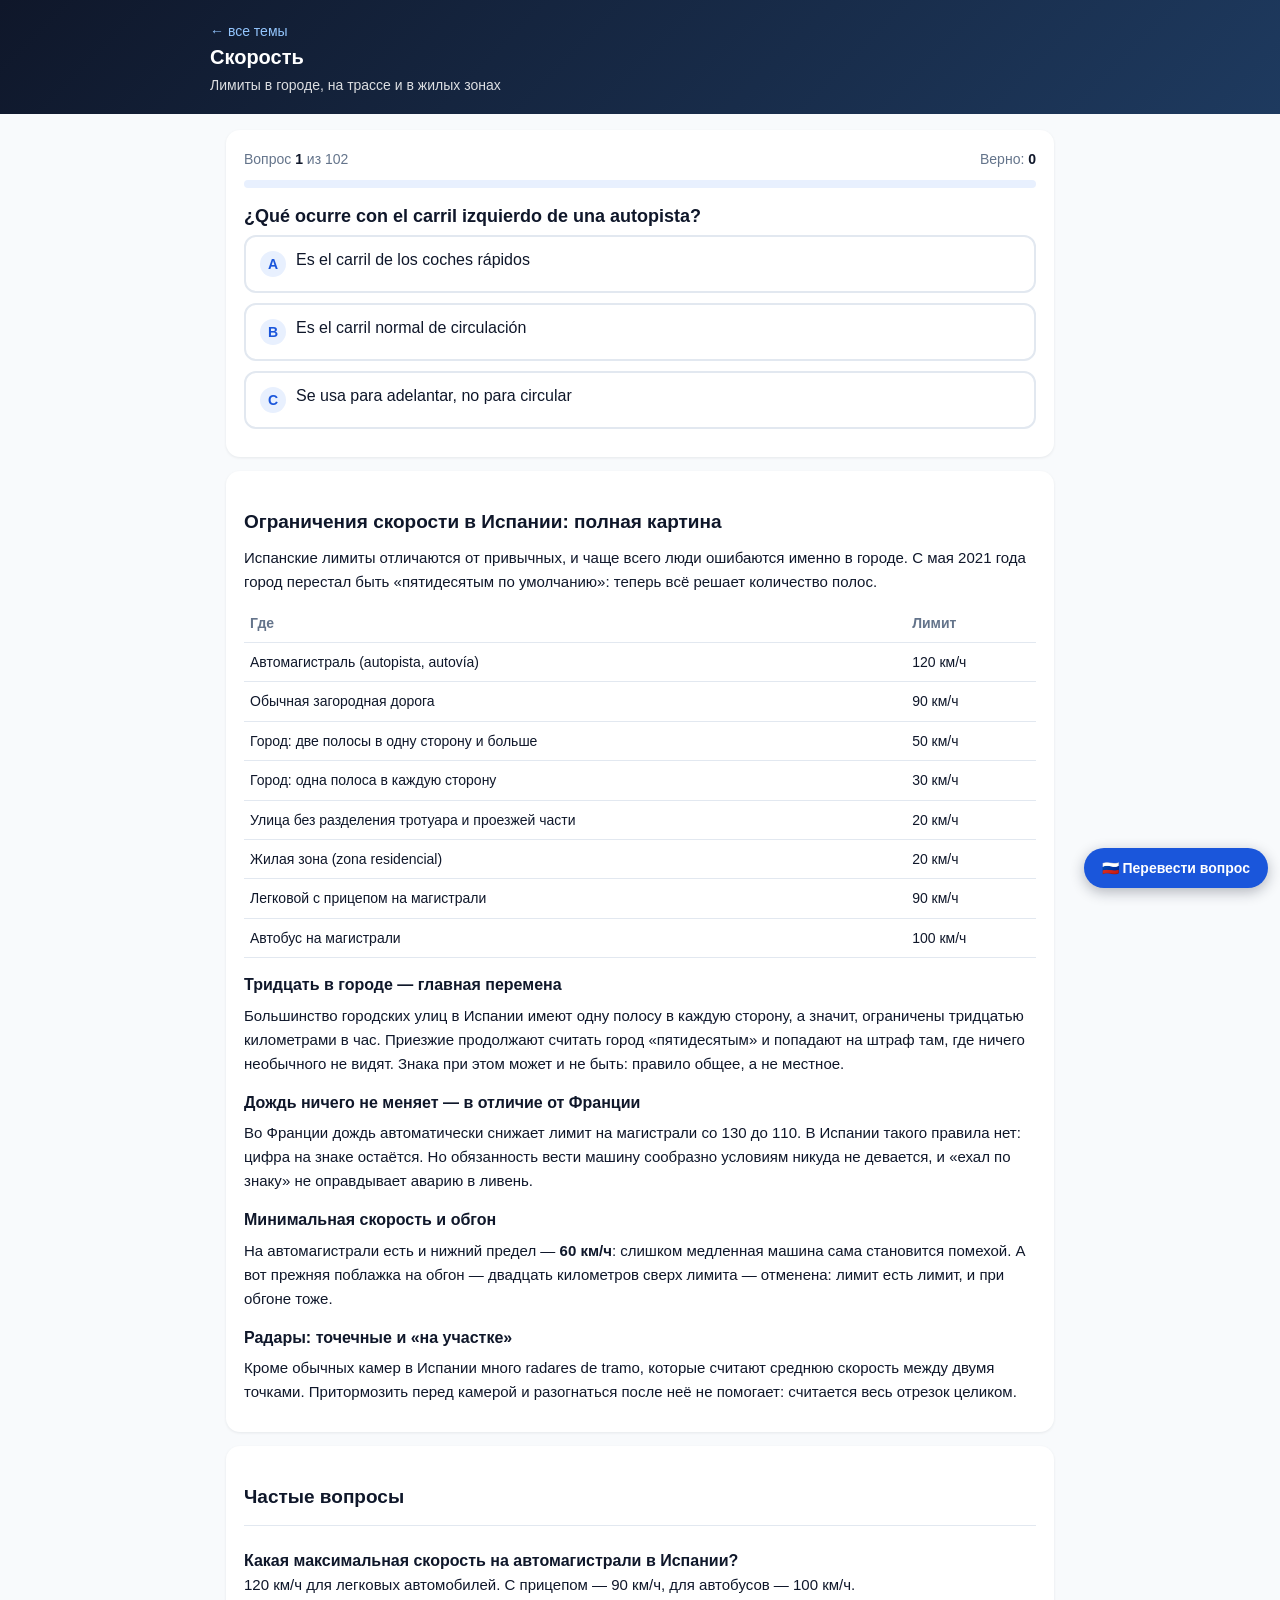
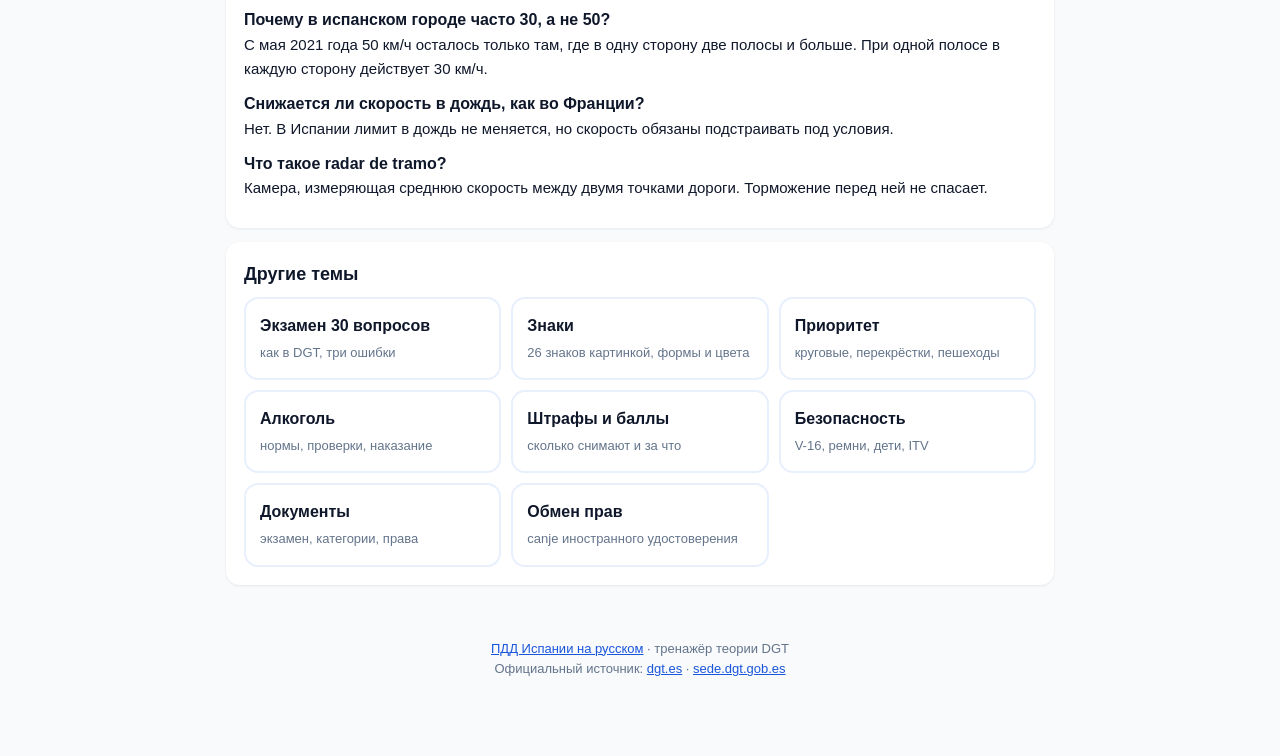
<file: velocidad.html>
<!DOCTYPE html>
<html lang="ru">
<head>
<meta charset="UTF-8">
<meta name="viewport" content="width=device-width, initial-scale=1.0">
<meta http-equiv="Cache-Control" content="no-cache, no-store, must-revalidate">
<meta http-equiv="Pragma" content="no-cache">
<meta http-equiv="Expires" content="0">
<title>Скорость в Испании — лимиты 120, 90, 50 и 30 км/ч, тест на русском</title>
<meta name="description" content="Ограничения скорости в Испании на русском: 120 на автомагистрали, 90 на обычной дороге, 50 и 30 в городе, 20 на единой платформе. Штрафы за превышение и тест с переводом.">
<meta name="keywords" content="скорость в Испании, лимит скорости Испания, 30 км/ч Испания, velocidad máxima España, штраф за превышение Испания, радары Испания">
<meta property="og:title" content="Скорость в Испании — лимиты 120, 90, 50 и 30 км/ч, тест на русском">
<meta property="og:description" content="Ограничения скорости в Испании на русском: 120 на автомагистрали, 90 на обычной дороге, 50 и 30 в городе, 20 на единой платформе. Штрафы за превышение и тест с переводом.">
<meta property="og:type" content="article">
<meta name="theme-color" content="#0f172a">
<script async src="https://www.googletagmanager.com/gtag/js?id=G-8PW35WG9M5"></script>
<script>window.dataLayer=window.dataLayer||[];function gtag(){dataLayer.push(arguments);}gtag('js',new Date());gtag('config','G-8PW35WG9M5');</script>
<script async src="https://pagead2.googlesyndication.com/pagead/js/adsbygoogle.js?client=ca-pub-7529900678975882" crossorigin="anonymous"></script>
<link rel="canonical" href="https://braxno-dotcom.github.io/pdd-es/velocidad.html">
<link rel="manifest" href="manifest.json">
<link rel="apple-touch-icon" href="icono-180.png">
<link rel="icon" type="image/svg+xml" href="data:image/svg+xml,<svg xmlns='http://www.w3.org/2000/svg' viewBox='0 0 100 100'><circle cx='50' cy='50' r='48' fill='%230f172a' stroke='%231a56db' stroke-width='4'/><text x='50' y='40' text-anchor='middle' font-size='20' font-weight='bold' fill='%2360a5fa'>DGT</text><text x='50' y='62' text-anchor='middle' font-size='13' fill='white'>España</text><text x='50' y='80' text-anchor='middle' font-size='13' fill='%23f87171'>RU</text></svg>">
<link rel="stylesheet" href="estilo.css?v=20261026a">
<script type="application/ld+json">{"@context":"https://schema.org","@type":"FAQPage","mainEntity":[{"@type":"Question","name":"Какая максимальная скорость на автомагистрали в Испании?","acceptedAnswer":{"@type":"Answer","text":"120 км/ч для легковых автомобилей. С прицепом — 90 км/ч, для автобусов — 100 км/ч."}},{"@type":"Question","name":"Почему в испанском городе часто 30, а не 50?","acceptedAnswer":{"@type":"Answer","text":"С мая 2021 года 50 км/ч осталось только там, где в одну сторону две полосы и больше. При одной полосе в каждую сторону действует 30 км/ч."}},{"@type":"Question","name":"Снижается ли скорость в дождь, как во Франции?","acceptedAnswer":{"@type":"Answer","text":"Нет. В Испании лимит в дождь не меняется, но скорость обязаны подстраивать под условия."}},{"@type":"Question","name":"Что такое radar de tramo?","acceptedAnswer":{"@type":"Answer","text":"Камера, измеряющая среднюю скорость между двумя точками дороги. Торможение перед ней не спасает."}}]}</script>
</head>
<body>

<header>
  <div class="caja">
    <a class="inicio" href="index.html">← все темы</a>
    <h1>Скорость</h1>
    <p>Лимиты в городе, на трассе и в жилых зонах</p>
  </div>
</header>

<main>
  <div class="tarjeta">
    <div class="marcador"><span id="contador"></span><span id="puntos"></span></div>
    <div class="barra"><div id="barra"></div></div>
    <div id="zona"></div>
  </div>

  <div class="tarjeta articulo">
    <h2>Ограничения скорости в Испании: полная картина</h2>
    <p>Испанские лимиты отличаются от привычных, и чаще всего люди ошибаются именно в городе.
    С мая 2021 года город перестал быть «пятидесятым по умолчанию»: теперь всё решает
    количество полос.</p>
    <table>
      <tr><th>Где</th><th>Лимит</th></tr>
      <tr><td>Автомагистраль (autopista, autovía)</td><td>120 км/ч</td></tr>
      <tr><td>Обычная загородная дорога</td><td>90 км/ч</td></tr>
      <tr><td>Город: две полосы в одну сторону и больше</td><td>50 км/ч</td></tr>
      <tr><td>Город: одна полоса в каждую сторону</td><td>30 км/ч</td></tr>
      <tr><td>Улица без разделения тротуара и проезжей части</td><td>20 км/ч</td></tr>
      <tr><td>Жилая зона (zona residencial)</td><td>20 км/ч</td></tr>
      <tr><td>Легковой с прицепом на магистрали</td><td>90 км/ч</td></tr>
      <tr><td>Автобус на магистрали</td><td>100 км/ч</td></tr>
    </table>

    <h3>Тридцать в городе — главная перемена</h3>
    <p>Большинство городских улиц в Испании имеют одну полосу в каждую сторону, а значит,
    ограничены тридцатью километрами в час. Приезжие продолжают считать город
    «пятидесятым» и попадают на штраф там, где ничего необычного не видят. Знака при этом
    может и не быть: правило общее, а не местное.</p>

    <h3>Дождь ничего не меняет — в отличие от Франции</h3>
    <p>Во Франции дождь автоматически снижает лимит на магистрали со 130 до 110. В Испании
    такого правила нет: цифра на знаке остаётся. Но обязанность вести машину сообразно
    условиям никуда не девается, и «ехал по знаку» не оправдывает аварию в ливень.</p>

    <h3>Минимальная скорость и обгон</h3>
    <p>На автомагистрали есть и нижний предел — <b>60 км/ч</b>: слишком медленная машина
    сама становится помехой. А вот прежняя поблажка на обгон — двадцать километров сверх
    лимита — отменена: лимит есть лимит, и при обгоне тоже.</p>

    <h3>Радары: точечные и «на участке»</h3>
    <p>Кроме обычных камер в Испании много <span lang="es">radares de tramo</span>, которые
    считают среднюю скорость между двумя точками. Притормозить перед камерой и разогнаться
    после неё не помогает: считается весь отрезок целиком.</p>
  </div>

  <div class="tarjeta articulo">
    <h2>Частые вопросы</h2>
    <div class="faq">
      <b>Какая максимальная скорость на автомагистрали в Испании?</b>
      <p>120 км/ч для легковых автомобилей. С прицепом — 90 км/ч, для автобусов — 100 км/ч.</p>
      <b>Почему в испанском городе часто 30, а не 50?</b>
      <p>С мая 2021 года 50 км/ч осталось только там, где в одну сторону две полосы и больше. При одной полосе в каждую сторону действует 30 км/ч.</p>
      <b>Снижается ли скорость в дождь, как во Франции?</b>
      <p>Нет. В Испании лимит в дождь не меняется, но скорость обязаны подстраивать под условия.</p>
      <b>Что такое radar de tramo?</b>
      <p>Камера, измеряющая среднюю скорость между двумя точками дороги. Торможение перед ней не спасает.</p>
    </div>
  </div>


  <div class="tarjeta">
    <h2>Другие темы</h2>
    <div class="temas">
      <a class="tema" href="test.html"><b>Экзамен 30 вопросов</b><span>как в DGT, три ошибки</span></a>
      <a class="tema" href="senales.html"><b>Знаки</b><span>26 знаков картинкой, формы и цвета</span></a>
      <a class="tema" href="prioridad.html"><b>Приоритет</b><span>круговые, перекрёстки, пешеходы</span></a>
      <a class="tema" href="alcohol.html"><b>Алкоголь</b><span>нормы, проверки, наказание</span></a>
      <a class="tema" href="multas.html"><b>Штрафы и баллы</b><span>сколько снимают и за что</span></a>
      <a class="tema" href="seguridad.html"><b>Безопасность</b><span>V-16, ремни, дети, ITV</span></a>
      <a class="tema" href="documentos.html"><b>Документы</b><span>экзамен, категории, права</span></a>
      <a class="tema" href="canje.html"><b>Обмен прав</b><span>canje иностранного удостоверения</span></a>
    </div>
  </div>
</main>

<footer>
  <a href="index.html">ПДД Испании на русском</a> · тренажёр теории DGT<br>
  Официальный источник: <a href="https://www.dgt.es" rel="nofollow">dgt.es</a> ·
  <a href="https://sede.dgt.gob.es" rel="nofollow">sede.dgt.gob.es</a>
</footer>

<script>window.MODO = {tema: "velocidad", examen: false};</script>

<script src="preguntas.js?v=20261026a"></script>
<script src="preguntas-auto.js?v=20261026a"></script>
<script src="motor.js?v=20261026a"></script>
</body>
</html>
</file>
<file: estilo.css>
/* Общий стиль сайта ПДД Испании. Тёмно-синий как у французского сайта —
   это один продукт, только другая страна. Мобильный вид главный: почти все
   заходят с телефона, поэтому карточки, а не таблицы. */
* { margin: 0; padding: 0; box-sizing: border-box; }

:root {
  --azul: #1a56db;
  --azul-osc: #1e3a5f;
  --azul-claro: #e8f0fe;
  --rojo: #dc2626;
  --verde: #16a34a;
  --naranja: #ea580c;
  --oscuro: #0f172a;
  --gris: #64748b;
  --claro: #f8fafc;
}

body {
  font-family: -apple-system, BlinkMacSystemFont, "Segoe UI", Roboto, sans-serif;
  background: var(--claro);
  color: var(--oscuro);
  line-height: 1.6;
  -webkit-text-size-adjust: 100%;
}

header {
  background: linear-gradient(135deg, var(--oscuro), var(--azul-osc));
  color: #fff;
  padding: 18px 16px;
}
header .caja { max-width: 860px; margin: 0 auto; }
header h1 { font-size: 20px; line-height: 1.3; }
header p { font-size: 14px; opacity: .85; margin-top: 4px; }
header a.inicio { color: #93c5fd; text-decoration: none; font-size: 14px; }

main { max-width: 860px; margin: 0 auto; padding: 16px; }

.tarjeta {
  background: #fff;
  border-radius: 14px;
  padding: 18px;
  margin-bottom: 14px;
  box-shadow: 0 1px 3px rgba(15, 23, 42, .08);
}
.tarjeta h2 { font-size: 18px; margin-bottom: 8px; }
.tarjeta h3 { font-size: 16px; margin: 14px 0 6px; }
.tarjeta p, .tarjeta li { font-size: 15px; }
.tarjeta ul { padding-left: 20px; margin: 8px 0; }

.temas { display: grid; grid-template-columns: repeat(auto-fit, minmax(200px, 1fr)); gap: 10px; }
.tema {
  display: block;
  background: #fff;
  border: 2px solid var(--azul-claro);
  border-radius: 14px;
  padding: 14px;
  text-decoration: none;
  color: var(--oscuro);
}
.tema:active { border-color: var(--azul); }
.tema b { display: block; font-size: 16px; }
.tema span { font-size: 13px; color: var(--gris); }

.boton {
  display: inline-block;
  background: var(--azul);
  color: #fff;
  border: none;
  border-radius: 12px;
  padding: 14px 22px;
  font-size: 16px;
  font-weight: 600;
  text-decoration: none;
  cursor: pointer;
  width: 100%;
  text-align: center;
}
.boton.secundario { background: #fff; color: var(--azul); border: 2px solid var(--azul); }
.boton + .boton { margin-top: 10px; }

/* --- тест --- */
.barra { height: 8px; background: var(--azul-claro); border-radius: 4px; overflow: hidden; margin-bottom: 14px; }
.barra div { height: 100%; background: var(--azul); width: 0; transition: width .25s; }

.marcador { display: flex; justify-content: space-between; font-size: 14px; color: var(--gris); margin-bottom: 10px; }
.marcador b { color: var(--oscuro); }

.pregunta-es { font-size: 18px; font-weight: 600; margin-bottom: 4px; }
.pregunta-ru { font-size: 15px; color: var(--gris); margin-bottom: 14px; }

.opcion {
  display: block;
  width: 100%;
  text-align: left;
  background: #fff;
  border: 2px solid #e2e8f0;
  border-radius: 12px;
  padding: 14px;
  margin-bottom: 10px;
  font-size: 16px;
  cursor: pointer;
  font-family: inherit;
  color: var(--oscuro);
}
.opcion:disabled { cursor: default; }
.opcion.bien { border-color: var(--verde); background: #f0fdf4; }
.opcion.mal { border-color: var(--rojo); background: #fef2f2; }

.aviso { font-size: 14px; padding: 12px; border-radius: 10px; margin-bottom: 12px; }
.aviso.bien { background: #f0fdf4; color: #166534; }
.aviso.mal { background: #fef2f2; color: #991b1b; }

.resultado { text-align: center; }
.resultado .nota { font-size: 44px; font-weight: 700; margin: 8px 0; }
.resultado .aprobado { color: var(--verde); }
.resultado .suspenso { color: var(--rojo); }

.fallo { border-left: 4px solid var(--rojo); padding: 10px 12px; margin-bottom: 10px; background: #fff; border-radius: 0 10px 10px 0; text-align: left; }
.fallo .es { font-weight: 600; font-size: 15px; }
.fallo .ru { font-size: 14px; color: var(--gris); }
.fallo .ok { font-size: 14px; color: var(--verde); margin-top: 4px; }

.lucia {
  background: linear-gradient(135deg, #1e3a5f, #0f172a);
  color: #fff;
  border-radius: 14px;
  padding: 18px;
  margin-bottom: 14px;
}
.lucia h2 { font-size: 17px; margin-bottom: 6px; }
.lucia p { font-size: 14px; opacity: .9; margin-bottom: 12px; }
.lucia a { background: #fff; color: var(--azul-osc); }

footer { text-align: center; padding: 24px 16px; color: var(--gris); font-size: 13px; }
footer a { color: var(--azul); }

.nota-pie { font-size: 13px; color: var(--gris); margin-top: 10px; }

/* --- перевод вариантов и кнопка-переключатель --- */
/* ⚠️ Перевод по умолчанию виден: сайт для тех, кто испанского ещё не знает.
   Класс sin-ru на body прячет русский — режим «как в зале экзамена». */
.opcion .es { display: block; }
.opcion .ru { display: block; font-size: 14px; color: var(--gris); margin-top: 2px; }
body.sin-ru .opcion .ru,
body.sin-ru .pregunta-ru { display: none; }

.traducir {
  position: fixed;
  right: 12px;
  bottom: 12px;
  z-index: 50;
  background: var(--oscuro);
  color: #fff;
  border: none;
  border-radius: 999px;
  padding: 12px 18px;
  font-size: 14px;
  font-weight: 600;
  font-family: inherit;
  box-shadow: 0 4px 14px rgba(15, 23, 42, .3);
  cursor: pointer;
}
body.sin-ru .traducir { background: var(--azul); }

.fallo .por { font-size: 14px; color: var(--oscuro); margin-top: 6px; }
.aviso b { font-weight: 700; }

/* Хвост страницы не должен прятаться под плавающей кнопкой. */
footer { padding-bottom: 76px; }

/* --- длинные текстовые блоки для поиска --- */
.articulo h2 { font-size: 19px; margin: 18px 0 8px; }
.articulo h3 { font-size: 16px; margin: 14px 0 6px; }
.articulo p { margin-bottom: 10px; }
.articulo table { width: 100%; border-collapse: collapse; margin: 10px 0; font-size: 14px; }
.articulo td, .articulo th { border-bottom: 1px solid #e2e8f0; padding: 8px 6px; text-align: left; }
.articulo th { color: var(--gris); font-weight: 600; }
.faq { border-top: 1px solid #e2e8f0; padding-top: 12px; margin-top: 12px; }
.faq b { display: block; margin-top: 10px; }

/* --- знак над вопросом --- */
/* Знак — главное в вопросе, поэтому он крупный и по центру. На телефоне
   120 пикселей читаются так же, как настоящий знак на подъезде: по форме и цвету. */
.senal { text-align: center; margin: 0 0 14px; }
.senal svg { width: 120px; height: 120px; }
.senal-min { float: left; margin: 0 10px 6px 0; }
.senal-min svg { width: 52px; height: 52px; }
.fallo { overflow: hidden; }

/* --- вариант ответа: буква слева, перевод в скобках рядом (как у французского сайта) --- */
.opcion { display: flex; align-items: flex-start; gap: 10px; }
.opcion .letra {
  flex: 0 0 26px;
  height: 26px;
  border-radius: 50%;
  background: var(--azul-claro);
  color: var(--azul);
  font-weight: 700;
  font-size: 14px;
  line-height: 26px;
  text-align: center;
}
.opcion .texto { flex: 1; }
.opcion .es { display: inline; }
.opcion .ru { display: inline; font-size: 14px; color: var(--gris); margin-top: 0; }
.opcion.bien .letra { background: #dcfce7; color: var(--verde); }
.opcion.mal .letra { background: #fee2e2; color: var(--rojo); }
</file>
